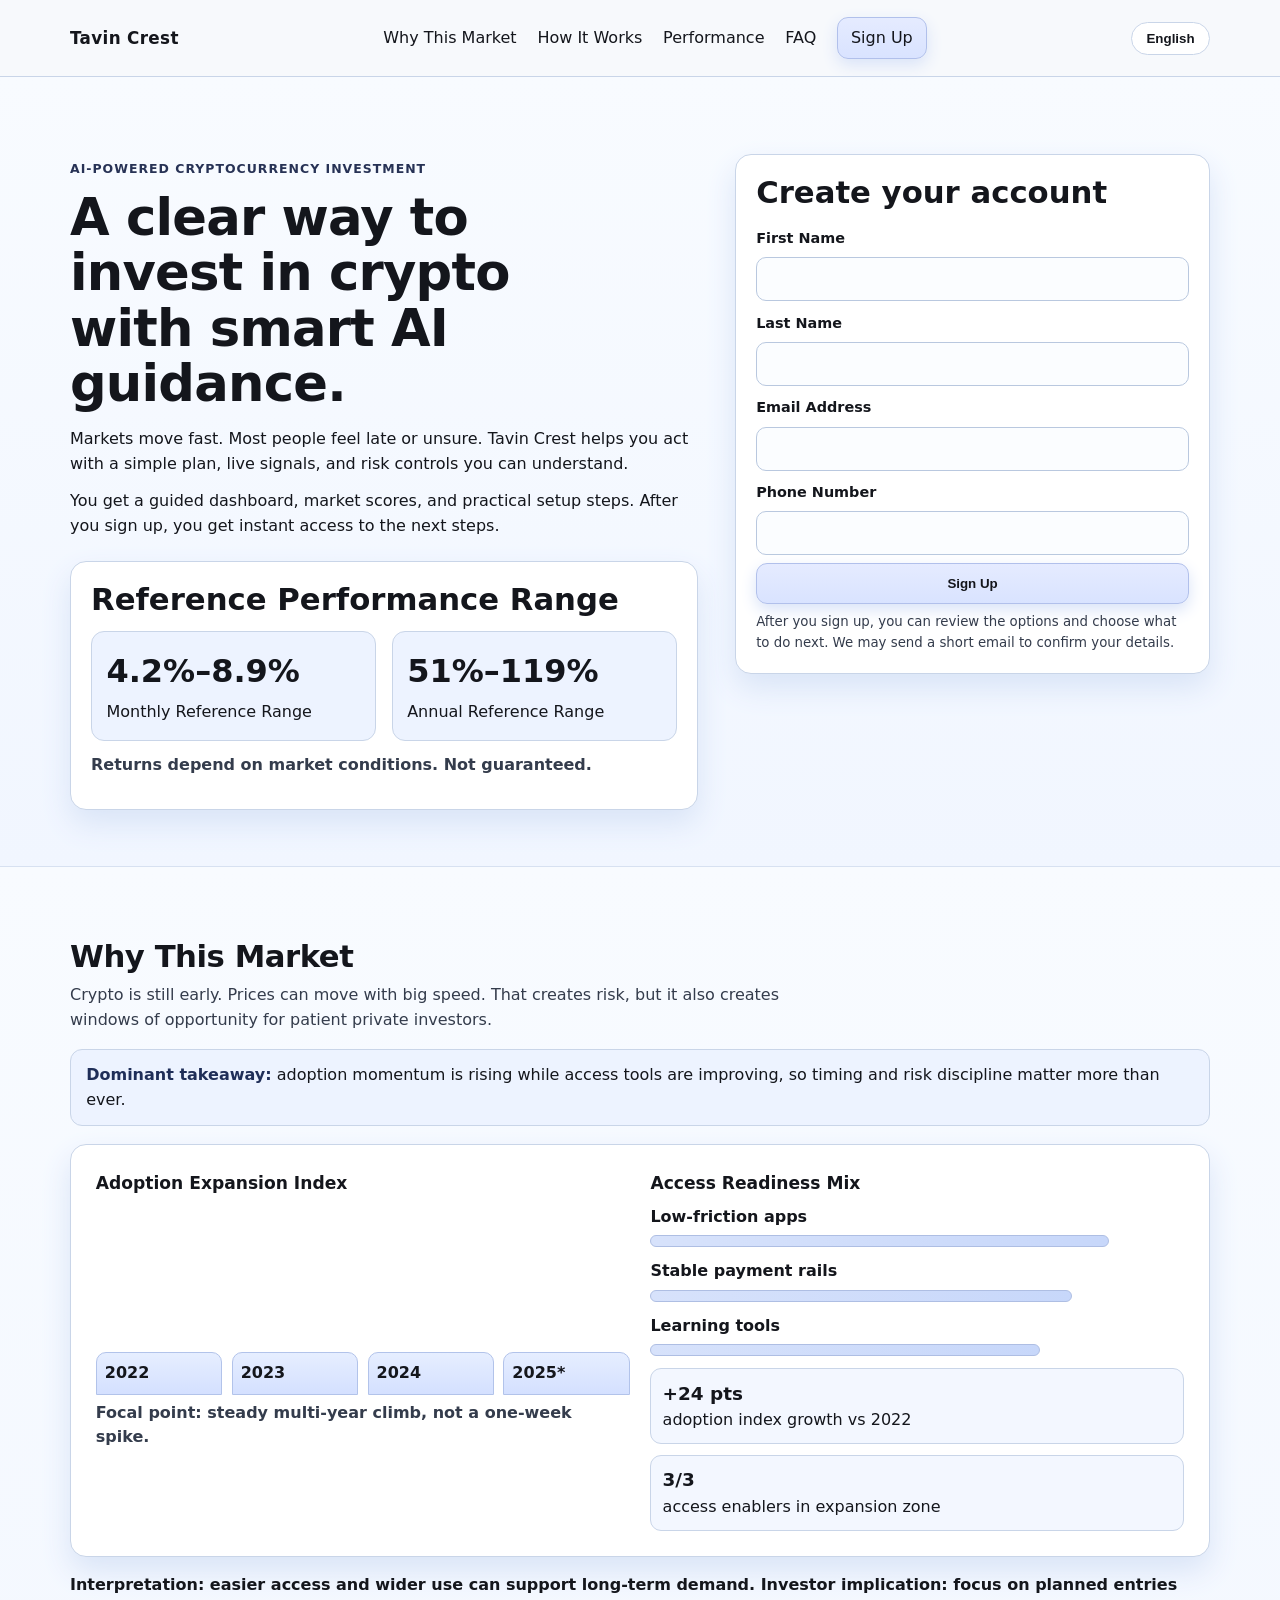
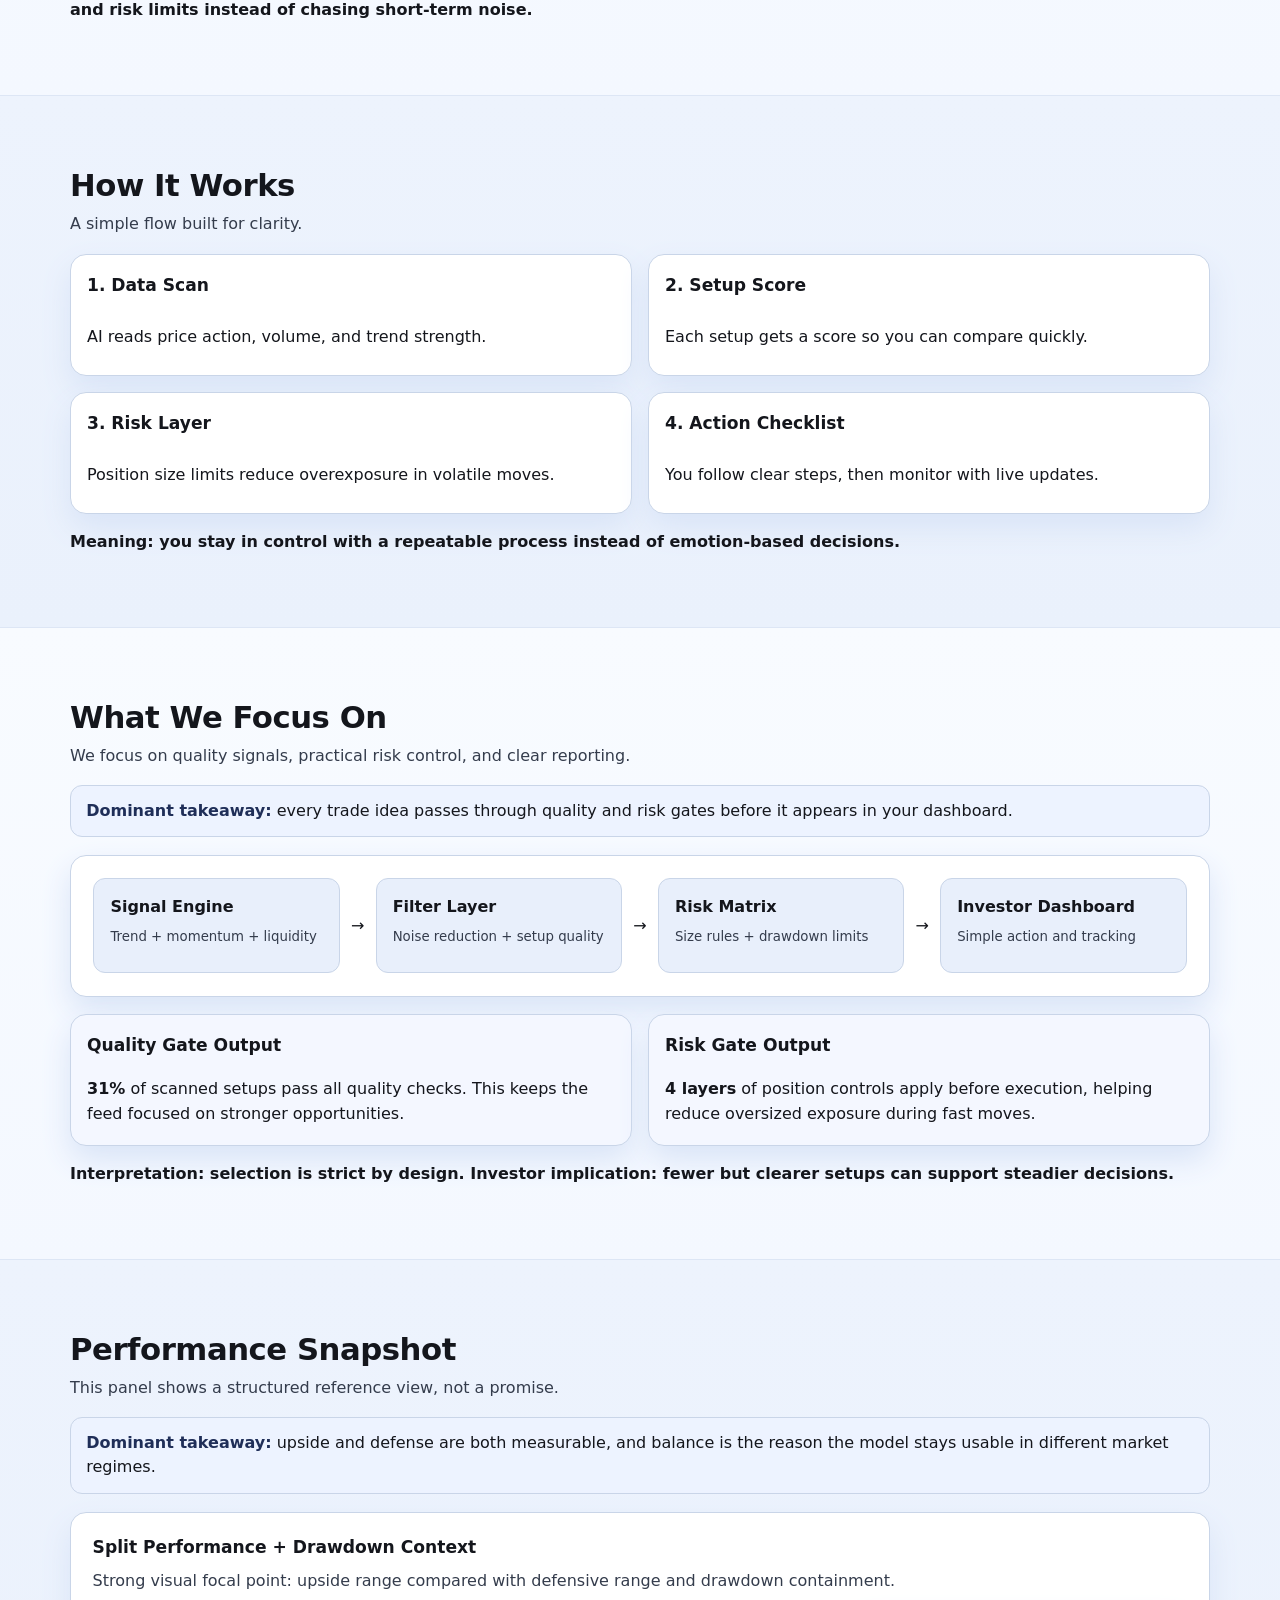
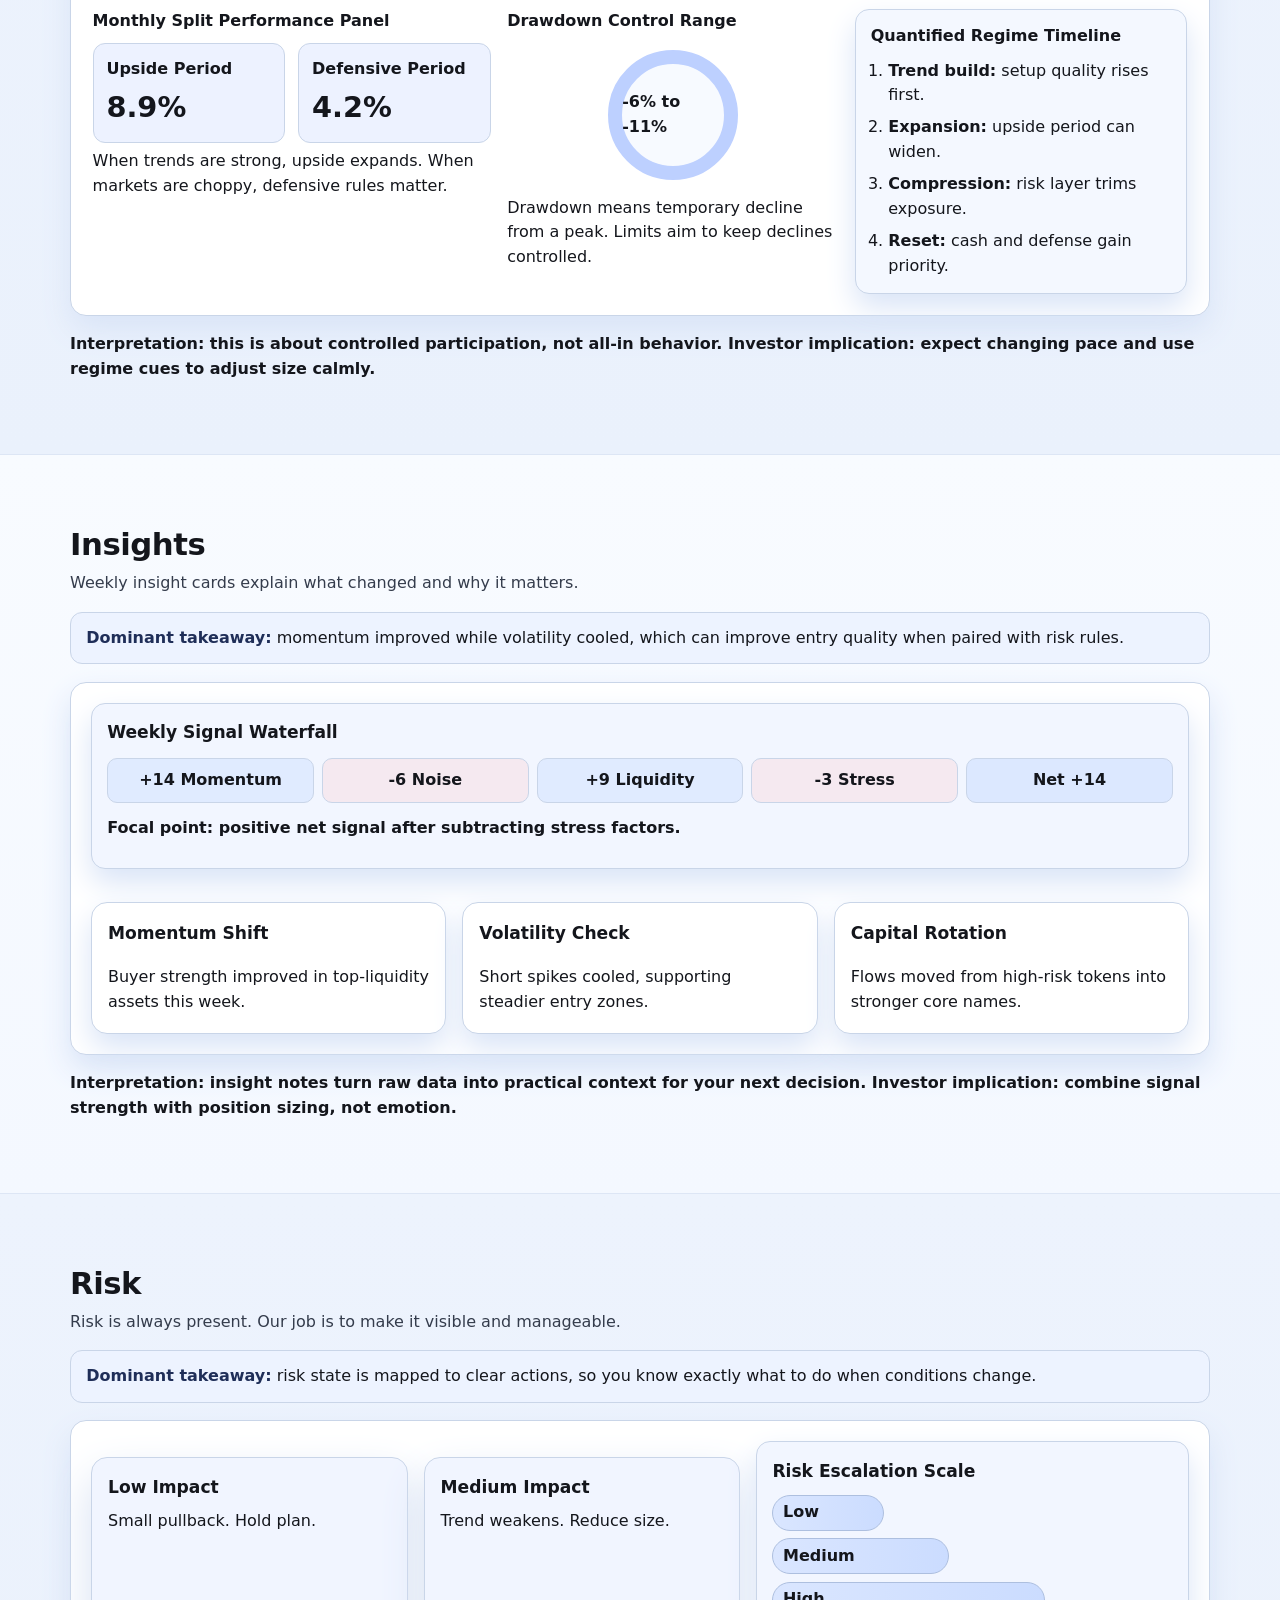
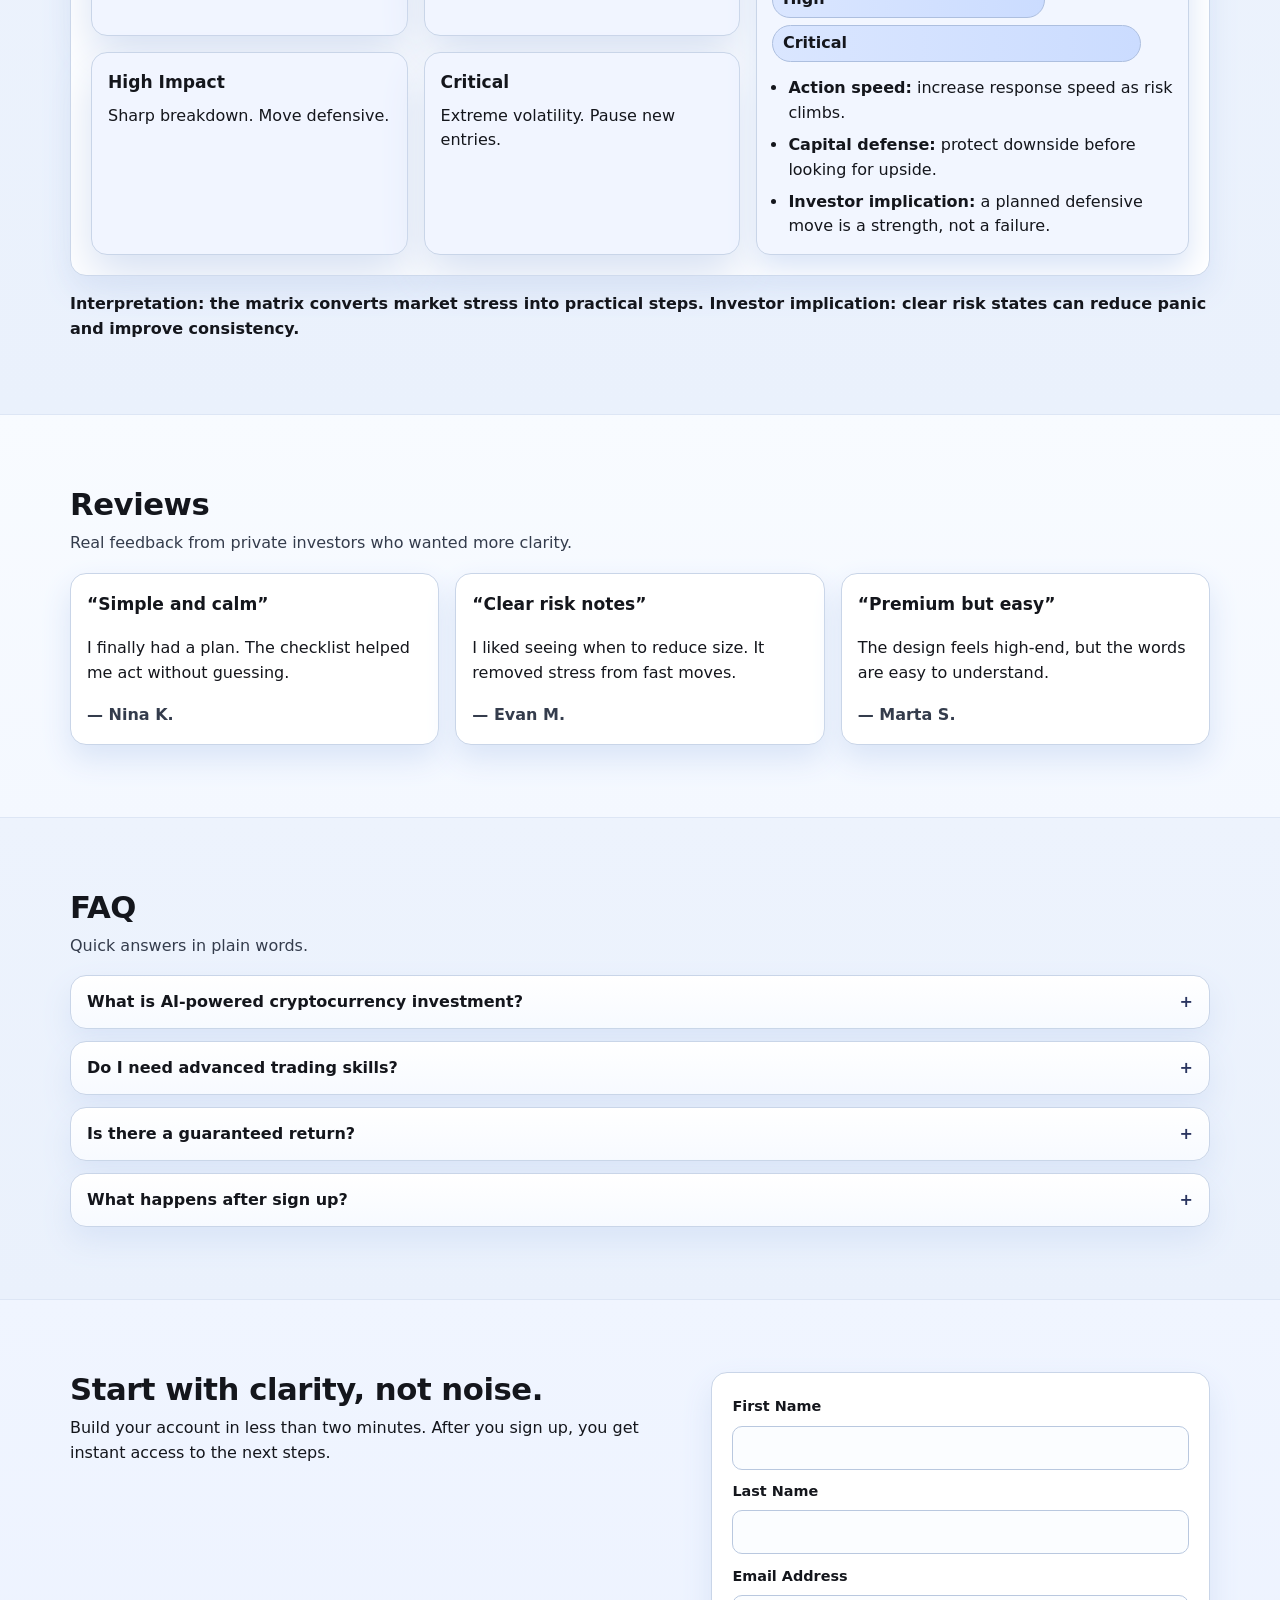
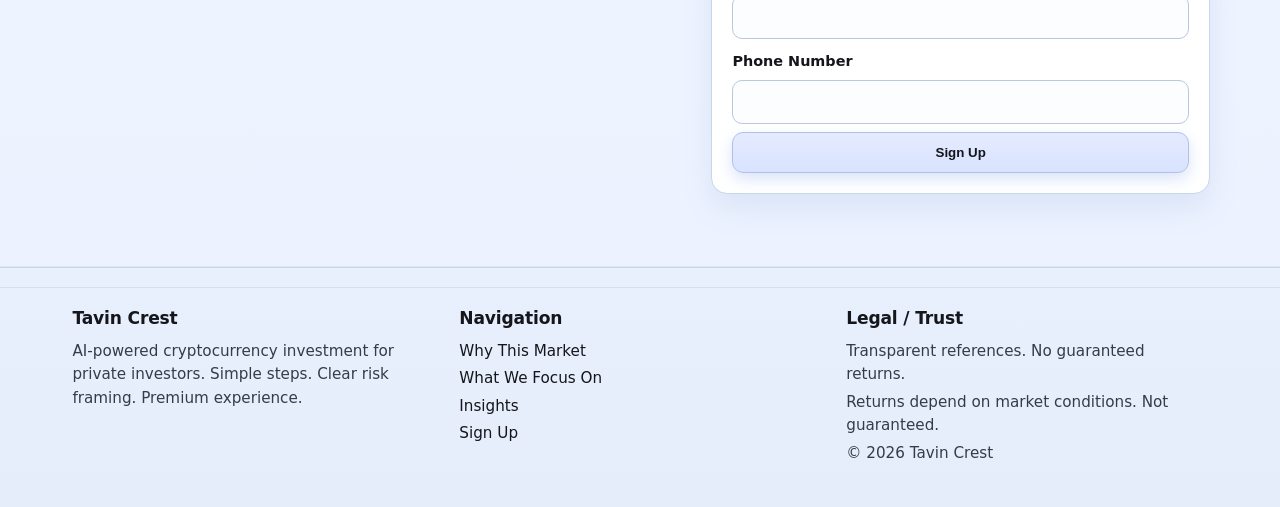
<file: index.html>
<!doctype html>
<html lang="en">
<head>
  <meta charset="UTF-8" />
  <meta name="viewport" content="width=device-width, initial-scale=1.0" />
  <title>Tavin Crest | AI-Powered Cryptocurrency Investment Platform</title>
  <meta name="description" content="Discover a clear, premium way to explore AI-powered cryptocurrency investment with simple steps, risk controls, and transparent performance references." />
  <link rel="canonical" href="https://tavincrest.com/" />
  <link rel="alternate" hreflang="x-default" href="https://tavincrest.com/" />
  <link rel="alternate" hreflang="de" href="https://tavincrest.com/de/" />
  <link rel="alternate" hreflang="fr" href="https://tavincrest.com/fr/" />
  <link rel="alternate" hreflang="es" href="https://tavincrest.com/es/" />
  <link rel="alternate" hreflang="it" href="https://tavincrest.com/it/" />
  <link rel="alternate" hreflang="tr" href="https://tavincrest.com/tr/" />
  <link rel="alternate" hreflang="pt" href="https://tavincrest.com/pt/" />
  <link rel="alternate" hreflang="jp" href="https://tavincrest.com/jp/" />
  <link rel="alternate" hreflang="sk" href="https://tavincrest.com/sk/" />
  <link rel="alternate" hreflang="be" href="https://tavincrest.com/be/" />
  <meta property="og:type" content="website" />
  <meta property="og:title" content="Tavin Crest | AI-Powered Cryptocurrency Investment Platform" />
  <meta property="og:description" content="Discover a clear, premium way to explore AI-powered cryptocurrency investment with simple steps, risk controls, and transparent performance references." />
  <meta property="og:url" content="https://tavincrest.com/" />
  <meta property="og:site_name" content="Tavin Crest" />
  <meta name="twitter:card" content="summary_large_image" />
  <meta name="twitter:title" content="Tavin Crest | AI-Powered Cryptocurrency Investment Platform" />
  <meta name="twitter:description" content="Discover a clear, premium way to explore AI-powered cryptocurrency investment with simple steps, risk controls, and transparent performance references." />
  <link rel="stylesheet" href="/assets/style.css" />
  <script type="application/ld+json">{"@context":"https://schema.org","@type":"Organization","name":"Tavin Crest","url":"https://tavincrest.com","logo":"https://tavincrest.com/assets/logo-mark.png"}</script>
  <script type="application/ld+json">{"@context":"https://schema.org","@type":"WebSite","name":"Tavin Crest","url":"https://tavincrest.com"}</script>
  <script type="application/ld+json">{"@context":"https://schema.org","@type":"FAQPage","mainEntity":[
      {"@type":"Question","name":"What is Tavin Crest?","acceptedAnswer":{"@type":"Answer","text":"Tavin Crest is an AI-powered cryptocurrency investment platform designed for private investors who want a clear process and transparent data."}},
      {"@type":"Question","name":"How does the AI help?","acceptedAnswer":{"@type":"Answer","text":"The AI scans market data, scores setup quality, and highlights where risk and momentum are balanced in simple terms."}},
      {"@type":"Question","name":"Are returns guaranteed?","acceptedAnswer":{"@type":"Answer","text":"No. Returns depend on market conditions. Not guaranteed."}},
      {"@type":"Question","name":"What happens after I sign up?","acceptedAnswer":{"@type":"Answer","text":"After you sign up, you will see a clear setup checklist and can review the options and choose what to do next."}}
    ]}</script>
  <script type="application/ld+json">{"@context":"https://schema.org","@type":"Review","itemReviewed":{"@type":"Service","name":"Tavin Crest Platform"},"author":{"@type":"Person","name":"Evan M."},"reviewRating":{"@type":"Rating","ratingValue":"5","bestRating":"5"},"reviewBody":"The setup was clear, the dashboard was easy to read, and the risk notes helped me make calm decisions."}</script>
</head>
<body>
  <header class="site-header">
    <div class="container nav-wrap">
      <a href="/" class="brand">Tavin Crest</a>
      <nav class="desktop-nav" aria-label="Primary">
        <a href="#why">Why This Market</a><a href="#how">How It Works</a><a href="#snapshot">Performance</a><a href="#faq">FAQ</a><a href="#signup" class="btn btn-small">Sign Up</a>
      </nav>
      <div class="lang-switcher">
        <button class="lang-current" aria-haspopup="true" aria-expanded="false">English</button>
        <div class="lang-dropdown">
            <ul class="lang-list" role="menu" aria-label="Choose language">
              <li><a href="/" role="menuitem"><span class="flag">🇬🇧</span><span>English</span></a></li>
              <li><a href="/de/" role="menuitem"><span class="flag">🇩🇪</span><span>Deutsch</span></a></li>
              <li><a href="/fr/" role="menuitem"><span class="flag">🇫🇷</span><span>Français</span></a></li>
              <li><a href="/es/" role="menuitem"><span class="flag">🇪🇸</span><span>Español</span></a></li>
              <li><a href="/it/" role="menuitem"><span class="flag">🇮🇹</span><span>Italiano</span></a></li>
              <li><a href="/tr/" role="menuitem"><span class="flag">🇹🇷</span><span>Türkçe</span></a></li>
              <li><a href="/pt/" role="menuitem"><span class="flag">🇵🇹</span><span>Português</span></a></li>
              <li><a href="/jp/" role="menuitem"><span class="flag">🇯🇵</span><span>日本語</span></a></li>
              <li><a href="/sk/" role="menuitem"><span class="flag-sk" aria-hidden="true"><svg viewBox="0 0 32 24" xmlns="http://www.w3.org/2000/svg"><rect width="32" height="8" fill="#ffffff"/><rect y="8" width="32" height="8" fill="#0b4ea2"/><rect y="16" width="32" height="8" fill="#d7141a"/><path d="M10 4.5c3.8 0 6.9 2.9 6.9 6.6v4.1c0 2.4-2.3 4.3-4.9 4.3S7 17.6 7 15.2v-4.1c0-3.7 3.1-6.6 6.9-6.6z" fill="#ffffff" stroke="#0b4ea2" stroke-width="0.5"/><path d="M9.1 8.2h5.8v2H9.1zm1.9-2.1h2v6.2h-2z" fill="#d7141a"/><path d="M8.7 14.8h6.6l-3.3 3.3z" fill="#0b4ea2"/></svg></span><span>Slovenčina</span></a></li>
              <li><a href="/be/" role="menuitem"><span class="flag">🇧🇾</span><span>Беларуская</span></a></li>
            </ul>
        </div>
      </div>
      <button class="menu-toggle" aria-label="Open menu" aria-expanded="false" aria-controls="mobile-drawer">☰</button>
    </div>
  </header>

  <div class="menu-backdrop" hidden></div>
  <aside id="mobile-drawer" class="mobile-drawer" aria-hidden="true">
    <button class="menu-close" aria-label="Close menu">✕</button>
    <nav aria-label="Mobile">
      <a href="#why">Why This Market</a>
      <a href="#how">How It Works</a>
      <a href="#focus">What We Focus On</a>
      <a href="#snapshot">Performance Snapshot</a>
      <a href="#insights">Insights</a>
      <a href="#risk">Risk</a>
      <a href="#reviews">Reviews</a>
      <a href="#faq">FAQ</a>
      <a href="#signup" class="btn">Sign Up</a>
    </nav>
  </aside>

  <main>
    <section class="hero">
      <div class="container hero-grid">
        <div>
          <p class="eyebrow">AI-Powered Cryptocurrency Investment</p>
          <h1>A clear way to invest in crypto with smart AI guidance.</h1>
          <p>Markets move fast. Most people feel late or unsure. Tavin Crest helps you act with a simple plan, live signals, and risk controls you can understand.</p>
          <p>You get a guided dashboard, market scores, and practical setup steps. After you sign up, you get instant access to the next steps.</p>
          <div class="perf-panel">
            <h2>Reference Performance Range</h2>
            <div class="range-grid">
              <div><span class="big">4.2%–8.9%</span><span>Monthly Reference Range</span></div>
              <div><span class="big">51%–119%</span><span>Annual Reference Range</span></div>
            </div>
            <p>Returns depend on market conditions. Not guaranteed.</p>
          </div>
        </div>
        <form class="form-card" id="signup">
          <h2>Create your account</h2>
          <label for="first">First Name</label>
          <input id="first" name="first" type="text" required />
          <label for="last">Last Name</label>
          <input id="last" name="last" type="text" required />
          <label for="email">Email Address</label>
          <input id="email" name="email" type="email" required />
          <label for="phone">Phone Number</label>
          <input id="phone" name="phone" type="tel" required />
          <button class="btn" type="submit">Sign Up</button>
          <small>After you sign up, you can review the options and choose what to do next. We may send a short email to confirm your details.</small>
        </form>
      </div>
    </section>

        <section id="why" class="section">
      <div class="container">
        <h2>Why This Market</h2>
        <p>Crypto is still early. Prices can move with big speed. That creates risk, but it also creates windows of opportunity for patient private investors.</p>
        <div class="data-takeaway">
          <strong>Dominant takeaway:</strong> adoption momentum is rising while access tools are improving, so timing and risk discipline matter more than ever.
        </div>
        <div class="visual-large split-bars feature-panel">
          <div class="bar-col">
            <h3>Adoption Expansion Index</h3>
            <div class="vbar"><span style="height:36%">2022</span><span style="height:54%">2023</span><span style="height:71%">2024</span><span style="height:88%">2025*</span></div>
            <p class="panel-note">Focal point: steady multi-year climb, not a one-week spike.</p>
          </div>
          <div class="bar-col">
            <h3>Access Readiness Mix</h3>
            <div class="hbars">
              <div><strong>Low-friction apps</strong><i style="width:86%"></i></div>
              <div><strong>Stable payment rails</strong><i style="width:79%"></i></div>
              <div><strong>Learning tools</strong><i style="width:73%"></i></div>
            </div>
            <div class="metric-list">
              <div><b>+24 pts</b><span>adoption index growth vs 2022</span></div>
              <div><b>3/3</b><span>access enablers in expansion zone</span></div>
            </div>
          </div>
        </div>
        <p class="meaning">Interpretation: easier access and wider use can support long-term demand. Investor implication: focus on planned entries and risk limits instead of chasing short-term noise.</p>
      </div>
    </section>

    <section id="how" class="section alt">
      <div class="container">
        <h2>How It Works</h2>
        <p>A simple flow built for clarity.</p>
        <div class="cards four">
          <article><h3>1. Data Scan</h3><p>AI reads price action, volume, and trend strength.</p></article>
          <article><h3>2. Setup Score</h3><p>Each setup gets a score so you can compare quickly.</p></article>
          <article><h3>3. Risk Layer</h3><p>Position size limits reduce overexposure in volatile moves.</p></article>
          <article><h3>4. Action Checklist</h3><p>You follow clear steps, then monitor with live updates.</p></article>
        </div>
        <p class="meaning">Meaning: you stay in control with a repeatable process instead of emotion-based decisions.</p>
      </div>
    </section>

        <section id="focus" class="section">
      <div class="container">
        <h2>What We Focus On</h2>
        <p>We focus on quality signals, practical risk control, and clear reporting.</p>
        <div class="data-takeaway">
          <strong>Dominant takeaway:</strong> every trade idea passes through quality and risk gates before it appears in your dashboard.
        </div>
        <div class="visual-large architecture feature-panel">
          <div>Signal Engine<br><small>Trend + momentum + liquidity</small></div><span>→</span>
          <div>Filter Layer<br><small>Noise reduction + setup quality</small></div><span>→</span>
          <div>Risk Matrix<br><small>Size rules + drawdown limits</small></div><span>→</span>
          <div>Investor Dashboard<br><small>Simple action and tracking</small></div>
        </div>
        <div class="cards two detail-cards">
          <article><h3>Quality Gate Output</h3><p><b>31%</b> of scanned setups pass all quality checks. This keeps the feed focused on stronger opportunities.</p></article>
          <article><h3>Risk Gate Output</h3><p><b>4 layers</b> of position controls apply before execution, helping reduce oversized exposure during fast moves.</p></article>
        </div>
        <p class="meaning">Interpretation: selection is strict by design. Investor implication: fewer but clearer setups can support steadier decisions.</p>
      </div>
    </section>

        <section id="snapshot" class="section alt">
      <div class="container">
        <h2>Performance Snapshot</h2>
        <p>This panel shows a structured reference view, not a promise.</p>
        <div class="data-takeaway">
          <strong>Dominant takeaway:</strong> upside and defense are both measurable, and balance is the reason the model stays usable in different market regimes.
        </div>
        <div class="visual-large performance-feature">
          <div class="feature-head">
            <h3>Split Performance + Drawdown Context</h3>
            <p>Strong visual focal point: upside range compared with defensive range and drawdown containment.</p>
          </div>
          <div class="feature-grid">
            <article class="kpi"><h4>Monthly Split Performance Panel</h4><div class="dual"><div><b>Upside Period</b><strong>8.9%</strong></div><div><b>Defensive Period</b><strong>4.2%</strong></div></div><p>When trends are strong, upside expands. When markets are choppy, defensive rules matter.</p></article>
            <article class="kpi"><h4>Drawdown Control Range</h4><div class="ring-wrap"><div class="ring">-6% to -11%</div></div><p>Drawdown means temporary decline from a peak. Limits aim to keep declines controlled.</p></article>
            <article class="timeline"><h4>Quantified Regime Timeline</h4><ol><li><b>Trend build:</b> setup quality rises first.</li><li><b>Expansion:</b> upside period can widen.</li><li><b>Compression:</b> risk layer trims exposure.</li><li><b>Reset:</b> cash and defense gain priority.</li></ol></article>
          </div>
        </div>
        <p class="meaning">Interpretation: this is about controlled participation, not all-in behavior. Investor implication: expect changing pace and use regime cues to adjust size calmly.</p>
      </div>
    </section>

        <section id="insights" class="section">
      <div class="container">
        <h2>Insights</h2>
        <p>Weekly insight cards explain what changed and why it matters.</p>
        <div class="data-takeaway">
          <strong>Dominant takeaway:</strong> momentum improved while volatility cooled, which can improve entry quality when paired with risk rules.
        </div>
        <div class="visual-large insights-mix">
          <div class="waterfall">
            <h3>Weekly Signal Waterfall</h3>
            <div class="flow"><span class="pos">+14 Momentum</span><span class="neg">-6 Noise</span><span class="pos">+9 Liquidity</span><span class="neg">-3 Stress</span><span class="net">Net +14</span></div>
            <p class="panel-note">Focal point: positive net signal after subtracting stress factors.</p>
          </div>
          <div class="cards three">
            <article><h3>Momentum Shift</h3><p>Buyer strength improved in top-liquidity assets this week.</p></article>
            <article><h3>Volatility Check</h3><p>Short spikes cooled, supporting steadier entry zones.</p></article>
            <article><h3>Capital Rotation</h3><p>Flows moved from high-risk tokens into stronger core names.</p></article>
          </div>
        </div>
        <p class="meaning">Interpretation: insight notes turn raw data into practical context for your next decision. Investor implication: combine signal strength with position sizing, not emotion.</p>
      </div>
    </section>

        <section id="risk" class="section alt">
      <div class="container">
        <h2>Risk</h2>
        <p>Risk is always present. Our job is to make it visible and manageable.</p>
        <div class="data-takeaway">
          <strong>Dominant takeaway:</strong> risk state is mapped to clear actions, so you know exactly what to do when conditions change.
        </div>
        <div class="visual-large risk-feature">
          <div class="risk-matrix">
            <div><h3>Low Impact</h3><p>Small pullback. Hold plan.</p></div>
            <div><h3>Medium Impact</h3><p>Trend weakens. Reduce size.</p></div>
            <div><h3>High Impact</h3><p>Sharp breakdown. Move defensive.</p></div>
            <div><h3>Critical</h3><p>Extreme volatility. Pause new entries.</p></div>
          </div>
          <div class="risk-side">
            <h3>Risk Escalation Scale</h3>
            <div class="scale"><span style="width:28%">Low</span><span style="width:44%">Medium</span><span style="width:68%">High</span><span style="width:92%">Critical</span></div>
            <ul>
              <li><b>Action speed:</b> increase response speed as risk climbs.</li>
              <li><b>Capital defense:</b> protect downside before looking for upside.</li>
              <li><b>Investor implication:</b> a planned defensive move is a strength, not a failure.</li>
            </ul>
          </div>
        </div>
        <p class="meaning">Interpretation: the matrix converts market stress into practical steps. Investor implication: clear risk states can reduce panic and improve consistency.</p>
      </div>
    </section>

    <section id="reviews" class="section">
      <div class="container">
        <h2>Reviews</h2>
        <p>Real feedback from private investors who wanted more clarity.</p>
        <div class="cards three">
          <article><h3>“Simple and calm”</h3><p>I finally had a plan. The checklist helped me act without guessing.</p><span>— Nina K.</span></article>
          <article><h3>“Clear risk notes”</h3><p>I liked seeing when to reduce size. It removed stress from fast moves.</p><span>— Evan M.</span></article>
          <article><h3>“Premium but easy”</h3><p>The design feels high-end, but the words are easy to understand.</p><span>— Marta S.</span></article>
        </div>
      </div>
    </section>

    <section id="faq" class="section alt">
      <div class="container">
        <h2>FAQ</h2>
        <p>Quick answers in plain words.</p>
        <div class="faq-list">
          <details><summary>What is AI-powered cryptocurrency investment?</summary><p>It means software scans market data and helps rank opportunities. You still decide what to do.</p></details>
          <details><summary>Do I need advanced trading skills?</summary><p>No. The platform is built for regular private investors with clear steps and simple wording.</p></details>
          <details><summary>Is there a guaranteed return?</summary><p>No. Returns depend on market conditions. Not guaranteed.</p></details>
          <details><summary>What happens after sign up?</summary><p>After you sign up, you will see a clear setup checklist.</p></details>
        </div>
      </div>
    </section>

    <section class="section final-cta">
      <div class="container cta-grid">
        <div>
          <h2>Start with clarity, not noise.</h2>
          <p>Build your account in less than two minutes. After you sign up, you get instant access to the next steps.</p>
        </div>
        <form class="form-card compact">
          <label for="first2">First Name</label><input id="first2" type="text" required>
          <label for="last2">Last Name</label><input id="last2" type="text" required>
          <label for="email2">Email Address</label><input id="email2" type="email" required>
          <label for="phone2">Phone Number</label><input id="phone2" type="tel" required>
          <button class="btn" type="submit">Sign Up</button>
        </form>
      </div>
    </section>
  </main>

  <footer class="site-footer">
    <div class="container footer-grid">
      <div><h3>Tavin Crest</h3><p>AI-powered cryptocurrency investment for private investors. Simple steps. Clear risk framing. Premium experience.</p></div>
      <div><h3>Navigation</h3><a href="#why">Why This Market</a><a href="#focus">What We Focus On</a><a href="#insights">Insights</a><a href="#signup">Sign Up</a></div>
      <div><h3>Legal / Trust</h3><p>Transparent references. No guaranteed returns.</p><p>Returns depend on market conditions. Not guaranteed.</p><p>© 2026 Tavin Crest</p></div>
    </div>
  </footer>
  <script src="/assets/app.js" defer></script>
</body>
</html>
</file>
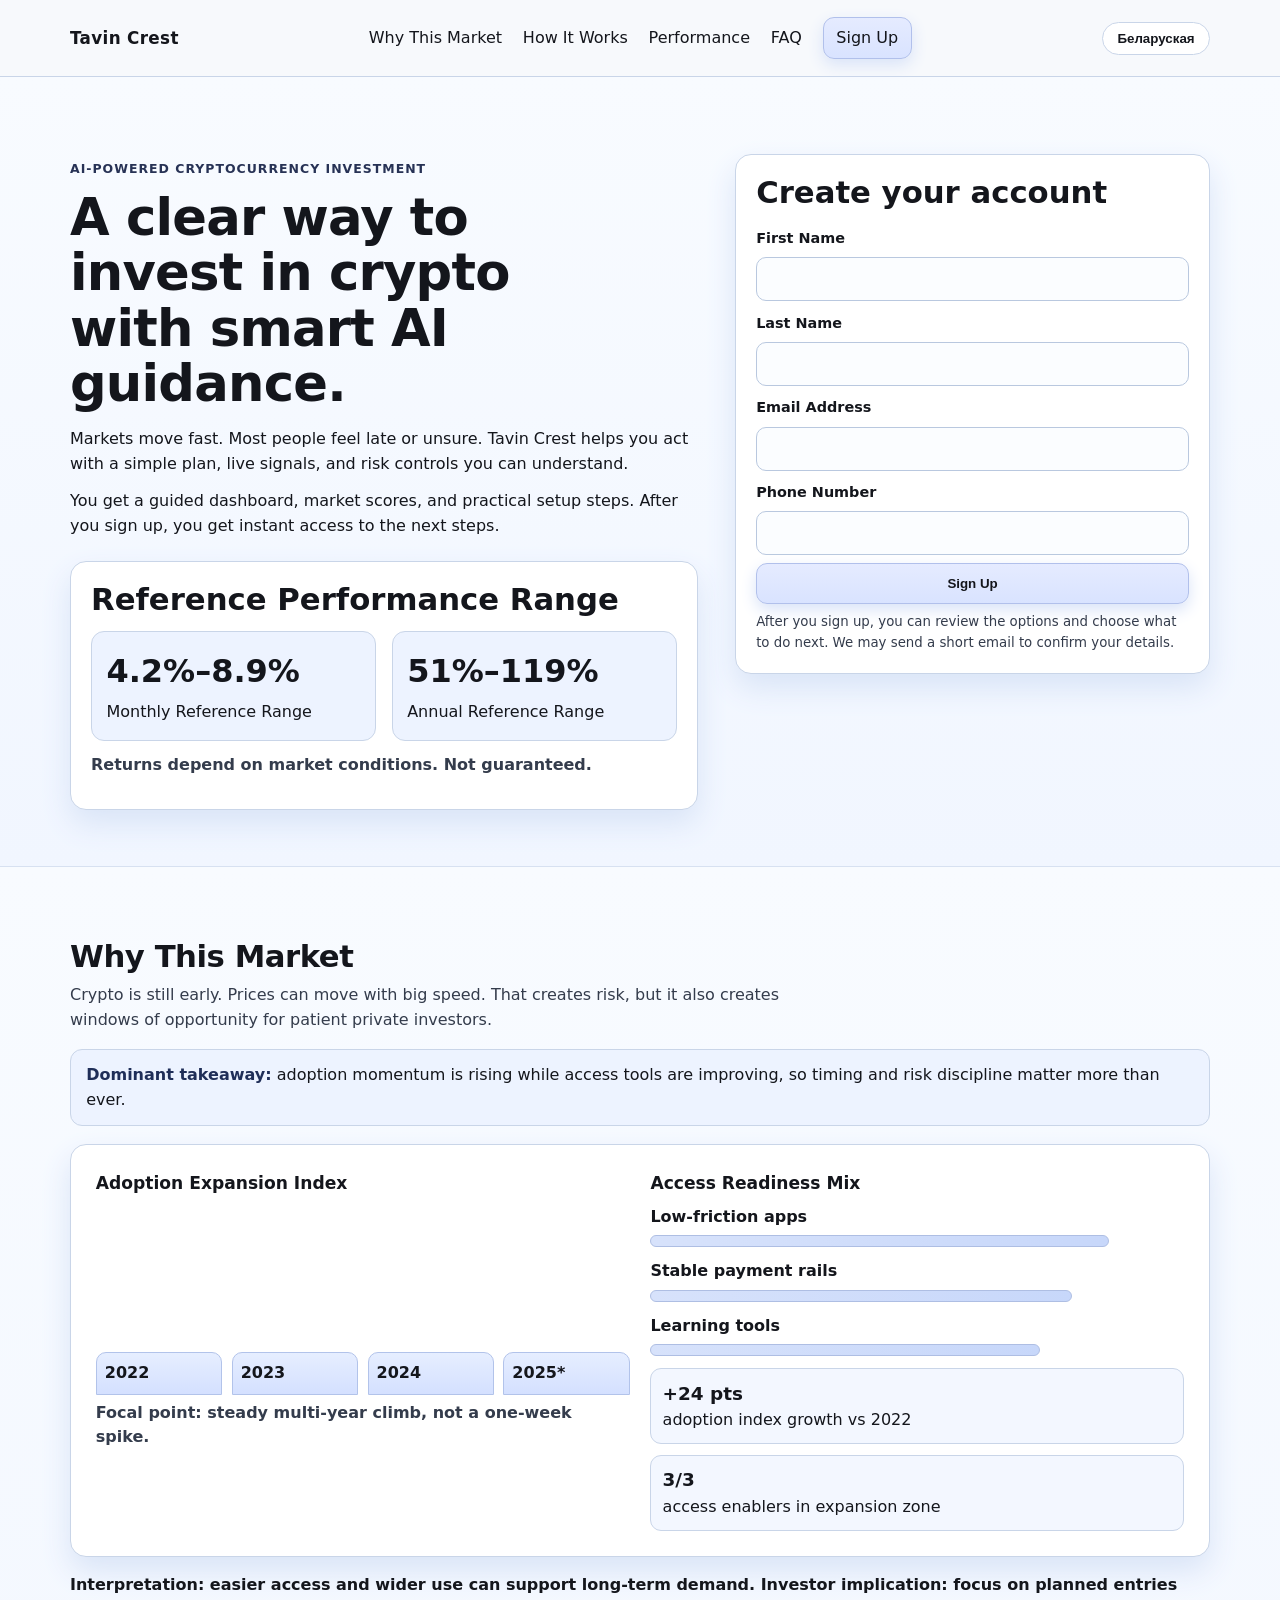
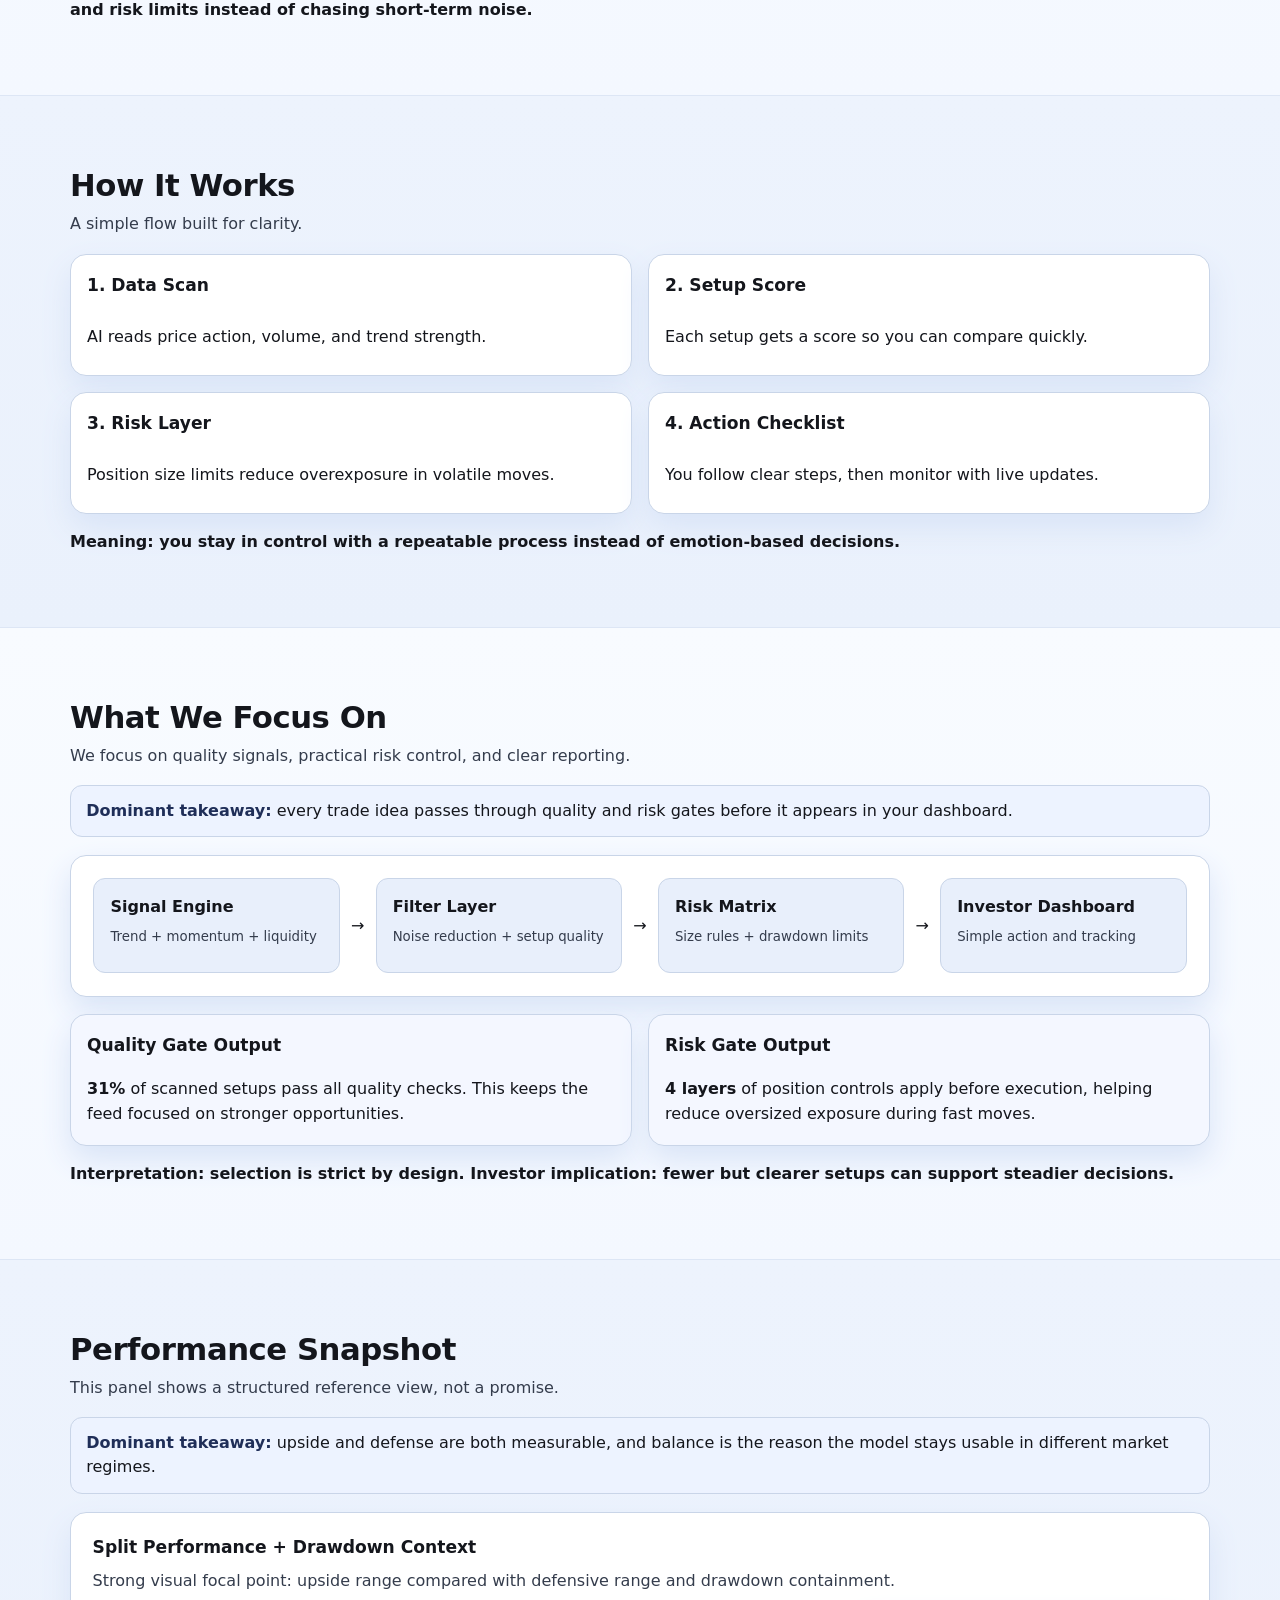
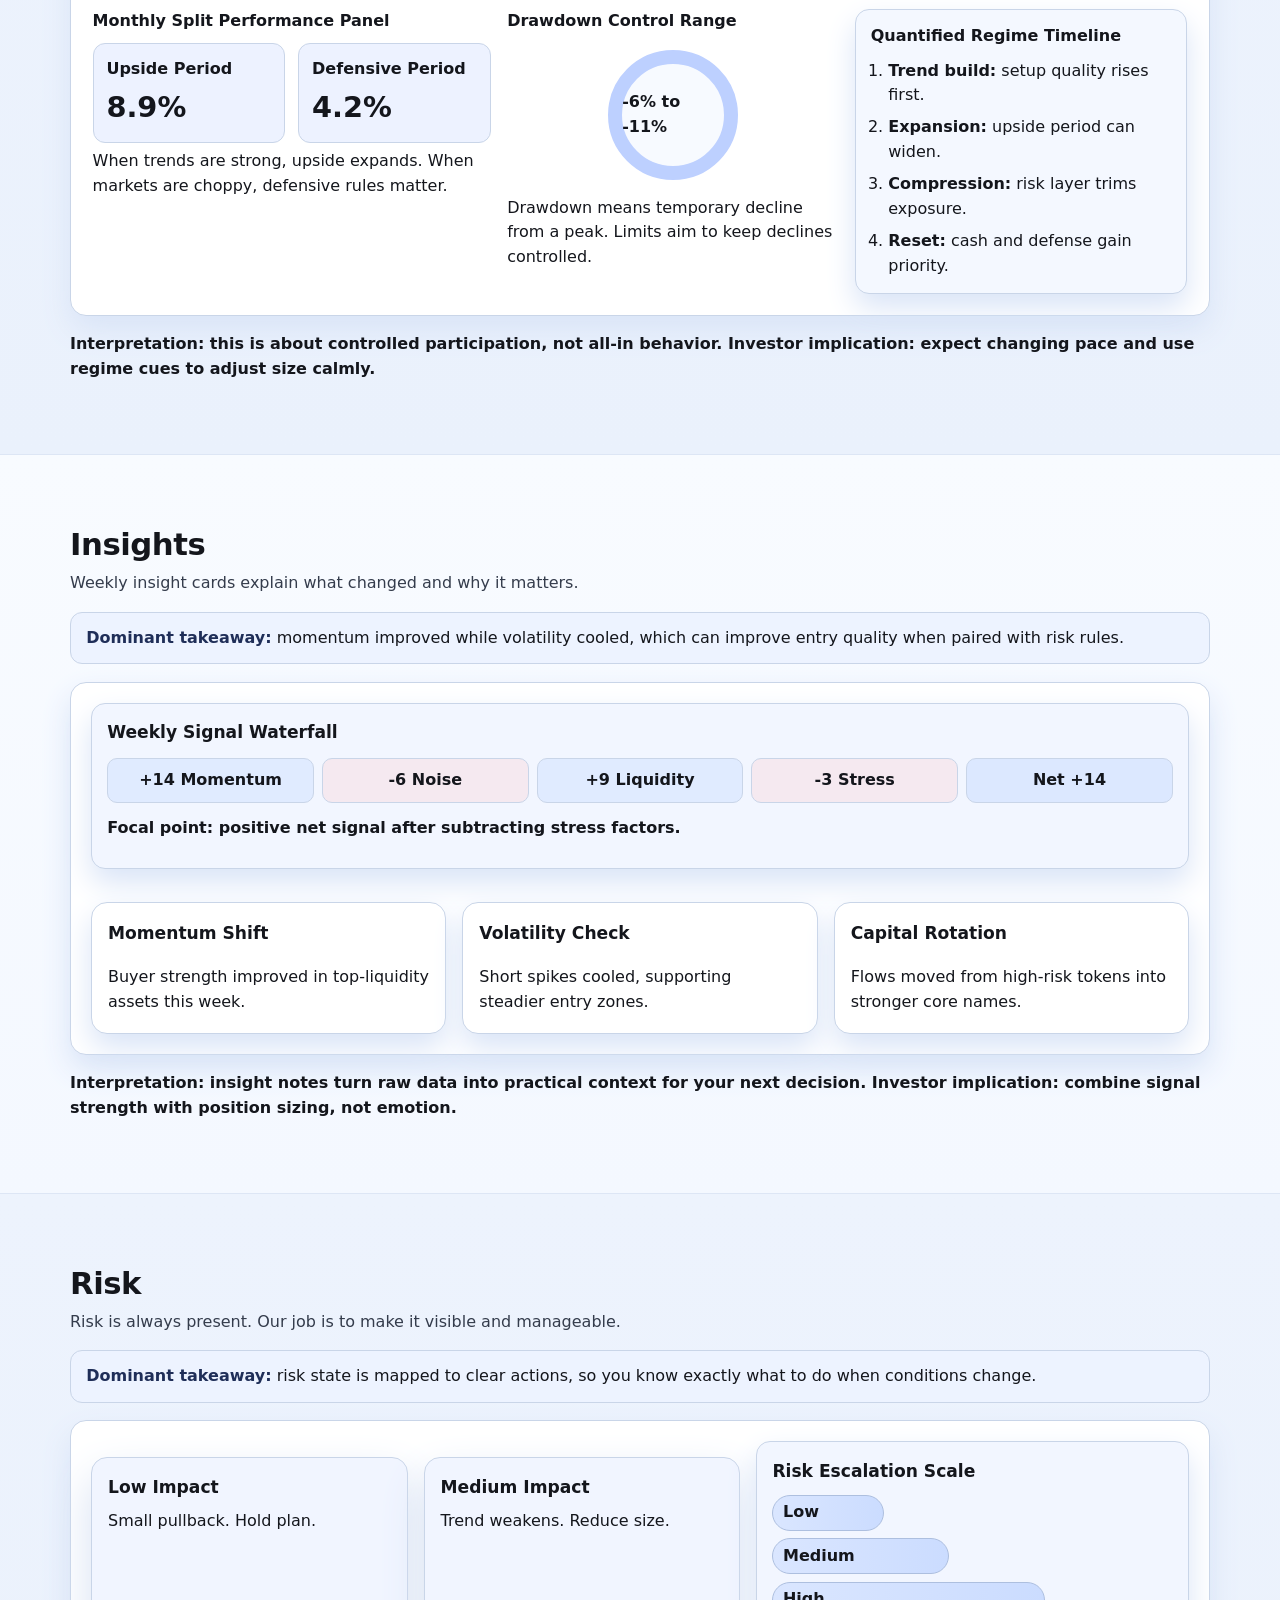
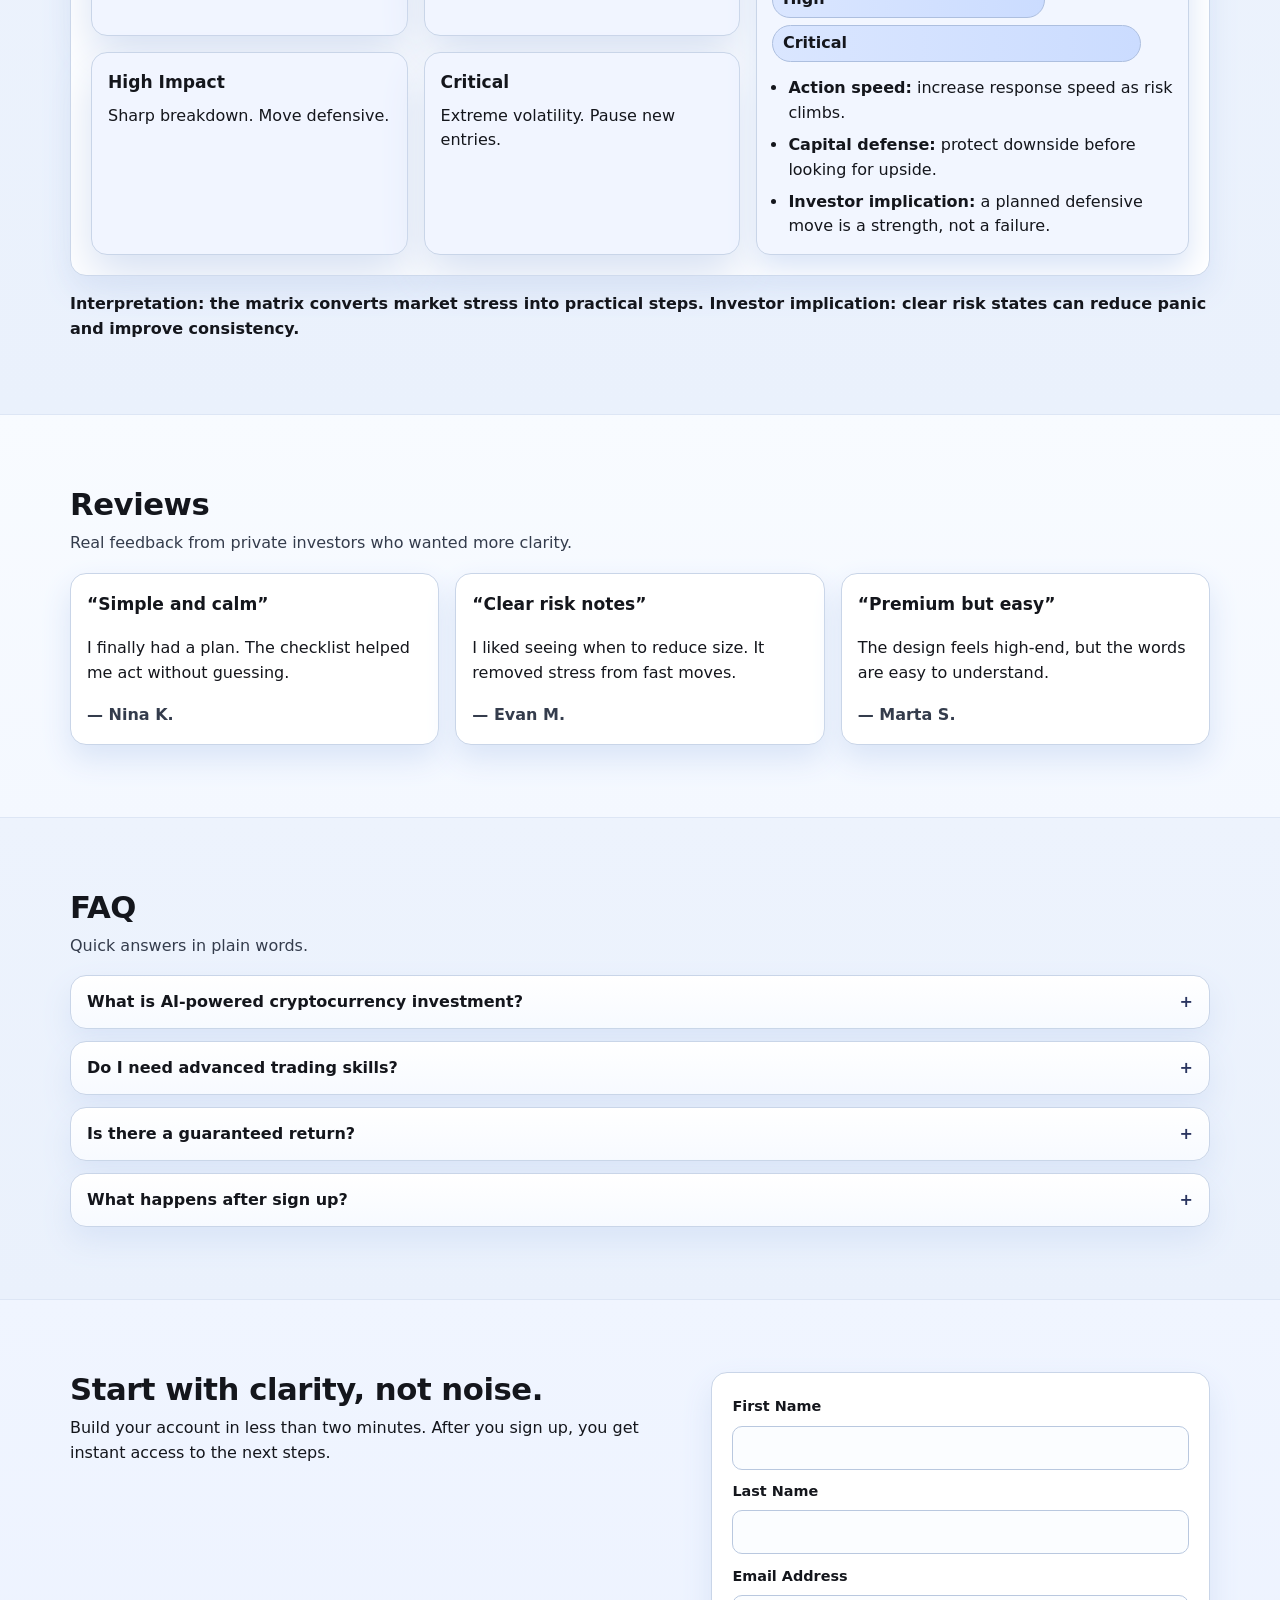
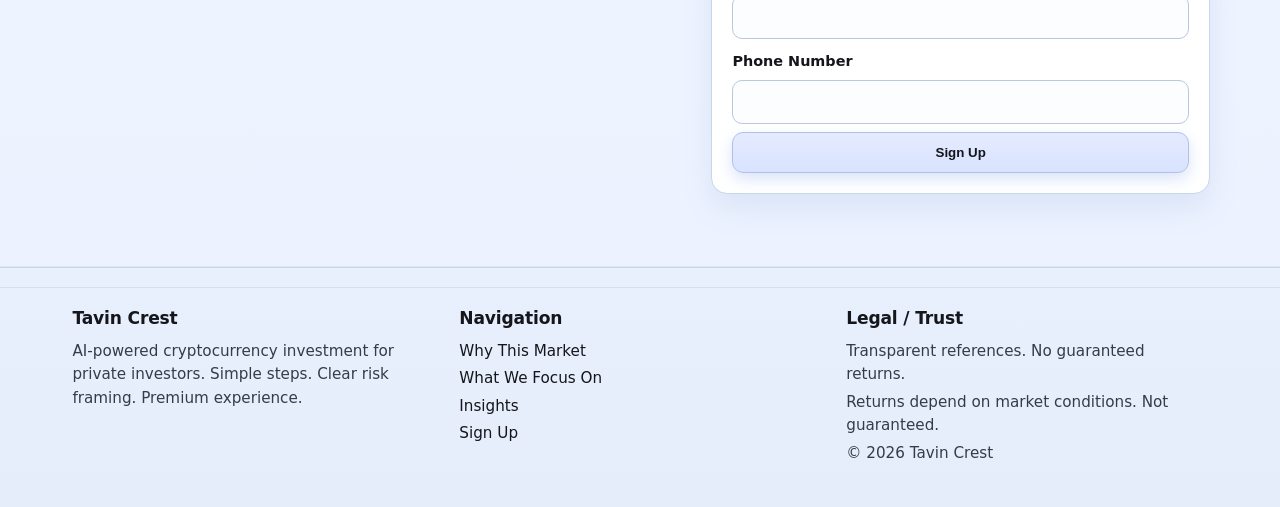
<file: be/index.html>
<!doctype html>
<html lang="en">
<head>
  <meta charset="UTF-8" />
  <meta name="viewport" content="width=device-width, initial-scale=1.0" />
  <title>Tavin Crest BE | AI-Powered Cryptocurrency Investment</title>
  <meta name="description" content="Review AI-powered cryptocurrency investment with Tavin Crest, including clear setup steps and structured performance snapshots." />
  <link rel="canonical" href="https://tavincrest.com/be/" />
  <link rel="alternate" hreflang="x-default" href="https://tavincrest.com/" />
  <link rel="alternate" hreflang="de" href="https://tavincrest.com/de/" />
  <link rel="alternate" hreflang="fr" href="https://tavincrest.com/fr/" />
  <link rel="alternate" hreflang="es" href="https://tavincrest.com/es/" />
  <link rel="alternate" hreflang="it" href="https://tavincrest.com/it/" />
  <link rel="alternate" hreflang="tr" href="https://tavincrest.com/tr/" />
  <link rel="alternate" hreflang="pt" href="https://tavincrest.com/pt/" />
  <link rel="alternate" hreflang="jp" href="https://tavincrest.com/jp/" />
  <link rel="alternate" hreflang="sk" href="https://tavincrest.com/sk/" />
  <link rel="alternate" hreflang="be" href="https://tavincrest.com/be/" />
  <meta property="og:type" content="website" />
  <meta property="og:title" content="Tavin Crest BE | AI-Powered Cryptocurrency Investment" />
  <meta property="og:description" content="Review AI-powered cryptocurrency investment with Tavin Crest, including clear setup steps and structured performance snapshots." />
  <meta property="og:url" content="https://tavincrest.com/be/" />
  <meta property="og:site_name" content="Tavin Crest" />
  <meta name="twitter:card" content="summary_large_image" />
  <meta name="twitter:title" content="Tavin Crest BE | AI-Powered Cryptocurrency Investment" />
  <meta name="twitter:description" content="Review AI-powered cryptocurrency investment with Tavin Crest, including clear setup steps and structured performance snapshots." />
  <link rel="stylesheet" href="/assets/style.css" />
  <script type="application/ld+json">{"@context":"https://schema.org","@type":"Organization","name":"Tavin Crest","url":"https://tavincrest.com","logo":"https://tavincrest.com/assets/logo-mark.png"}</script>
  <script type="application/ld+json">{"@context":"https://schema.org","@type":"WebSite","name":"Tavin Crest","url":"https://tavincrest.com"}</script>
  <script type="application/ld+json">{"@context":"https://schema.org","@type":"FAQPage","mainEntity":[
      {"@type":"Question","name":"What is Tavin Crest?","acceptedAnswer":{"@type":"Answer","text":"Tavin Crest is an AI-powered cryptocurrency investment platform designed for private investors who want a clear process and transparent data."}},
      {"@type":"Question","name":"How does the AI help?","acceptedAnswer":{"@type":"Answer","text":"The AI scans market data, scores setup quality, and highlights where risk and momentum are balanced in simple terms."}},
      {"@type":"Question","name":"Are returns guaranteed?","acceptedAnswer":{"@type":"Answer","text":"No. Returns depend on market conditions. Not guaranteed."}},
      {"@type":"Question","name":"What happens after I sign up?","acceptedAnswer":{"@type":"Answer","text":"After you sign up, you will see a clear setup checklist and can review the options and choose what to do next."}}
    ]}</script>
  <script type="application/ld+json">{"@context":"https://schema.org","@type":"Review","itemReviewed":{"@type":"Service","name":"Tavin Crest Platform"},"author":{"@type":"Person","name":"Evan M."},"reviewRating":{"@type":"Rating","ratingValue":"5","bestRating":"5"},"reviewBody":"The setup was clear, the dashboard was easy to read, and the risk notes helped me make calm decisions."}</script>
</head>
<body>
  <header class="site-header">
    <div class="container nav-wrap">
      <a href="/be/" class="brand">Tavin Crest</a>
      <nav class="desktop-nav" aria-label="Primary">
        <a href="#why">Why This Market</a><a href="#how">How It Works</a><a href="#snapshot">Performance</a><a href="#faq">FAQ</a><a href="#signup" class="btn btn-small">Sign Up</a>
      </nav>
      <div class="lang-switcher">
        <button class="lang-current" aria-haspopup="true" aria-expanded="false">Беларуская</button>
        <div class="lang-dropdown">
            <ul class="lang-list" role="menu" aria-label="Choose language">
              <li><a href="/" role="menuitem"><span class="flag">🇬🇧</span><span>English</span></a></li>
              <li><a href="/de/" role="menuitem"><span class="flag">🇩🇪</span><span>Deutsch</span></a></li>
              <li><a href="/fr/" role="menuitem"><span class="flag">🇫🇷</span><span>Français</span></a></li>
              <li><a href="/es/" role="menuitem"><span class="flag">🇪🇸</span><span>Español</span></a></li>
              <li><a href="/it/" role="menuitem"><span class="flag">🇮🇹</span><span>Italiano</span></a></li>
              <li><a href="/tr/" role="menuitem"><span class="flag">🇹🇷</span><span>Türkçe</span></a></li>
              <li><a href="/pt/" role="menuitem"><span class="flag">🇵🇹</span><span>Português</span></a></li>
              <li><a href="/jp/" role="menuitem"><span class="flag">🇯🇵</span><span>日本語</span></a></li>
              <li><a href="/sk/" role="menuitem"><span class="flag-sk" aria-hidden="true"><svg viewBox="0 0 32 24" xmlns="http://www.w3.org/2000/svg"><rect width="32" height="8" fill="#ffffff"/><rect y="8" width="32" height="8" fill="#0b4ea2"/><rect y="16" width="32" height="8" fill="#d7141a"/><path d="M10 4.5c3.8 0 6.9 2.9 6.9 6.6v4.1c0 2.4-2.3 4.3-4.9 4.3S7 17.6 7 15.2v-4.1c0-3.7 3.1-6.6 6.9-6.6z" fill="#ffffff" stroke="#0b4ea2" stroke-width="0.5"/><path d="M9.1 8.2h5.8v2H9.1zm1.9-2.1h2v6.2h-2z" fill="#d7141a"/><path d="M8.7 14.8h6.6l-3.3 3.3z" fill="#0b4ea2"/></svg></span><span>Slovenčina</span></a></li>
              <li><a href="/be/" role="menuitem"><span class="flag">🇧🇾</span><span>Беларуская</span></a></li>
            </ul>
        </div>
      </div>
      <button class="menu-toggle" aria-label="Open menu" aria-expanded="false" aria-controls="mobile-drawer">☰</button>
    </div>
  </header>

  <div class="menu-backdrop" hidden></div>
  <aside id="mobile-drawer" class="mobile-drawer" aria-hidden="true">
    <button class="menu-close" aria-label="Close menu">✕</button>
    <nav aria-label="Mobile">
      <a href="#why">Why This Market</a>
      <a href="#how">How It Works</a>
      <a href="#focus">What We Focus On</a>
      <a href="#snapshot">Performance Snapshot</a>
      <a href="#insights">Insights</a>
      <a href="#risk">Risk</a>
      <a href="#reviews">Reviews</a>
      <a href="#faq">FAQ</a>
      <a href="#signup" class="btn">Sign Up</a>
    </nav>
  </aside>

  <main>
    <section class="hero">
      <div class="container hero-grid">
        <div>
          <p class="eyebrow">AI-Powered Cryptocurrency Investment</p>
          <h1>A clear way to invest in crypto with smart AI guidance.</h1>
          <p>Markets move fast. Most people feel late or unsure. Tavin Crest helps you act with a simple plan, live signals, and risk controls you can understand.</p>
          <p>You get a guided dashboard, market scores, and practical setup steps. After you sign up, you get instant access to the next steps.</p>
          <div class="perf-panel">
            <h2>Reference Performance Range</h2>
            <div class="range-grid">
              <div><span class="big">4.2%–8.9%</span><span>Monthly Reference Range</span></div>
              <div><span class="big">51%–119%</span><span>Annual Reference Range</span></div>
            </div>
            <p>Returns depend on market conditions. Not guaranteed.</p>
          </div>
        </div>
        <form class="form-card" id="signup">
          <h2>Create your account</h2>
          <label for="first">First Name</label>
          <input id="first" name="first" type="text" required />
          <label for="last">Last Name</label>
          <input id="last" name="last" type="text" required />
          <label for="email">Email Address</label>
          <input id="email" name="email" type="email" required />
          <label for="phone">Phone Number</label>
          <input id="phone" name="phone" type="tel" required />
          <button class="btn" type="submit">Sign Up</button>
          <small>After you sign up, you can review the options and choose what to do next. We may send a short email to confirm your details.</small>
        </form>
      </div>
    </section>

        <section id="why" class="section">
      <div class="container">
        <h2>Why This Market</h2>
        <p>Crypto is still early. Prices can move with big speed. That creates risk, but it also creates windows of opportunity for patient private investors.</p>
        <div class="data-takeaway">
          <strong>Dominant takeaway:</strong> adoption momentum is rising while access tools are improving, so timing and risk discipline matter more than ever.
        </div>
        <div class="visual-large split-bars feature-panel">
          <div class="bar-col">
            <h3>Adoption Expansion Index</h3>
            <div class="vbar"><span style="height:36%">2022</span><span style="height:54%">2023</span><span style="height:71%">2024</span><span style="height:88%">2025*</span></div>
            <p class="panel-note">Focal point: steady multi-year climb, not a one-week spike.</p>
          </div>
          <div class="bar-col">
            <h3>Access Readiness Mix</h3>
            <div class="hbars">
              <div><strong>Low-friction apps</strong><i style="width:86%"></i></div>
              <div><strong>Stable payment rails</strong><i style="width:79%"></i></div>
              <div><strong>Learning tools</strong><i style="width:73%"></i></div>
            </div>
            <div class="metric-list">
              <div><b>+24 pts</b><span>adoption index growth vs 2022</span></div>
              <div><b>3/3</b><span>access enablers in expansion zone</span></div>
            </div>
          </div>
        </div>
        <p class="meaning">Interpretation: easier access and wider use can support long-term demand. Investor implication: focus on planned entries and risk limits instead of chasing short-term noise.</p>
      </div>
    </section>

    <section id="how" class="section alt">
      <div class="container">
        <h2>How It Works</h2>
        <p>A simple flow built for clarity.</p>
        <div class="cards four">
          <article><h3>1. Data Scan</h3><p>AI reads price action, volume, and trend strength.</p></article>
          <article><h3>2. Setup Score</h3><p>Each setup gets a score so you can compare quickly.</p></article>
          <article><h3>3. Risk Layer</h3><p>Position size limits reduce overexposure in volatile moves.</p></article>
          <article><h3>4. Action Checklist</h3><p>You follow clear steps, then monitor with live updates.</p></article>
        </div>
        <p class="meaning">Meaning: you stay in control with a repeatable process instead of emotion-based decisions.</p>
      </div>
    </section>

        <section id="focus" class="section">
      <div class="container">
        <h2>What We Focus On</h2>
        <p>We focus on quality signals, practical risk control, and clear reporting.</p>
        <div class="data-takeaway">
          <strong>Dominant takeaway:</strong> every trade idea passes through quality and risk gates before it appears in your dashboard.
        </div>
        <div class="visual-large architecture feature-panel">
          <div>Signal Engine<br><small>Trend + momentum + liquidity</small></div><span>→</span>
          <div>Filter Layer<br><small>Noise reduction + setup quality</small></div><span>→</span>
          <div>Risk Matrix<br><small>Size rules + drawdown limits</small></div><span>→</span>
          <div>Investor Dashboard<br><small>Simple action and tracking</small></div>
        </div>
        <div class="cards two detail-cards">
          <article><h3>Quality Gate Output</h3><p><b>31%</b> of scanned setups pass all quality checks. This keeps the feed focused on stronger opportunities.</p></article>
          <article><h3>Risk Gate Output</h3><p><b>4 layers</b> of position controls apply before execution, helping reduce oversized exposure during fast moves.</p></article>
        </div>
        <p class="meaning">Interpretation: selection is strict by design. Investor implication: fewer but clearer setups can support steadier decisions.</p>
      </div>
    </section>

        <section id="snapshot" class="section alt">
      <div class="container">
        <h2>Performance Snapshot</h2>
        <p>This panel shows a structured reference view, not a promise.</p>
        <div class="data-takeaway">
          <strong>Dominant takeaway:</strong> upside and defense are both measurable, and balance is the reason the model stays usable in different market regimes.
        </div>
        <div class="visual-large performance-feature">
          <div class="feature-head">
            <h3>Split Performance + Drawdown Context</h3>
            <p>Strong visual focal point: upside range compared with defensive range and drawdown containment.</p>
          </div>
          <div class="feature-grid">
            <article class="kpi"><h4>Monthly Split Performance Panel</h4><div class="dual"><div><b>Upside Period</b><strong>8.9%</strong></div><div><b>Defensive Period</b><strong>4.2%</strong></div></div><p>When trends are strong, upside expands. When markets are choppy, defensive rules matter.</p></article>
            <article class="kpi"><h4>Drawdown Control Range</h4><div class="ring-wrap"><div class="ring">-6% to -11%</div></div><p>Drawdown means temporary decline from a peak. Limits aim to keep declines controlled.</p></article>
            <article class="timeline"><h4>Quantified Regime Timeline</h4><ol><li><b>Trend build:</b> setup quality rises first.</li><li><b>Expansion:</b> upside period can widen.</li><li><b>Compression:</b> risk layer trims exposure.</li><li><b>Reset:</b> cash and defense gain priority.</li></ol></article>
          </div>
        </div>
        <p class="meaning">Interpretation: this is about controlled participation, not all-in behavior. Investor implication: expect changing pace and use regime cues to adjust size calmly.</p>
      </div>
    </section>

        <section id="insights" class="section">
      <div class="container">
        <h2>Insights</h2>
        <p>Weekly insight cards explain what changed and why it matters.</p>
        <div class="data-takeaway">
          <strong>Dominant takeaway:</strong> momentum improved while volatility cooled, which can improve entry quality when paired with risk rules.
        </div>
        <div class="visual-large insights-mix">
          <div class="waterfall">
            <h3>Weekly Signal Waterfall</h3>
            <div class="flow"><span class="pos">+14 Momentum</span><span class="neg">-6 Noise</span><span class="pos">+9 Liquidity</span><span class="neg">-3 Stress</span><span class="net">Net +14</span></div>
            <p class="panel-note">Focal point: positive net signal after subtracting stress factors.</p>
          </div>
          <div class="cards three">
            <article><h3>Momentum Shift</h3><p>Buyer strength improved in top-liquidity assets this week.</p></article>
            <article><h3>Volatility Check</h3><p>Short spikes cooled, supporting steadier entry zones.</p></article>
            <article><h3>Capital Rotation</h3><p>Flows moved from high-risk tokens into stronger core names.</p></article>
          </div>
        </div>
        <p class="meaning">Interpretation: insight notes turn raw data into practical context for your next decision. Investor implication: combine signal strength with position sizing, not emotion.</p>
      </div>
    </section>

        <section id="risk" class="section alt">
      <div class="container">
        <h2>Risk</h2>
        <p>Risk is always present. Our job is to make it visible and manageable.</p>
        <div class="data-takeaway">
          <strong>Dominant takeaway:</strong> risk state is mapped to clear actions, so you know exactly what to do when conditions change.
        </div>
        <div class="visual-large risk-feature">
          <div class="risk-matrix">
            <div><h3>Low Impact</h3><p>Small pullback. Hold plan.</p></div>
            <div><h3>Medium Impact</h3><p>Trend weakens. Reduce size.</p></div>
            <div><h3>High Impact</h3><p>Sharp breakdown. Move defensive.</p></div>
            <div><h3>Critical</h3><p>Extreme volatility. Pause new entries.</p></div>
          </div>
          <div class="risk-side">
            <h3>Risk Escalation Scale</h3>
            <div class="scale"><span style="width:28%">Low</span><span style="width:44%">Medium</span><span style="width:68%">High</span><span style="width:92%">Critical</span></div>
            <ul>
              <li><b>Action speed:</b> increase response speed as risk climbs.</li>
              <li><b>Capital defense:</b> protect downside before looking for upside.</li>
              <li><b>Investor implication:</b> a planned defensive move is a strength, not a failure.</li>
            </ul>
          </div>
        </div>
        <p class="meaning">Interpretation: the matrix converts market stress into practical steps. Investor implication: clear risk states can reduce panic and improve consistency.</p>
      </div>
    </section>

    <section id="reviews" class="section">
      <div class="container">
        <h2>Reviews</h2>
        <p>Real feedback from private investors who wanted more clarity.</p>
        <div class="cards three">
          <article><h3>“Simple and calm”</h3><p>I finally had a plan. The checklist helped me act without guessing.</p><span>— Nina K.</span></article>
          <article><h3>“Clear risk notes”</h3><p>I liked seeing when to reduce size. It removed stress from fast moves.</p><span>— Evan M.</span></article>
          <article><h3>“Premium but easy”</h3><p>The design feels high-end, but the words are easy to understand.</p><span>— Marta S.</span></article>
        </div>
      </div>
    </section>

    <section id="faq" class="section alt">
      <div class="container">
        <h2>FAQ</h2>
        <p>Quick answers in plain words.</p>
        <div class="faq-list">
          <details><summary>What is AI-powered cryptocurrency investment?</summary><p>It means software scans market data and helps rank opportunities. You still decide what to do.</p></details>
          <details><summary>Do I need advanced trading skills?</summary><p>No. The platform is built for regular private investors with clear steps and simple wording.</p></details>
          <details><summary>Is there a guaranteed return?</summary><p>No. Returns depend on market conditions. Not guaranteed.</p></details>
          <details><summary>What happens after sign up?</summary><p>After you sign up, you will see a clear setup checklist.</p></details>
        </div>
      </div>
    </section>

    <section class="section final-cta">
      <div class="container cta-grid">
        <div>
          <h2>Start with clarity, not noise.</h2>
          <p>Build your account in less than two minutes. After you sign up, you get instant access to the next steps.</p>
        </div>
        <form class="form-card compact">
          <label for="first2">First Name</label><input id="first2" type="text" required>
          <label for="last2">Last Name</label><input id="last2" type="text" required>
          <label for="email2">Email Address</label><input id="email2" type="email" required>
          <label for="phone2">Phone Number</label><input id="phone2" type="tel" required>
          <button class="btn" type="submit">Sign Up</button>
        </form>
      </div>
    </section>
  </main>

  <footer class="site-footer">
    <div class="container footer-grid">
      <div><h3>Tavin Crest</h3><p>AI-powered cryptocurrency investment for private investors. Simple steps. Clear risk framing. Premium experience.</p></div>
      <div><h3>Navigation</h3><a href="#why">Why This Market</a><a href="#focus">What We Focus On</a><a href="#insights">Insights</a><a href="#signup">Sign Up</a></div>
      <div><h3>Legal / Trust</h3><p>Transparent references. No guaranteed returns.</p><p>Returns depend on market conditions. Not guaranteed.</p><p>© 2026 Tavin Crest</p></div>
    </div>
  </footer>
  <script src="/assets/app.js" defer></script>
</body>
</html>
</file>
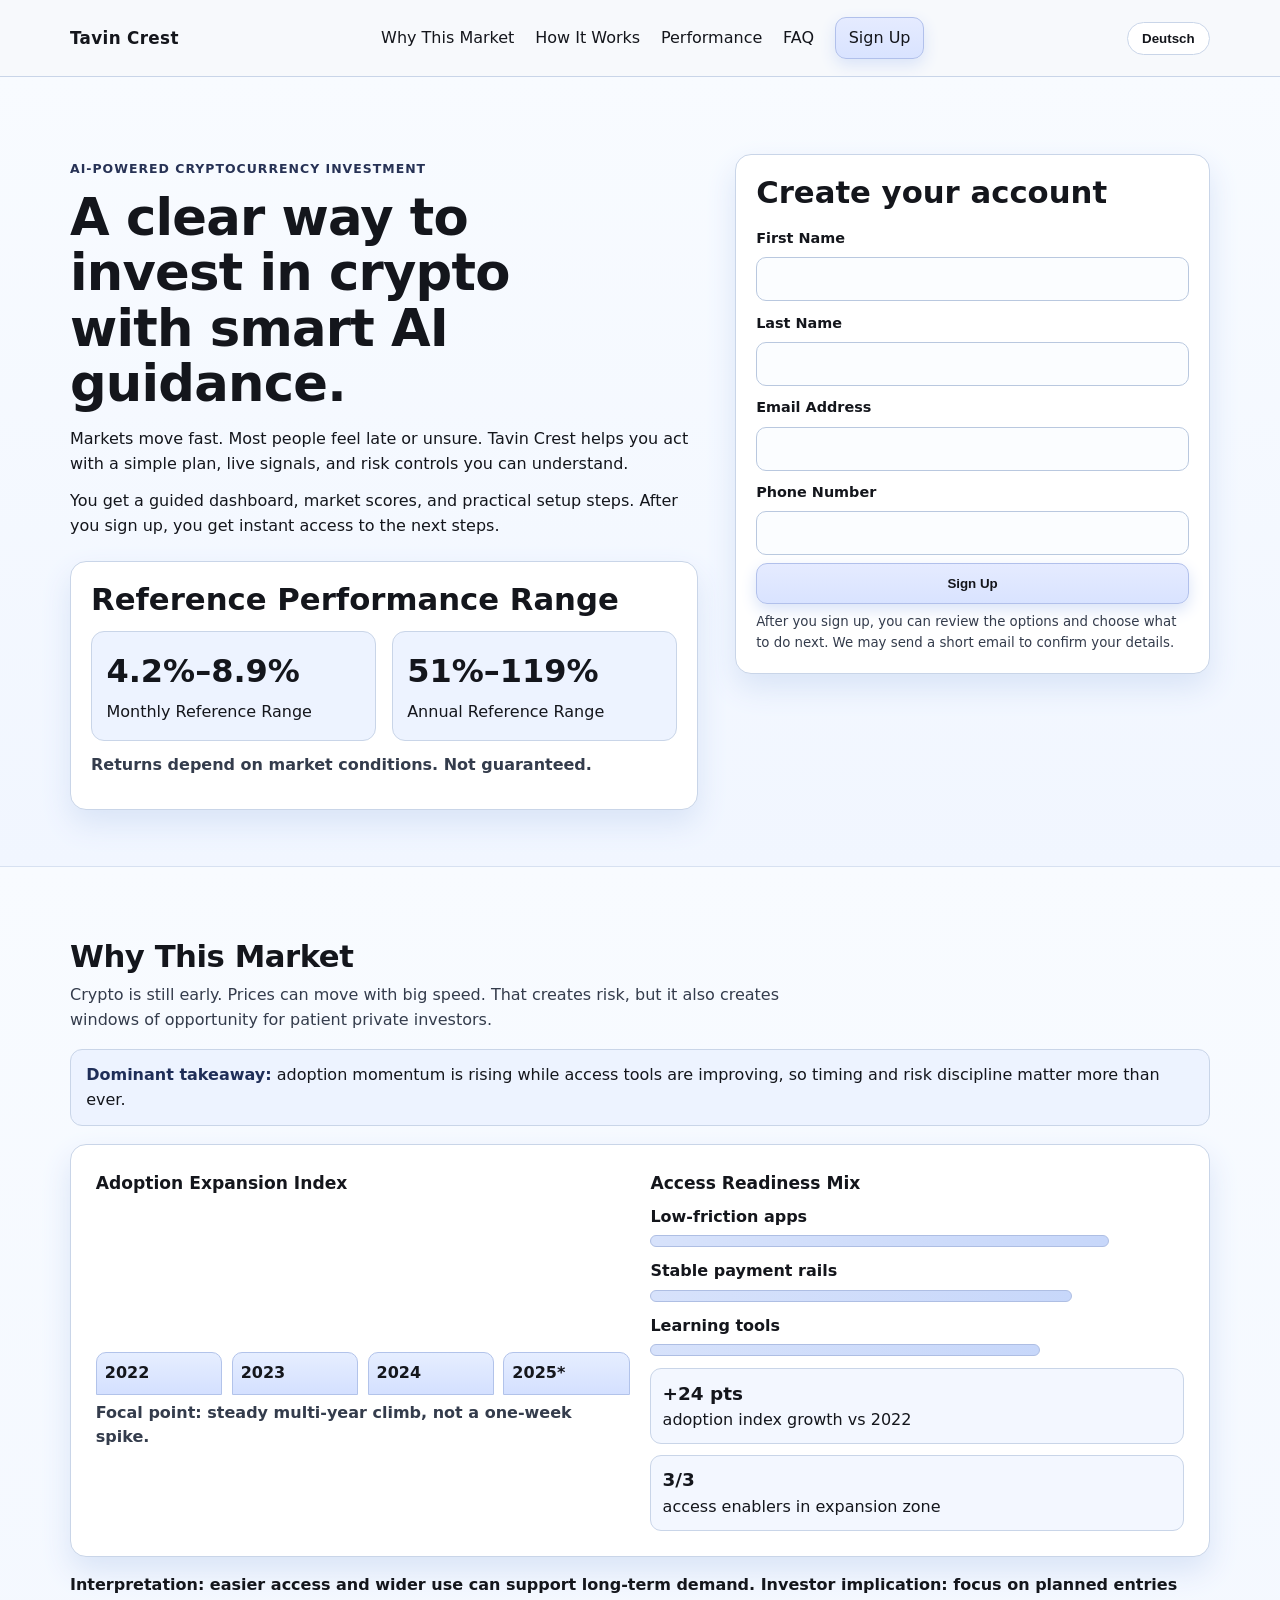
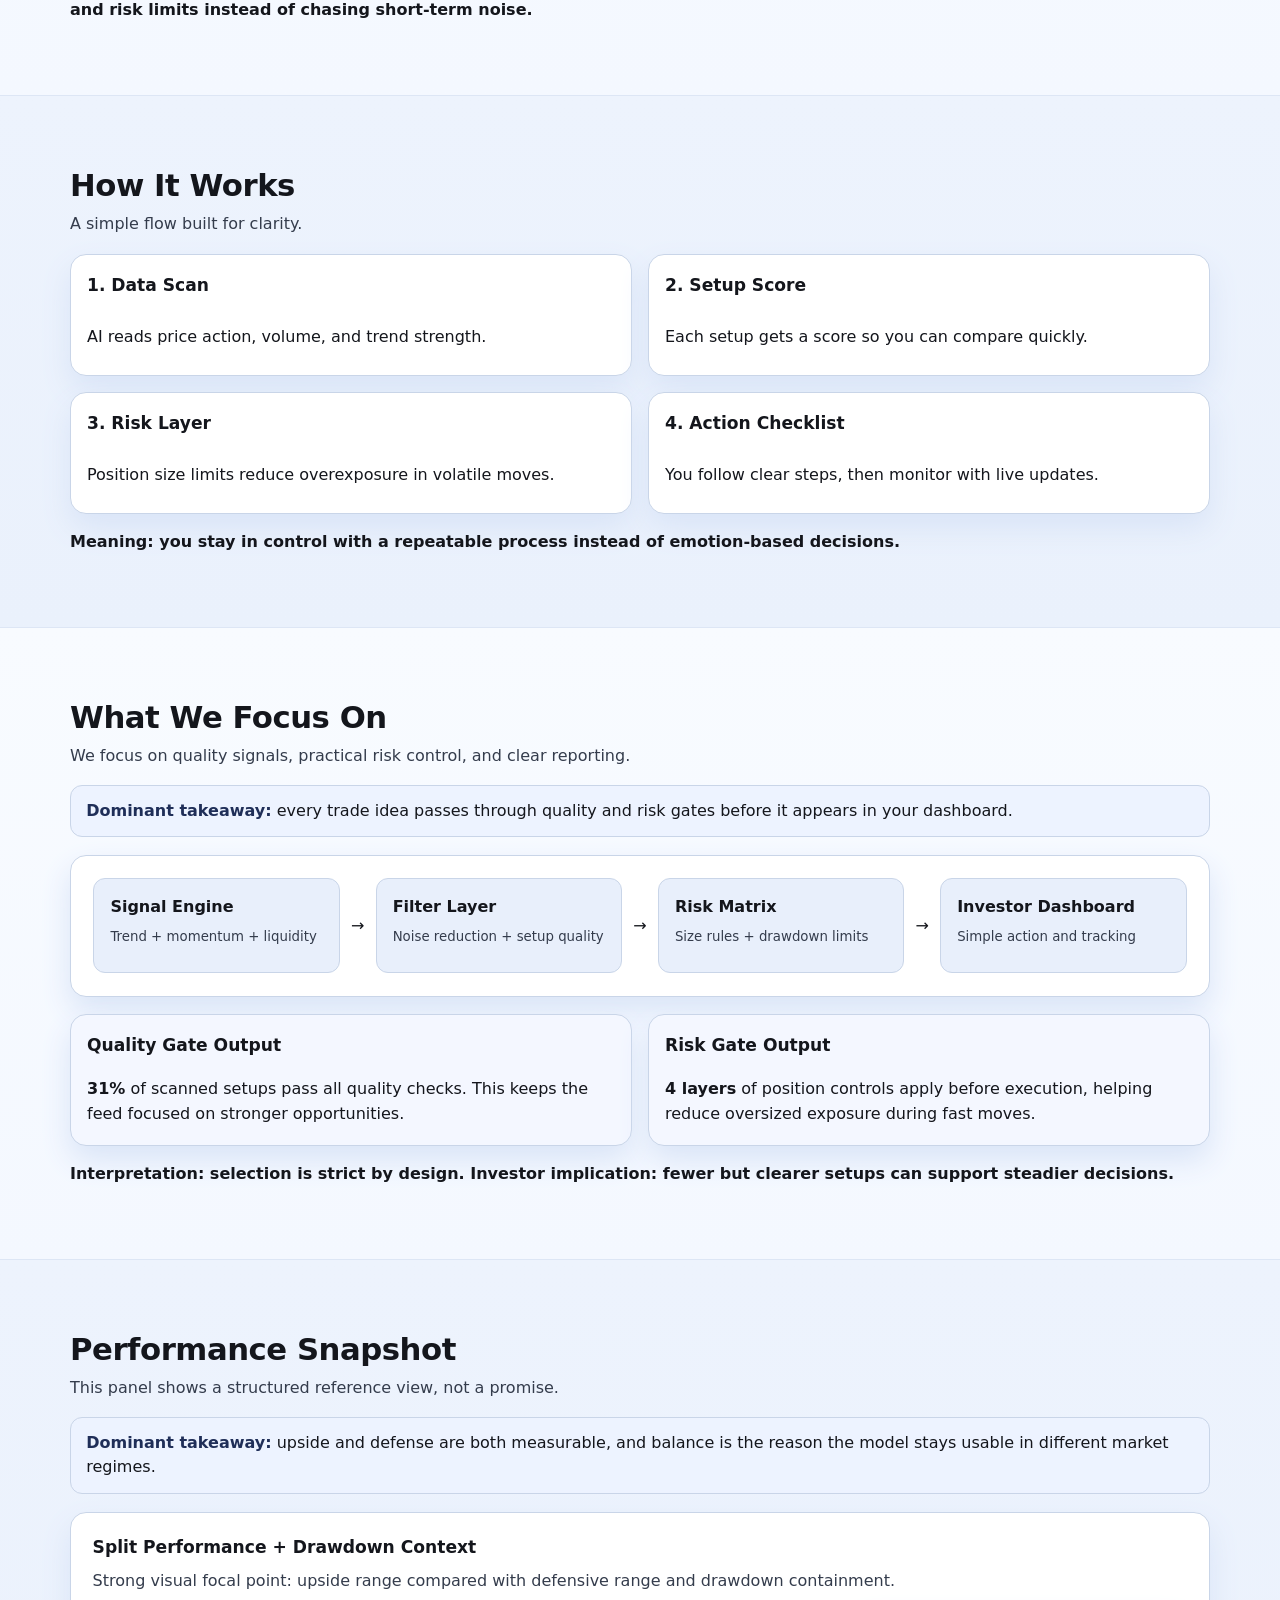
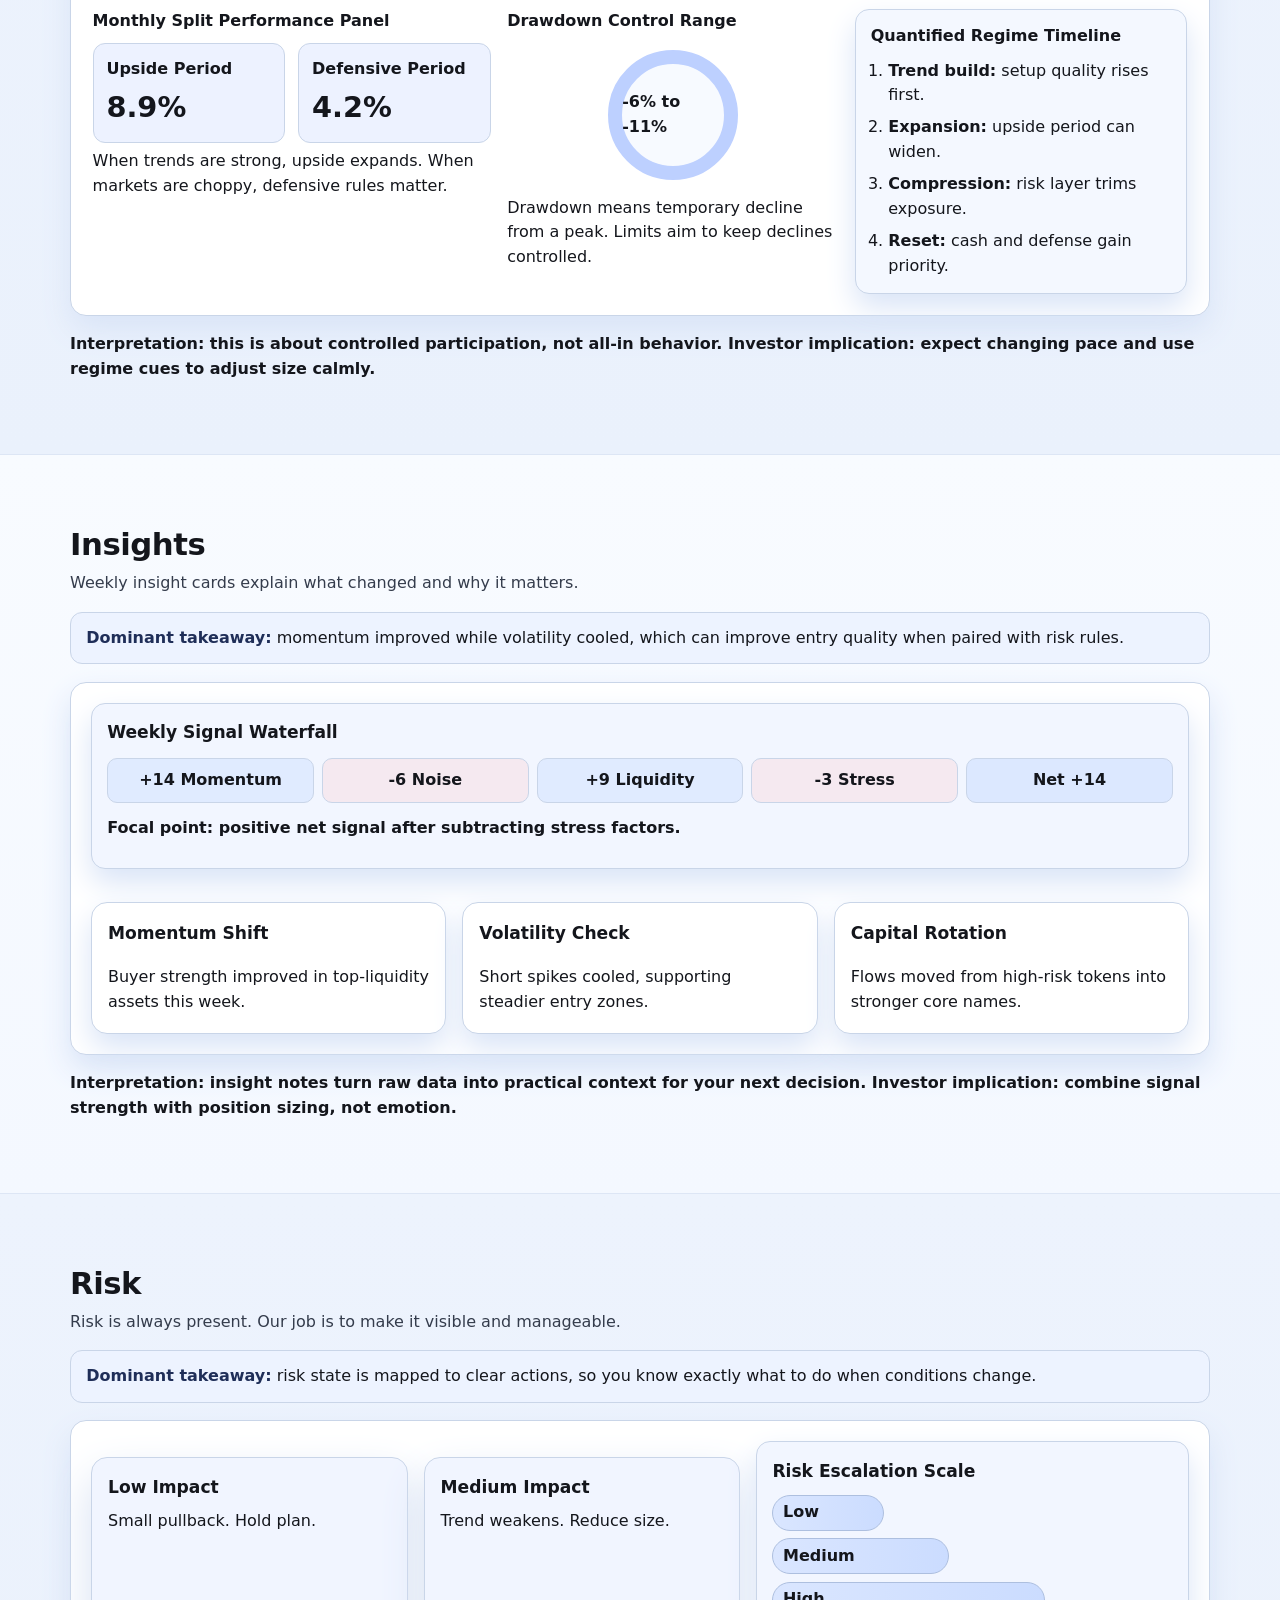
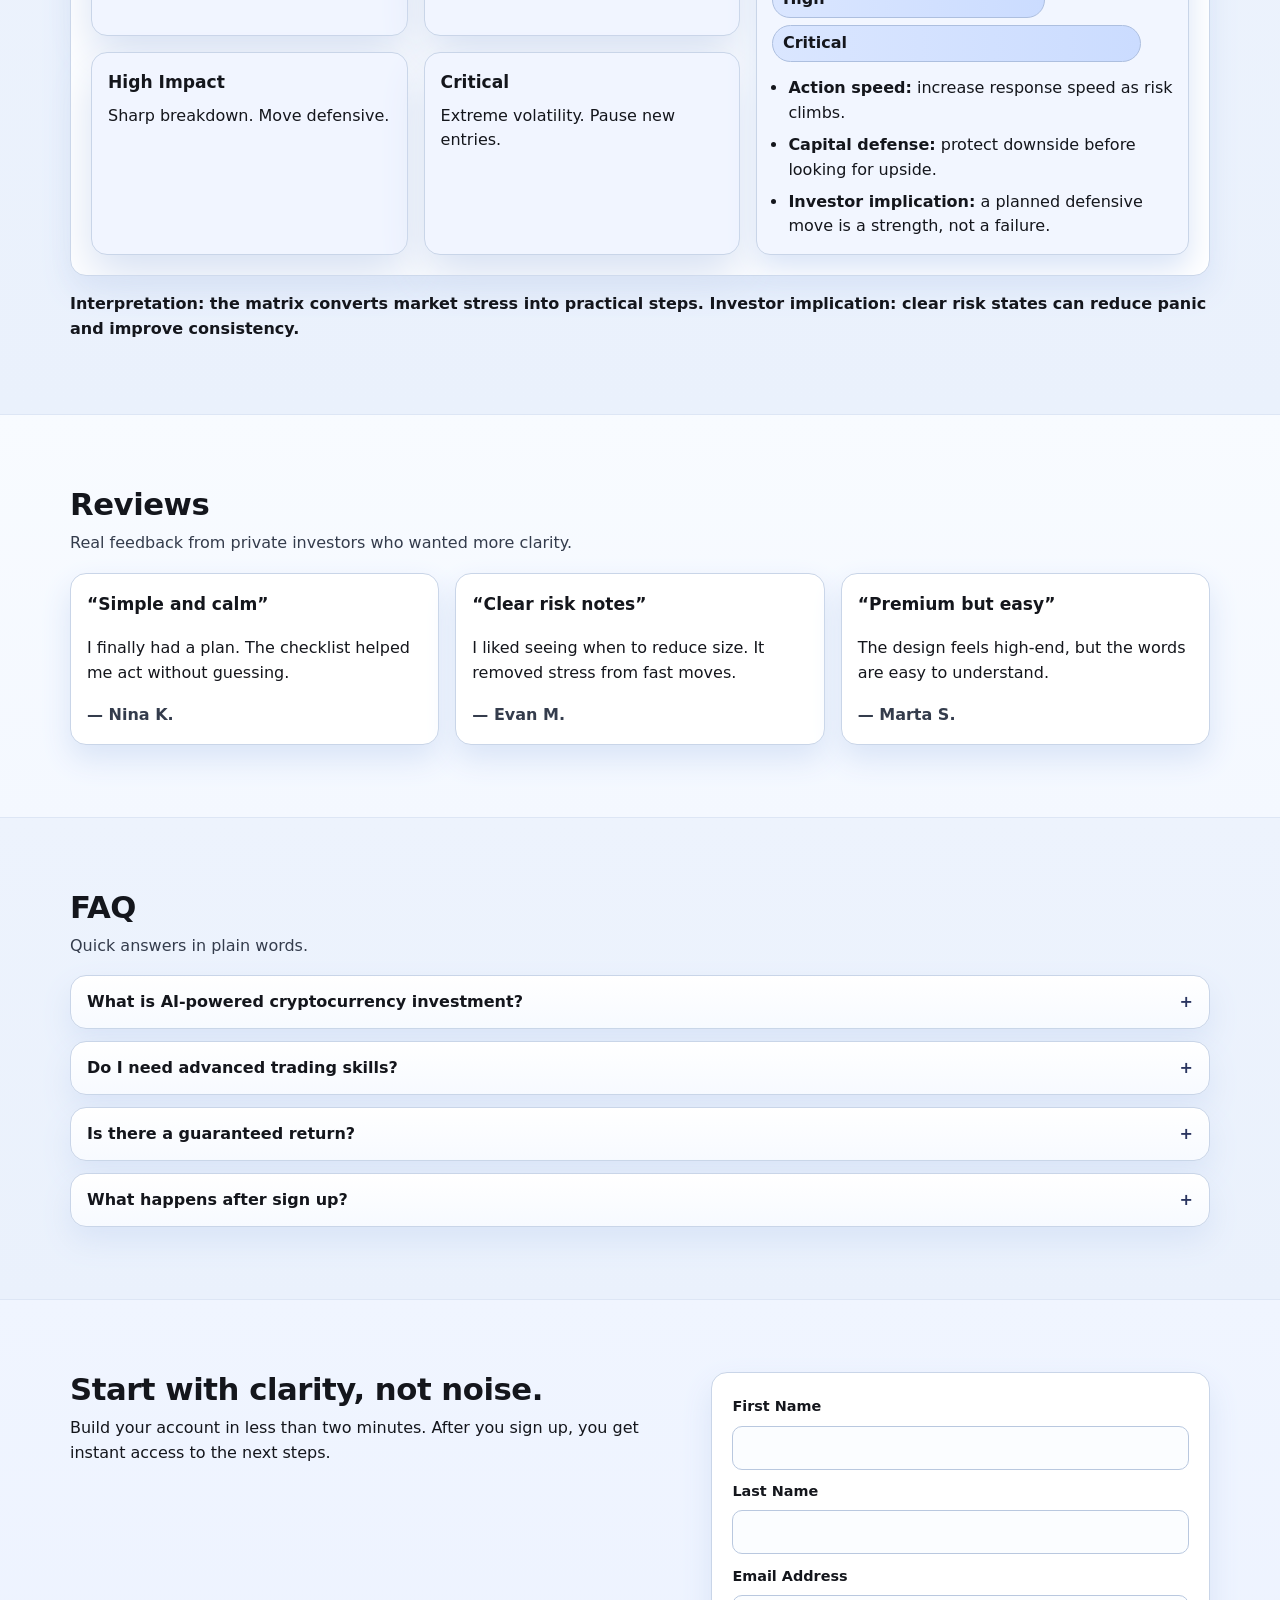
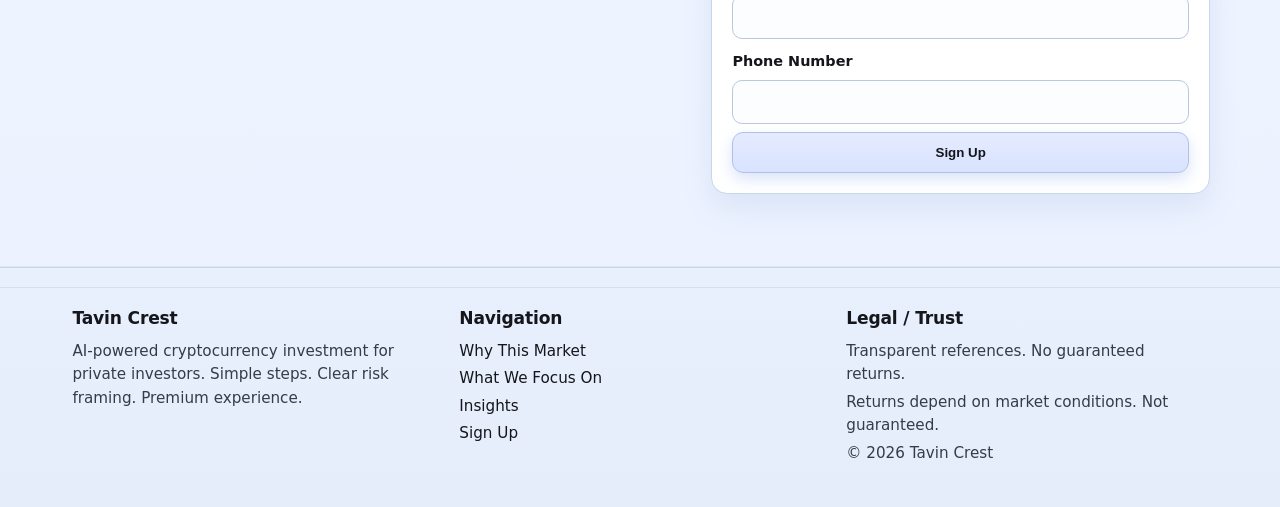
<file: de/index.html>
<!doctype html>
<html lang="en">
<head>
  <meta charset="UTF-8" />
  <meta name="viewport" content="width=device-width, initial-scale=1.0" />
  <title>Tavin Crest DE | AI-Powered Cryptocurrency Investment</title>
  <meta name="description" content="Explore AI-powered cryptocurrency investment with clear guidance, transparent ranges, and a simple sign-up path on Tavin Crest." />
  <link rel="canonical" href="https://tavincrest.com/de/" />
  <link rel="alternate" hreflang="x-default" href="https://tavincrest.com/" />
  <link rel="alternate" hreflang="de" href="https://tavincrest.com/de/" />
  <link rel="alternate" hreflang="fr" href="https://tavincrest.com/fr/" />
  <link rel="alternate" hreflang="es" href="https://tavincrest.com/es/" />
  <link rel="alternate" hreflang="it" href="https://tavincrest.com/it/" />
  <link rel="alternate" hreflang="tr" href="https://tavincrest.com/tr/" />
  <link rel="alternate" hreflang="pt" href="https://tavincrest.com/pt/" />
  <link rel="alternate" hreflang="jp" href="https://tavincrest.com/jp/" />
  <link rel="alternate" hreflang="sk" href="https://tavincrest.com/sk/" />
  <link rel="alternate" hreflang="be" href="https://tavincrest.com/be/" />
  <meta property="og:type" content="website" />
  <meta property="og:title" content="Tavin Crest DE | AI-Powered Cryptocurrency Investment" />
  <meta property="og:description" content="Explore AI-powered cryptocurrency investment with clear guidance, transparent ranges, and a simple sign-up path on Tavin Crest." />
  <meta property="og:url" content="https://tavincrest.com/de/" />
  <meta property="og:site_name" content="Tavin Crest" />
  <meta name="twitter:card" content="summary_large_image" />
  <meta name="twitter:title" content="Tavin Crest DE | AI-Powered Cryptocurrency Investment" />
  <meta name="twitter:description" content="Explore AI-powered cryptocurrency investment with clear guidance, transparent ranges, and a simple sign-up path on Tavin Crest." />
  <link rel="stylesheet" href="/assets/style.css" />
  <script type="application/ld+json">{"@context":"https://schema.org","@type":"Organization","name":"Tavin Crest","url":"https://tavincrest.com","logo":"https://tavincrest.com/assets/logo-mark.png"}</script>
  <script type="application/ld+json">{"@context":"https://schema.org","@type":"WebSite","name":"Tavin Crest","url":"https://tavincrest.com"}</script>
  <script type="application/ld+json">{"@context":"https://schema.org","@type":"FAQPage","mainEntity":[
      {"@type":"Question","name":"What is Tavin Crest?","acceptedAnswer":{"@type":"Answer","text":"Tavin Crest is an AI-powered cryptocurrency investment platform designed for private investors who want a clear process and transparent data."}},
      {"@type":"Question","name":"How does the AI help?","acceptedAnswer":{"@type":"Answer","text":"The AI scans market data, scores setup quality, and highlights where risk and momentum are balanced in simple terms."}},
      {"@type":"Question","name":"Are returns guaranteed?","acceptedAnswer":{"@type":"Answer","text":"No. Returns depend on market conditions. Not guaranteed."}},
      {"@type":"Question","name":"What happens after I sign up?","acceptedAnswer":{"@type":"Answer","text":"After you sign up, you will see a clear setup checklist and can review the options and choose what to do next."}}
    ]}</script>
  <script type="application/ld+json">{"@context":"https://schema.org","@type":"Review","itemReviewed":{"@type":"Service","name":"Tavin Crest Platform"},"author":{"@type":"Person","name":"Evan M."},"reviewRating":{"@type":"Rating","ratingValue":"5","bestRating":"5"},"reviewBody":"The setup was clear, the dashboard was easy to read, and the risk notes helped me make calm decisions."}</script>
</head>
<body>
  <header class="site-header">
    <div class="container nav-wrap">
      <a href="/de/" class="brand">Tavin Crest</a>
      <nav class="desktop-nav" aria-label="Primary">
        <a href="#why">Why This Market</a><a href="#how">How It Works</a><a href="#snapshot">Performance</a><a href="#faq">FAQ</a><a href="#signup" class="btn btn-small">Sign Up</a>
      </nav>
      <div class="lang-switcher">
        <button class="lang-current" aria-haspopup="true" aria-expanded="false">Deutsch</button>
        <div class="lang-dropdown">
            <ul class="lang-list" role="menu" aria-label="Choose language">
              <li><a href="/" role="menuitem"><span class="flag">🇬🇧</span><span>English</span></a></li>
              <li><a href="/de/" role="menuitem"><span class="flag">🇩🇪</span><span>Deutsch</span></a></li>
              <li><a href="/fr/" role="menuitem"><span class="flag">🇫🇷</span><span>Français</span></a></li>
              <li><a href="/es/" role="menuitem"><span class="flag">🇪🇸</span><span>Español</span></a></li>
              <li><a href="/it/" role="menuitem"><span class="flag">🇮🇹</span><span>Italiano</span></a></li>
              <li><a href="/tr/" role="menuitem"><span class="flag">🇹🇷</span><span>Türkçe</span></a></li>
              <li><a href="/pt/" role="menuitem"><span class="flag">🇵🇹</span><span>Português</span></a></li>
              <li><a href="/jp/" role="menuitem"><span class="flag">🇯🇵</span><span>日本語</span></a></li>
              <li><a href="/sk/" role="menuitem"><span class="flag-sk" aria-hidden="true"><svg viewBox="0 0 32 24" xmlns="http://www.w3.org/2000/svg"><rect width="32" height="8" fill="#ffffff"/><rect y="8" width="32" height="8" fill="#0b4ea2"/><rect y="16" width="32" height="8" fill="#d7141a"/><path d="M10 4.5c3.8 0 6.9 2.9 6.9 6.6v4.1c0 2.4-2.3 4.3-4.9 4.3S7 17.6 7 15.2v-4.1c0-3.7 3.1-6.6 6.9-6.6z" fill="#ffffff" stroke="#0b4ea2" stroke-width="0.5"/><path d="M9.1 8.2h5.8v2H9.1zm1.9-2.1h2v6.2h-2z" fill="#d7141a"/><path d="M8.7 14.8h6.6l-3.3 3.3z" fill="#0b4ea2"/></svg></span><span>Slovenčina</span></a></li>
              <li><a href="/be/" role="menuitem"><span class="flag">🇧🇾</span><span>Беларуская</span></a></li>
            </ul>
        </div>
      </div>
      <button class="menu-toggle" aria-label="Open menu" aria-expanded="false" aria-controls="mobile-drawer">☰</button>
    </div>
  </header>

  <div class="menu-backdrop" hidden></div>
  <aside id="mobile-drawer" class="mobile-drawer" aria-hidden="true">
    <button class="menu-close" aria-label="Close menu">✕</button>
    <nav aria-label="Mobile">
      <a href="#why">Why This Market</a>
      <a href="#how">How It Works</a>
      <a href="#focus">What We Focus On</a>
      <a href="#snapshot">Performance Snapshot</a>
      <a href="#insights">Insights</a>
      <a href="#risk">Risk</a>
      <a href="#reviews">Reviews</a>
      <a href="#faq">FAQ</a>
      <a href="#signup" class="btn">Sign Up</a>
    </nav>
  </aside>

  <main>
    <section class="hero">
      <div class="container hero-grid">
        <div>
          <p class="eyebrow">AI-Powered Cryptocurrency Investment</p>
          <h1>A clear way to invest in crypto with smart AI guidance.</h1>
          <p>Markets move fast. Most people feel late or unsure. Tavin Crest helps you act with a simple plan, live signals, and risk controls you can understand.</p>
          <p>You get a guided dashboard, market scores, and practical setup steps. After you sign up, you get instant access to the next steps.</p>
          <div class="perf-panel">
            <h2>Reference Performance Range</h2>
            <div class="range-grid">
              <div><span class="big">4.2%–8.9%</span><span>Monthly Reference Range</span></div>
              <div><span class="big">51%–119%</span><span>Annual Reference Range</span></div>
            </div>
            <p>Returns depend on market conditions. Not guaranteed.</p>
          </div>
        </div>
        <form class="form-card" id="signup">
          <h2>Create your account</h2>
          <label for="first">First Name</label>
          <input id="first" name="first" type="text" required />
          <label for="last">Last Name</label>
          <input id="last" name="last" type="text" required />
          <label for="email">Email Address</label>
          <input id="email" name="email" type="email" required />
          <label for="phone">Phone Number</label>
          <input id="phone" name="phone" type="tel" required />
          <button class="btn" type="submit">Sign Up</button>
          <small>After you sign up, you can review the options and choose what to do next. We may send a short email to confirm your details.</small>
        </form>
      </div>
    </section>

        <section id="why" class="section">
      <div class="container">
        <h2>Why This Market</h2>
        <p>Crypto is still early. Prices can move with big speed. That creates risk, but it also creates windows of opportunity for patient private investors.</p>
        <div class="data-takeaway">
          <strong>Dominant takeaway:</strong> adoption momentum is rising while access tools are improving, so timing and risk discipline matter more than ever.
        </div>
        <div class="visual-large split-bars feature-panel">
          <div class="bar-col">
            <h3>Adoption Expansion Index</h3>
            <div class="vbar"><span style="height:36%">2022</span><span style="height:54%">2023</span><span style="height:71%">2024</span><span style="height:88%">2025*</span></div>
            <p class="panel-note">Focal point: steady multi-year climb, not a one-week spike.</p>
          </div>
          <div class="bar-col">
            <h3>Access Readiness Mix</h3>
            <div class="hbars">
              <div><strong>Low-friction apps</strong><i style="width:86%"></i></div>
              <div><strong>Stable payment rails</strong><i style="width:79%"></i></div>
              <div><strong>Learning tools</strong><i style="width:73%"></i></div>
            </div>
            <div class="metric-list">
              <div><b>+24 pts</b><span>adoption index growth vs 2022</span></div>
              <div><b>3/3</b><span>access enablers in expansion zone</span></div>
            </div>
          </div>
        </div>
        <p class="meaning">Interpretation: easier access and wider use can support long-term demand. Investor implication: focus on planned entries and risk limits instead of chasing short-term noise.</p>
      </div>
    </section>

    <section id="how" class="section alt">
      <div class="container">
        <h2>How It Works</h2>
        <p>A simple flow built for clarity.</p>
        <div class="cards four">
          <article><h3>1. Data Scan</h3><p>AI reads price action, volume, and trend strength.</p></article>
          <article><h3>2. Setup Score</h3><p>Each setup gets a score so you can compare quickly.</p></article>
          <article><h3>3. Risk Layer</h3><p>Position size limits reduce overexposure in volatile moves.</p></article>
          <article><h3>4. Action Checklist</h3><p>You follow clear steps, then monitor with live updates.</p></article>
        </div>
        <p class="meaning">Meaning: you stay in control with a repeatable process instead of emotion-based decisions.</p>
      </div>
    </section>

        <section id="focus" class="section">
      <div class="container">
        <h2>What We Focus On</h2>
        <p>We focus on quality signals, practical risk control, and clear reporting.</p>
        <div class="data-takeaway">
          <strong>Dominant takeaway:</strong> every trade idea passes through quality and risk gates before it appears in your dashboard.
        </div>
        <div class="visual-large architecture feature-panel">
          <div>Signal Engine<br><small>Trend + momentum + liquidity</small></div><span>→</span>
          <div>Filter Layer<br><small>Noise reduction + setup quality</small></div><span>→</span>
          <div>Risk Matrix<br><small>Size rules + drawdown limits</small></div><span>→</span>
          <div>Investor Dashboard<br><small>Simple action and tracking</small></div>
        </div>
        <div class="cards two detail-cards">
          <article><h3>Quality Gate Output</h3><p><b>31%</b> of scanned setups pass all quality checks. This keeps the feed focused on stronger opportunities.</p></article>
          <article><h3>Risk Gate Output</h3><p><b>4 layers</b> of position controls apply before execution, helping reduce oversized exposure during fast moves.</p></article>
        </div>
        <p class="meaning">Interpretation: selection is strict by design. Investor implication: fewer but clearer setups can support steadier decisions.</p>
      </div>
    </section>

        <section id="snapshot" class="section alt">
      <div class="container">
        <h2>Performance Snapshot</h2>
        <p>This panel shows a structured reference view, not a promise.</p>
        <div class="data-takeaway">
          <strong>Dominant takeaway:</strong> upside and defense are both measurable, and balance is the reason the model stays usable in different market regimes.
        </div>
        <div class="visual-large performance-feature">
          <div class="feature-head">
            <h3>Split Performance + Drawdown Context</h3>
            <p>Strong visual focal point: upside range compared with defensive range and drawdown containment.</p>
          </div>
          <div class="feature-grid">
            <article class="kpi"><h4>Monthly Split Performance Panel</h4><div class="dual"><div><b>Upside Period</b><strong>8.9%</strong></div><div><b>Defensive Period</b><strong>4.2%</strong></div></div><p>When trends are strong, upside expands. When markets are choppy, defensive rules matter.</p></article>
            <article class="kpi"><h4>Drawdown Control Range</h4><div class="ring-wrap"><div class="ring">-6% to -11%</div></div><p>Drawdown means temporary decline from a peak. Limits aim to keep declines controlled.</p></article>
            <article class="timeline"><h4>Quantified Regime Timeline</h4><ol><li><b>Trend build:</b> setup quality rises first.</li><li><b>Expansion:</b> upside period can widen.</li><li><b>Compression:</b> risk layer trims exposure.</li><li><b>Reset:</b> cash and defense gain priority.</li></ol></article>
          </div>
        </div>
        <p class="meaning">Interpretation: this is about controlled participation, not all-in behavior. Investor implication: expect changing pace and use regime cues to adjust size calmly.</p>
      </div>
    </section>

        <section id="insights" class="section">
      <div class="container">
        <h2>Insights</h2>
        <p>Weekly insight cards explain what changed and why it matters.</p>
        <div class="data-takeaway">
          <strong>Dominant takeaway:</strong> momentum improved while volatility cooled, which can improve entry quality when paired with risk rules.
        </div>
        <div class="visual-large insights-mix">
          <div class="waterfall">
            <h3>Weekly Signal Waterfall</h3>
            <div class="flow"><span class="pos">+14 Momentum</span><span class="neg">-6 Noise</span><span class="pos">+9 Liquidity</span><span class="neg">-3 Stress</span><span class="net">Net +14</span></div>
            <p class="panel-note">Focal point: positive net signal after subtracting stress factors.</p>
          </div>
          <div class="cards three">
            <article><h3>Momentum Shift</h3><p>Buyer strength improved in top-liquidity assets this week.</p></article>
            <article><h3>Volatility Check</h3><p>Short spikes cooled, supporting steadier entry zones.</p></article>
            <article><h3>Capital Rotation</h3><p>Flows moved from high-risk tokens into stronger core names.</p></article>
          </div>
        </div>
        <p class="meaning">Interpretation: insight notes turn raw data into practical context for your next decision. Investor implication: combine signal strength with position sizing, not emotion.</p>
      </div>
    </section>

        <section id="risk" class="section alt">
      <div class="container">
        <h2>Risk</h2>
        <p>Risk is always present. Our job is to make it visible and manageable.</p>
        <div class="data-takeaway">
          <strong>Dominant takeaway:</strong> risk state is mapped to clear actions, so you know exactly what to do when conditions change.
        </div>
        <div class="visual-large risk-feature">
          <div class="risk-matrix">
            <div><h3>Low Impact</h3><p>Small pullback. Hold plan.</p></div>
            <div><h3>Medium Impact</h3><p>Trend weakens. Reduce size.</p></div>
            <div><h3>High Impact</h3><p>Sharp breakdown. Move defensive.</p></div>
            <div><h3>Critical</h3><p>Extreme volatility. Pause new entries.</p></div>
          </div>
          <div class="risk-side">
            <h3>Risk Escalation Scale</h3>
            <div class="scale"><span style="width:28%">Low</span><span style="width:44%">Medium</span><span style="width:68%">High</span><span style="width:92%">Critical</span></div>
            <ul>
              <li><b>Action speed:</b> increase response speed as risk climbs.</li>
              <li><b>Capital defense:</b> protect downside before looking for upside.</li>
              <li><b>Investor implication:</b> a planned defensive move is a strength, not a failure.</li>
            </ul>
          </div>
        </div>
        <p class="meaning">Interpretation: the matrix converts market stress into practical steps. Investor implication: clear risk states can reduce panic and improve consistency.</p>
      </div>
    </section>

    <section id="reviews" class="section">
      <div class="container">
        <h2>Reviews</h2>
        <p>Real feedback from private investors who wanted more clarity.</p>
        <div class="cards three">
          <article><h3>“Simple and calm”</h3><p>I finally had a plan. The checklist helped me act without guessing.</p><span>— Nina K.</span></article>
          <article><h3>“Clear risk notes”</h3><p>I liked seeing when to reduce size. It removed stress from fast moves.</p><span>— Evan M.</span></article>
          <article><h3>“Premium but easy”</h3><p>The design feels high-end, but the words are easy to understand.</p><span>— Marta S.</span></article>
        </div>
      </div>
    </section>

    <section id="faq" class="section alt">
      <div class="container">
        <h2>FAQ</h2>
        <p>Quick answers in plain words.</p>
        <div class="faq-list">
          <details><summary>What is AI-powered cryptocurrency investment?</summary><p>It means software scans market data and helps rank opportunities. You still decide what to do.</p></details>
          <details><summary>Do I need advanced trading skills?</summary><p>No. The platform is built for regular private investors with clear steps and simple wording.</p></details>
          <details><summary>Is there a guaranteed return?</summary><p>No. Returns depend on market conditions. Not guaranteed.</p></details>
          <details><summary>What happens after sign up?</summary><p>After you sign up, you will see a clear setup checklist.</p></details>
        </div>
      </div>
    </section>

    <section class="section final-cta">
      <div class="container cta-grid">
        <div>
          <h2>Start with clarity, not noise.</h2>
          <p>Build your account in less than two minutes. After you sign up, you get instant access to the next steps.</p>
        </div>
        <form class="form-card compact">
          <label for="first2">First Name</label><input id="first2" type="text" required>
          <label for="last2">Last Name</label><input id="last2" type="text" required>
          <label for="email2">Email Address</label><input id="email2" type="email" required>
          <label for="phone2">Phone Number</label><input id="phone2" type="tel" required>
          <button class="btn" type="submit">Sign Up</button>
        </form>
      </div>
    </section>
  </main>

  <footer class="site-footer">
    <div class="container footer-grid">
      <div><h3>Tavin Crest</h3><p>AI-powered cryptocurrency investment for private investors. Simple steps. Clear risk framing. Premium experience.</p></div>
      <div><h3>Navigation</h3><a href="#why">Why This Market</a><a href="#focus">What We Focus On</a><a href="#insights">Insights</a><a href="#signup">Sign Up</a></div>
      <div><h3>Legal / Trust</h3><p>Transparent references. No guaranteed returns.</p><p>Returns depend on market conditions. Not guaranteed.</p><p>© 2026 Tavin Crest</p></div>
    </div>
  </footer>
  <script src="/assets/app.js" defer></script>
</body>
</html>
</file>
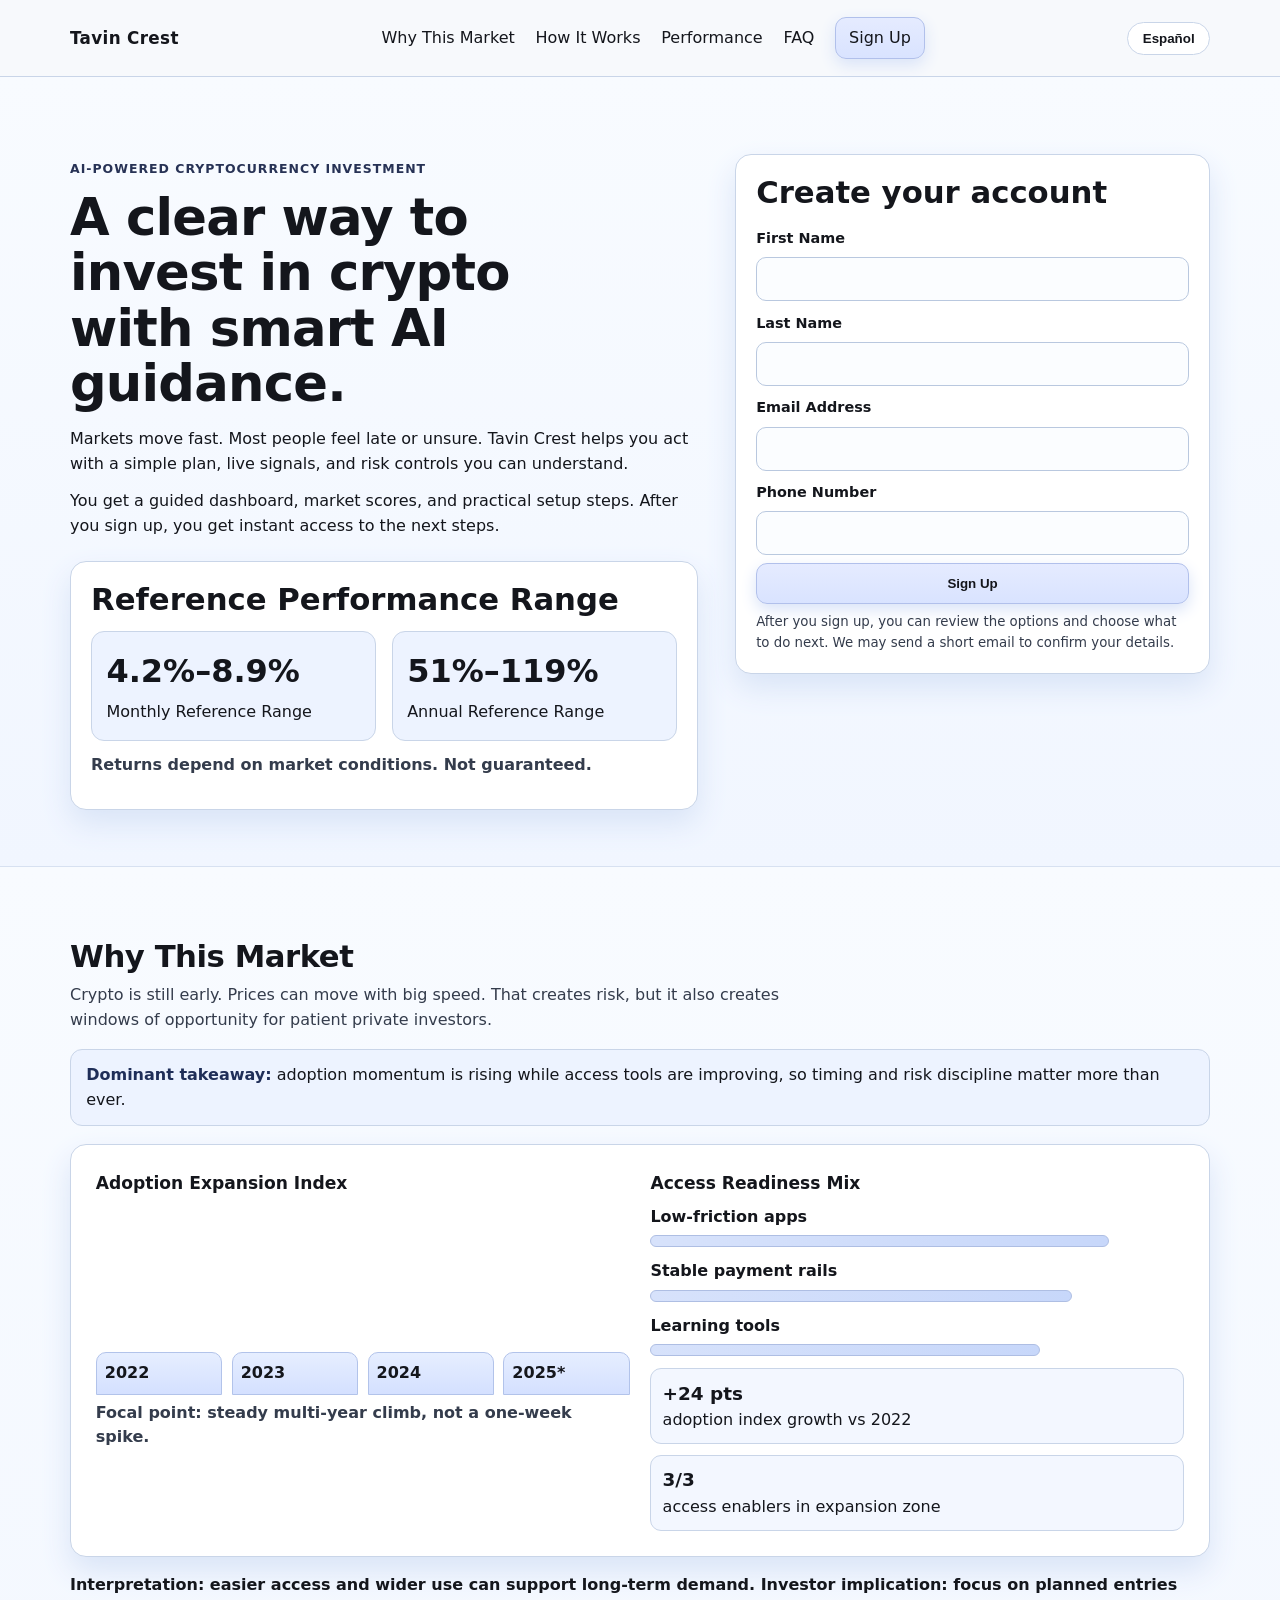
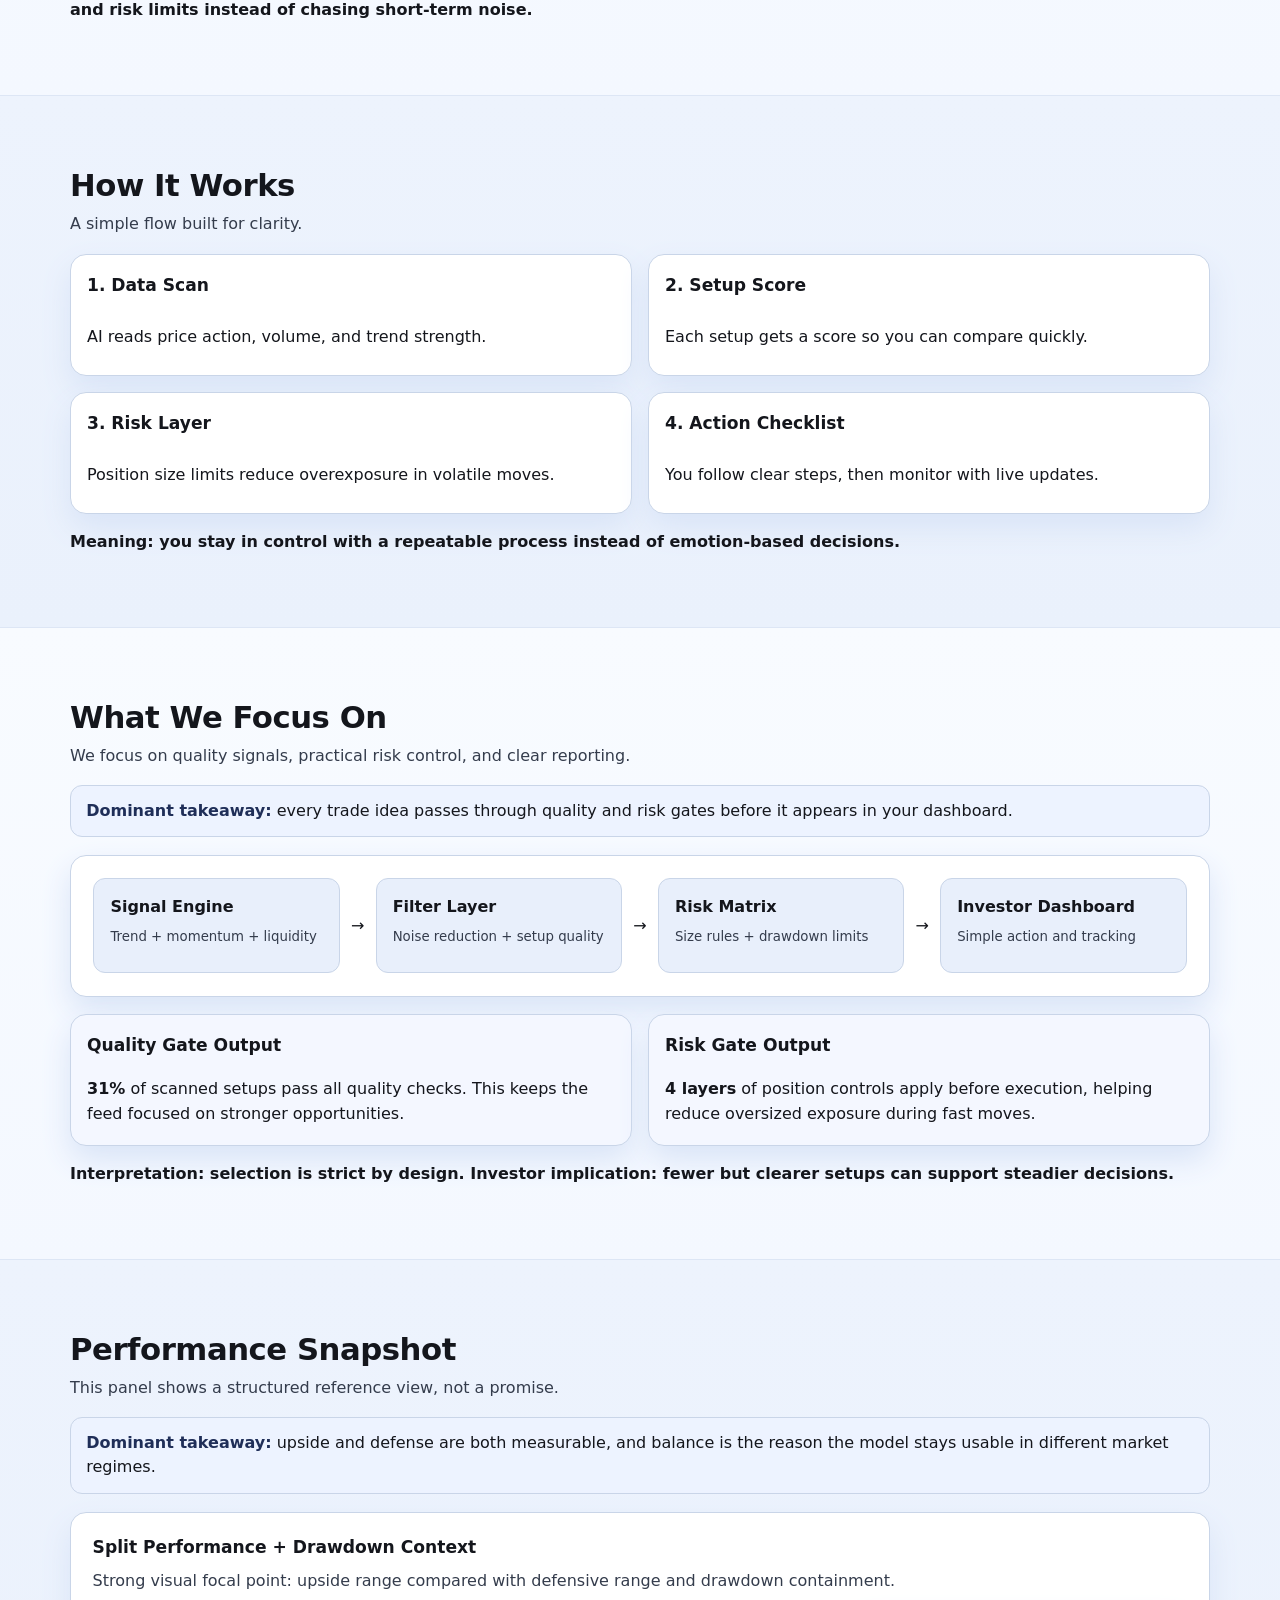
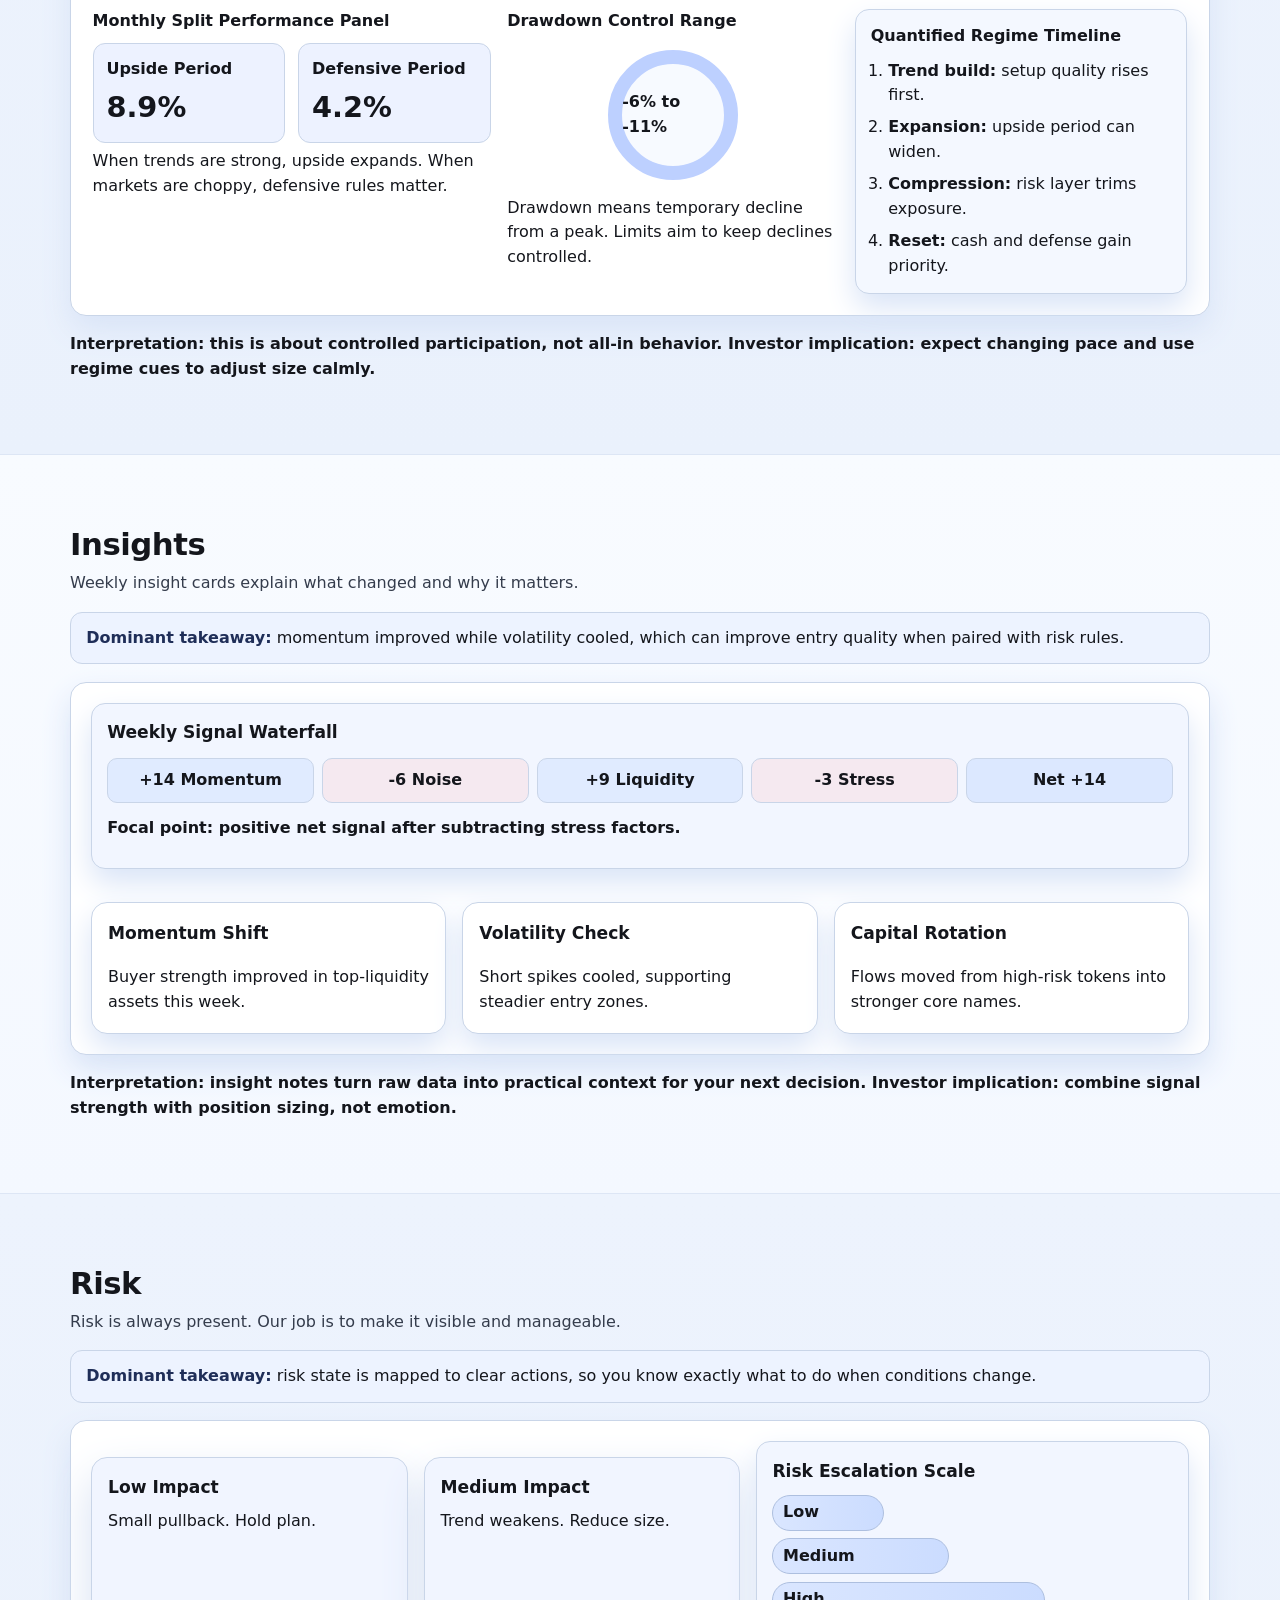
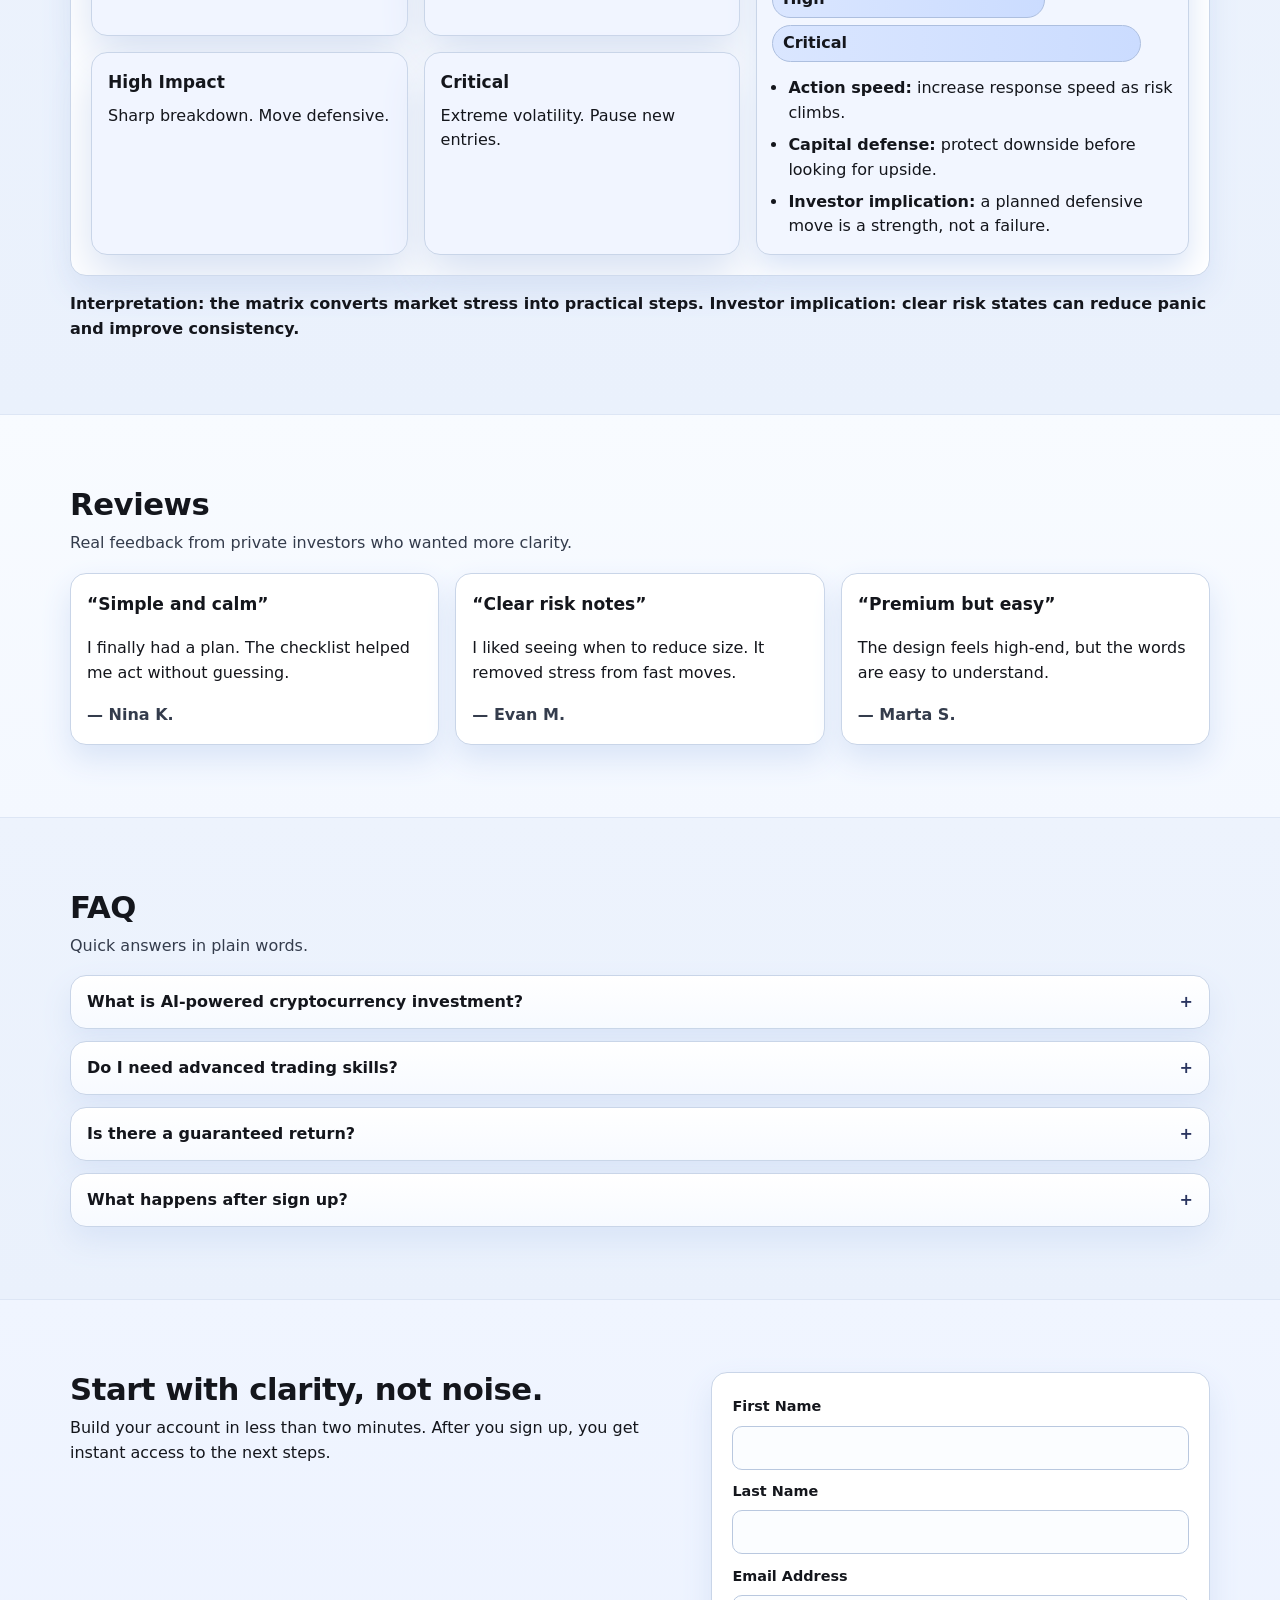
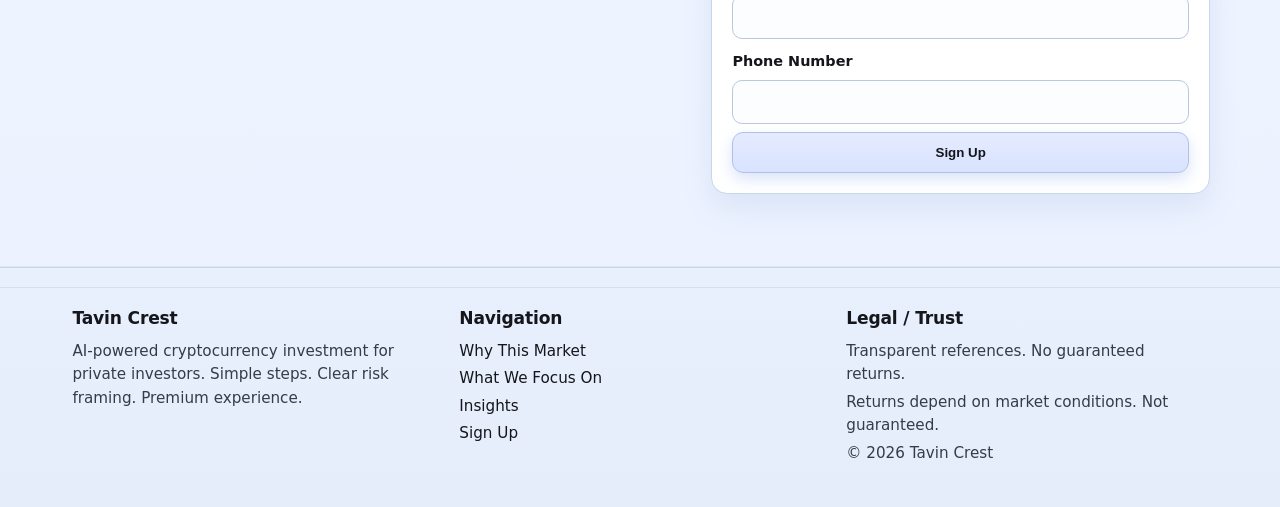
<file: es/index.html>
<!doctype html>
<html lang="en">
<head>
  <meta charset="UTF-8" />
  <meta name="viewport" content="width=device-width, initial-scale=1.0" />
  <title>Tavin Crest ES | AI-Powered Cryptocurrency Investment</title>
  <meta name="description" content="Join Tavin Crest to review AI-powered cryptocurrency investment options, risk controls, and a clear setup process." />
  <link rel="canonical" href="https://tavincrest.com/es/" />
  <link rel="alternate" hreflang="x-default" href="https://tavincrest.com/" />
  <link rel="alternate" hreflang="de" href="https://tavincrest.com/de/" />
  <link rel="alternate" hreflang="fr" href="https://tavincrest.com/fr/" />
  <link rel="alternate" hreflang="es" href="https://tavincrest.com/es/" />
  <link rel="alternate" hreflang="it" href="https://tavincrest.com/it/" />
  <link rel="alternate" hreflang="tr" href="https://tavincrest.com/tr/" />
  <link rel="alternate" hreflang="pt" href="https://tavincrest.com/pt/" />
  <link rel="alternate" hreflang="jp" href="https://tavincrest.com/jp/" />
  <link rel="alternate" hreflang="sk" href="https://tavincrest.com/sk/" />
  <link rel="alternate" hreflang="be" href="https://tavincrest.com/be/" />
  <meta property="og:type" content="website" />
  <meta property="og:title" content="Tavin Crest ES | AI-Powered Cryptocurrency Investment" />
  <meta property="og:description" content="Join Tavin Crest to review AI-powered cryptocurrency investment options, risk controls, and a clear setup process." />
  <meta property="og:url" content="https://tavincrest.com/es/" />
  <meta property="og:site_name" content="Tavin Crest" />
  <meta name="twitter:card" content="summary_large_image" />
  <meta name="twitter:title" content="Tavin Crest ES | AI-Powered Cryptocurrency Investment" />
  <meta name="twitter:description" content="Join Tavin Crest to review AI-powered cryptocurrency investment options, risk controls, and a clear setup process." />
  <link rel="stylesheet" href="/assets/style.css" />
  <script type="application/ld+json">{"@context":"https://schema.org","@type":"Organization","name":"Tavin Crest","url":"https://tavincrest.com","logo":"https://tavincrest.com/assets/logo-mark.png"}</script>
  <script type="application/ld+json">{"@context":"https://schema.org","@type":"WebSite","name":"Tavin Crest","url":"https://tavincrest.com"}</script>
  <script type="application/ld+json">{"@context":"https://schema.org","@type":"FAQPage","mainEntity":[
      {"@type":"Question","name":"What is Tavin Crest?","acceptedAnswer":{"@type":"Answer","text":"Tavin Crest is an AI-powered cryptocurrency investment platform designed for private investors who want a clear process and transparent data."}},
      {"@type":"Question","name":"How does the AI help?","acceptedAnswer":{"@type":"Answer","text":"The AI scans market data, scores setup quality, and highlights where risk and momentum are balanced in simple terms."}},
      {"@type":"Question","name":"Are returns guaranteed?","acceptedAnswer":{"@type":"Answer","text":"No. Returns depend on market conditions. Not guaranteed."}},
      {"@type":"Question","name":"What happens after I sign up?","acceptedAnswer":{"@type":"Answer","text":"After you sign up, you will see a clear setup checklist and can review the options and choose what to do next."}}
    ]}</script>
  <script type="application/ld+json">{"@context":"https://schema.org","@type":"Review","itemReviewed":{"@type":"Service","name":"Tavin Crest Platform"},"author":{"@type":"Person","name":"Evan M."},"reviewRating":{"@type":"Rating","ratingValue":"5","bestRating":"5"},"reviewBody":"The setup was clear, the dashboard was easy to read, and the risk notes helped me make calm decisions."}</script>
</head>
<body>
  <header class="site-header">
    <div class="container nav-wrap">
      <a href="/es/" class="brand">Tavin Crest</a>
      <nav class="desktop-nav" aria-label="Primary">
        <a href="#why">Why This Market</a><a href="#how">How It Works</a><a href="#snapshot">Performance</a><a href="#faq">FAQ</a><a href="#signup" class="btn btn-small">Sign Up</a>
      </nav>
      <div class="lang-switcher">
        <button class="lang-current" aria-haspopup="true" aria-expanded="false">Español</button>
        <div class="lang-dropdown">
            <ul class="lang-list" role="menu" aria-label="Choose language">
              <li><a href="/" role="menuitem"><span class="flag">🇬🇧</span><span>English</span></a></li>
              <li><a href="/de/" role="menuitem"><span class="flag">🇩🇪</span><span>Deutsch</span></a></li>
              <li><a href="/fr/" role="menuitem"><span class="flag">🇫🇷</span><span>Français</span></a></li>
              <li><a href="/es/" role="menuitem"><span class="flag">🇪🇸</span><span>Español</span></a></li>
              <li><a href="/it/" role="menuitem"><span class="flag">🇮🇹</span><span>Italiano</span></a></li>
              <li><a href="/tr/" role="menuitem"><span class="flag">🇹🇷</span><span>Türkçe</span></a></li>
              <li><a href="/pt/" role="menuitem"><span class="flag">🇵🇹</span><span>Português</span></a></li>
              <li><a href="/jp/" role="menuitem"><span class="flag">🇯🇵</span><span>日本語</span></a></li>
              <li><a href="/sk/" role="menuitem"><span class="flag-sk" aria-hidden="true"><svg viewBox="0 0 32 24" xmlns="http://www.w3.org/2000/svg"><rect width="32" height="8" fill="#ffffff"/><rect y="8" width="32" height="8" fill="#0b4ea2"/><rect y="16" width="32" height="8" fill="#d7141a"/><path d="M10 4.5c3.8 0 6.9 2.9 6.9 6.6v4.1c0 2.4-2.3 4.3-4.9 4.3S7 17.6 7 15.2v-4.1c0-3.7 3.1-6.6 6.9-6.6z" fill="#ffffff" stroke="#0b4ea2" stroke-width="0.5"/><path d="M9.1 8.2h5.8v2H9.1zm1.9-2.1h2v6.2h-2z" fill="#d7141a"/><path d="M8.7 14.8h6.6l-3.3 3.3z" fill="#0b4ea2"/></svg></span><span>Slovenčina</span></a></li>
              <li><a href="/be/" role="menuitem"><span class="flag">🇧🇾</span><span>Беларуская</span></a></li>
            </ul>
        </div>
      </div>
      <button class="menu-toggle" aria-label="Open menu" aria-expanded="false" aria-controls="mobile-drawer">☰</button>
    </div>
  </header>

  <div class="menu-backdrop" hidden></div>
  <aside id="mobile-drawer" class="mobile-drawer" aria-hidden="true">
    <button class="menu-close" aria-label="Close menu">✕</button>
    <nav aria-label="Mobile">
      <a href="#why">Why This Market</a>
      <a href="#how">How It Works</a>
      <a href="#focus">What We Focus On</a>
      <a href="#snapshot">Performance Snapshot</a>
      <a href="#insights">Insights</a>
      <a href="#risk">Risk</a>
      <a href="#reviews">Reviews</a>
      <a href="#faq">FAQ</a>
      <a href="#signup" class="btn">Sign Up</a>
    </nav>
  </aside>

  <main>
    <section class="hero">
      <div class="container hero-grid">
        <div>
          <p class="eyebrow">AI-Powered Cryptocurrency Investment</p>
          <h1>A clear way to invest in crypto with smart AI guidance.</h1>
          <p>Markets move fast. Most people feel late or unsure. Tavin Crest helps you act with a simple plan, live signals, and risk controls you can understand.</p>
          <p>You get a guided dashboard, market scores, and practical setup steps. After you sign up, you get instant access to the next steps.</p>
          <div class="perf-panel">
            <h2>Reference Performance Range</h2>
            <div class="range-grid">
              <div><span class="big">4.2%–8.9%</span><span>Monthly Reference Range</span></div>
              <div><span class="big">51%–119%</span><span>Annual Reference Range</span></div>
            </div>
            <p>Returns depend on market conditions. Not guaranteed.</p>
          </div>
        </div>
        <form class="form-card" id="signup">
          <h2>Create your account</h2>
          <label for="first">First Name</label>
          <input id="first" name="first" type="text" required />
          <label for="last">Last Name</label>
          <input id="last" name="last" type="text" required />
          <label for="email">Email Address</label>
          <input id="email" name="email" type="email" required />
          <label for="phone">Phone Number</label>
          <input id="phone" name="phone" type="tel" required />
          <button class="btn" type="submit">Sign Up</button>
          <small>After you sign up, you can review the options and choose what to do next. We may send a short email to confirm your details.</small>
        </form>
      </div>
    </section>

        <section id="why" class="section">
      <div class="container">
        <h2>Why This Market</h2>
        <p>Crypto is still early. Prices can move with big speed. That creates risk, but it also creates windows of opportunity for patient private investors.</p>
        <div class="data-takeaway">
          <strong>Dominant takeaway:</strong> adoption momentum is rising while access tools are improving, so timing and risk discipline matter more than ever.
        </div>
        <div class="visual-large split-bars feature-panel">
          <div class="bar-col">
            <h3>Adoption Expansion Index</h3>
            <div class="vbar"><span style="height:36%">2022</span><span style="height:54%">2023</span><span style="height:71%">2024</span><span style="height:88%">2025*</span></div>
            <p class="panel-note">Focal point: steady multi-year climb, not a one-week spike.</p>
          </div>
          <div class="bar-col">
            <h3>Access Readiness Mix</h3>
            <div class="hbars">
              <div><strong>Low-friction apps</strong><i style="width:86%"></i></div>
              <div><strong>Stable payment rails</strong><i style="width:79%"></i></div>
              <div><strong>Learning tools</strong><i style="width:73%"></i></div>
            </div>
            <div class="metric-list">
              <div><b>+24 pts</b><span>adoption index growth vs 2022</span></div>
              <div><b>3/3</b><span>access enablers in expansion zone</span></div>
            </div>
          </div>
        </div>
        <p class="meaning">Interpretation: easier access and wider use can support long-term demand. Investor implication: focus on planned entries and risk limits instead of chasing short-term noise.</p>
      </div>
    </section>

    <section id="how" class="section alt">
      <div class="container">
        <h2>How It Works</h2>
        <p>A simple flow built for clarity.</p>
        <div class="cards four">
          <article><h3>1. Data Scan</h3><p>AI reads price action, volume, and trend strength.</p></article>
          <article><h3>2. Setup Score</h3><p>Each setup gets a score so you can compare quickly.</p></article>
          <article><h3>3. Risk Layer</h3><p>Position size limits reduce overexposure in volatile moves.</p></article>
          <article><h3>4. Action Checklist</h3><p>You follow clear steps, then monitor with live updates.</p></article>
        </div>
        <p class="meaning">Meaning: you stay in control with a repeatable process instead of emotion-based decisions.</p>
      </div>
    </section>

        <section id="focus" class="section">
      <div class="container">
        <h2>What We Focus On</h2>
        <p>We focus on quality signals, practical risk control, and clear reporting.</p>
        <div class="data-takeaway">
          <strong>Dominant takeaway:</strong> every trade idea passes through quality and risk gates before it appears in your dashboard.
        </div>
        <div class="visual-large architecture feature-panel">
          <div>Signal Engine<br><small>Trend + momentum + liquidity</small></div><span>→</span>
          <div>Filter Layer<br><small>Noise reduction + setup quality</small></div><span>→</span>
          <div>Risk Matrix<br><small>Size rules + drawdown limits</small></div><span>→</span>
          <div>Investor Dashboard<br><small>Simple action and tracking</small></div>
        </div>
        <div class="cards two detail-cards">
          <article><h3>Quality Gate Output</h3><p><b>31%</b> of scanned setups pass all quality checks. This keeps the feed focused on stronger opportunities.</p></article>
          <article><h3>Risk Gate Output</h3><p><b>4 layers</b> of position controls apply before execution, helping reduce oversized exposure during fast moves.</p></article>
        </div>
        <p class="meaning">Interpretation: selection is strict by design. Investor implication: fewer but clearer setups can support steadier decisions.</p>
      </div>
    </section>

        <section id="snapshot" class="section alt">
      <div class="container">
        <h2>Performance Snapshot</h2>
        <p>This panel shows a structured reference view, not a promise.</p>
        <div class="data-takeaway">
          <strong>Dominant takeaway:</strong> upside and defense are both measurable, and balance is the reason the model stays usable in different market regimes.
        </div>
        <div class="visual-large performance-feature">
          <div class="feature-head">
            <h3>Split Performance + Drawdown Context</h3>
            <p>Strong visual focal point: upside range compared with defensive range and drawdown containment.</p>
          </div>
          <div class="feature-grid">
            <article class="kpi"><h4>Monthly Split Performance Panel</h4><div class="dual"><div><b>Upside Period</b><strong>8.9%</strong></div><div><b>Defensive Period</b><strong>4.2%</strong></div></div><p>When trends are strong, upside expands. When markets are choppy, defensive rules matter.</p></article>
            <article class="kpi"><h4>Drawdown Control Range</h4><div class="ring-wrap"><div class="ring">-6% to -11%</div></div><p>Drawdown means temporary decline from a peak. Limits aim to keep declines controlled.</p></article>
            <article class="timeline"><h4>Quantified Regime Timeline</h4><ol><li><b>Trend build:</b> setup quality rises first.</li><li><b>Expansion:</b> upside period can widen.</li><li><b>Compression:</b> risk layer trims exposure.</li><li><b>Reset:</b> cash and defense gain priority.</li></ol></article>
          </div>
        </div>
        <p class="meaning">Interpretation: this is about controlled participation, not all-in behavior. Investor implication: expect changing pace and use regime cues to adjust size calmly.</p>
      </div>
    </section>

        <section id="insights" class="section">
      <div class="container">
        <h2>Insights</h2>
        <p>Weekly insight cards explain what changed and why it matters.</p>
        <div class="data-takeaway">
          <strong>Dominant takeaway:</strong> momentum improved while volatility cooled, which can improve entry quality when paired with risk rules.
        </div>
        <div class="visual-large insights-mix">
          <div class="waterfall">
            <h3>Weekly Signal Waterfall</h3>
            <div class="flow"><span class="pos">+14 Momentum</span><span class="neg">-6 Noise</span><span class="pos">+9 Liquidity</span><span class="neg">-3 Stress</span><span class="net">Net +14</span></div>
            <p class="panel-note">Focal point: positive net signal after subtracting stress factors.</p>
          </div>
          <div class="cards three">
            <article><h3>Momentum Shift</h3><p>Buyer strength improved in top-liquidity assets this week.</p></article>
            <article><h3>Volatility Check</h3><p>Short spikes cooled, supporting steadier entry zones.</p></article>
            <article><h3>Capital Rotation</h3><p>Flows moved from high-risk tokens into stronger core names.</p></article>
          </div>
        </div>
        <p class="meaning">Interpretation: insight notes turn raw data into practical context for your next decision. Investor implication: combine signal strength with position sizing, not emotion.</p>
      </div>
    </section>

        <section id="risk" class="section alt">
      <div class="container">
        <h2>Risk</h2>
        <p>Risk is always present. Our job is to make it visible and manageable.</p>
        <div class="data-takeaway">
          <strong>Dominant takeaway:</strong> risk state is mapped to clear actions, so you know exactly what to do when conditions change.
        </div>
        <div class="visual-large risk-feature">
          <div class="risk-matrix">
            <div><h3>Low Impact</h3><p>Small pullback. Hold plan.</p></div>
            <div><h3>Medium Impact</h3><p>Trend weakens. Reduce size.</p></div>
            <div><h3>High Impact</h3><p>Sharp breakdown. Move defensive.</p></div>
            <div><h3>Critical</h3><p>Extreme volatility. Pause new entries.</p></div>
          </div>
          <div class="risk-side">
            <h3>Risk Escalation Scale</h3>
            <div class="scale"><span style="width:28%">Low</span><span style="width:44%">Medium</span><span style="width:68%">High</span><span style="width:92%">Critical</span></div>
            <ul>
              <li><b>Action speed:</b> increase response speed as risk climbs.</li>
              <li><b>Capital defense:</b> protect downside before looking for upside.</li>
              <li><b>Investor implication:</b> a planned defensive move is a strength, not a failure.</li>
            </ul>
          </div>
        </div>
        <p class="meaning">Interpretation: the matrix converts market stress into practical steps. Investor implication: clear risk states can reduce panic and improve consistency.</p>
      </div>
    </section>

    <section id="reviews" class="section">
      <div class="container">
        <h2>Reviews</h2>
        <p>Real feedback from private investors who wanted more clarity.</p>
        <div class="cards three">
          <article><h3>“Simple and calm”</h3><p>I finally had a plan. The checklist helped me act without guessing.</p><span>— Nina K.</span></article>
          <article><h3>“Clear risk notes”</h3><p>I liked seeing when to reduce size. It removed stress from fast moves.</p><span>— Evan M.</span></article>
          <article><h3>“Premium but easy”</h3><p>The design feels high-end, but the words are easy to understand.</p><span>— Marta S.</span></article>
        </div>
      </div>
    </section>

    <section id="faq" class="section alt">
      <div class="container">
        <h2>FAQ</h2>
        <p>Quick answers in plain words.</p>
        <div class="faq-list">
          <details><summary>What is AI-powered cryptocurrency investment?</summary><p>It means software scans market data and helps rank opportunities. You still decide what to do.</p></details>
          <details><summary>Do I need advanced trading skills?</summary><p>No. The platform is built for regular private investors with clear steps and simple wording.</p></details>
          <details><summary>Is there a guaranteed return?</summary><p>No. Returns depend on market conditions. Not guaranteed.</p></details>
          <details><summary>What happens after sign up?</summary><p>After you sign up, you will see a clear setup checklist.</p></details>
        </div>
      </div>
    </section>

    <section class="section final-cta">
      <div class="container cta-grid">
        <div>
          <h2>Start with clarity, not noise.</h2>
          <p>Build your account in less than two minutes. After you sign up, you get instant access to the next steps.</p>
        </div>
        <form class="form-card compact">
          <label for="first2">First Name</label><input id="first2" type="text" required>
          <label for="last2">Last Name</label><input id="last2" type="text" required>
          <label for="email2">Email Address</label><input id="email2" type="email" required>
          <label for="phone2">Phone Number</label><input id="phone2" type="tel" required>
          <button class="btn" type="submit">Sign Up</button>
        </form>
      </div>
    </section>
  </main>

  <footer class="site-footer">
    <div class="container footer-grid">
      <div><h3>Tavin Crest</h3><p>AI-powered cryptocurrency investment for private investors. Simple steps. Clear risk framing. Premium experience.</p></div>
      <div><h3>Navigation</h3><a href="#why">Why This Market</a><a href="#focus">What We Focus On</a><a href="#insights">Insights</a><a href="#signup">Sign Up</a></div>
      <div><h3>Legal / Trust</h3><p>Transparent references. No guaranteed returns.</p><p>Returns depend on market conditions. Not guaranteed.</p><p>© 2026 Tavin Crest</p></div>
    </div>
  </footer>
  <script src="/assets/app.js" defer></script>
</body>
</html>
</file>
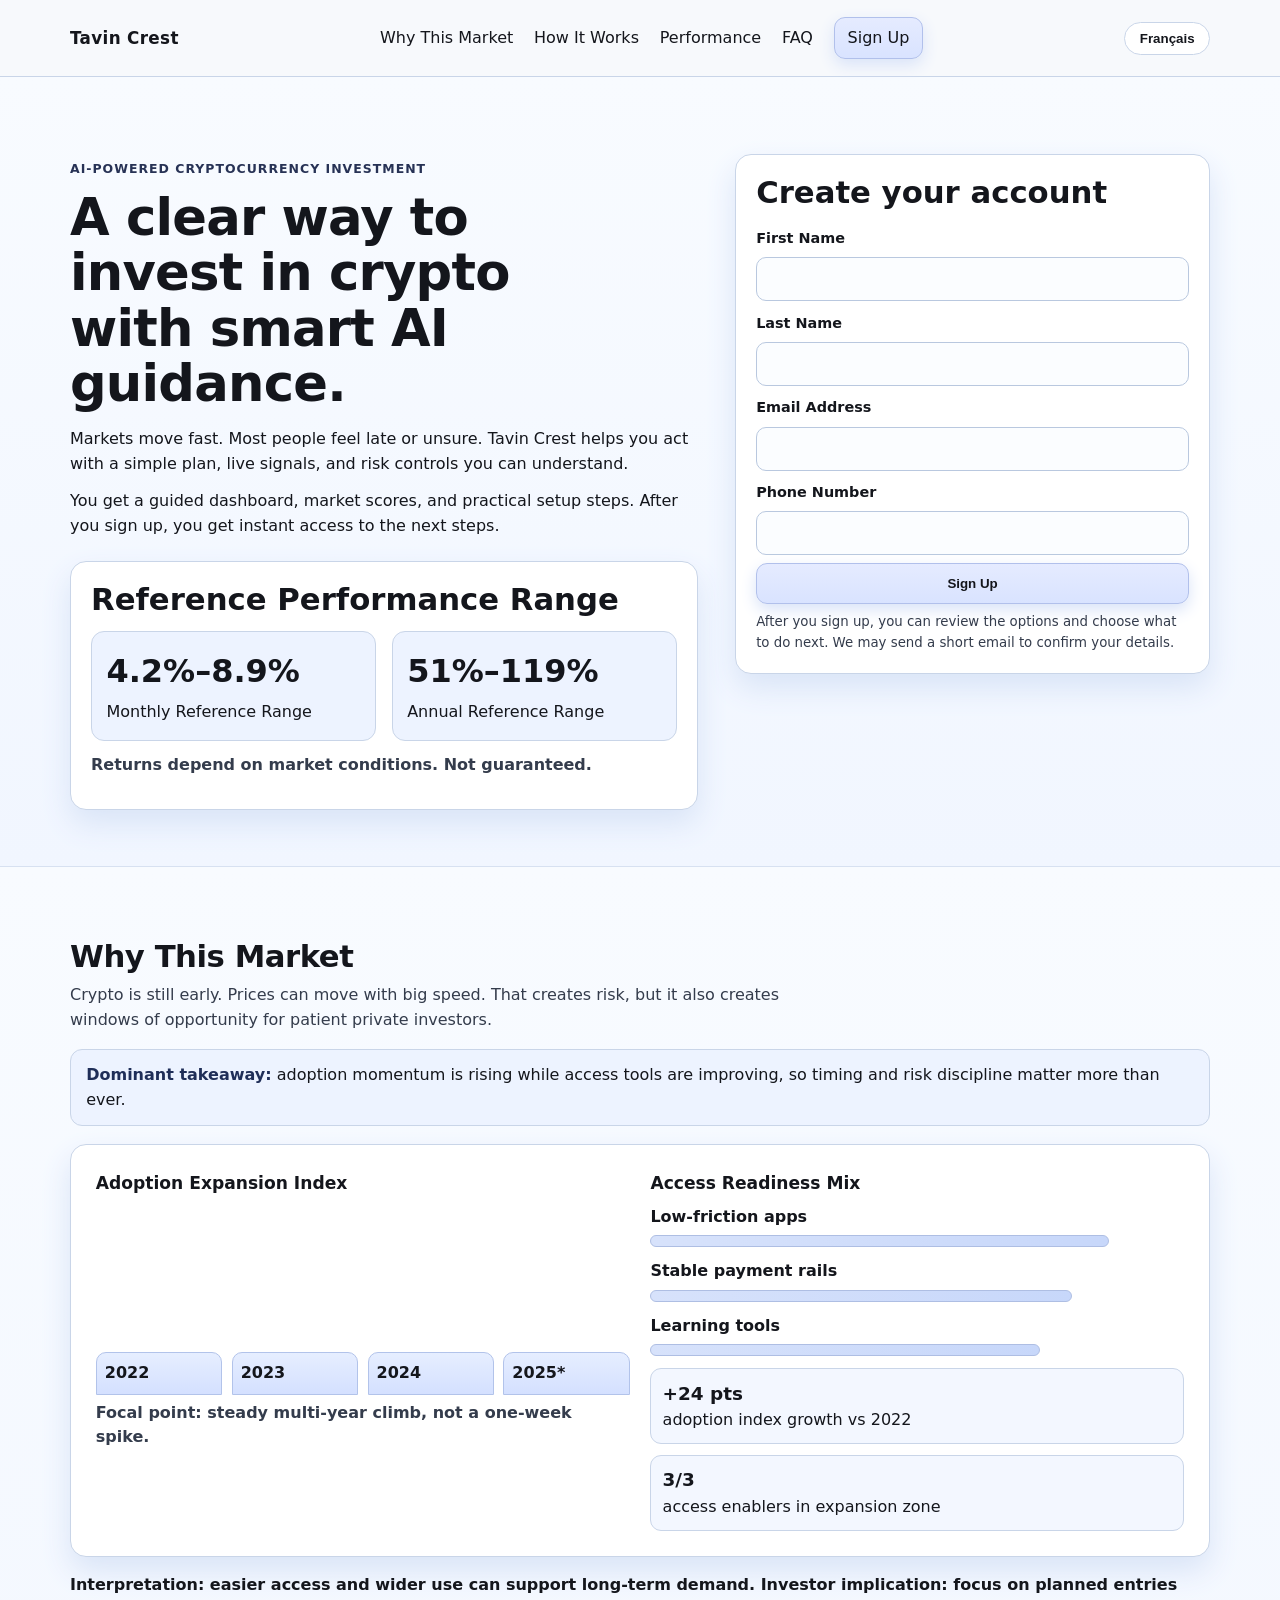
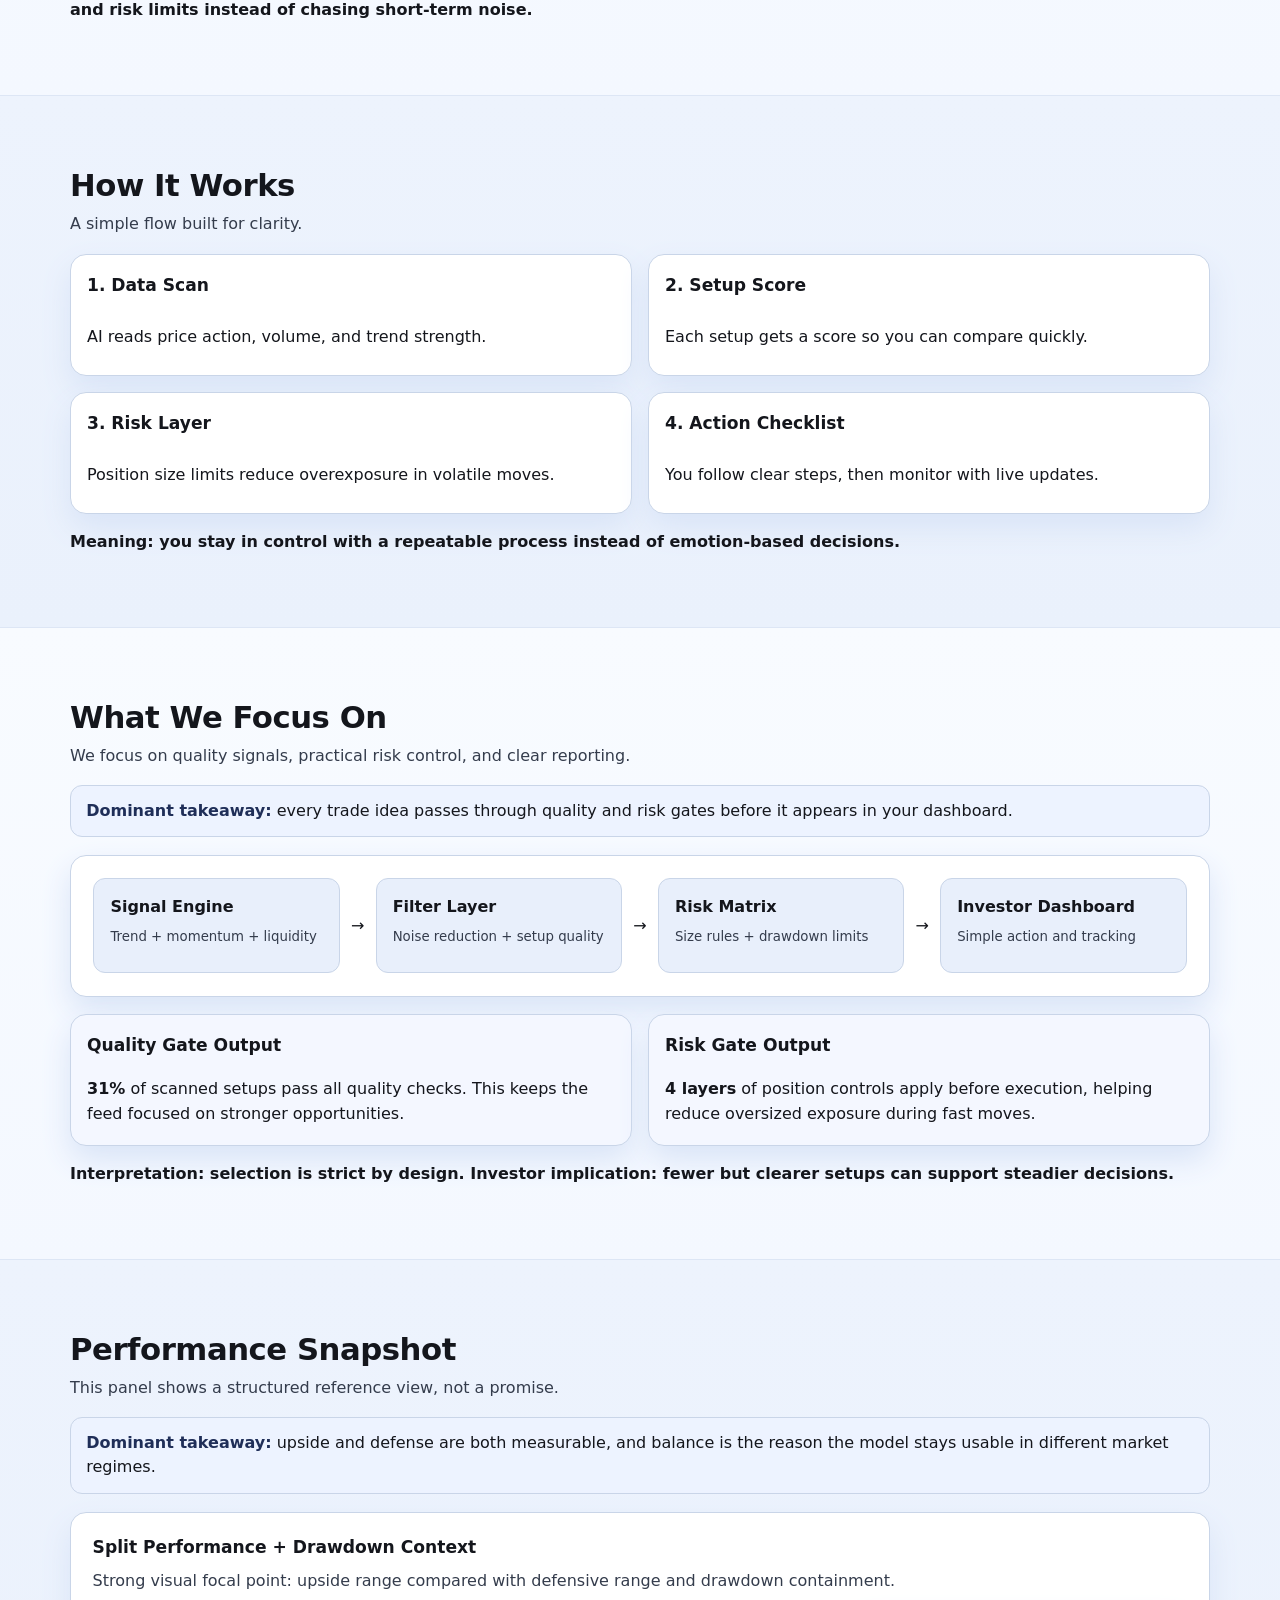
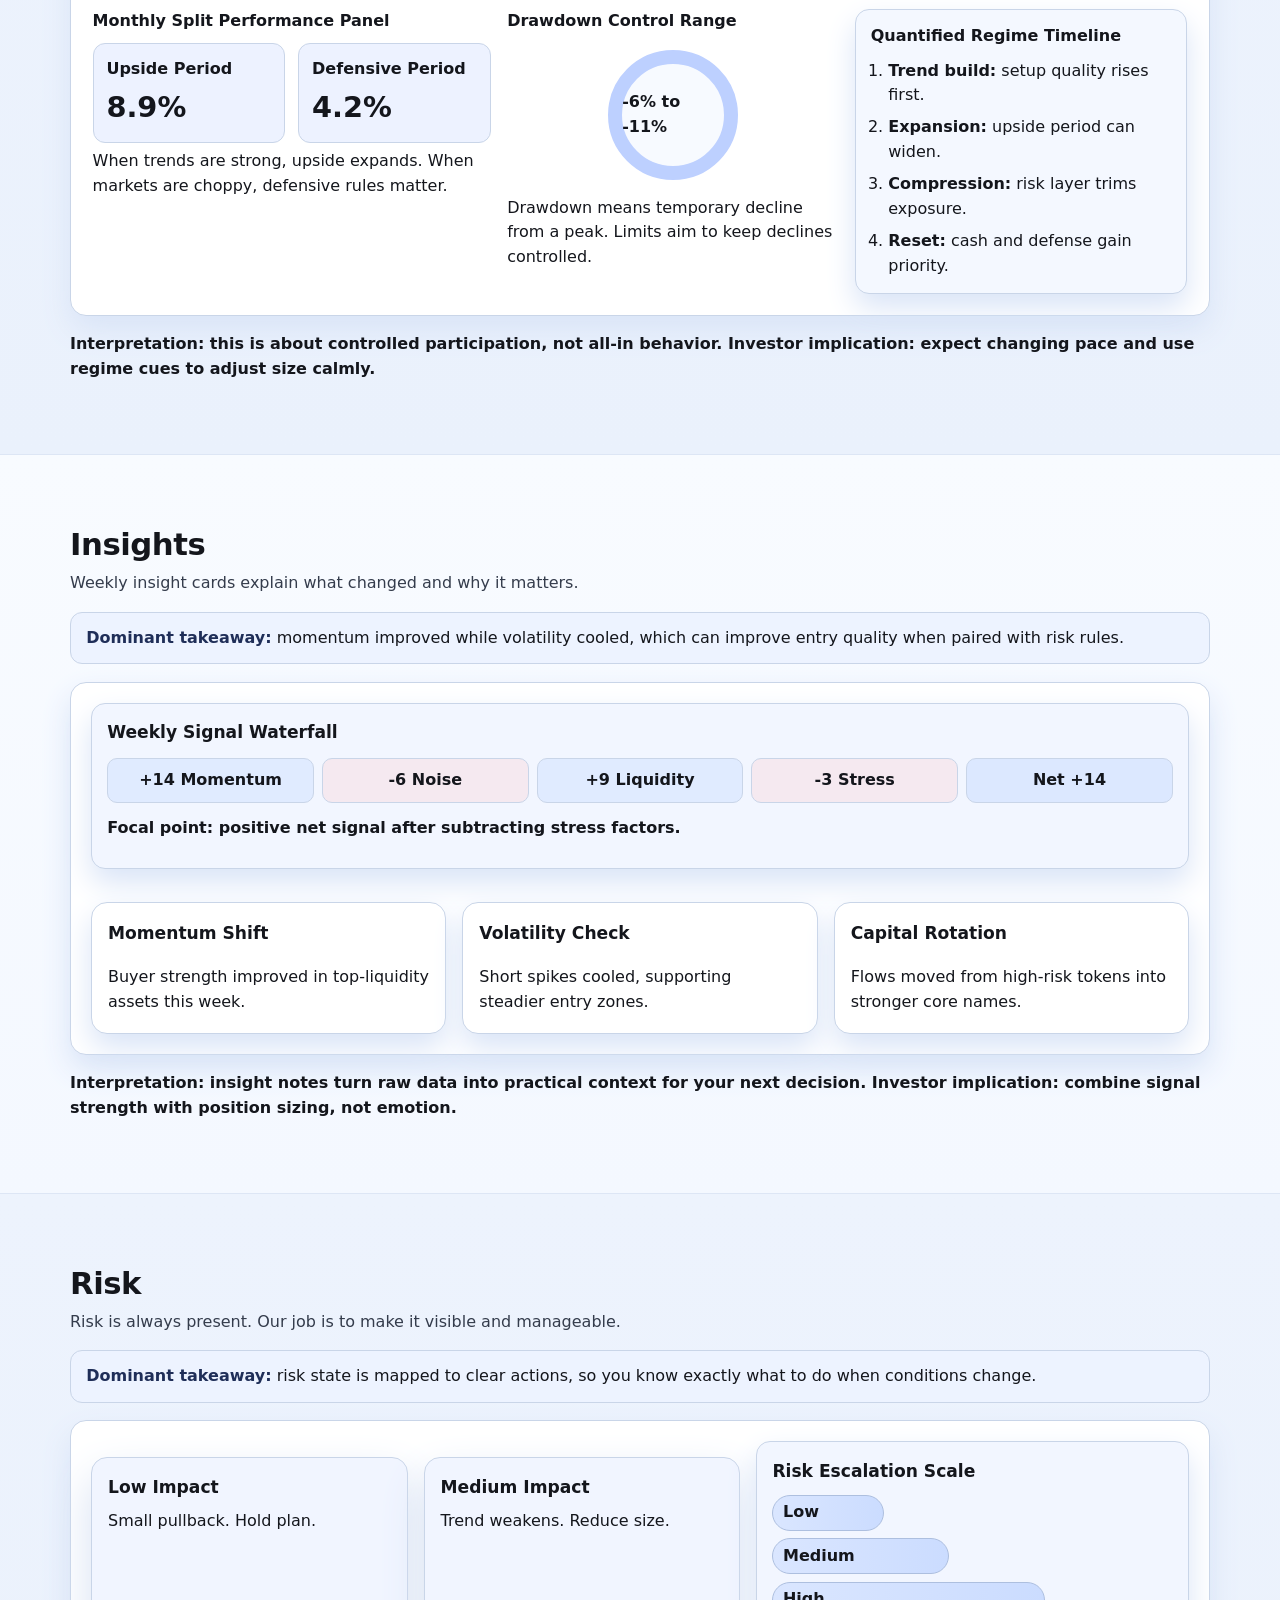
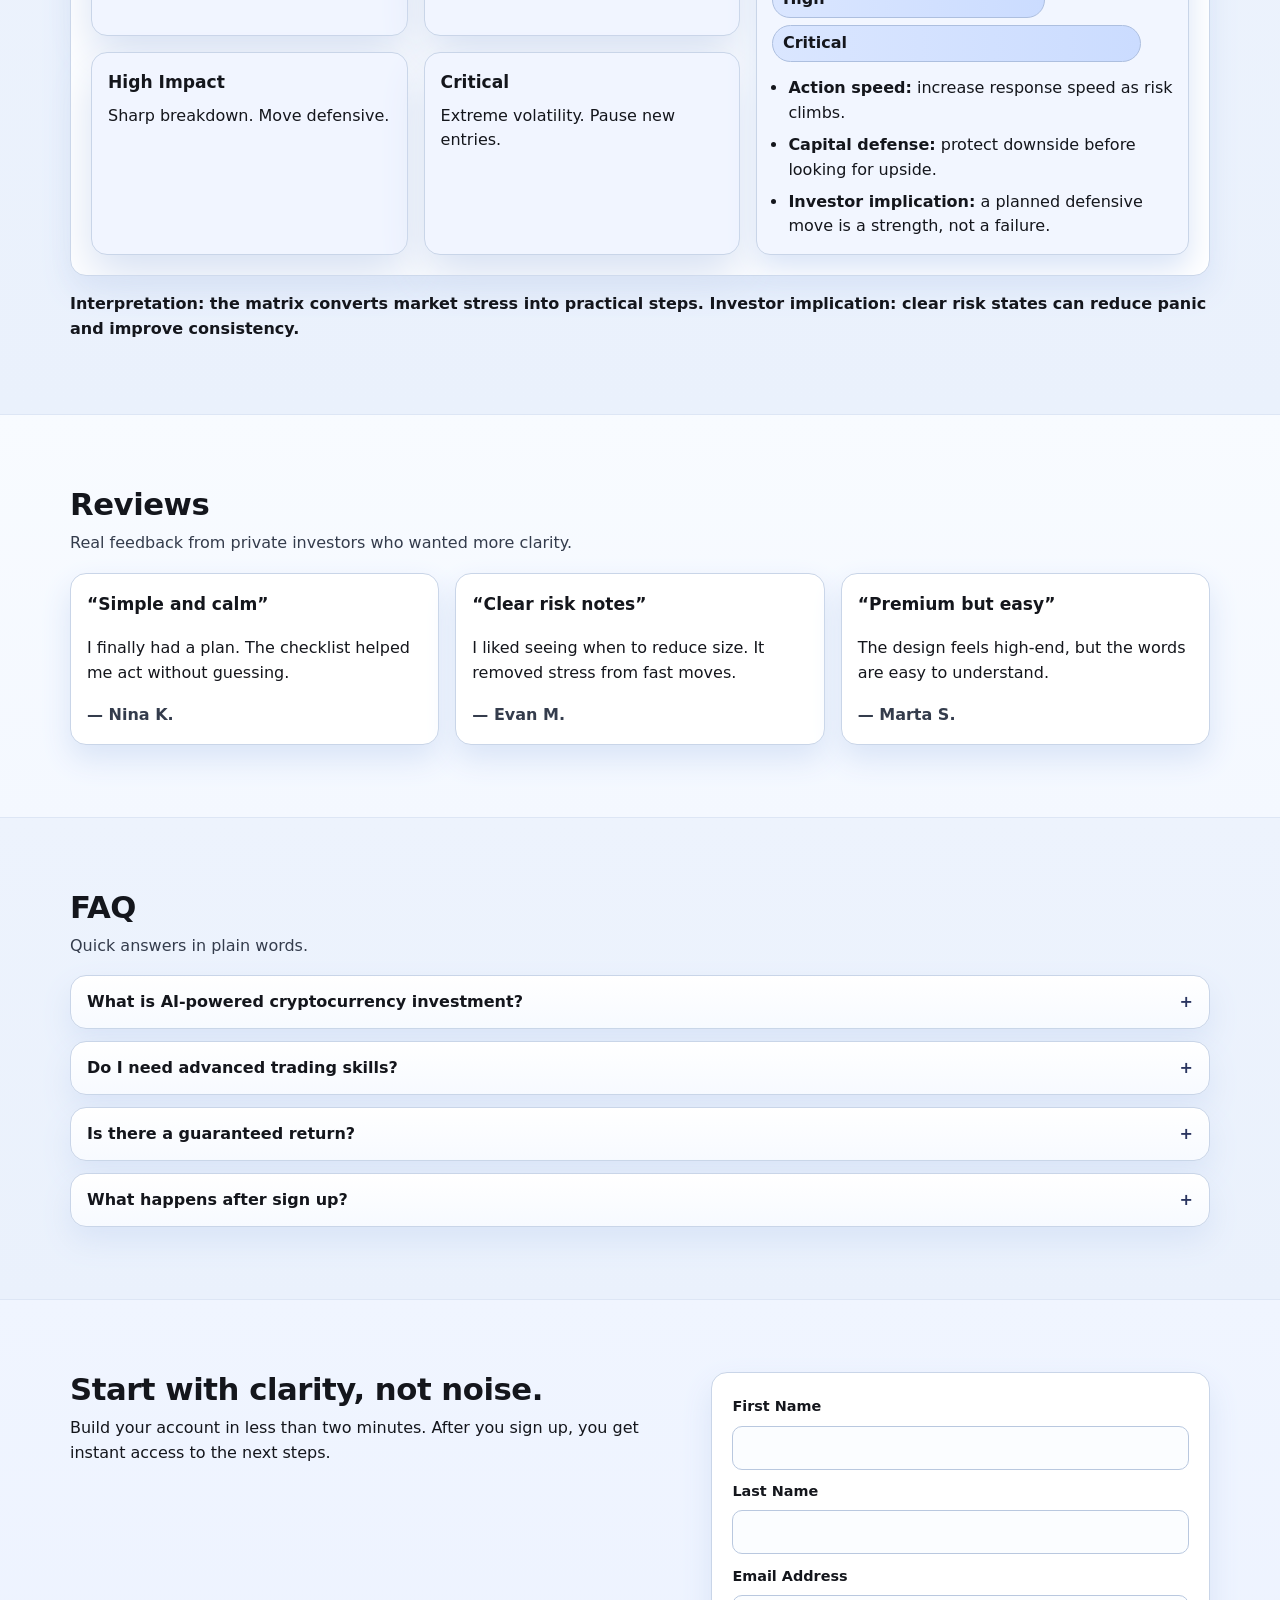
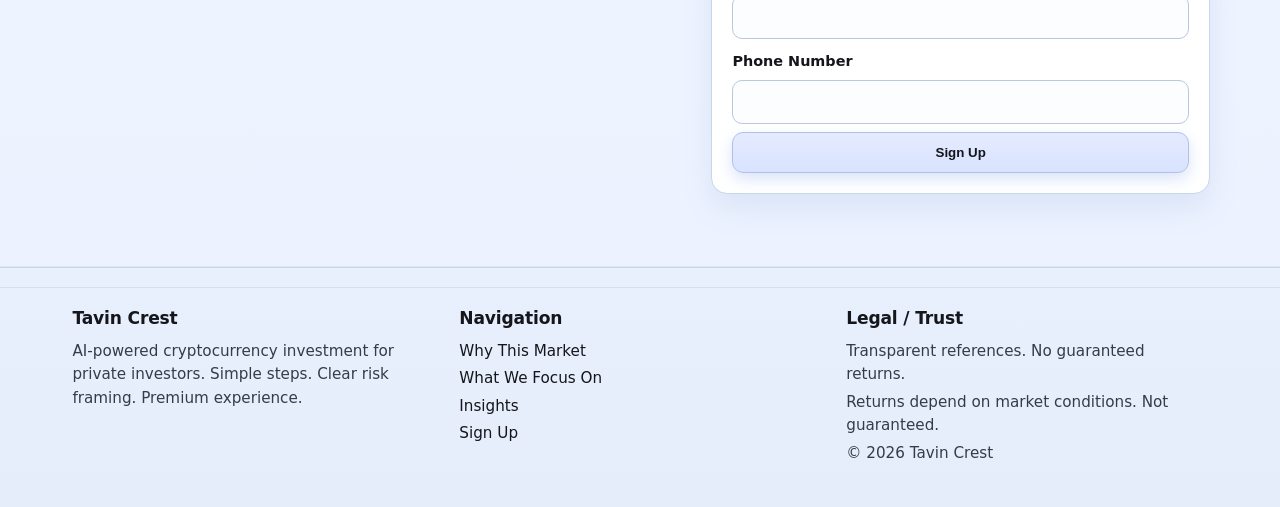
<file: fr/index.html>
<!doctype html>
<html lang="en">
<head>
  <meta charset="UTF-8" />
  <meta name="viewport" content="width=device-width, initial-scale=1.0" />
  <title>Tavin Crest FR | AI-Powered Cryptocurrency Investment</title>
  <meta name="description" content="See how Tavin Crest helps private investors use AI-powered cryptocurrency investment with simple, clear, premium guidance." />
  <link rel="canonical" href="https://tavincrest.com/fr/" />
  <link rel="alternate" hreflang="x-default" href="https://tavincrest.com/" />
  <link rel="alternate" hreflang="de" href="https://tavincrest.com/de/" />
  <link rel="alternate" hreflang="fr" href="https://tavincrest.com/fr/" />
  <link rel="alternate" hreflang="es" href="https://tavincrest.com/es/" />
  <link rel="alternate" hreflang="it" href="https://tavincrest.com/it/" />
  <link rel="alternate" hreflang="tr" href="https://tavincrest.com/tr/" />
  <link rel="alternate" hreflang="pt" href="https://tavincrest.com/pt/" />
  <link rel="alternate" hreflang="jp" href="https://tavincrest.com/jp/" />
  <link rel="alternate" hreflang="sk" href="https://tavincrest.com/sk/" />
  <link rel="alternate" hreflang="be" href="https://tavincrest.com/be/" />
  <meta property="og:type" content="website" />
  <meta property="og:title" content="Tavin Crest FR | AI-Powered Cryptocurrency Investment" />
  <meta property="og:description" content="See how Tavin Crest helps private investors use AI-powered cryptocurrency investment with simple, clear, premium guidance." />
  <meta property="og:url" content="https://tavincrest.com/fr/" />
  <meta property="og:site_name" content="Tavin Crest" />
  <meta name="twitter:card" content="summary_large_image" />
  <meta name="twitter:title" content="Tavin Crest FR | AI-Powered Cryptocurrency Investment" />
  <meta name="twitter:description" content="See how Tavin Crest helps private investors use AI-powered cryptocurrency investment with simple, clear, premium guidance." />
  <link rel="stylesheet" href="/assets/style.css" />
  <script type="application/ld+json">{"@context":"https://schema.org","@type":"Organization","name":"Tavin Crest","url":"https://tavincrest.com","logo":"https://tavincrest.com/assets/logo-mark.png"}</script>
  <script type="application/ld+json">{"@context":"https://schema.org","@type":"WebSite","name":"Tavin Crest","url":"https://tavincrest.com"}</script>
  <script type="application/ld+json">{"@context":"https://schema.org","@type":"FAQPage","mainEntity":[
      {"@type":"Question","name":"What is Tavin Crest?","acceptedAnswer":{"@type":"Answer","text":"Tavin Crest is an AI-powered cryptocurrency investment platform designed for private investors who want a clear process and transparent data."}},
      {"@type":"Question","name":"How does the AI help?","acceptedAnswer":{"@type":"Answer","text":"The AI scans market data, scores setup quality, and highlights where risk and momentum are balanced in simple terms."}},
      {"@type":"Question","name":"Are returns guaranteed?","acceptedAnswer":{"@type":"Answer","text":"No. Returns depend on market conditions. Not guaranteed."}},
      {"@type":"Question","name":"What happens after I sign up?","acceptedAnswer":{"@type":"Answer","text":"After you sign up, you will see a clear setup checklist and can review the options and choose what to do next."}}
    ]}</script>
  <script type="application/ld+json">{"@context":"https://schema.org","@type":"Review","itemReviewed":{"@type":"Service","name":"Tavin Crest Platform"},"author":{"@type":"Person","name":"Evan M."},"reviewRating":{"@type":"Rating","ratingValue":"5","bestRating":"5"},"reviewBody":"The setup was clear, the dashboard was easy to read, and the risk notes helped me make calm decisions."}</script>
</head>
<body>
  <header class="site-header">
    <div class="container nav-wrap">
      <a href="/fr/" class="brand">Tavin Crest</a>
      <nav class="desktop-nav" aria-label="Primary">
        <a href="#why">Why This Market</a><a href="#how">How It Works</a><a href="#snapshot">Performance</a><a href="#faq">FAQ</a><a href="#signup" class="btn btn-small">Sign Up</a>
      </nav>
      <div class="lang-switcher">
        <button class="lang-current" aria-haspopup="true" aria-expanded="false">Français</button>
        <div class="lang-dropdown">
            <ul class="lang-list" role="menu" aria-label="Choose language">
              <li><a href="/" role="menuitem"><span class="flag">🇬🇧</span><span>English</span></a></li>
              <li><a href="/de/" role="menuitem"><span class="flag">🇩🇪</span><span>Deutsch</span></a></li>
              <li><a href="/fr/" role="menuitem"><span class="flag">🇫🇷</span><span>Français</span></a></li>
              <li><a href="/es/" role="menuitem"><span class="flag">🇪🇸</span><span>Español</span></a></li>
              <li><a href="/it/" role="menuitem"><span class="flag">🇮🇹</span><span>Italiano</span></a></li>
              <li><a href="/tr/" role="menuitem"><span class="flag">🇹🇷</span><span>Türkçe</span></a></li>
              <li><a href="/pt/" role="menuitem"><span class="flag">🇵🇹</span><span>Português</span></a></li>
              <li><a href="/jp/" role="menuitem"><span class="flag">🇯🇵</span><span>日本語</span></a></li>
              <li><a href="/sk/" role="menuitem"><span class="flag-sk" aria-hidden="true"><svg viewBox="0 0 32 24" xmlns="http://www.w3.org/2000/svg"><rect width="32" height="8" fill="#ffffff"/><rect y="8" width="32" height="8" fill="#0b4ea2"/><rect y="16" width="32" height="8" fill="#d7141a"/><path d="M10 4.5c3.8 0 6.9 2.9 6.9 6.6v4.1c0 2.4-2.3 4.3-4.9 4.3S7 17.6 7 15.2v-4.1c0-3.7 3.1-6.6 6.9-6.6z" fill="#ffffff" stroke="#0b4ea2" stroke-width="0.5"/><path d="M9.1 8.2h5.8v2H9.1zm1.9-2.1h2v6.2h-2z" fill="#d7141a"/><path d="M8.7 14.8h6.6l-3.3 3.3z" fill="#0b4ea2"/></svg></span><span>Slovenčina</span></a></li>
              <li><a href="/be/" role="menuitem"><span class="flag">🇧🇾</span><span>Беларуская</span></a></li>
            </ul>
        </div>
      </div>
      <button class="menu-toggle" aria-label="Open menu" aria-expanded="false" aria-controls="mobile-drawer">☰</button>
    </div>
  </header>

  <div class="menu-backdrop" hidden></div>
  <aside id="mobile-drawer" class="mobile-drawer" aria-hidden="true">
    <button class="menu-close" aria-label="Close menu">✕</button>
    <nav aria-label="Mobile">
      <a href="#why">Why This Market</a>
      <a href="#how">How It Works</a>
      <a href="#focus">What We Focus On</a>
      <a href="#snapshot">Performance Snapshot</a>
      <a href="#insights">Insights</a>
      <a href="#risk">Risk</a>
      <a href="#reviews">Reviews</a>
      <a href="#faq">FAQ</a>
      <a href="#signup" class="btn">Sign Up</a>
    </nav>
  </aside>

  <main>
    <section class="hero">
      <div class="container hero-grid">
        <div>
          <p class="eyebrow">AI-Powered Cryptocurrency Investment</p>
          <h1>A clear way to invest in crypto with smart AI guidance.</h1>
          <p>Markets move fast. Most people feel late or unsure. Tavin Crest helps you act with a simple plan, live signals, and risk controls you can understand.</p>
          <p>You get a guided dashboard, market scores, and practical setup steps. After you sign up, you get instant access to the next steps.</p>
          <div class="perf-panel">
            <h2>Reference Performance Range</h2>
            <div class="range-grid">
              <div><span class="big">4.2%–8.9%</span><span>Monthly Reference Range</span></div>
              <div><span class="big">51%–119%</span><span>Annual Reference Range</span></div>
            </div>
            <p>Returns depend on market conditions. Not guaranteed.</p>
          </div>
        </div>
        <form class="form-card" id="signup">
          <h2>Create your account</h2>
          <label for="first">First Name</label>
          <input id="first" name="first" type="text" required />
          <label for="last">Last Name</label>
          <input id="last" name="last" type="text" required />
          <label for="email">Email Address</label>
          <input id="email" name="email" type="email" required />
          <label for="phone">Phone Number</label>
          <input id="phone" name="phone" type="tel" required />
          <button class="btn" type="submit">Sign Up</button>
          <small>After you sign up, you can review the options and choose what to do next. We may send a short email to confirm your details.</small>
        </form>
      </div>
    </section>

        <section id="why" class="section">
      <div class="container">
        <h2>Why This Market</h2>
        <p>Crypto is still early. Prices can move with big speed. That creates risk, but it also creates windows of opportunity for patient private investors.</p>
        <div class="data-takeaway">
          <strong>Dominant takeaway:</strong> adoption momentum is rising while access tools are improving, so timing and risk discipline matter more than ever.
        </div>
        <div class="visual-large split-bars feature-panel">
          <div class="bar-col">
            <h3>Adoption Expansion Index</h3>
            <div class="vbar"><span style="height:36%">2022</span><span style="height:54%">2023</span><span style="height:71%">2024</span><span style="height:88%">2025*</span></div>
            <p class="panel-note">Focal point: steady multi-year climb, not a one-week spike.</p>
          </div>
          <div class="bar-col">
            <h3>Access Readiness Mix</h3>
            <div class="hbars">
              <div><strong>Low-friction apps</strong><i style="width:86%"></i></div>
              <div><strong>Stable payment rails</strong><i style="width:79%"></i></div>
              <div><strong>Learning tools</strong><i style="width:73%"></i></div>
            </div>
            <div class="metric-list">
              <div><b>+24 pts</b><span>adoption index growth vs 2022</span></div>
              <div><b>3/3</b><span>access enablers in expansion zone</span></div>
            </div>
          </div>
        </div>
        <p class="meaning">Interpretation: easier access and wider use can support long-term demand. Investor implication: focus on planned entries and risk limits instead of chasing short-term noise.</p>
      </div>
    </section>

    <section id="how" class="section alt">
      <div class="container">
        <h2>How It Works</h2>
        <p>A simple flow built for clarity.</p>
        <div class="cards four">
          <article><h3>1. Data Scan</h3><p>AI reads price action, volume, and trend strength.</p></article>
          <article><h3>2. Setup Score</h3><p>Each setup gets a score so you can compare quickly.</p></article>
          <article><h3>3. Risk Layer</h3><p>Position size limits reduce overexposure in volatile moves.</p></article>
          <article><h3>4. Action Checklist</h3><p>You follow clear steps, then monitor with live updates.</p></article>
        </div>
        <p class="meaning">Meaning: you stay in control with a repeatable process instead of emotion-based decisions.</p>
      </div>
    </section>

        <section id="focus" class="section">
      <div class="container">
        <h2>What We Focus On</h2>
        <p>We focus on quality signals, practical risk control, and clear reporting.</p>
        <div class="data-takeaway">
          <strong>Dominant takeaway:</strong> every trade idea passes through quality and risk gates before it appears in your dashboard.
        </div>
        <div class="visual-large architecture feature-panel">
          <div>Signal Engine<br><small>Trend + momentum + liquidity</small></div><span>→</span>
          <div>Filter Layer<br><small>Noise reduction + setup quality</small></div><span>→</span>
          <div>Risk Matrix<br><small>Size rules + drawdown limits</small></div><span>→</span>
          <div>Investor Dashboard<br><small>Simple action and tracking</small></div>
        </div>
        <div class="cards two detail-cards">
          <article><h3>Quality Gate Output</h3><p><b>31%</b> of scanned setups pass all quality checks. This keeps the feed focused on stronger opportunities.</p></article>
          <article><h3>Risk Gate Output</h3><p><b>4 layers</b> of position controls apply before execution, helping reduce oversized exposure during fast moves.</p></article>
        </div>
        <p class="meaning">Interpretation: selection is strict by design. Investor implication: fewer but clearer setups can support steadier decisions.</p>
      </div>
    </section>

        <section id="snapshot" class="section alt">
      <div class="container">
        <h2>Performance Snapshot</h2>
        <p>This panel shows a structured reference view, not a promise.</p>
        <div class="data-takeaway">
          <strong>Dominant takeaway:</strong> upside and defense are both measurable, and balance is the reason the model stays usable in different market regimes.
        </div>
        <div class="visual-large performance-feature">
          <div class="feature-head">
            <h3>Split Performance + Drawdown Context</h3>
            <p>Strong visual focal point: upside range compared with defensive range and drawdown containment.</p>
          </div>
          <div class="feature-grid">
            <article class="kpi"><h4>Monthly Split Performance Panel</h4><div class="dual"><div><b>Upside Period</b><strong>8.9%</strong></div><div><b>Defensive Period</b><strong>4.2%</strong></div></div><p>When trends are strong, upside expands. When markets are choppy, defensive rules matter.</p></article>
            <article class="kpi"><h4>Drawdown Control Range</h4><div class="ring-wrap"><div class="ring">-6% to -11%</div></div><p>Drawdown means temporary decline from a peak. Limits aim to keep declines controlled.</p></article>
            <article class="timeline"><h4>Quantified Regime Timeline</h4><ol><li><b>Trend build:</b> setup quality rises first.</li><li><b>Expansion:</b> upside period can widen.</li><li><b>Compression:</b> risk layer trims exposure.</li><li><b>Reset:</b> cash and defense gain priority.</li></ol></article>
          </div>
        </div>
        <p class="meaning">Interpretation: this is about controlled participation, not all-in behavior. Investor implication: expect changing pace and use regime cues to adjust size calmly.</p>
      </div>
    </section>

        <section id="insights" class="section">
      <div class="container">
        <h2>Insights</h2>
        <p>Weekly insight cards explain what changed and why it matters.</p>
        <div class="data-takeaway">
          <strong>Dominant takeaway:</strong> momentum improved while volatility cooled, which can improve entry quality when paired with risk rules.
        </div>
        <div class="visual-large insights-mix">
          <div class="waterfall">
            <h3>Weekly Signal Waterfall</h3>
            <div class="flow"><span class="pos">+14 Momentum</span><span class="neg">-6 Noise</span><span class="pos">+9 Liquidity</span><span class="neg">-3 Stress</span><span class="net">Net +14</span></div>
            <p class="panel-note">Focal point: positive net signal after subtracting stress factors.</p>
          </div>
          <div class="cards three">
            <article><h3>Momentum Shift</h3><p>Buyer strength improved in top-liquidity assets this week.</p></article>
            <article><h3>Volatility Check</h3><p>Short spikes cooled, supporting steadier entry zones.</p></article>
            <article><h3>Capital Rotation</h3><p>Flows moved from high-risk tokens into stronger core names.</p></article>
          </div>
        </div>
        <p class="meaning">Interpretation: insight notes turn raw data into practical context for your next decision. Investor implication: combine signal strength with position sizing, not emotion.</p>
      </div>
    </section>

        <section id="risk" class="section alt">
      <div class="container">
        <h2>Risk</h2>
        <p>Risk is always present. Our job is to make it visible and manageable.</p>
        <div class="data-takeaway">
          <strong>Dominant takeaway:</strong> risk state is mapped to clear actions, so you know exactly what to do when conditions change.
        </div>
        <div class="visual-large risk-feature">
          <div class="risk-matrix">
            <div><h3>Low Impact</h3><p>Small pullback. Hold plan.</p></div>
            <div><h3>Medium Impact</h3><p>Trend weakens. Reduce size.</p></div>
            <div><h3>High Impact</h3><p>Sharp breakdown. Move defensive.</p></div>
            <div><h3>Critical</h3><p>Extreme volatility. Pause new entries.</p></div>
          </div>
          <div class="risk-side">
            <h3>Risk Escalation Scale</h3>
            <div class="scale"><span style="width:28%">Low</span><span style="width:44%">Medium</span><span style="width:68%">High</span><span style="width:92%">Critical</span></div>
            <ul>
              <li><b>Action speed:</b> increase response speed as risk climbs.</li>
              <li><b>Capital defense:</b> protect downside before looking for upside.</li>
              <li><b>Investor implication:</b> a planned defensive move is a strength, not a failure.</li>
            </ul>
          </div>
        </div>
        <p class="meaning">Interpretation: the matrix converts market stress into practical steps. Investor implication: clear risk states can reduce panic and improve consistency.</p>
      </div>
    </section>

    <section id="reviews" class="section">
      <div class="container">
        <h2>Reviews</h2>
        <p>Real feedback from private investors who wanted more clarity.</p>
        <div class="cards three">
          <article><h3>“Simple and calm”</h3><p>I finally had a plan. The checklist helped me act without guessing.</p><span>— Nina K.</span></article>
          <article><h3>“Clear risk notes”</h3><p>I liked seeing when to reduce size. It removed stress from fast moves.</p><span>— Evan M.</span></article>
          <article><h3>“Premium but easy”</h3><p>The design feels high-end, but the words are easy to understand.</p><span>— Marta S.</span></article>
        </div>
      </div>
    </section>

    <section id="faq" class="section alt">
      <div class="container">
        <h2>FAQ</h2>
        <p>Quick answers in plain words.</p>
        <div class="faq-list">
          <details><summary>What is AI-powered cryptocurrency investment?</summary><p>It means software scans market data and helps rank opportunities. You still decide what to do.</p></details>
          <details><summary>Do I need advanced trading skills?</summary><p>No. The platform is built for regular private investors with clear steps and simple wording.</p></details>
          <details><summary>Is there a guaranteed return?</summary><p>No. Returns depend on market conditions. Not guaranteed.</p></details>
          <details><summary>What happens after sign up?</summary><p>After you sign up, you will see a clear setup checklist.</p></details>
        </div>
      </div>
    </section>

    <section class="section final-cta">
      <div class="container cta-grid">
        <div>
          <h2>Start with clarity, not noise.</h2>
          <p>Build your account in less than two minutes. After you sign up, you get instant access to the next steps.</p>
        </div>
        <form class="form-card compact">
          <label for="first2">First Name</label><input id="first2" type="text" required>
          <label for="last2">Last Name</label><input id="last2" type="text" required>
          <label for="email2">Email Address</label><input id="email2" type="email" required>
          <label for="phone2">Phone Number</label><input id="phone2" type="tel" required>
          <button class="btn" type="submit">Sign Up</button>
        </form>
      </div>
    </section>
  </main>

  <footer class="site-footer">
    <div class="container footer-grid">
      <div><h3>Tavin Crest</h3><p>AI-powered cryptocurrency investment for private investors. Simple steps. Clear risk framing. Premium experience.</p></div>
      <div><h3>Navigation</h3><a href="#why">Why This Market</a><a href="#focus">What We Focus On</a><a href="#insights">Insights</a><a href="#signup">Sign Up</a></div>
      <div><h3>Legal / Trust</h3><p>Transparent references. No guaranteed returns.</p><p>Returns depend on market conditions. Not guaranteed.</p><p>© 2026 Tavin Crest</p></div>
    </div>
  </footer>
  <script src="/assets/app.js" defer></script>
</body>
</html>
</file>
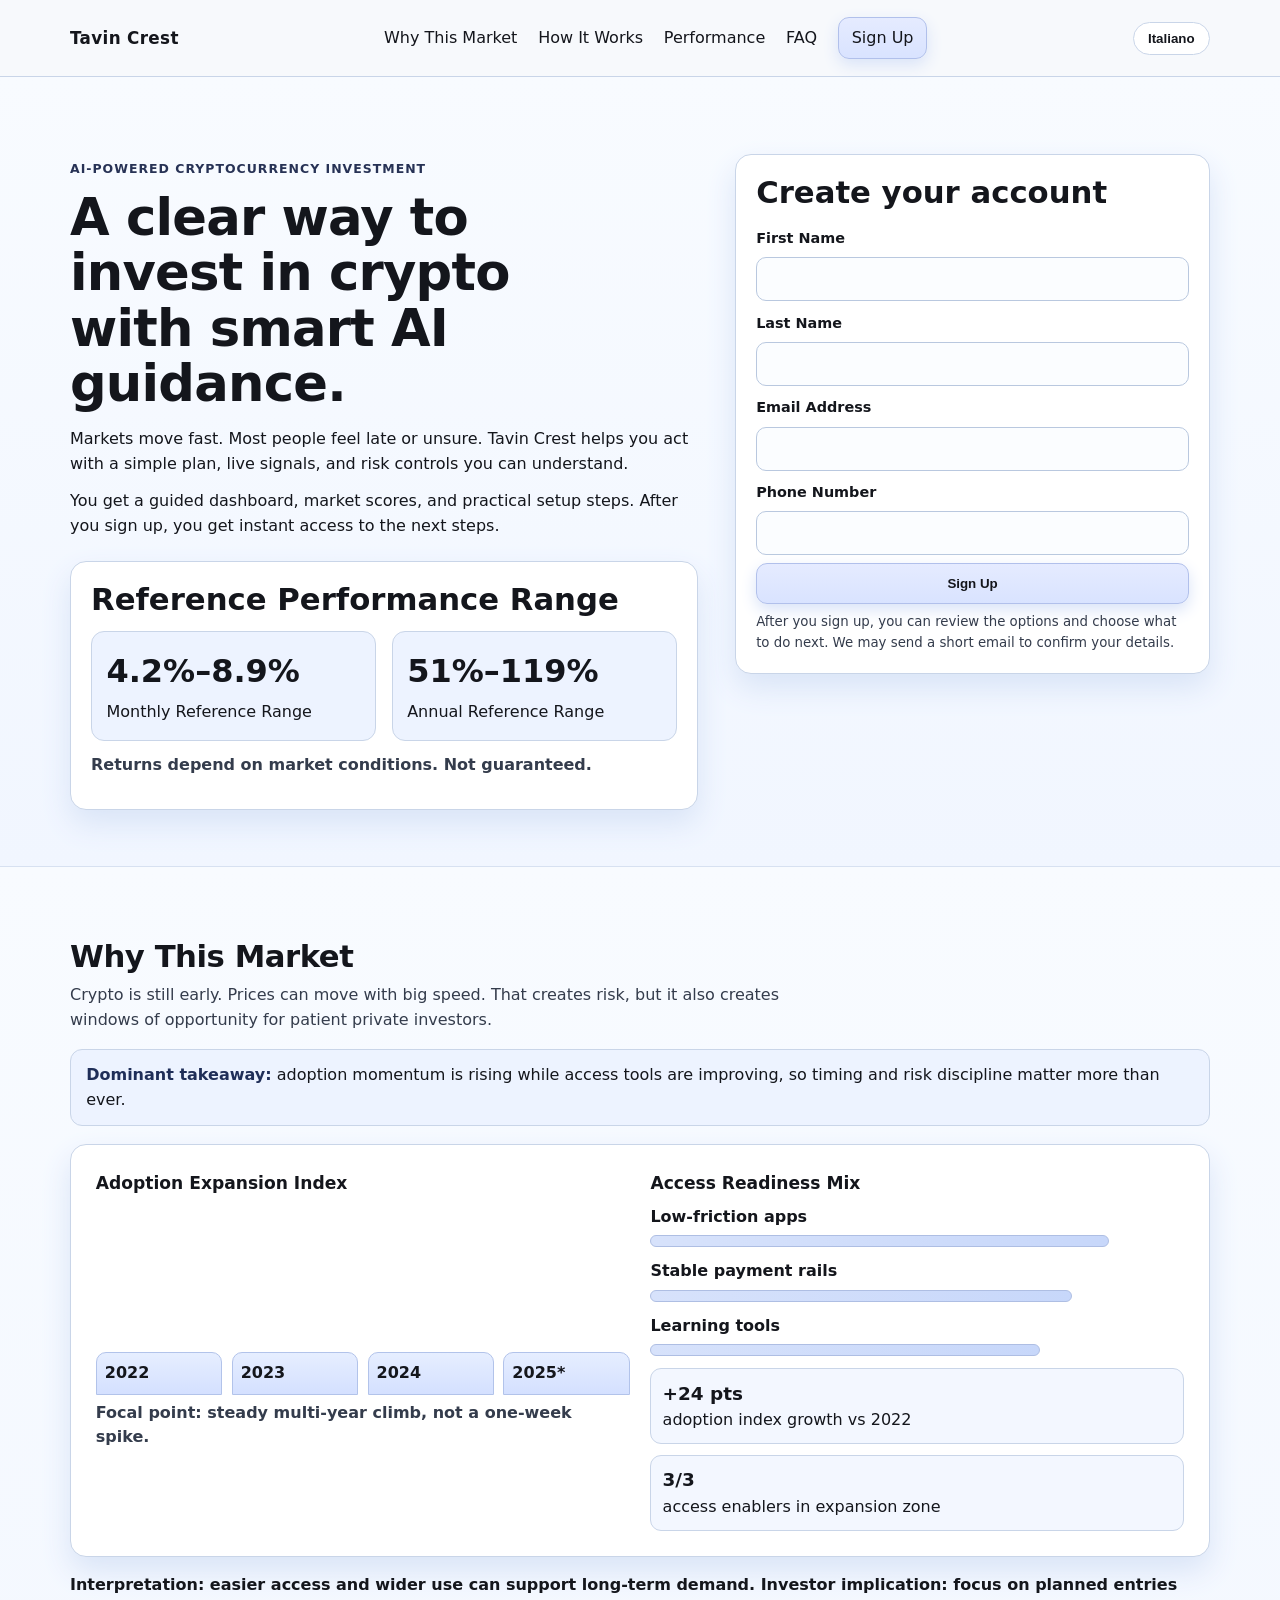
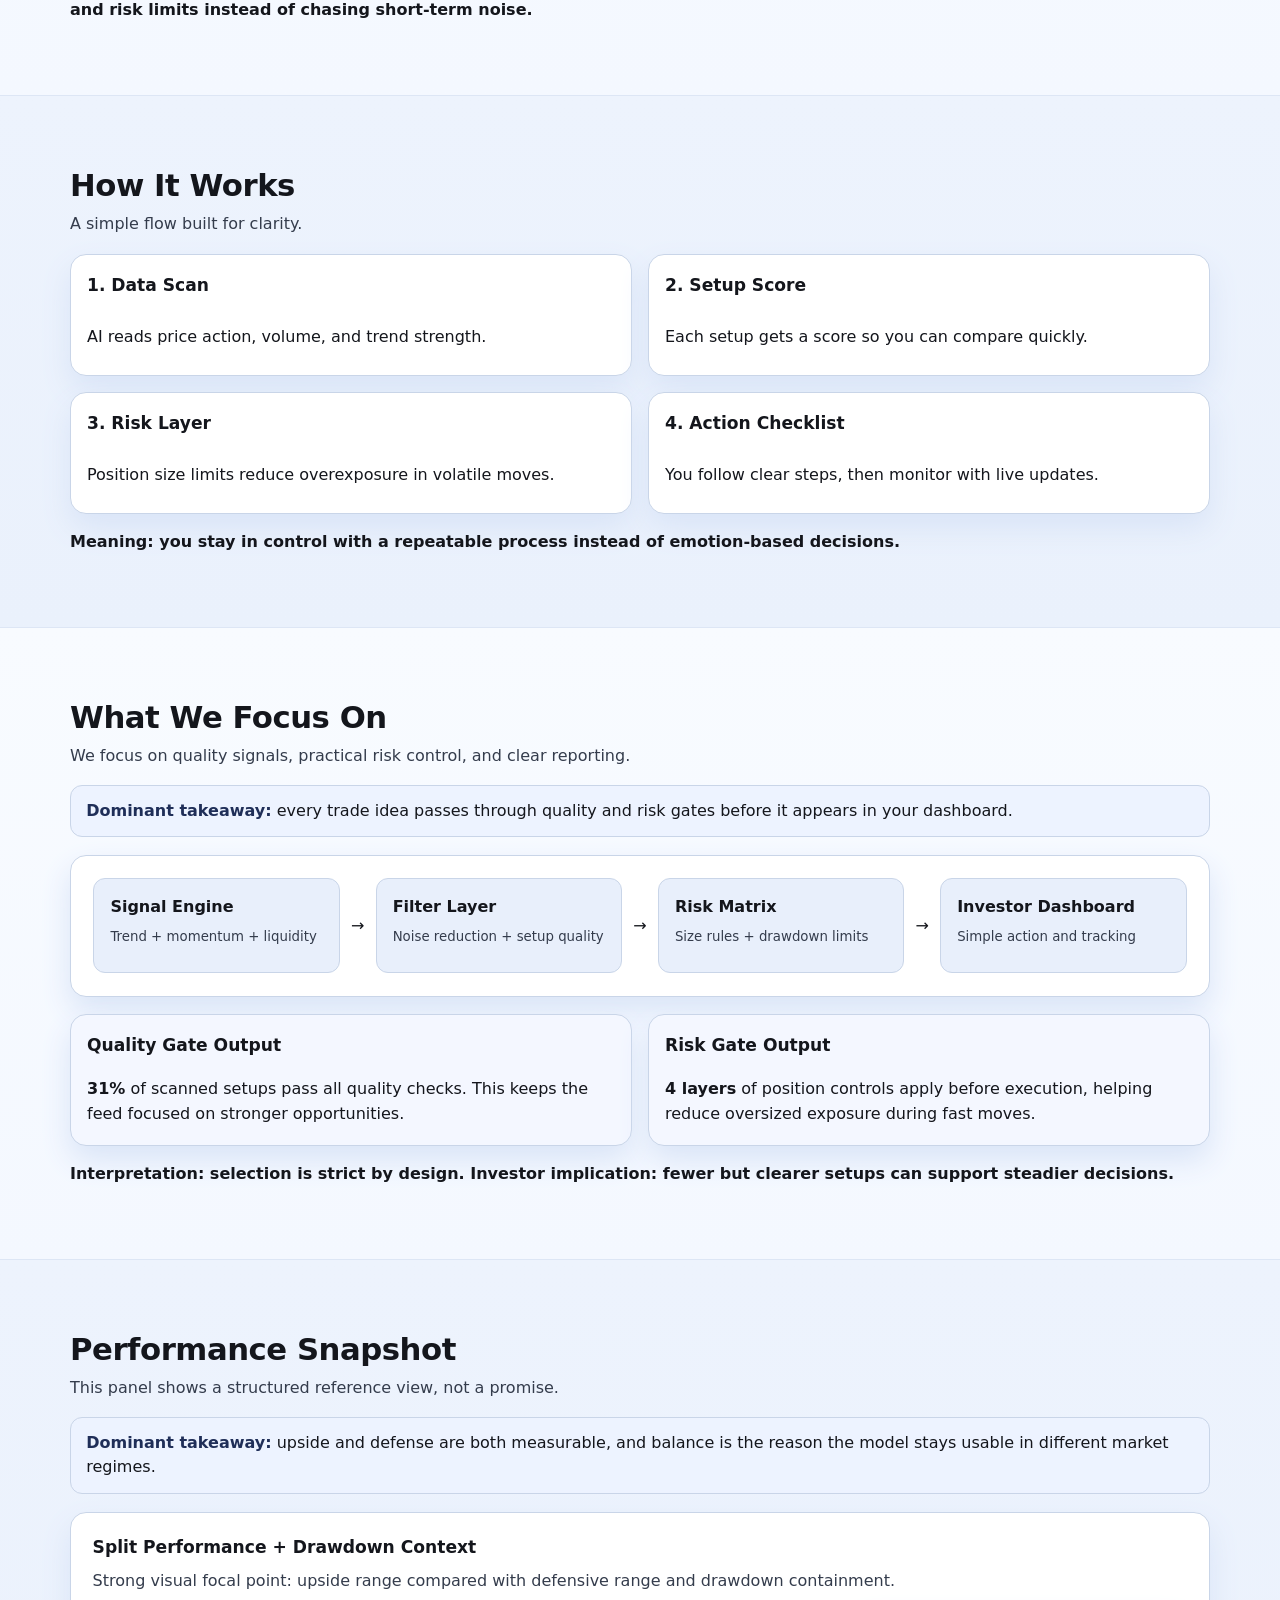
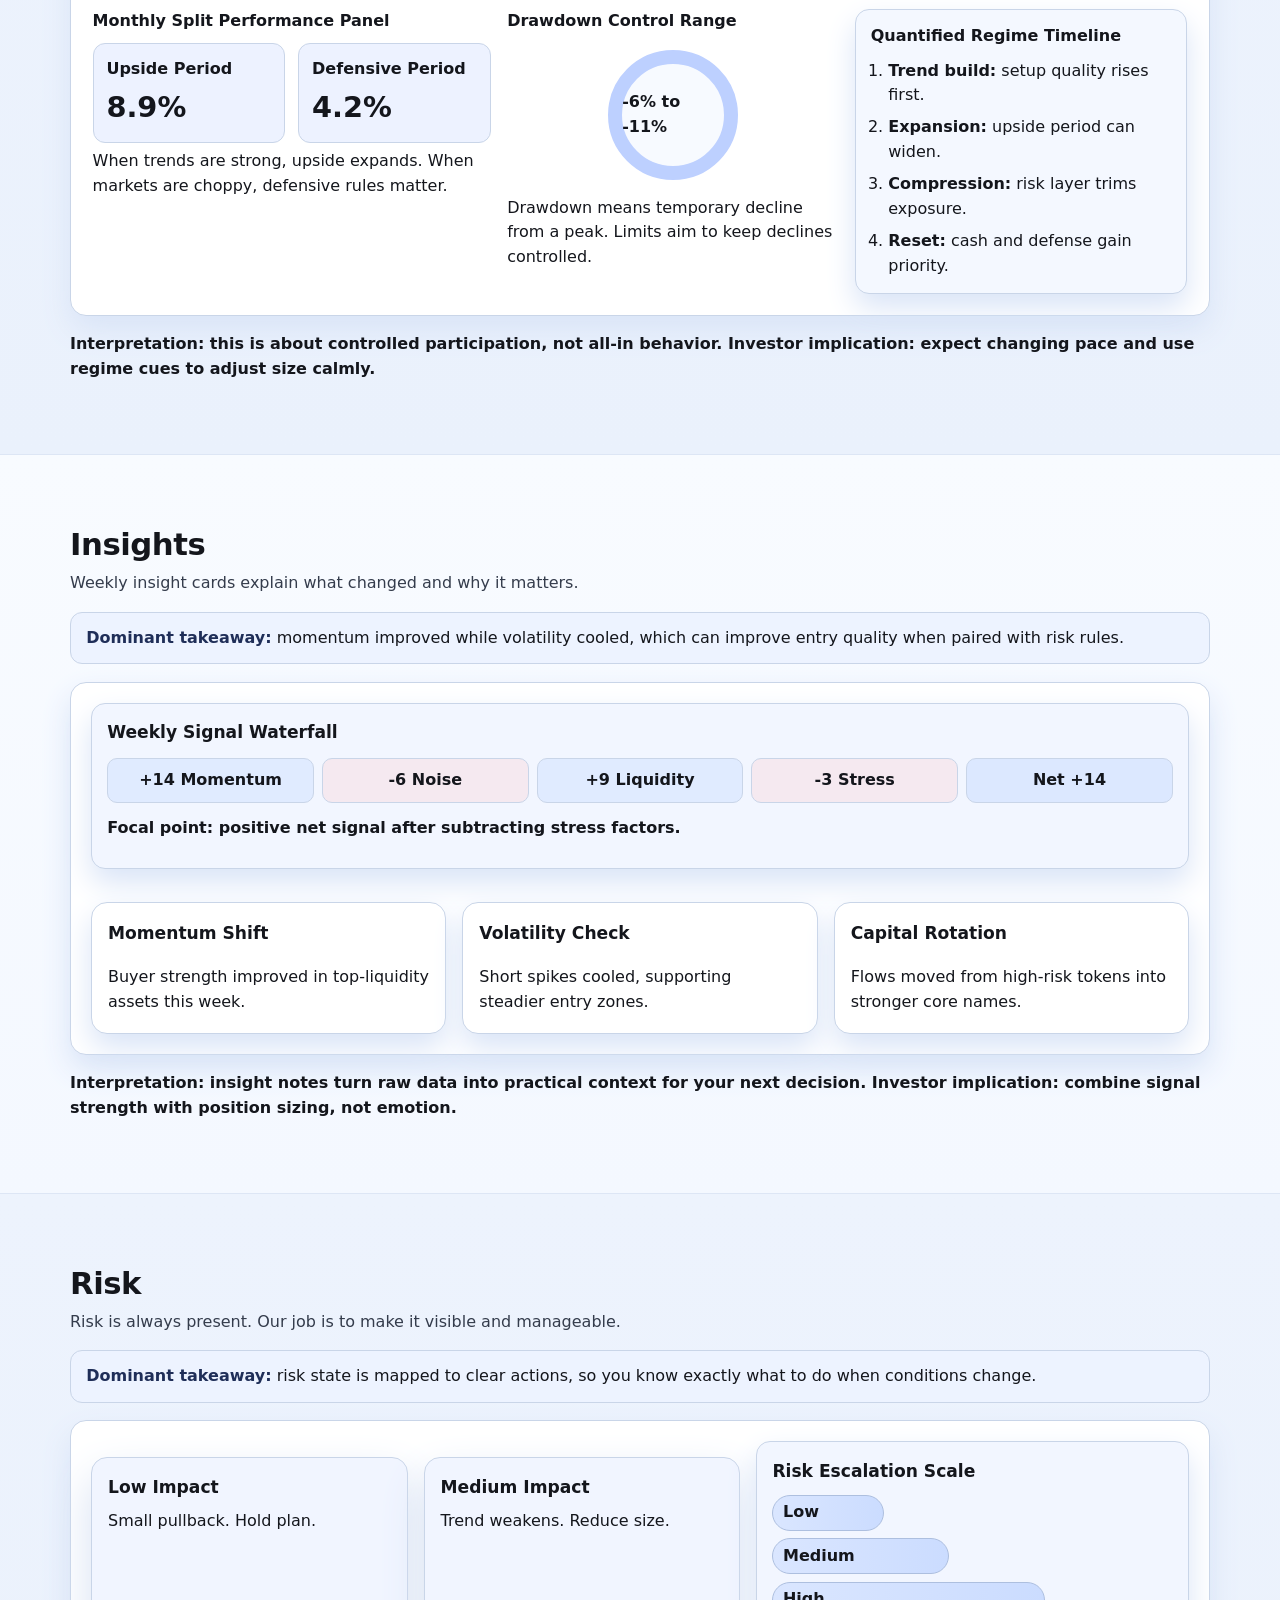
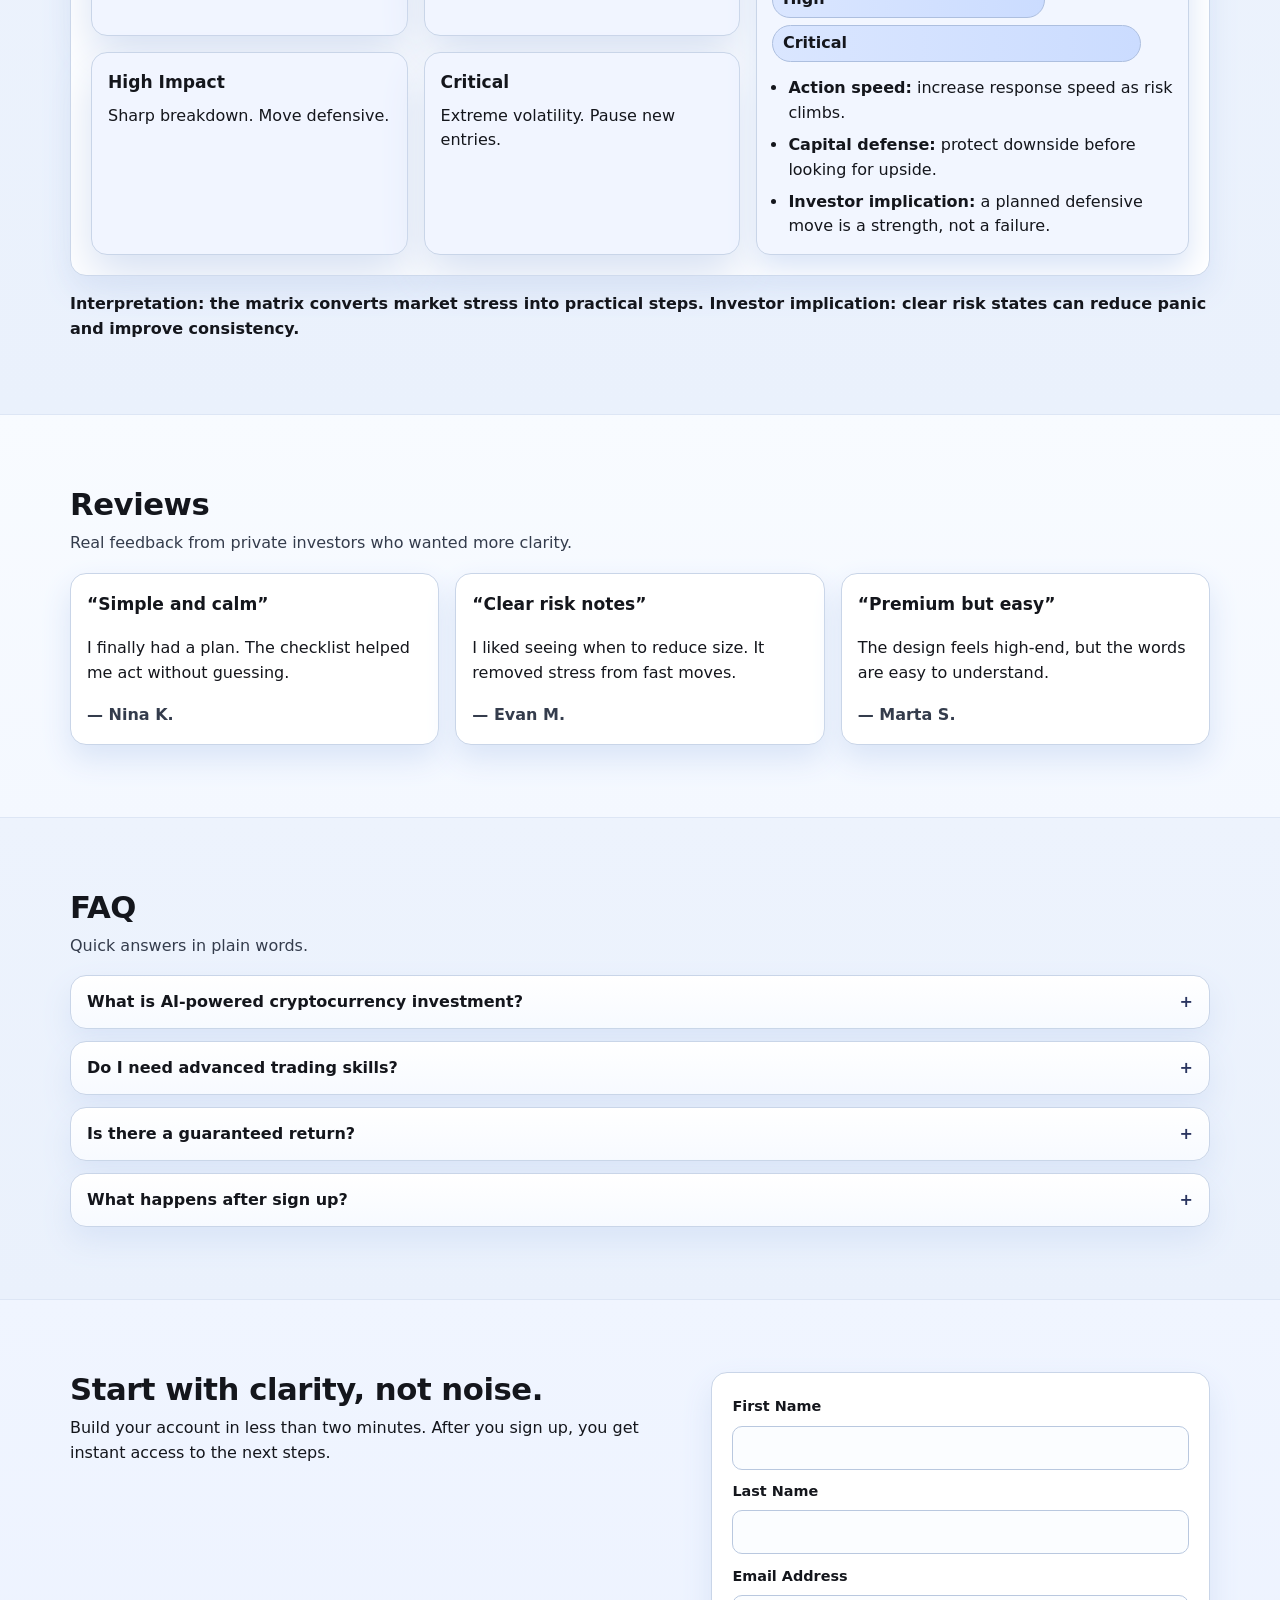
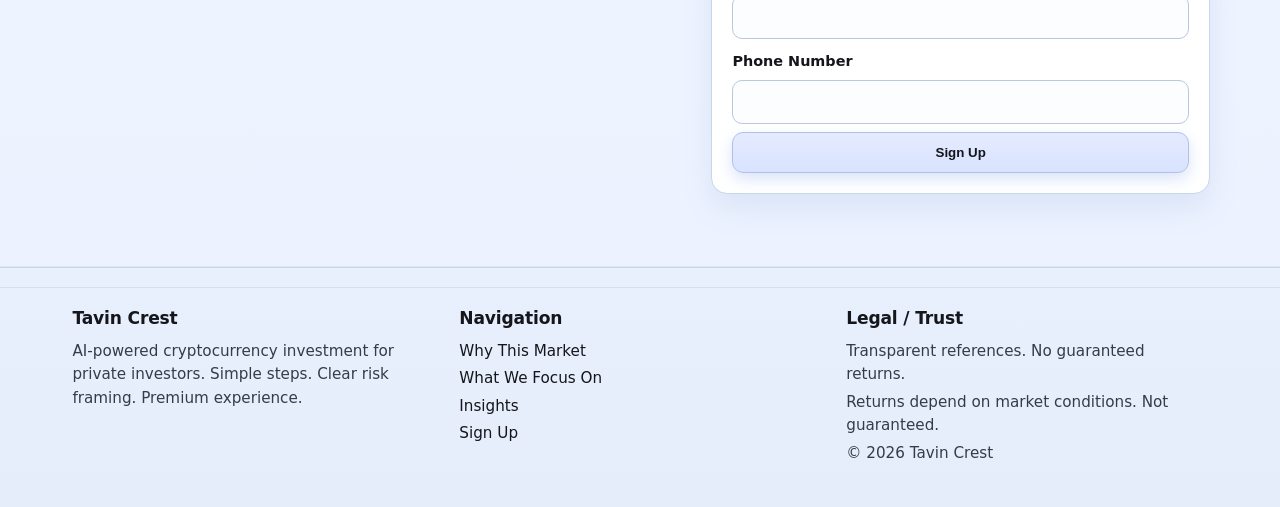
<file: it/index.html>
<!doctype html>
<html lang="en">
<head>
  <meta charset="UTF-8" />
  <meta name="viewport" content="width=device-width, initial-scale=1.0" />
  <title>Tavin Crest IT | AI-Powered Cryptocurrency Investment</title>
  <meta name="description" content="Learn the Tavin Crest approach to AI-powered cryptocurrency investment with transparent metrics and easy onboarding." />
  <link rel="canonical" href="https://tavincrest.com/it/" />
  <link rel="alternate" hreflang="x-default" href="https://tavincrest.com/" />
  <link rel="alternate" hreflang="de" href="https://tavincrest.com/de/" />
  <link rel="alternate" hreflang="fr" href="https://tavincrest.com/fr/" />
  <link rel="alternate" hreflang="es" href="https://tavincrest.com/es/" />
  <link rel="alternate" hreflang="it" href="https://tavincrest.com/it/" />
  <link rel="alternate" hreflang="tr" href="https://tavincrest.com/tr/" />
  <link rel="alternate" hreflang="pt" href="https://tavincrest.com/pt/" />
  <link rel="alternate" hreflang="jp" href="https://tavincrest.com/jp/" />
  <link rel="alternate" hreflang="sk" href="https://tavincrest.com/sk/" />
  <link rel="alternate" hreflang="be" href="https://tavincrest.com/be/" />
  <meta property="og:type" content="website" />
  <meta property="og:title" content="Tavin Crest IT | AI-Powered Cryptocurrency Investment" />
  <meta property="og:description" content="Learn the Tavin Crest approach to AI-powered cryptocurrency investment with transparent metrics and easy onboarding." />
  <meta property="og:url" content="https://tavincrest.com/it/" />
  <meta property="og:site_name" content="Tavin Crest" />
  <meta name="twitter:card" content="summary_large_image" />
  <meta name="twitter:title" content="Tavin Crest IT | AI-Powered Cryptocurrency Investment" />
  <meta name="twitter:description" content="Learn the Tavin Crest approach to AI-powered cryptocurrency investment with transparent metrics and easy onboarding." />
  <link rel="stylesheet" href="/assets/style.css" />
  <script type="application/ld+json">{"@context":"https://schema.org","@type":"Organization","name":"Tavin Crest","url":"https://tavincrest.com","logo":"https://tavincrest.com/assets/logo-mark.png"}</script>
  <script type="application/ld+json">{"@context":"https://schema.org","@type":"WebSite","name":"Tavin Crest","url":"https://tavincrest.com"}</script>
  <script type="application/ld+json">{"@context":"https://schema.org","@type":"FAQPage","mainEntity":[
      {"@type":"Question","name":"What is Tavin Crest?","acceptedAnswer":{"@type":"Answer","text":"Tavin Crest is an AI-powered cryptocurrency investment platform designed for private investors who want a clear process and transparent data."}},
      {"@type":"Question","name":"How does the AI help?","acceptedAnswer":{"@type":"Answer","text":"The AI scans market data, scores setup quality, and highlights where risk and momentum are balanced in simple terms."}},
      {"@type":"Question","name":"Are returns guaranteed?","acceptedAnswer":{"@type":"Answer","text":"No. Returns depend on market conditions. Not guaranteed."}},
      {"@type":"Question","name":"What happens after I sign up?","acceptedAnswer":{"@type":"Answer","text":"After you sign up, you will see a clear setup checklist and can review the options and choose what to do next."}}
    ]}</script>
  <script type="application/ld+json">{"@context":"https://schema.org","@type":"Review","itemReviewed":{"@type":"Service","name":"Tavin Crest Platform"},"author":{"@type":"Person","name":"Evan M."},"reviewRating":{"@type":"Rating","ratingValue":"5","bestRating":"5"},"reviewBody":"The setup was clear, the dashboard was easy to read, and the risk notes helped me make calm decisions."}</script>
</head>
<body>
  <header class="site-header">
    <div class="container nav-wrap">
      <a href="/it/" class="brand">Tavin Crest</a>
      <nav class="desktop-nav" aria-label="Primary">
        <a href="#why">Why This Market</a><a href="#how">How It Works</a><a href="#snapshot">Performance</a><a href="#faq">FAQ</a><a href="#signup" class="btn btn-small">Sign Up</a>
      </nav>
      <div class="lang-switcher">
        <button class="lang-current" aria-haspopup="true" aria-expanded="false">Italiano</button>
        <div class="lang-dropdown">
            <ul class="lang-list" role="menu" aria-label="Choose language">
              <li><a href="/" role="menuitem"><span class="flag">🇬🇧</span><span>English</span></a></li>
              <li><a href="/de/" role="menuitem"><span class="flag">🇩🇪</span><span>Deutsch</span></a></li>
              <li><a href="/fr/" role="menuitem"><span class="flag">🇫🇷</span><span>Français</span></a></li>
              <li><a href="/es/" role="menuitem"><span class="flag">🇪🇸</span><span>Español</span></a></li>
              <li><a href="/it/" role="menuitem"><span class="flag">🇮🇹</span><span>Italiano</span></a></li>
              <li><a href="/tr/" role="menuitem"><span class="flag">🇹🇷</span><span>Türkçe</span></a></li>
              <li><a href="/pt/" role="menuitem"><span class="flag">🇵🇹</span><span>Português</span></a></li>
              <li><a href="/jp/" role="menuitem"><span class="flag">🇯🇵</span><span>日本語</span></a></li>
              <li><a href="/sk/" role="menuitem"><span class="flag-sk" aria-hidden="true"><svg viewBox="0 0 32 24" xmlns="http://www.w3.org/2000/svg"><rect width="32" height="8" fill="#ffffff"/><rect y="8" width="32" height="8" fill="#0b4ea2"/><rect y="16" width="32" height="8" fill="#d7141a"/><path d="M10 4.5c3.8 0 6.9 2.9 6.9 6.6v4.1c0 2.4-2.3 4.3-4.9 4.3S7 17.6 7 15.2v-4.1c0-3.7 3.1-6.6 6.9-6.6z" fill="#ffffff" stroke="#0b4ea2" stroke-width="0.5"/><path d="M9.1 8.2h5.8v2H9.1zm1.9-2.1h2v6.2h-2z" fill="#d7141a"/><path d="M8.7 14.8h6.6l-3.3 3.3z" fill="#0b4ea2"/></svg></span><span>Slovenčina</span></a></li>
              <li><a href="/be/" role="menuitem"><span class="flag">🇧🇾</span><span>Беларуская</span></a></li>
            </ul>
        </div>
      </div>
      <button class="menu-toggle" aria-label="Open menu" aria-expanded="false" aria-controls="mobile-drawer">☰</button>
    </div>
  </header>

  <div class="menu-backdrop" hidden></div>
  <aside id="mobile-drawer" class="mobile-drawer" aria-hidden="true">
    <button class="menu-close" aria-label="Close menu">✕</button>
    <nav aria-label="Mobile">
      <a href="#why">Why This Market</a>
      <a href="#how">How It Works</a>
      <a href="#focus">What We Focus On</a>
      <a href="#snapshot">Performance Snapshot</a>
      <a href="#insights">Insights</a>
      <a href="#risk">Risk</a>
      <a href="#reviews">Reviews</a>
      <a href="#faq">FAQ</a>
      <a href="#signup" class="btn">Sign Up</a>
    </nav>
  </aside>

  <main>
    <section class="hero">
      <div class="container hero-grid">
        <div>
          <p class="eyebrow">AI-Powered Cryptocurrency Investment</p>
          <h1>A clear way to invest in crypto with smart AI guidance.</h1>
          <p>Markets move fast. Most people feel late or unsure. Tavin Crest helps you act with a simple plan, live signals, and risk controls you can understand.</p>
          <p>You get a guided dashboard, market scores, and practical setup steps. After you sign up, you get instant access to the next steps.</p>
          <div class="perf-panel">
            <h2>Reference Performance Range</h2>
            <div class="range-grid">
              <div><span class="big">4.2%–8.9%</span><span>Monthly Reference Range</span></div>
              <div><span class="big">51%–119%</span><span>Annual Reference Range</span></div>
            </div>
            <p>Returns depend on market conditions. Not guaranteed.</p>
          </div>
        </div>
        <form class="form-card" id="signup">
          <h2>Create your account</h2>
          <label for="first">First Name</label>
          <input id="first" name="first" type="text" required />
          <label for="last">Last Name</label>
          <input id="last" name="last" type="text" required />
          <label for="email">Email Address</label>
          <input id="email" name="email" type="email" required />
          <label for="phone">Phone Number</label>
          <input id="phone" name="phone" type="tel" required />
          <button class="btn" type="submit">Sign Up</button>
          <small>After you sign up, you can review the options and choose what to do next. We may send a short email to confirm your details.</small>
        </form>
      </div>
    </section>

        <section id="why" class="section">
      <div class="container">
        <h2>Why This Market</h2>
        <p>Crypto is still early. Prices can move with big speed. That creates risk, but it also creates windows of opportunity for patient private investors.</p>
        <div class="data-takeaway">
          <strong>Dominant takeaway:</strong> adoption momentum is rising while access tools are improving, so timing and risk discipline matter more than ever.
        </div>
        <div class="visual-large split-bars feature-panel">
          <div class="bar-col">
            <h3>Adoption Expansion Index</h3>
            <div class="vbar"><span style="height:36%">2022</span><span style="height:54%">2023</span><span style="height:71%">2024</span><span style="height:88%">2025*</span></div>
            <p class="panel-note">Focal point: steady multi-year climb, not a one-week spike.</p>
          </div>
          <div class="bar-col">
            <h3>Access Readiness Mix</h3>
            <div class="hbars">
              <div><strong>Low-friction apps</strong><i style="width:86%"></i></div>
              <div><strong>Stable payment rails</strong><i style="width:79%"></i></div>
              <div><strong>Learning tools</strong><i style="width:73%"></i></div>
            </div>
            <div class="metric-list">
              <div><b>+24 pts</b><span>adoption index growth vs 2022</span></div>
              <div><b>3/3</b><span>access enablers in expansion zone</span></div>
            </div>
          </div>
        </div>
        <p class="meaning">Interpretation: easier access and wider use can support long-term demand. Investor implication: focus on planned entries and risk limits instead of chasing short-term noise.</p>
      </div>
    </section>

    <section id="how" class="section alt">
      <div class="container">
        <h2>How It Works</h2>
        <p>A simple flow built for clarity.</p>
        <div class="cards four">
          <article><h3>1. Data Scan</h3><p>AI reads price action, volume, and trend strength.</p></article>
          <article><h3>2. Setup Score</h3><p>Each setup gets a score so you can compare quickly.</p></article>
          <article><h3>3. Risk Layer</h3><p>Position size limits reduce overexposure in volatile moves.</p></article>
          <article><h3>4. Action Checklist</h3><p>You follow clear steps, then monitor with live updates.</p></article>
        </div>
        <p class="meaning">Meaning: you stay in control with a repeatable process instead of emotion-based decisions.</p>
      </div>
    </section>

        <section id="focus" class="section">
      <div class="container">
        <h2>What We Focus On</h2>
        <p>We focus on quality signals, practical risk control, and clear reporting.</p>
        <div class="data-takeaway">
          <strong>Dominant takeaway:</strong> every trade idea passes through quality and risk gates before it appears in your dashboard.
        </div>
        <div class="visual-large architecture feature-panel">
          <div>Signal Engine<br><small>Trend + momentum + liquidity</small></div><span>→</span>
          <div>Filter Layer<br><small>Noise reduction + setup quality</small></div><span>→</span>
          <div>Risk Matrix<br><small>Size rules + drawdown limits</small></div><span>→</span>
          <div>Investor Dashboard<br><small>Simple action and tracking</small></div>
        </div>
        <div class="cards two detail-cards">
          <article><h3>Quality Gate Output</h3><p><b>31%</b> of scanned setups pass all quality checks. This keeps the feed focused on stronger opportunities.</p></article>
          <article><h3>Risk Gate Output</h3><p><b>4 layers</b> of position controls apply before execution, helping reduce oversized exposure during fast moves.</p></article>
        </div>
        <p class="meaning">Interpretation: selection is strict by design. Investor implication: fewer but clearer setups can support steadier decisions.</p>
      </div>
    </section>

        <section id="snapshot" class="section alt">
      <div class="container">
        <h2>Performance Snapshot</h2>
        <p>This panel shows a structured reference view, not a promise.</p>
        <div class="data-takeaway">
          <strong>Dominant takeaway:</strong> upside and defense are both measurable, and balance is the reason the model stays usable in different market regimes.
        </div>
        <div class="visual-large performance-feature">
          <div class="feature-head">
            <h3>Split Performance + Drawdown Context</h3>
            <p>Strong visual focal point: upside range compared with defensive range and drawdown containment.</p>
          </div>
          <div class="feature-grid">
            <article class="kpi"><h4>Monthly Split Performance Panel</h4><div class="dual"><div><b>Upside Period</b><strong>8.9%</strong></div><div><b>Defensive Period</b><strong>4.2%</strong></div></div><p>When trends are strong, upside expands. When markets are choppy, defensive rules matter.</p></article>
            <article class="kpi"><h4>Drawdown Control Range</h4><div class="ring-wrap"><div class="ring">-6% to -11%</div></div><p>Drawdown means temporary decline from a peak. Limits aim to keep declines controlled.</p></article>
            <article class="timeline"><h4>Quantified Regime Timeline</h4><ol><li><b>Trend build:</b> setup quality rises first.</li><li><b>Expansion:</b> upside period can widen.</li><li><b>Compression:</b> risk layer trims exposure.</li><li><b>Reset:</b> cash and defense gain priority.</li></ol></article>
          </div>
        </div>
        <p class="meaning">Interpretation: this is about controlled participation, not all-in behavior. Investor implication: expect changing pace and use regime cues to adjust size calmly.</p>
      </div>
    </section>

        <section id="insights" class="section">
      <div class="container">
        <h2>Insights</h2>
        <p>Weekly insight cards explain what changed and why it matters.</p>
        <div class="data-takeaway">
          <strong>Dominant takeaway:</strong> momentum improved while volatility cooled, which can improve entry quality when paired with risk rules.
        </div>
        <div class="visual-large insights-mix">
          <div class="waterfall">
            <h3>Weekly Signal Waterfall</h3>
            <div class="flow"><span class="pos">+14 Momentum</span><span class="neg">-6 Noise</span><span class="pos">+9 Liquidity</span><span class="neg">-3 Stress</span><span class="net">Net +14</span></div>
            <p class="panel-note">Focal point: positive net signal after subtracting stress factors.</p>
          </div>
          <div class="cards three">
            <article><h3>Momentum Shift</h3><p>Buyer strength improved in top-liquidity assets this week.</p></article>
            <article><h3>Volatility Check</h3><p>Short spikes cooled, supporting steadier entry zones.</p></article>
            <article><h3>Capital Rotation</h3><p>Flows moved from high-risk tokens into stronger core names.</p></article>
          </div>
        </div>
        <p class="meaning">Interpretation: insight notes turn raw data into practical context for your next decision. Investor implication: combine signal strength with position sizing, not emotion.</p>
      </div>
    </section>

        <section id="risk" class="section alt">
      <div class="container">
        <h2>Risk</h2>
        <p>Risk is always present. Our job is to make it visible and manageable.</p>
        <div class="data-takeaway">
          <strong>Dominant takeaway:</strong> risk state is mapped to clear actions, so you know exactly what to do when conditions change.
        </div>
        <div class="visual-large risk-feature">
          <div class="risk-matrix">
            <div><h3>Low Impact</h3><p>Small pullback. Hold plan.</p></div>
            <div><h3>Medium Impact</h3><p>Trend weakens. Reduce size.</p></div>
            <div><h3>High Impact</h3><p>Sharp breakdown. Move defensive.</p></div>
            <div><h3>Critical</h3><p>Extreme volatility. Pause new entries.</p></div>
          </div>
          <div class="risk-side">
            <h3>Risk Escalation Scale</h3>
            <div class="scale"><span style="width:28%">Low</span><span style="width:44%">Medium</span><span style="width:68%">High</span><span style="width:92%">Critical</span></div>
            <ul>
              <li><b>Action speed:</b> increase response speed as risk climbs.</li>
              <li><b>Capital defense:</b> protect downside before looking for upside.</li>
              <li><b>Investor implication:</b> a planned defensive move is a strength, not a failure.</li>
            </ul>
          </div>
        </div>
        <p class="meaning">Interpretation: the matrix converts market stress into practical steps. Investor implication: clear risk states can reduce panic and improve consistency.</p>
      </div>
    </section>

    <section id="reviews" class="section">
      <div class="container">
        <h2>Reviews</h2>
        <p>Real feedback from private investors who wanted more clarity.</p>
        <div class="cards three">
          <article><h3>“Simple and calm”</h3><p>I finally had a plan. The checklist helped me act without guessing.</p><span>— Nina K.</span></article>
          <article><h3>“Clear risk notes”</h3><p>I liked seeing when to reduce size. It removed stress from fast moves.</p><span>— Evan M.</span></article>
          <article><h3>“Premium but easy”</h3><p>The design feels high-end, but the words are easy to understand.</p><span>— Marta S.</span></article>
        </div>
      </div>
    </section>

    <section id="faq" class="section alt">
      <div class="container">
        <h2>FAQ</h2>
        <p>Quick answers in plain words.</p>
        <div class="faq-list">
          <details><summary>What is AI-powered cryptocurrency investment?</summary><p>It means software scans market data and helps rank opportunities. You still decide what to do.</p></details>
          <details><summary>Do I need advanced trading skills?</summary><p>No. The platform is built for regular private investors with clear steps and simple wording.</p></details>
          <details><summary>Is there a guaranteed return?</summary><p>No. Returns depend on market conditions. Not guaranteed.</p></details>
          <details><summary>What happens after sign up?</summary><p>After you sign up, you will see a clear setup checklist.</p></details>
        </div>
      </div>
    </section>

    <section class="section final-cta">
      <div class="container cta-grid">
        <div>
          <h2>Start with clarity, not noise.</h2>
          <p>Build your account in less than two minutes. After you sign up, you get instant access to the next steps.</p>
        </div>
        <form class="form-card compact">
          <label for="first2">First Name</label><input id="first2" type="text" required>
          <label for="last2">Last Name</label><input id="last2" type="text" required>
          <label for="email2">Email Address</label><input id="email2" type="email" required>
          <label for="phone2">Phone Number</label><input id="phone2" type="tel" required>
          <button class="btn" type="submit">Sign Up</button>
        </form>
      </div>
    </section>
  </main>

  <footer class="site-footer">
    <div class="container footer-grid">
      <div><h3>Tavin Crest</h3><p>AI-powered cryptocurrency investment for private investors. Simple steps. Clear risk framing. Premium experience.</p></div>
      <div><h3>Navigation</h3><a href="#why">Why This Market</a><a href="#focus">What We Focus On</a><a href="#insights">Insights</a><a href="#signup">Sign Up</a></div>
      <div><h3>Legal / Trust</h3><p>Transparent references. No guaranteed returns.</p><p>Returns depend on market conditions. Not guaranteed.</p><p>© 2026 Tavin Crest</p></div>
    </div>
  </footer>
  <script src="/assets/app.js" defer></script>
</body>
</html>
</file>
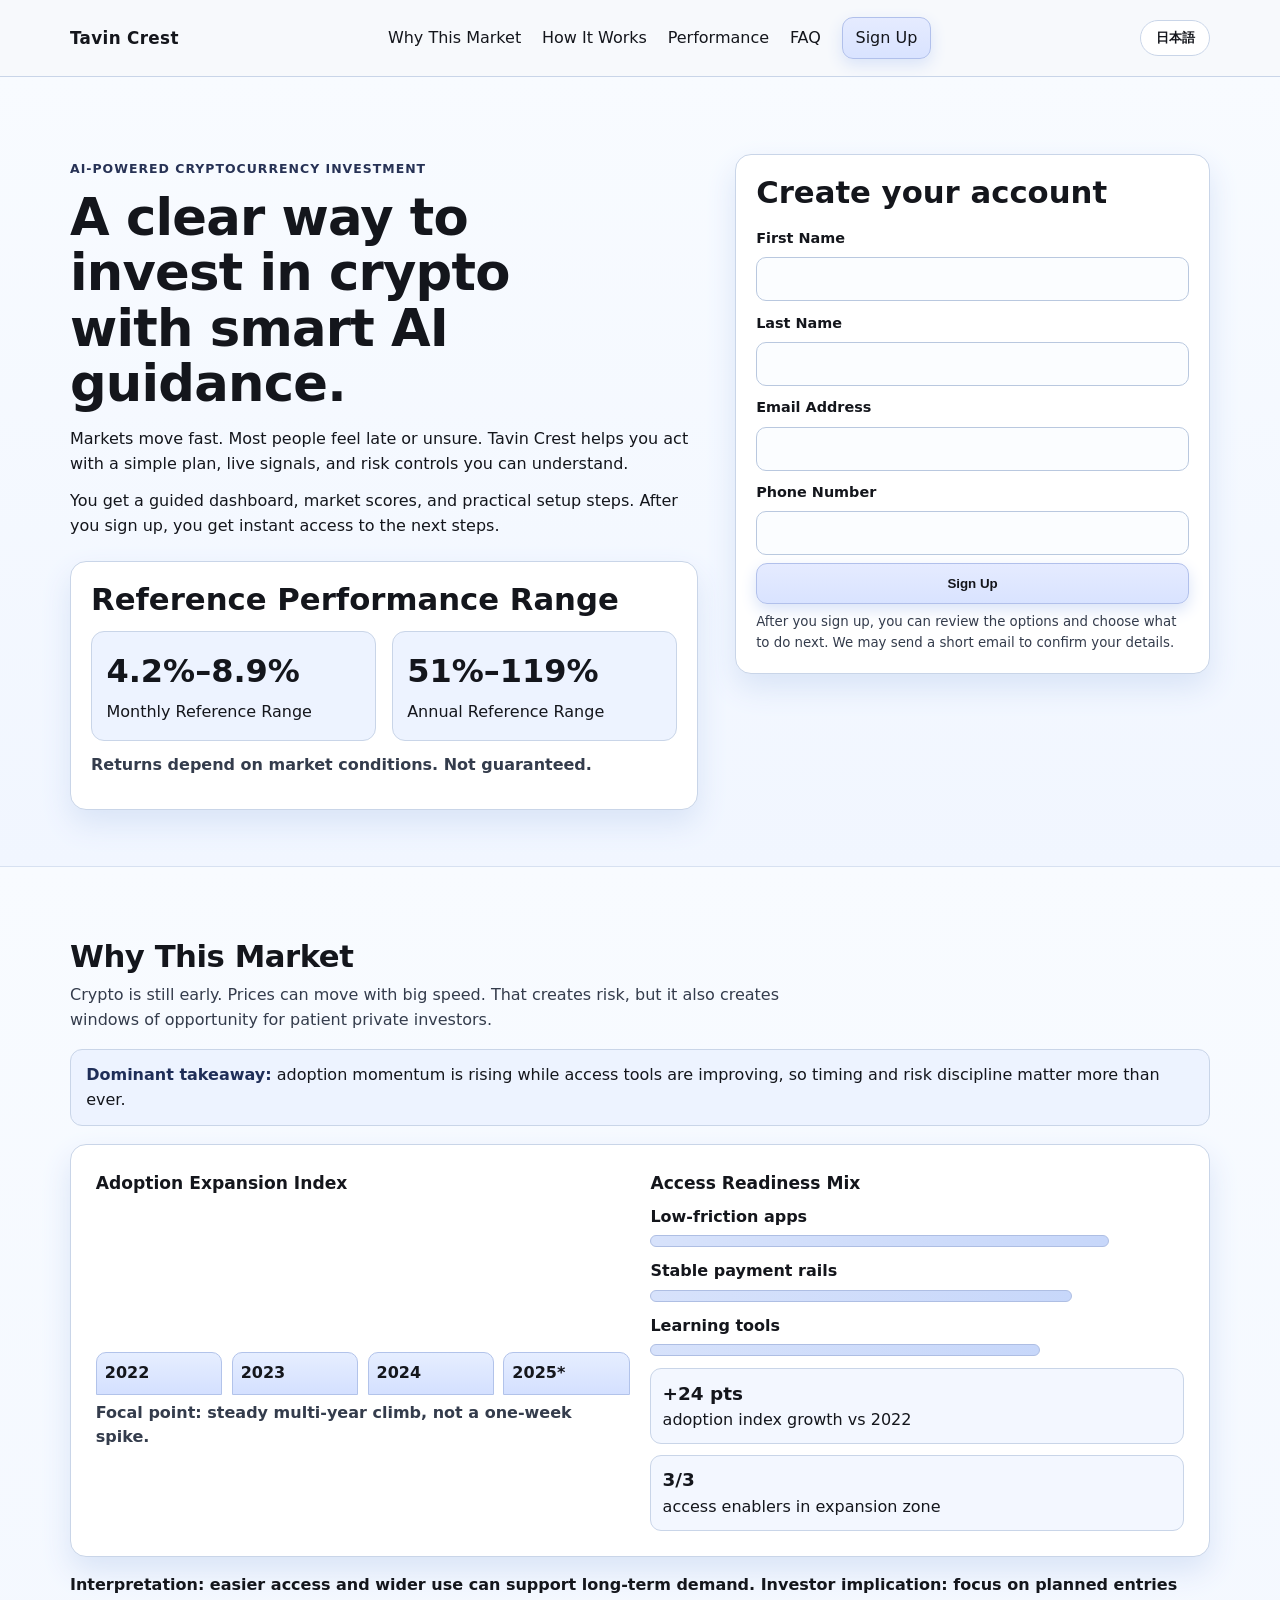
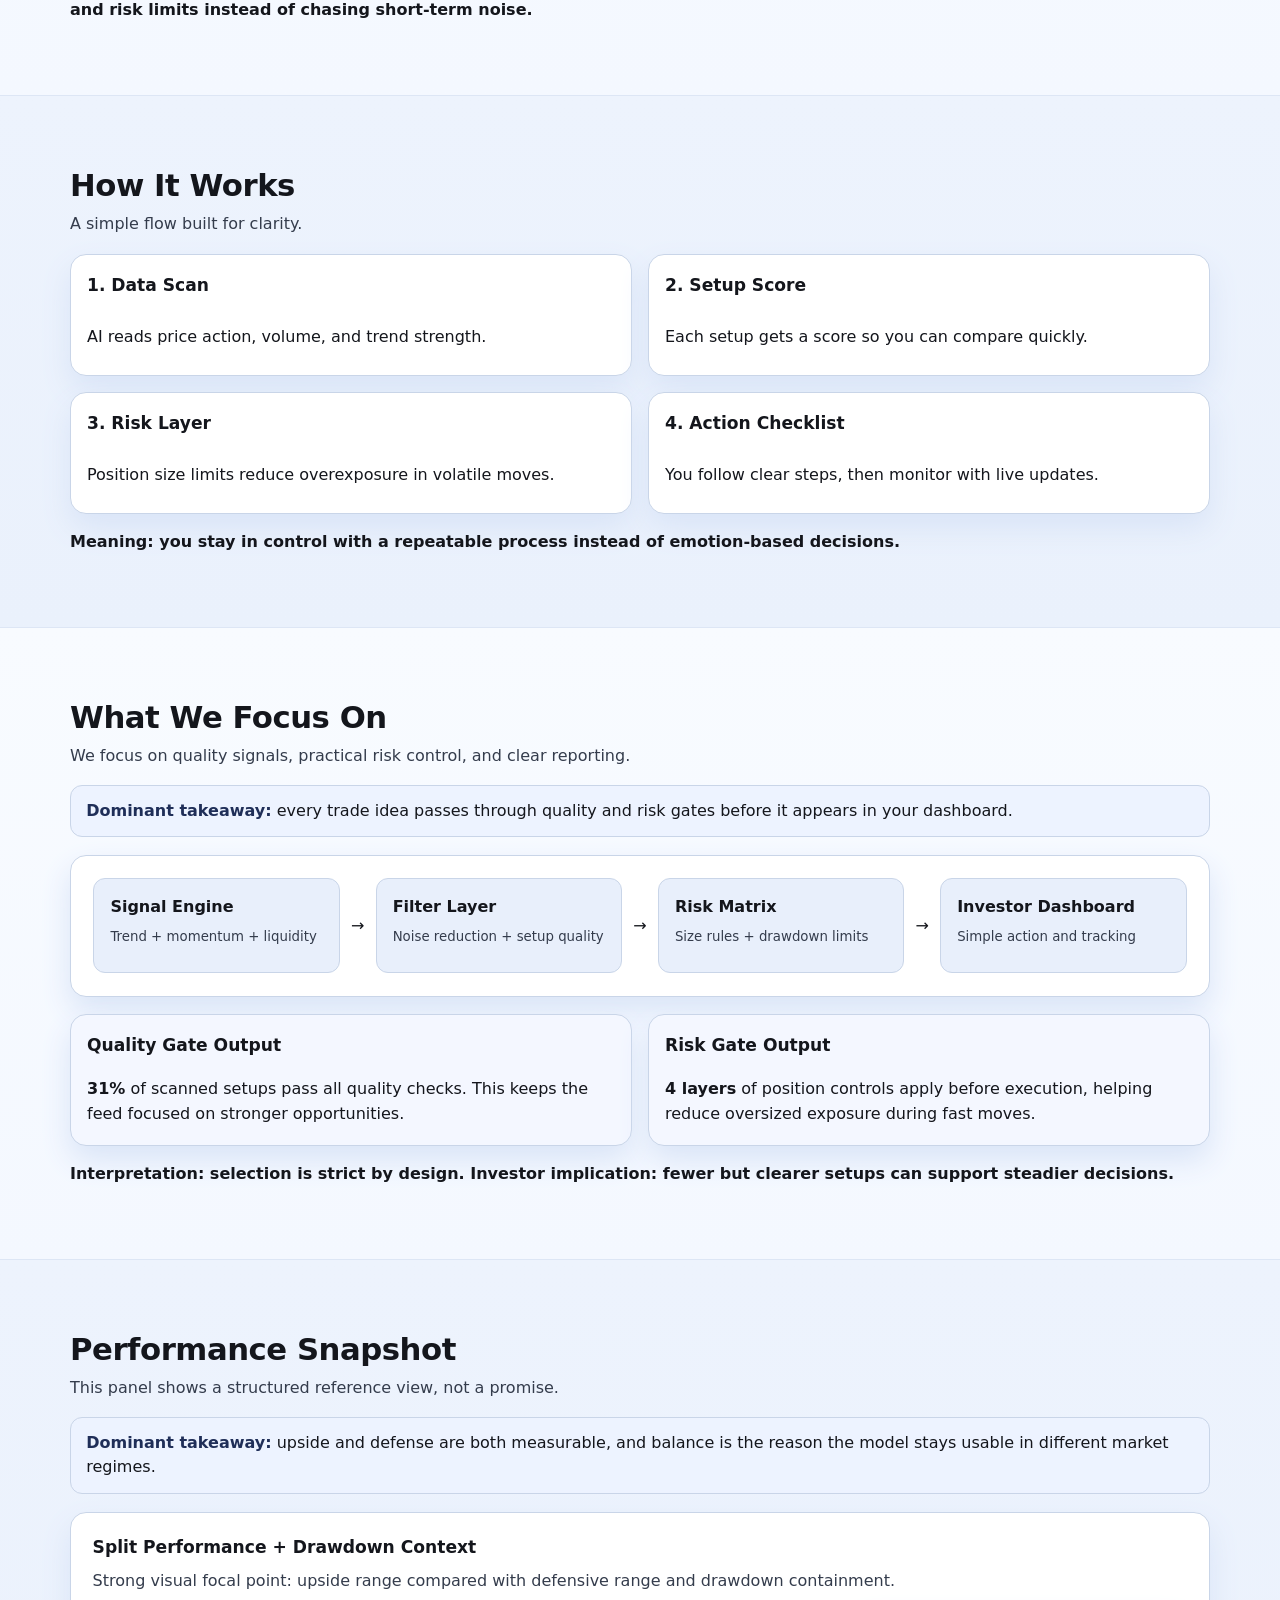
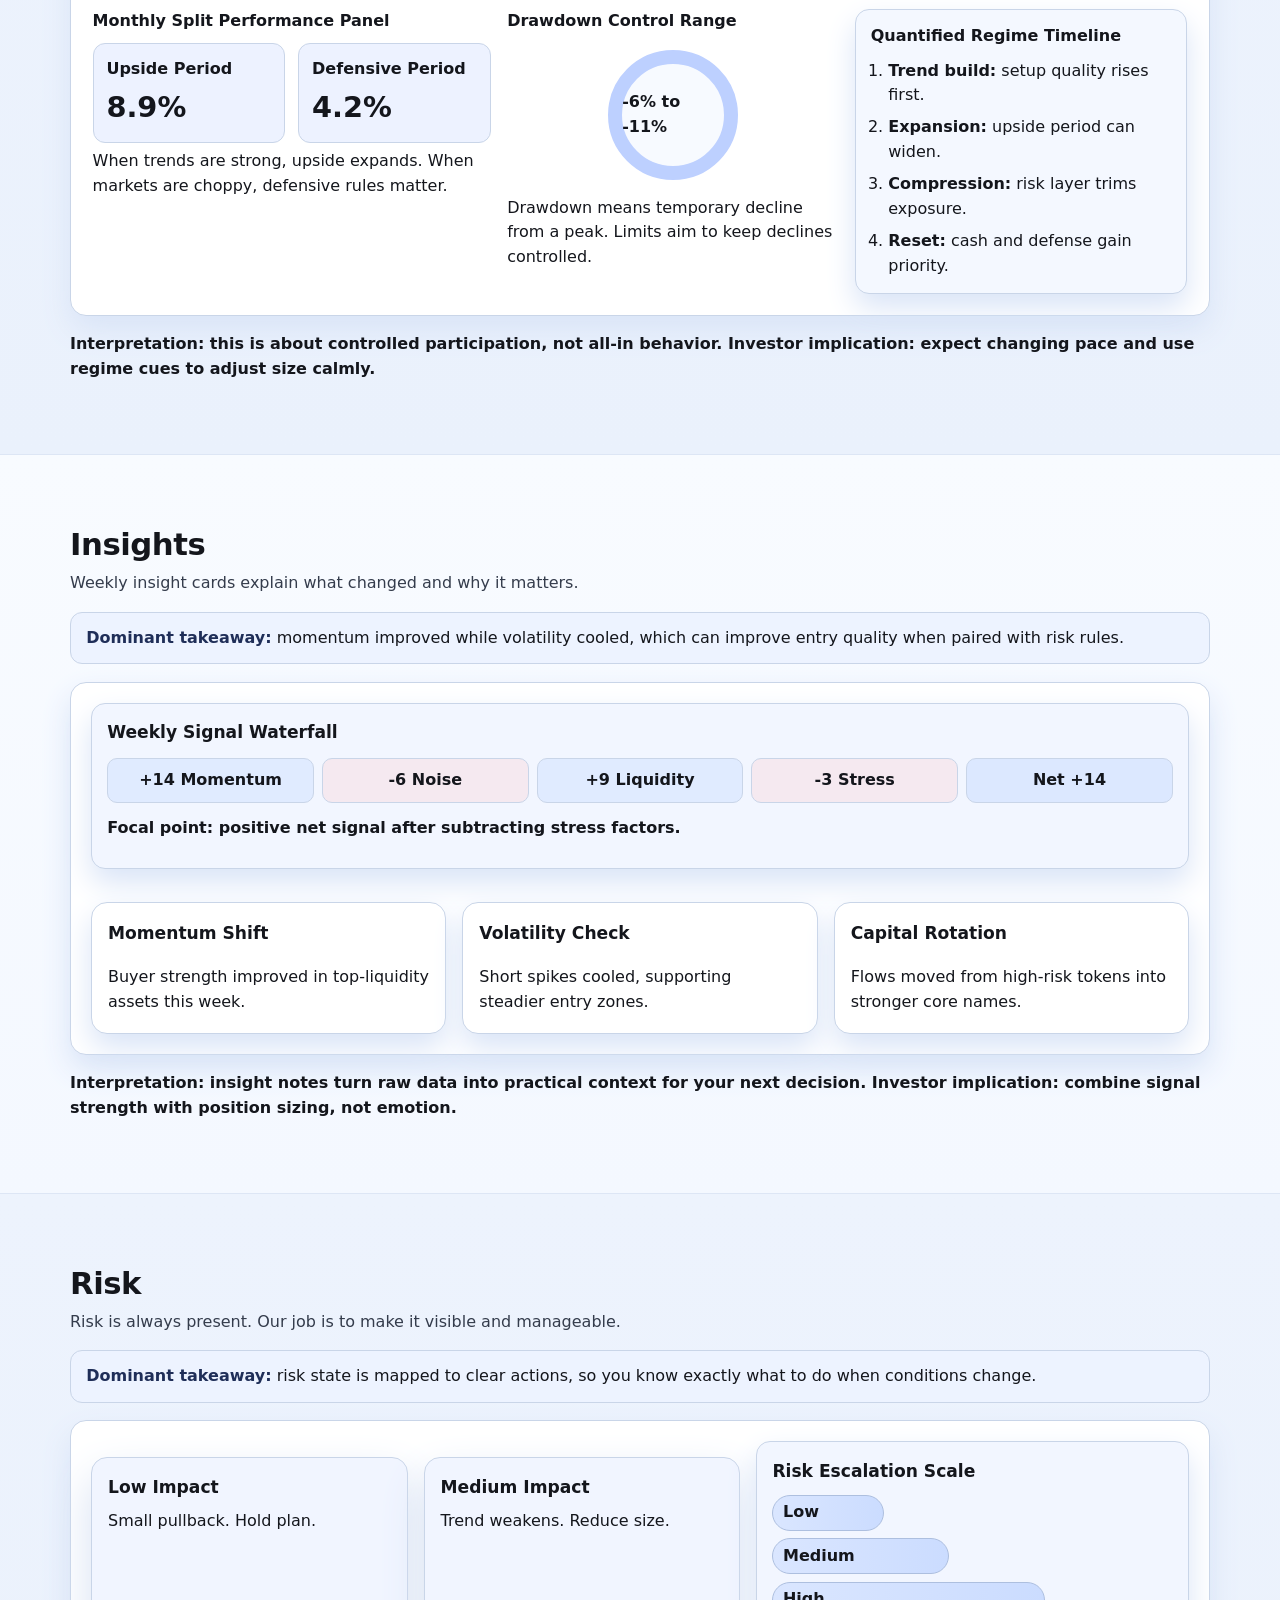
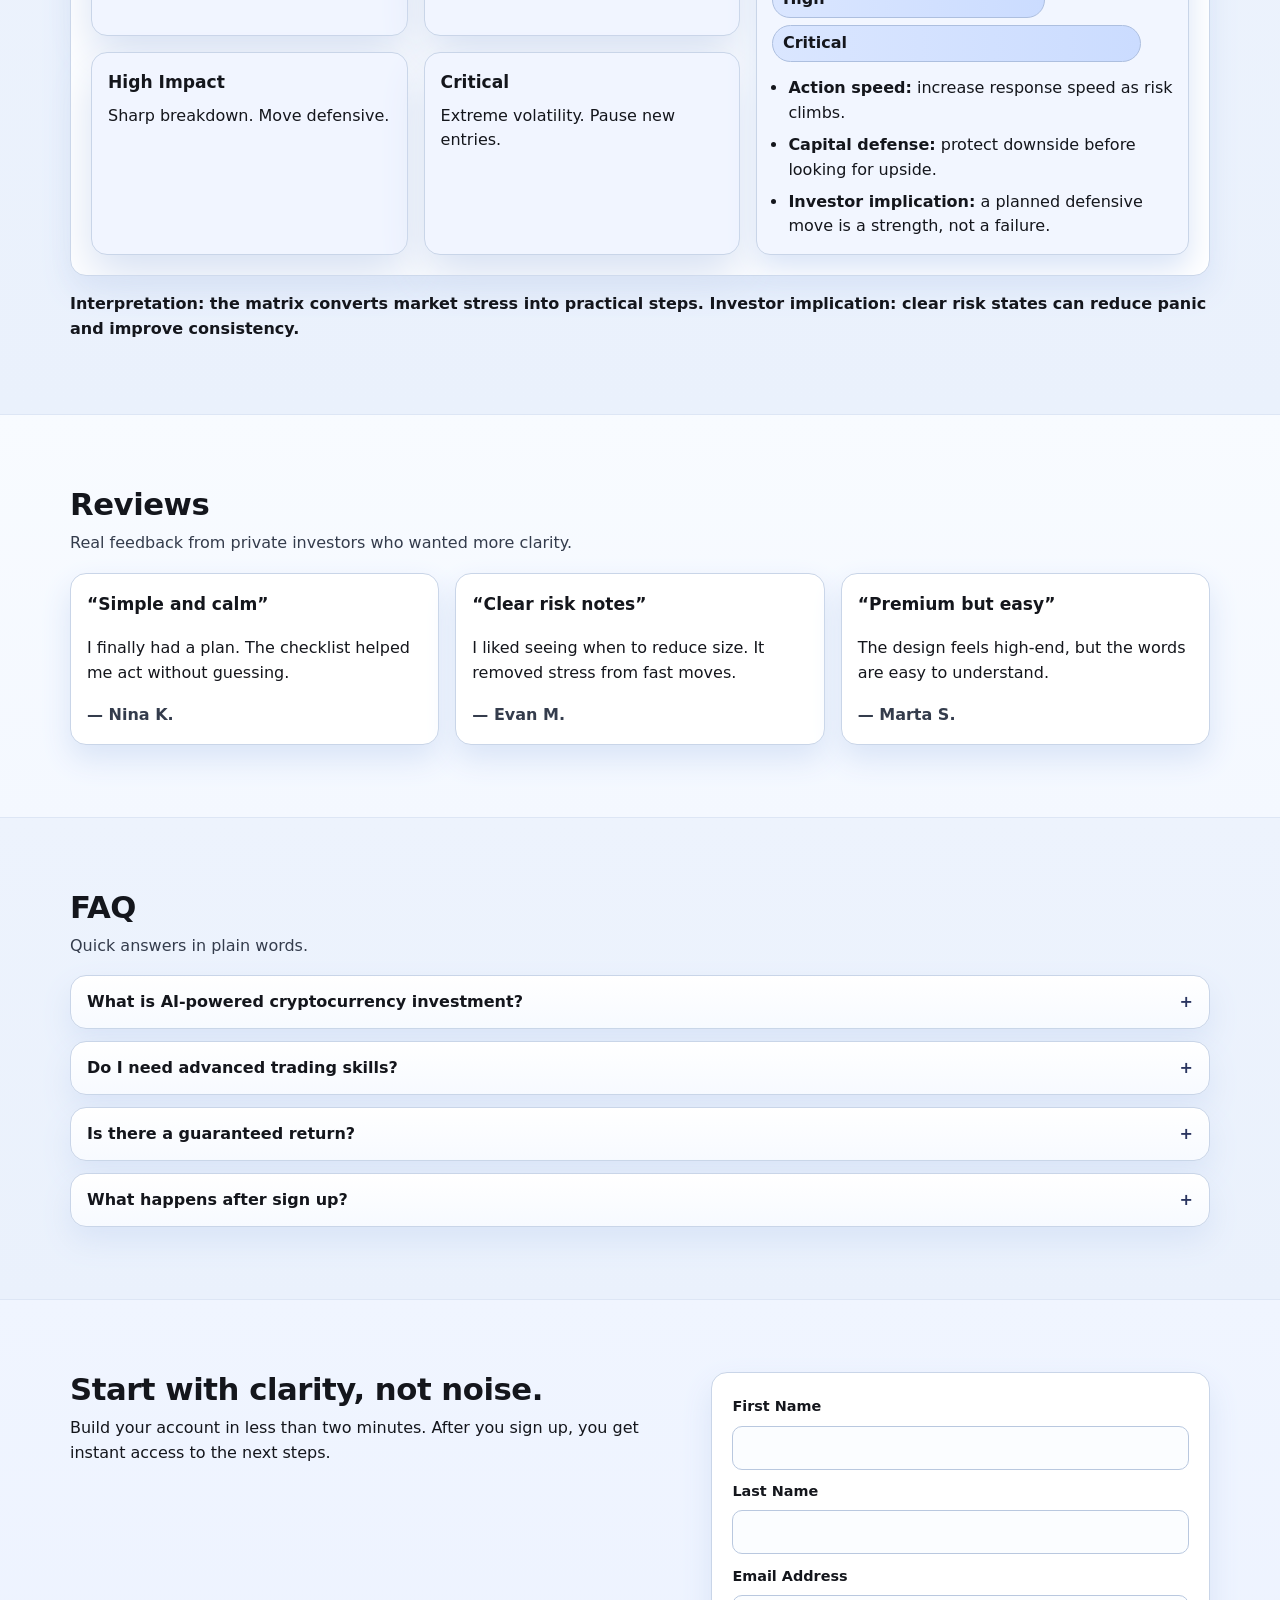
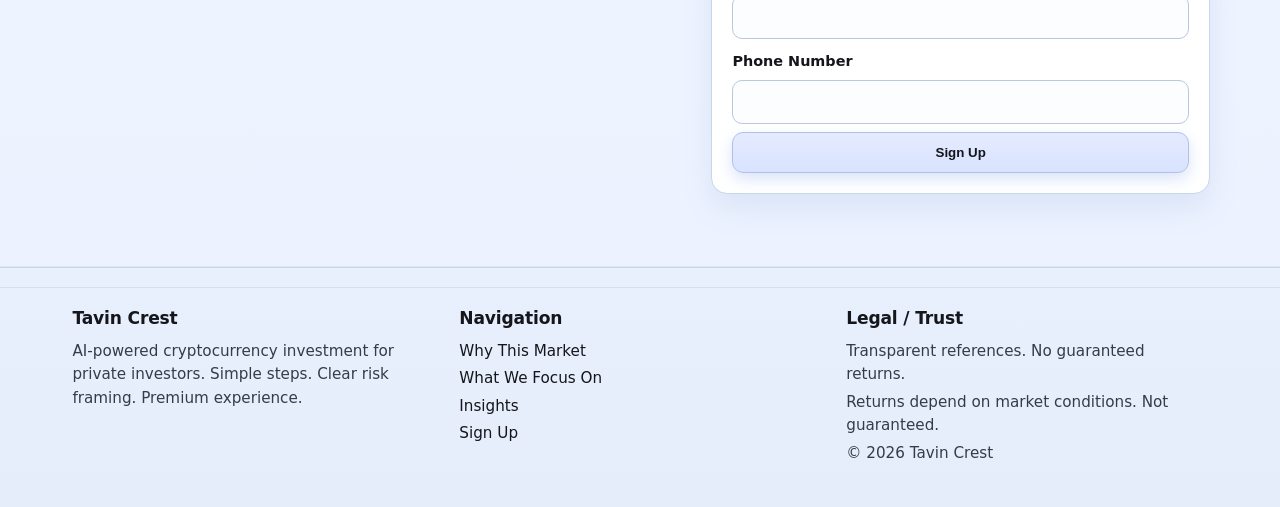
<file: jp/index.html>
<!doctype html>
<html lang="en">
<head>
  <meta charset="UTF-8" />
  <meta name="viewport" content="width=device-width, initial-scale=1.0" />
  <title>Tavin Crest JP | AI-Powered Cryptocurrency Investment</title>
  <meta name="description" content="Find a premium and simple path into AI-powered cryptocurrency investment with clear data and practical risk framing." />
  <link rel="canonical" href="https://tavincrest.com/jp/" />
  <link rel="alternate" hreflang="x-default" href="https://tavincrest.com/" />
  <link rel="alternate" hreflang="de" href="https://tavincrest.com/de/" />
  <link rel="alternate" hreflang="fr" href="https://tavincrest.com/fr/" />
  <link rel="alternate" hreflang="es" href="https://tavincrest.com/es/" />
  <link rel="alternate" hreflang="it" href="https://tavincrest.com/it/" />
  <link rel="alternate" hreflang="tr" href="https://tavincrest.com/tr/" />
  <link rel="alternate" hreflang="pt" href="https://tavincrest.com/pt/" />
  <link rel="alternate" hreflang="jp" href="https://tavincrest.com/jp/" />
  <link rel="alternate" hreflang="sk" href="https://tavincrest.com/sk/" />
  <link rel="alternate" hreflang="be" href="https://tavincrest.com/be/" />
  <meta property="og:type" content="website" />
  <meta property="og:title" content="Tavin Crest JP | AI-Powered Cryptocurrency Investment" />
  <meta property="og:description" content="Find a premium and simple path into AI-powered cryptocurrency investment with clear data and practical risk framing." />
  <meta property="og:url" content="https://tavincrest.com/jp/" />
  <meta property="og:site_name" content="Tavin Crest" />
  <meta name="twitter:card" content="summary_large_image" />
  <meta name="twitter:title" content="Tavin Crest JP | AI-Powered Cryptocurrency Investment" />
  <meta name="twitter:description" content="Find a premium and simple path into AI-powered cryptocurrency investment with clear data and practical risk framing." />
  <link rel="stylesheet" href="/assets/style.css" />
  <script type="application/ld+json">{"@context":"https://schema.org","@type":"Organization","name":"Tavin Crest","url":"https://tavincrest.com","logo":"https://tavincrest.com/assets/logo-mark.png"}</script>
  <script type="application/ld+json">{"@context":"https://schema.org","@type":"WebSite","name":"Tavin Crest","url":"https://tavincrest.com"}</script>
  <script type="application/ld+json">{"@context":"https://schema.org","@type":"FAQPage","mainEntity":[
      {"@type":"Question","name":"What is Tavin Crest?","acceptedAnswer":{"@type":"Answer","text":"Tavin Crest is an AI-powered cryptocurrency investment platform designed for private investors who want a clear process and transparent data."}},
      {"@type":"Question","name":"How does the AI help?","acceptedAnswer":{"@type":"Answer","text":"The AI scans market data, scores setup quality, and highlights where risk and momentum are balanced in simple terms."}},
      {"@type":"Question","name":"Are returns guaranteed?","acceptedAnswer":{"@type":"Answer","text":"No. Returns depend on market conditions. Not guaranteed."}},
      {"@type":"Question","name":"What happens after I sign up?","acceptedAnswer":{"@type":"Answer","text":"After you sign up, you will see a clear setup checklist and can review the options and choose what to do next."}}
    ]}</script>
  <script type="application/ld+json">{"@context":"https://schema.org","@type":"Review","itemReviewed":{"@type":"Service","name":"Tavin Crest Platform"},"author":{"@type":"Person","name":"Evan M."},"reviewRating":{"@type":"Rating","ratingValue":"5","bestRating":"5"},"reviewBody":"The setup was clear, the dashboard was easy to read, and the risk notes helped me make calm decisions."}</script>
</head>
<body>
  <header class="site-header">
    <div class="container nav-wrap">
      <a href="/jp/" class="brand">Tavin Crest</a>
      <nav class="desktop-nav" aria-label="Primary">
        <a href="#why">Why This Market</a><a href="#how">How It Works</a><a href="#snapshot">Performance</a><a href="#faq">FAQ</a><a href="#signup" class="btn btn-small">Sign Up</a>
      </nav>
      <div class="lang-switcher">
        <button class="lang-current" aria-haspopup="true" aria-expanded="false">日本語</button>
        <div class="lang-dropdown">
            <ul class="lang-list" role="menu" aria-label="Choose language">
              <li><a href="/" role="menuitem"><span class="flag">🇬🇧</span><span>English</span></a></li>
              <li><a href="/de/" role="menuitem"><span class="flag">🇩🇪</span><span>Deutsch</span></a></li>
              <li><a href="/fr/" role="menuitem"><span class="flag">🇫🇷</span><span>Français</span></a></li>
              <li><a href="/es/" role="menuitem"><span class="flag">🇪🇸</span><span>Español</span></a></li>
              <li><a href="/it/" role="menuitem"><span class="flag">🇮🇹</span><span>Italiano</span></a></li>
              <li><a href="/tr/" role="menuitem"><span class="flag">🇹🇷</span><span>Türkçe</span></a></li>
              <li><a href="/pt/" role="menuitem"><span class="flag">🇵🇹</span><span>Português</span></a></li>
              <li><a href="/jp/" role="menuitem"><span class="flag">🇯🇵</span><span>日本語</span></a></li>
              <li><a href="/sk/" role="menuitem"><span class="flag-sk" aria-hidden="true"><svg viewBox="0 0 32 24" xmlns="http://www.w3.org/2000/svg"><rect width="32" height="8" fill="#ffffff"/><rect y="8" width="32" height="8" fill="#0b4ea2"/><rect y="16" width="32" height="8" fill="#d7141a"/><path d="M10 4.5c3.8 0 6.9 2.9 6.9 6.6v4.1c0 2.4-2.3 4.3-4.9 4.3S7 17.6 7 15.2v-4.1c0-3.7 3.1-6.6 6.9-6.6z" fill="#ffffff" stroke="#0b4ea2" stroke-width="0.5"/><path d="M9.1 8.2h5.8v2H9.1zm1.9-2.1h2v6.2h-2z" fill="#d7141a"/><path d="M8.7 14.8h6.6l-3.3 3.3z" fill="#0b4ea2"/></svg></span><span>Slovenčina</span></a></li>
              <li><a href="/be/" role="menuitem"><span class="flag">🇧🇾</span><span>Беларуская</span></a></li>
            </ul>
        </div>
      </div>
      <button class="menu-toggle" aria-label="Open menu" aria-expanded="false" aria-controls="mobile-drawer">☰</button>
    </div>
  </header>

  <div class="menu-backdrop" hidden></div>
  <aside id="mobile-drawer" class="mobile-drawer" aria-hidden="true">
    <button class="menu-close" aria-label="Close menu">✕</button>
    <nav aria-label="Mobile">
      <a href="#why">Why This Market</a>
      <a href="#how">How It Works</a>
      <a href="#focus">What We Focus On</a>
      <a href="#snapshot">Performance Snapshot</a>
      <a href="#insights">Insights</a>
      <a href="#risk">Risk</a>
      <a href="#reviews">Reviews</a>
      <a href="#faq">FAQ</a>
      <a href="#signup" class="btn">Sign Up</a>
    </nav>
  </aside>

  <main>
    <section class="hero">
      <div class="container hero-grid">
        <div>
          <p class="eyebrow">AI-Powered Cryptocurrency Investment</p>
          <h1>A clear way to invest in crypto with smart AI guidance.</h1>
          <p>Markets move fast. Most people feel late or unsure. Tavin Crest helps you act with a simple plan, live signals, and risk controls you can understand.</p>
          <p>You get a guided dashboard, market scores, and practical setup steps. After you sign up, you get instant access to the next steps.</p>
          <div class="perf-panel">
            <h2>Reference Performance Range</h2>
            <div class="range-grid">
              <div><span class="big">4.2%–8.9%</span><span>Monthly Reference Range</span></div>
              <div><span class="big">51%–119%</span><span>Annual Reference Range</span></div>
            </div>
            <p>Returns depend on market conditions. Not guaranteed.</p>
          </div>
        </div>
        <form class="form-card" id="signup">
          <h2>Create your account</h2>
          <label for="first">First Name</label>
          <input id="first" name="first" type="text" required />
          <label for="last">Last Name</label>
          <input id="last" name="last" type="text" required />
          <label for="email">Email Address</label>
          <input id="email" name="email" type="email" required />
          <label for="phone">Phone Number</label>
          <input id="phone" name="phone" type="tel" required />
          <button class="btn" type="submit">Sign Up</button>
          <small>After you sign up, you can review the options and choose what to do next. We may send a short email to confirm your details.</small>
        </form>
      </div>
    </section>

        <section id="why" class="section">
      <div class="container">
        <h2>Why This Market</h2>
        <p>Crypto is still early. Prices can move with big speed. That creates risk, but it also creates windows of opportunity for patient private investors.</p>
        <div class="data-takeaway">
          <strong>Dominant takeaway:</strong> adoption momentum is rising while access tools are improving, so timing and risk discipline matter more than ever.
        </div>
        <div class="visual-large split-bars feature-panel">
          <div class="bar-col">
            <h3>Adoption Expansion Index</h3>
            <div class="vbar"><span style="height:36%">2022</span><span style="height:54%">2023</span><span style="height:71%">2024</span><span style="height:88%">2025*</span></div>
            <p class="panel-note">Focal point: steady multi-year climb, not a one-week spike.</p>
          </div>
          <div class="bar-col">
            <h3>Access Readiness Mix</h3>
            <div class="hbars">
              <div><strong>Low-friction apps</strong><i style="width:86%"></i></div>
              <div><strong>Stable payment rails</strong><i style="width:79%"></i></div>
              <div><strong>Learning tools</strong><i style="width:73%"></i></div>
            </div>
            <div class="metric-list">
              <div><b>+24 pts</b><span>adoption index growth vs 2022</span></div>
              <div><b>3/3</b><span>access enablers in expansion zone</span></div>
            </div>
          </div>
        </div>
        <p class="meaning">Interpretation: easier access and wider use can support long-term demand. Investor implication: focus on planned entries and risk limits instead of chasing short-term noise.</p>
      </div>
    </section>

    <section id="how" class="section alt">
      <div class="container">
        <h2>How It Works</h2>
        <p>A simple flow built for clarity.</p>
        <div class="cards four">
          <article><h3>1. Data Scan</h3><p>AI reads price action, volume, and trend strength.</p></article>
          <article><h3>2. Setup Score</h3><p>Each setup gets a score so you can compare quickly.</p></article>
          <article><h3>3. Risk Layer</h3><p>Position size limits reduce overexposure in volatile moves.</p></article>
          <article><h3>4. Action Checklist</h3><p>You follow clear steps, then monitor with live updates.</p></article>
        </div>
        <p class="meaning">Meaning: you stay in control with a repeatable process instead of emotion-based decisions.</p>
      </div>
    </section>

        <section id="focus" class="section">
      <div class="container">
        <h2>What We Focus On</h2>
        <p>We focus on quality signals, practical risk control, and clear reporting.</p>
        <div class="data-takeaway">
          <strong>Dominant takeaway:</strong> every trade idea passes through quality and risk gates before it appears in your dashboard.
        </div>
        <div class="visual-large architecture feature-panel">
          <div>Signal Engine<br><small>Trend + momentum + liquidity</small></div><span>→</span>
          <div>Filter Layer<br><small>Noise reduction + setup quality</small></div><span>→</span>
          <div>Risk Matrix<br><small>Size rules + drawdown limits</small></div><span>→</span>
          <div>Investor Dashboard<br><small>Simple action and tracking</small></div>
        </div>
        <div class="cards two detail-cards">
          <article><h3>Quality Gate Output</h3><p><b>31%</b> of scanned setups pass all quality checks. This keeps the feed focused on stronger opportunities.</p></article>
          <article><h3>Risk Gate Output</h3><p><b>4 layers</b> of position controls apply before execution, helping reduce oversized exposure during fast moves.</p></article>
        </div>
        <p class="meaning">Interpretation: selection is strict by design. Investor implication: fewer but clearer setups can support steadier decisions.</p>
      </div>
    </section>

        <section id="snapshot" class="section alt">
      <div class="container">
        <h2>Performance Snapshot</h2>
        <p>This panel shows a structured reference view, not a promise.</p>
        <div class="data-takeaway">
          <strong>Dominant takeaway:</strong> upside and defense are both measurable, and balance is the reason the model stays usable in different market regimes.
        </div>
        <div class="visual-large performance-feature">
          <div class="feature-head">
            <h3>Split Performance + Drawdown Context</h3>
            <p>Strong visual focal point: upside range compared with defensive range and drawdown containment.</p>
          </div>
          <div class="feature-grid">
            <article class="kpi"><h4>Monthly Split Performance Panel</h4><div class="dual"><div><b>Upside Period</b><strong>8.9%</strong></div><div><b>Defensive Period</b><strong>4.2%</strong></div></div><p>When trends are strong, upside expands. When markets are choppy, defensive rules matter.</p></article>
            <article class="kpi"><h4>Drawdown Control Range</h4><div class="ring-wrap"><div class="ring">-6% to -11%</div></div><p>Drawdown means temporary decline from a peak. Limits aim to keep declines controlled.</p></article>
            <article class="timeline"><h4>Quantified Regime Timeline</h4><ol><li><b>Trend build:</b> setup quality rises first.</li><li><b>Expansion:</b> upside period can widen.</li><li><b>Compression:</b> risk layer trims exposure.</li><li><b>Reset:</b> cash and defense gain priority.</li></ol></article>
          </div>
        </div>
        <p class="meaning">Interpretation: this is about controlled participation, not all-in behavior. Investor implication: expect changing pace and use regime cues to adjust size calmly.</p>
      </div>
    </section>

        <section id="insights" class="section">
      <div class="container">
        <h2>Insights</h2>
        <p>Weekly insight cards explain what changed and why it matters.</p>
        <div class="data-takeaway">
          <strong>Dominant takeaway:</strong> momentum improved while volatility cooled, which can improve entry quality when paired with risk rules.
        </div>
        <div class="visual-large insights-mix">
          <div class="waterfall">
            <h3>Weekly Signal Waterfall</h3>
            <div class="flow"><span class="pos">+14 Momentum</span><span class="neg">-6 Noise</span><span class="pos">+9 Liquidity</span><span class="neg">-3 Stress</span><span class="net">Net +14</span></div>
            <p class="panel-note">Focal point: positive net signal after subtracting stress factors.</p>
          </div>
          <div class="cards three">
            <article><h3>Momentum Shift</h3><p>Buyer strength improved in top-liquidity assets this week.</p></article>
            <article><h3>Volatility Check</h3><p>Short spikes cooled, supporting steadier entry zones.</p></article>
            <article><h3>Capital Rotation</h3><p>Flows moved from high-risk tokens into stronger core names.</p></article>
          </div>
        </div>
        <p class="meaning">Interpretation: insight notes turn raw data into practical context for your next decision. Investor implication: combine signal strength with position sizing, not emotion.</p>
      </div>
    </section>

        <section id="risk" class="section alt">
      <div class="container">
        <h2>Risk</h2>
        <p>Risk is always present. Our job is to make it visible and manageable.</p>
        <div class="data-takeaway">
          <strong>Dominant takeaway:</strong> risk state is mapped to clear actions, so you know exactly what to do when conditions change.
        </div>
        <div class="visual-large risk-feature">
          <div class="risk-matrix">
            <div><h3>Low Impact</h3><p>Small pullback. Hold plan.</p></div>
            <div><h3>Medium Impact</h3><p>Trend weakens. Reduce size.</p></div>
            <div><h3>High Impact</h3><p>Sharp breakdown. Move defensive.</p></div>
            <div><h3>Critical</h3><p>Extreme volatility. Pause new entries.</p></div>
          </div>
          <div class="risk-side">
            <h3>Risk Escalation Scale</h3>
            <div class="scale"><span style="width:28%">Low</span><span style="width:44%">Medium</span><span style="width:68%">High</span><span style="width:92%">Critical</span></div>
            <ul>
              <li><b>Action speed:</b> increase response speed as risk climbs.</li>
              <li><b>Capital defense:</b> protect downside before looking for upside.</li>
              <li><b>Investor implication:</b> a planned defensive move is a strength, not a failure.</li>
            </ul>
          </div>
        </div>
        <p class="meaning">Interpretation: the matrix converts market stress into practical steps. Investor implication: clear risk states can reduce panic and improve consistency.</p>
      </div>
    </section>

    <section id="reviews" class="section">
      <div class="container">
        <h2>Reviews</h2>
        <p>Real feedback from private investors who wanted more clarity.</p>
        <div class="cards three">
          <article><h3>“Simple and calm”</h3><p>I finally had a plan. The checklist helped me act without guessing.</p><span>— Nina K.</span></article>
          <article><h3>“Clear risk notes”</h3><p>I liked seeing when to reduce size. It removed stress from fast moves.</p><span>— Evan M.</span></article>
          <article><h3>“Premium but easy”</h3><p>The design feels high-end, but the words are easy to understand.</p><span>— Marta S.</span></article>
        </div>
      </div>
    </section>

    <section id="faq" class="section alt">
      <div class="container">
        <h2>FAQ</h2>
        <p>Quick answers in plain words.</p>
        <div class="faq-list">
          <details><summary>What is AI-powered cryptocurrency investment?</summary><p>It means software scans market data and helps rank opportunities. You still decide what to do.</p></details>
          <details><summary>Do I need advanced trading skills?</summary><p>No. The platform is built for regular private investors with clear steps and simple wording.</p></details>
          <details><summary>Is there a guaranteed return?</summary><p>No. Returns depend on market conditions. Not guaranteed.</p></details>
          <details><summary>What happens after sign up?</summary><p>After you sign up, you will see a clear setup checklist.</p></details>
        </div>
      </div>
    </section>

    <section class="section final-cta">
      <div class="container cta-grid">
        <div>
          <h2>Start with clarity, not noise.</h2>
          <p>Build your account in less than two minutes. After you sign up, you get instant access to the next steps.</p>
        </div>
        <form class="form-card compact">
          <label for="first2">First Name</label><input id="first2" type="text" required>
          <label for="last2">Last Name</label><input id="last2" type="text" required>
          <label for="email2">Email Address</label><input id="email2" type="email" required>
          <label for="phone2">Phone Number</label><input id="phone2" type="tel" required>
          <button class="btn" type="submit">Sign Up</button>
        </form>
      </div>
    </section>
  </main>

  <footer class="site-footer">
    <div class="container footer-grid">
      <div><h3>Tavin Crest</h3><p>AI-powered cryptocurrency investment for private investors. Simple steps. Clear risk framing. Premium experience.</p></div>
      <div><h3>Navigation</h3><a href="#why">Why This Market</a><a href="#focus">What We Focus On</a><a href="#insights">Insights</a><a href="#signup">Sign Up</a></div>
      <div><h3>Legal / Trust</h3><p>Transparent references. No guaranteed returns.</p><p>Returns depend on market conditions. Not guaranteed.</p><p>© 2026 Tavin Crest</p></div>
    </div>
  </footer>
  <script src="/assets/app.js" defer></script>
</body>
</html>
</file>
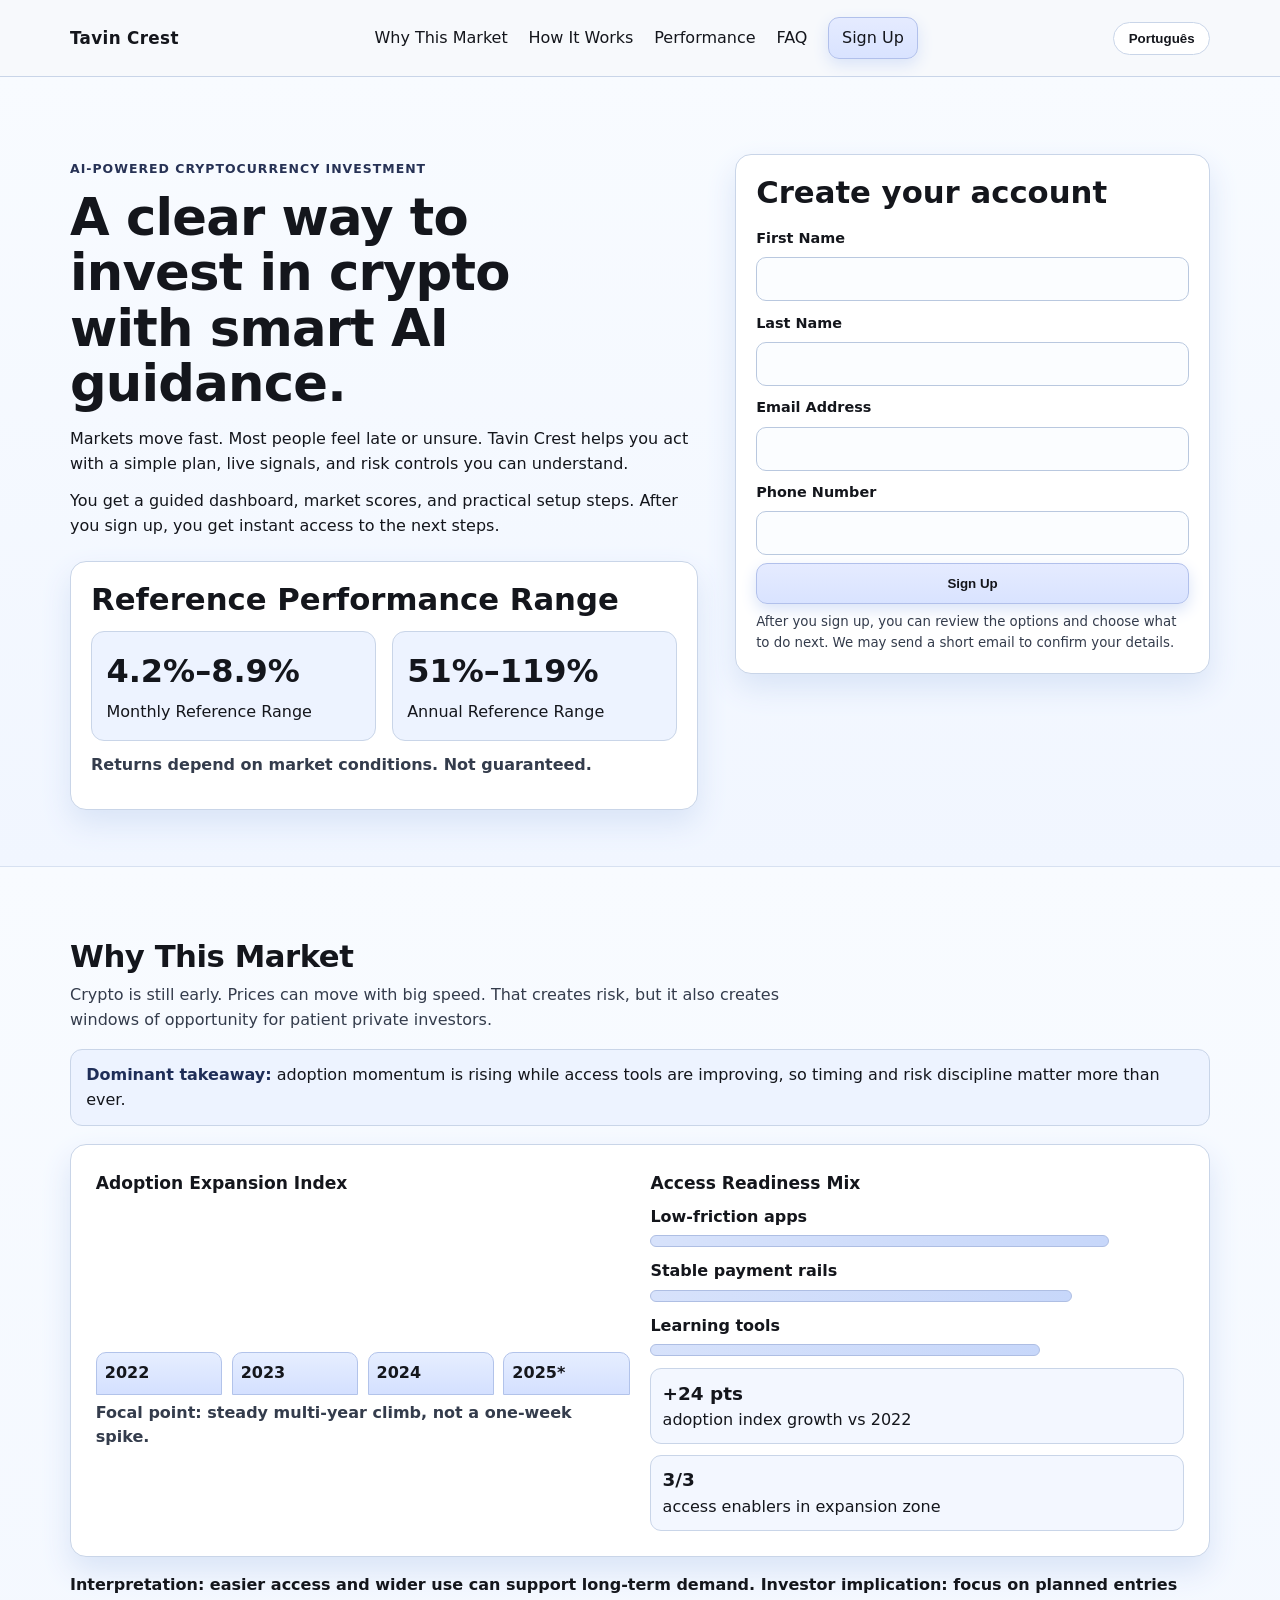
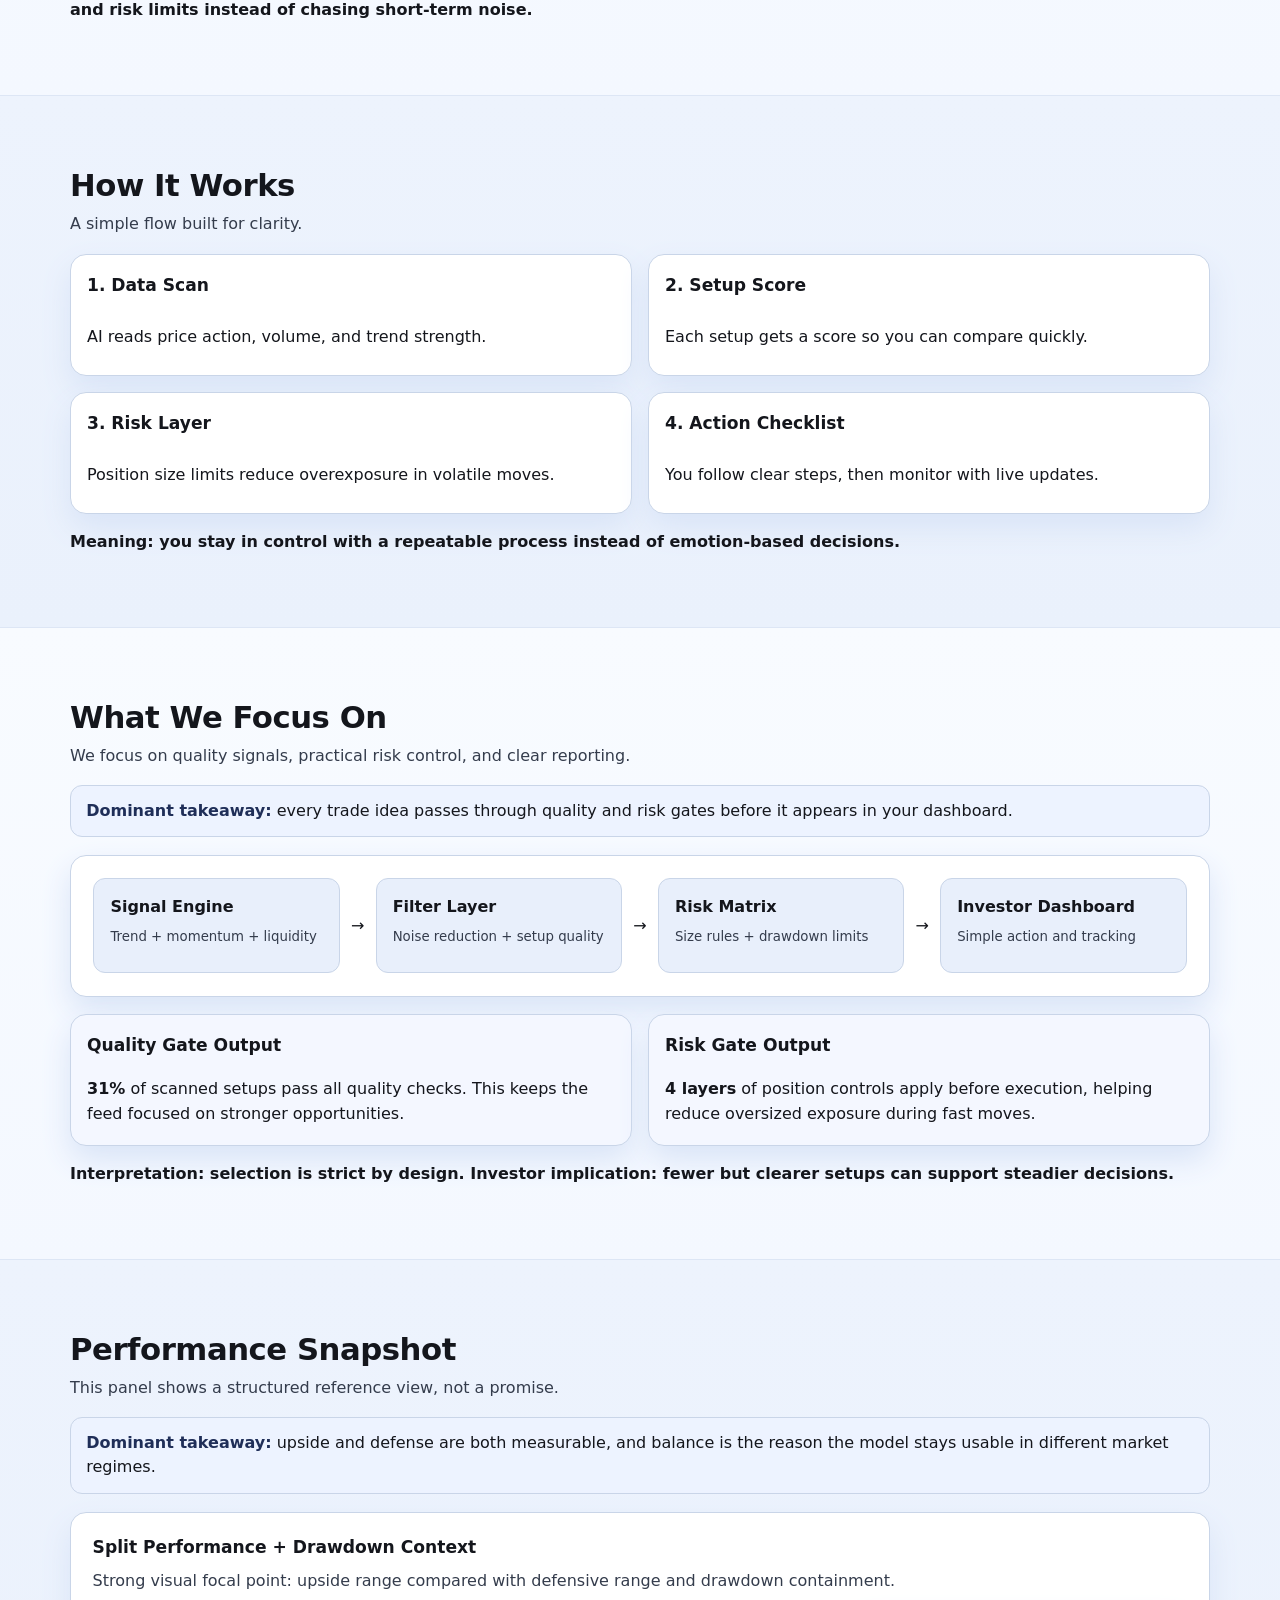
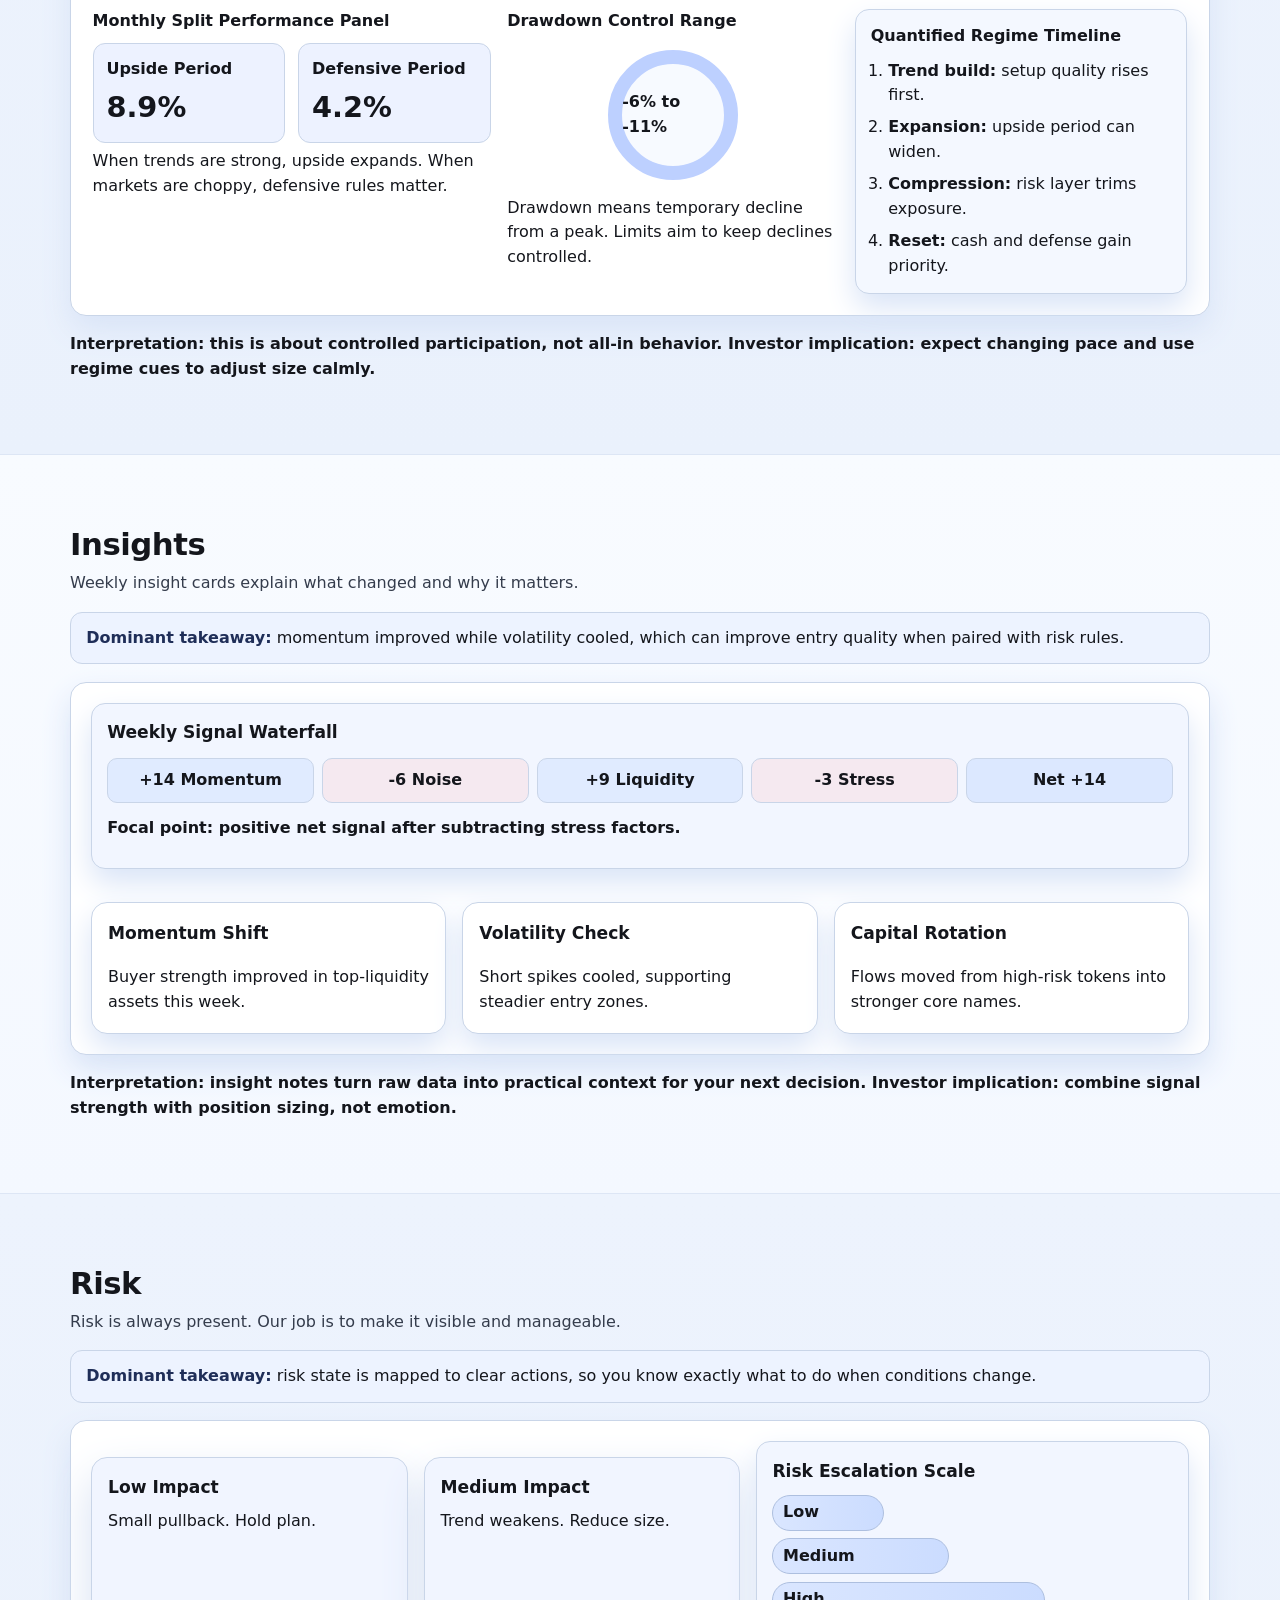
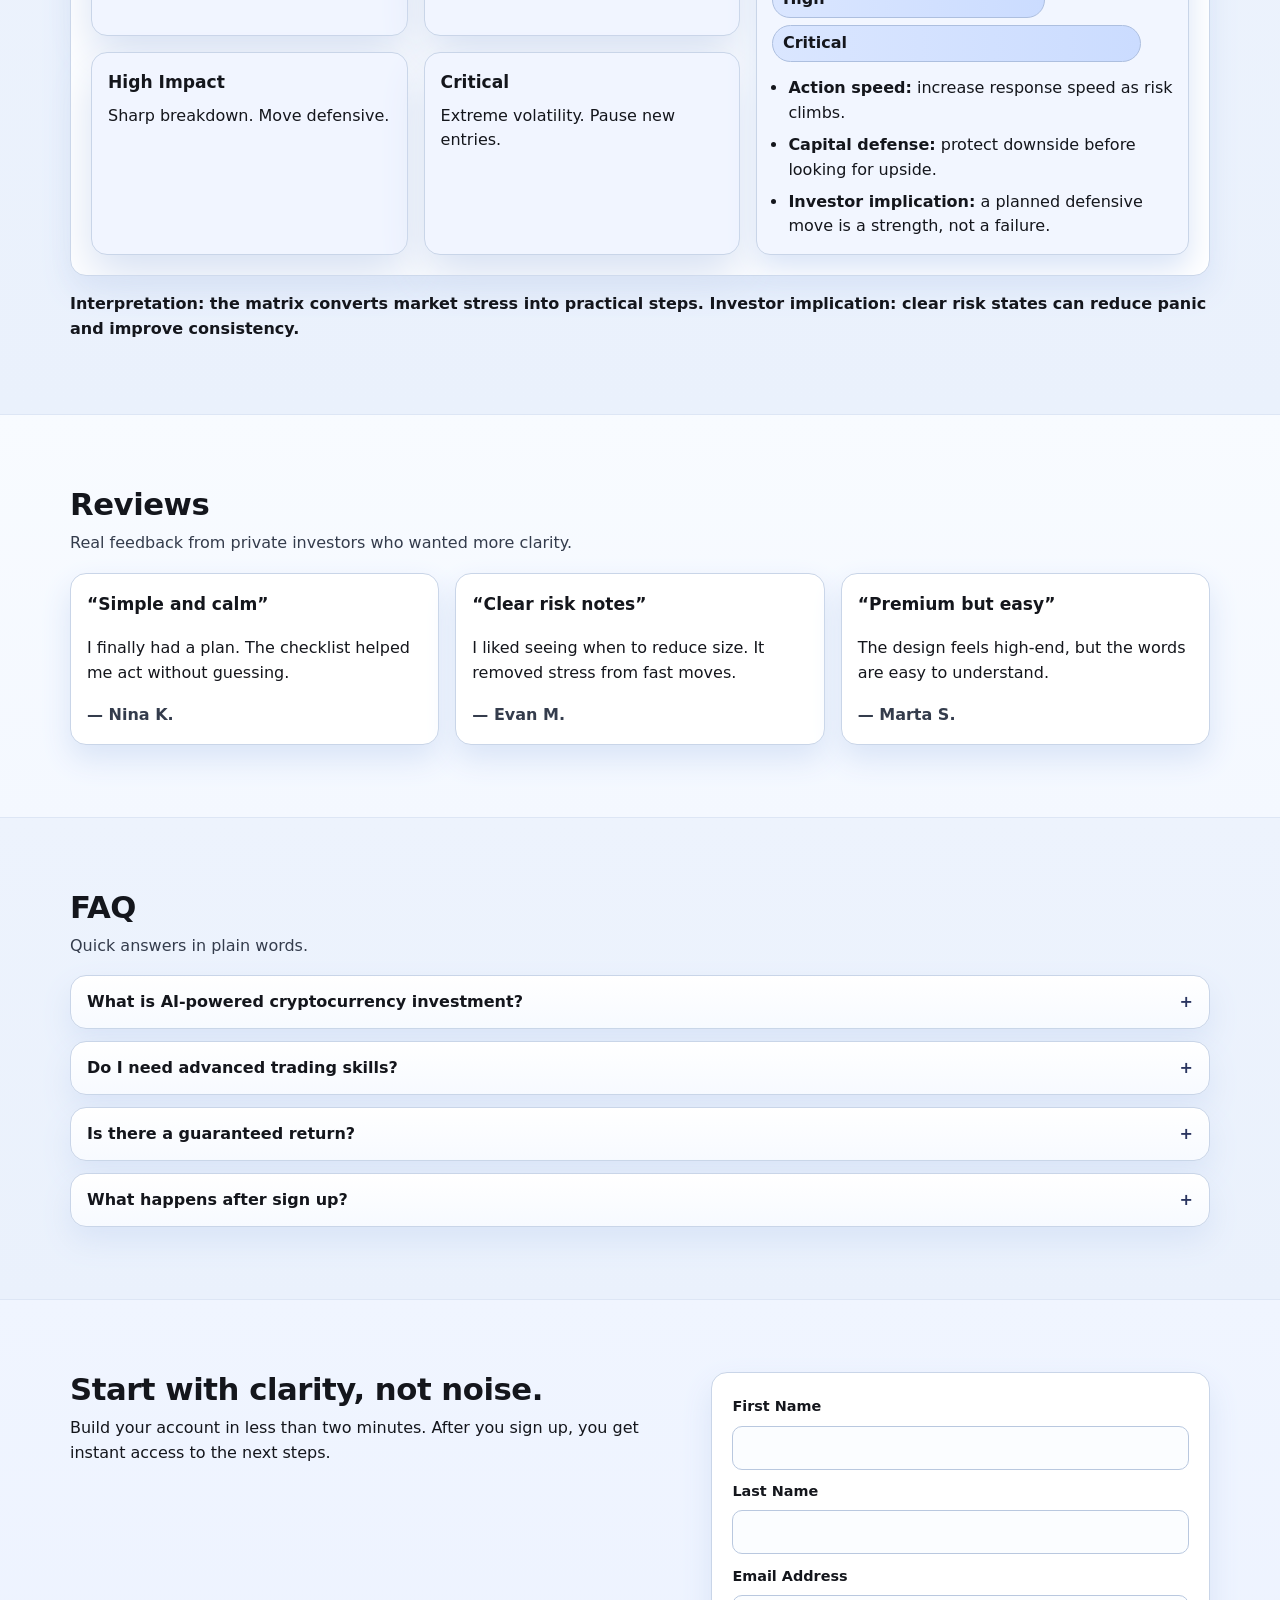
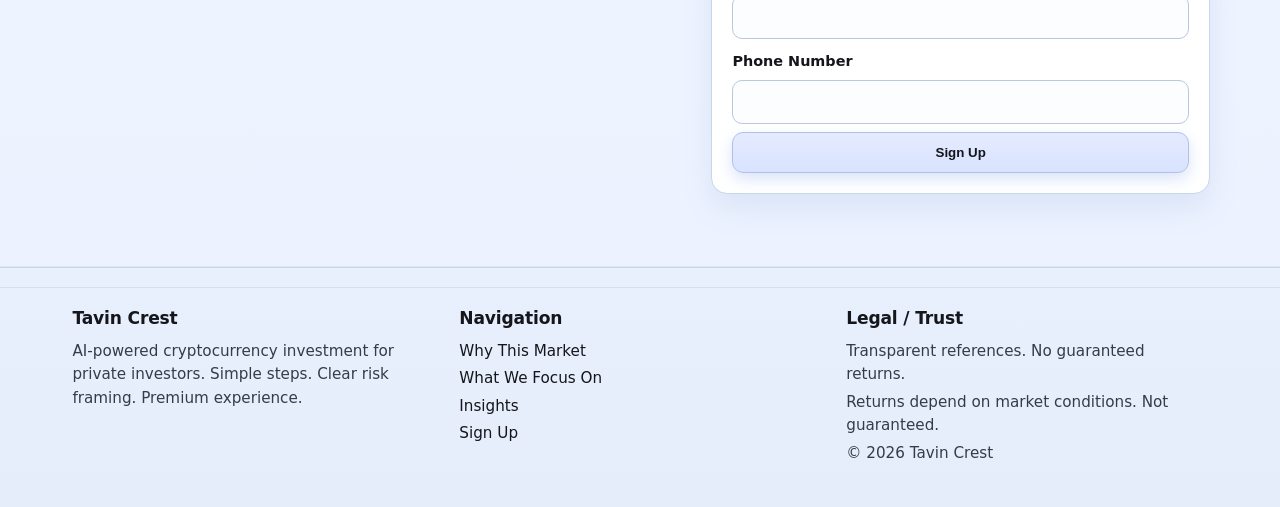
<file: pt/index.html>
<!doctype html>
<html lang="en">
<head>
  <meta charset="UTF-8" />
  <meta name="viewport" content="width=device-width, initial-scale=1.0" />
  <title>Tavin Crest PT | AI-Powered Cryptocurrency Investment</title>
  <meta name="description" content="Tavin Crest offers an accessible way to review AI-powered cryptocurrency investment options with transparent references." />
  <link rel="canonical" href="https://tavincrest.com/pt/" />
  <link rel="alternate" hreflang="x-default" href="https://tavincrest.com/" />
  <link rel="alternate" hreflang="de" href="https://tavincrest.com/de/" />
  <link rel="alternate" hreflang="fr" href="https://tavincrest.com/fr/" />
  <link rel="alternate" hreflang="es" href="https://tavincrest.com/es/" />
  <link rel="alternate" hreflang="it" href="https://tavincrest.com/it/" />
  <link rel="alternate" hreflang="tr" href="https://tavincrest.com/tr/" />
  <link rel="alternate" hreflang="pt" href="https://tavincrest.com/pt/" />
  <link rel="alternate" hreflang="jp" href="https://tavincrest.com/jp/" />
  <link rel="alternate" hreflang="sk" href="https://tavincrest.com/sk/" />
  <link rel="alternate" hreflang="be" href="https://tavincrest.com/be/" />
  <meta property="og:type" content="website" />
  <meta property="og:title" content="Tavin Crest PT | AI-Powered Cryptocurrency Investment" />
  <meta property="og:description" content="Tavin Crest offers an accessible way to review AI-powered cryptocurrency investment options with transparent references." />
  <meta property="og:url" content="https://tavincrest.com/pt/" />
  <meta property="og:site_name" content="Tavin Crest" />
  <meta name="twitter:card" content="summary_large_image" />
  <meta name="twitter:title" content="Tavin Crest PT | AI-Powered Cryptocurrency Investment" />
  <meta name="twitter:description" content="Tavin Crest offers an accessible way to review AI-powered cryptocurrency investment options with transparent references." />
  <link rel="stylesheet" href="/assets/style.css" />
  <script type="application/ld+json">{"@context":"https://schema.org","@type":"Organization","name":"Tavin Crest","url":"https://tavincrest.com","logo":"https://tavincrest.com/assets/logo-mark.png"}</script>
  <script type="application/ld+json">{"@context":"https://schema.org","@type":"WebSite","name":"Tavin Crest","url":"https://tavincrest.com"}</script>
  <script type="application/ld+json">{"@context":"https://schema.org","@type":"FAQPage","mainEntity":[
      {"@type":"Question","name":"What is Tavin Crest?","acceptedAnswer":{"@type":"Answer","text":"Tavin Crest is an AI-powered cryptocurrency investment platform designed for private investors who want a clear process and transparent data."}},
      {"@type":"Question","name":"How does the AI help?","acceptedAnswer":{"@type":"Answer","text":"The AI scans market data, scores setup quality, and highlights where risk and momentum are balanced in simple terms."}},
      {"@type":"Question","name":"Are returns guaranteed?","acceptedAnswer":{"@type":"Answer","text":"No. Returns depend on market conditions. Not guaranteed."}},
      {"@type":"Question","name":"What happens after I sign up?","acceptedAnswer":{"@type":"Answer","text":"After you sign up, you will see a clear setup checklist and can review the options and choose what to do next."}}
    ]}</script>
  <script type="application/ld+json">{"@context":"https://schema.org","@type":"Review","itemReviewed":{"@type":"Service","name":"Tavin Crest Platform"},"author":{"@type":"Person","name":"Evan M."},"reviewRating":{"@type":"Rating","ratingValue":"5","bestRating":"5"},"reviewBody":"The setup was clear, the dashboard was easy to read, and the risk notes helped me make calm decisions."}</script>
</head>
<body>
  <header class="site-header">
    <div class="container nav-wrap">
      <a href="/pt/" class="brand">Tavin Crest</a>
      <nav class="desktop-nav" aria-label="Primary">
        <a href="#why">Why This Market</a><a href="#how">How It Works</a><a href="#snapshot">Performance</a><a href="#faq">FAQ</a><a href="#signup" class="btn btn-small">Sign Up</a>
      </nav>
      <div class="lang-switcher">
        <button class="lang-current" aria-haspopup="true" aria-expanded="false">Português</button>
        <div class="lang-dropdown">
            <ul class="lang-list" role="menu" aria-label="Choose language">
              <li><a href="/" role="menuitem"><span class="flag">🇬🇧</span><span>English</span></a></li>
              <li><a href="/de/" role="menuitem"><span class="flag">🇩🇪</span><span>Deutsch</span></a></li>
              <li><a href="/fr/" role="menuitem"><span class="flag">🇫🇷</span><span>Français</span></a></li>
              <li><a href="/es/" role="menuitem"><span class="flag">🇪🇸</span><span>Español</span></a></li>
              <li><a href="/it/" role="menuitem"><span class="flag">🇮🇹</span><span>Italiano</span></a></li>
              <li><a href="/tr/" role="menuitem"><span class="flag">🇹🇷</span><span>Türkçe</span></a></li>
              <li><a href="/pt/" role="menuitem"><span class="flag">🇵🇹</span><span>Português</span></a></li>
              <li><a href="/jp/" role="menuitem"><span class="flag">🇯🇵</span><span>日本語</span></a></li>
              <li><a href="/sk/" role="menuitem"><span class="flag-sk" aria-hidden="true"><svg viewBox="0 0 32 24" xmlns="http://www.w3.org/2000/svg"><rect width="32" height="8" fill="#ffffff"/><rect y="8" width="32" height="8" fill="#0b4ea2"/><rect y="16" width="32" height="8" fill="#d7141a"/><path d="M10 4.5c3.8 0 6.9 2.9 6.9 6.6v4.1c0 2.4-2.3 4.3-4.9 4.3S7 17.6 7 15.2v-4.1c0-3.7 3.1-6.6 6.9-6.6z" fill="#ffffff" stroke="#0b4ea2" stroke-width="0.5"/><path d="M9.1 8.2h5.8v2H9.1zm1.9-2.1h2v6.2h-2z" fill="#d7141a"/><path d="M8.7 14.8h6.6l-3.3 3.3z" fill="#0b4ea2"/></svg></span><span>Slovenčina</span></a></li>
              <li><a href="/be/" role="menuitem"><span class="flag">🇧🇾</span><span>Беларуская</span></a></li>
            </ul>
        </div>
      </div>
      <button class="menu-toggle" aria-label="Open menu" aria-expanded="false" aria-controls="mobile-drawer">☰</button>
    </div>
  </header>

  <div class="menu-backdrop" hidden></div>
  <aside id="mobile-drawer" class="mobile-drawer" aria-hidden="true">
    <button class="menu-close" aria-label="Close menu">✕</button>
    <nav aria-label="Mobile">
      <a href="#why">Why This Market</a>
      <a href="#how">How It Works</a>
      <a href="#focus">What We Focus On</a>
      <a href="#snapshot">Performance Snapshot</a>
      <a href="#insights">Insights</a>
      <a href="#risk">Risk</a>
      <a href="#reviews">Reviews</a>
      <a href="#faq">FAQ</a>
      <a href="#signup" class="btn">Sign Up</a>
    </nav>
  </aside>

  <main>
    <section class="hero">
      <div class="container hero-grid">
        <div>
          <p class="eyebrow">AI-Powered Cryptocurrency Investment</p>
          <h1>A clear way to invest in crypto with smart AI guidance.</h1>
          <p>Markets move fast. Most people feel late or unsure. Tavin Crest helps you act with a simple plan, live signals, and risk controls you can understand.</p>
          <p>You get a guided dashboard, market scores, and practical setup steps. After you sign up, you get instant access to the next steps.</p>
          <div class="perf-panel">
            <h2>Reference Performance Range</h2>
            <div class="range-grid">
              <div><span class="big">4.2%–8.9%</span><span>Monthly Reference Range</span></div>
              <div><span class="big">51%–119%</span><span>Annual Reference Range</span></div>
            </div>
            <p>Returns depend on market conditions. Not guaranteed.</p>
          </div>
        </div>
        <form class="form-card" id="signup">
          <h2>Create your account</h2>
          <label for="first">First Name</label>
          <input id="first" name="first" type="text" required />
          <label for="last">Last Name</label>
          <input id="last" name="last" type="text" required />
          <label for="email">Email Address</label>
          <input id="email" name="email" type="email" required />
          <label for="phone">Phone Number</label>
          <input id="phone" name="phone" type="tel" required />
          <button class="btn" type="submit">Sign Up</button>
          <small>After you sign up, you can review the options and choose what to do next. We may send a short email to confirm your details.</small>
        </form>
      </div>
    </section>

        <section id="why" class="section">
      <div class="container">
        <h2>Why This Market</h2>
        <p>Crypto is still early. Prices can move with big speed. That creates risk, but it also creates windows of opportunity for patient private investors.</p>
        <div class="data-takeaway">
          <strong>Dominant takeaway:</strong> adoption momentum is rising while access tools are improving, so timing and risk discipline matter more than ever.
        </div>
        <div class="visual-large split-bars feature-panel">
          <div class="bar-col">
            <h3>Adoption Expansion Index</h3>
            <div class="vbar"><span style="height:36%">2022</span><span style="height:54%">2023</span><span style="height:71%">2024</span><span style="height:88%">2025*</span></div>
            <p class="panel-note">Focal point: steady multi-year climb, not a one-week spike.</p>
          </div>
          <div class="bar-col">
            <h3>Access Readiness Mix</h3>
            <div class="hbars">
              <div><strong>Low-friction apps</strong><i style="width:86%"></i></div>
              <div><strong>Stable payment rails</strong><i style="width:79%"></i></div>
              <div><strong>Learning tools</strong><i style="width:73%"></i></div>
            </div>
            <div class="metric-list">
              <div><b>+24 pts</b><span>adoption index growth vs 2022</span></div>
              <div><b>3/3</b><span>access enablers in expansion zone</span></div>
            </div>
          </div>
        </div>
        <p class="meaning">Interpretation: easier access and wider use can support long-term demand. Investor implication: focus on planned entries and risk limits instead of chasing short-term noise.</p>
      </div>
    </section>

    <section id="how" class="section alt">
      <div class="container">
        <h2>How It Works</h2>
        <p>A simple flow built for clarity.</p>
        <div class="cards four">
          <article><h3>1. Data Scan</h3><p>AI reads price action, volume, and trend strength.</p></article>
          <article><h3>2. Setup Score</h3><p>Each setup gets a score so you can compare quickly.</p></article>
          <article><h3>3. Risk Layer</h3><p>Position size limits reduce overexposure in volatile moves.</p></article>
          <article><h3>4. Action Checklist</h3><p>You follow clear steps, then monitor with live updates.</p></article>
        </div>
        <p class="meaning">Meaning: you stay in control with a repeatable process instead of emotion-based decisions.</p>
      </div>
    </section>

        <section id="focus" class="section">
      <div class="container">
        <h2>What We Focus On</h2>
        <p>We focus on quality signals, practical risk control, and clear reporting.</p>
        <div class="data-takeaway">
          <strong>Dominant takeaway:</strong> every trade idea passes through quality and risk gates before it appears in your dashboard.
        </div>
        <div class="visual-large architecture feature-panel">
          <div>Signal Engine<br><small>Trend + momentum + liquidity</small></div><span>→</span>
          <div>Filter Layer<br><small>Noise reduction + setup quality</small></div><span>→</span>
          <div>Risk Matrix<br><small>Size rules + drawdown limits</small></div><span>→</span>
          <div>Investor Dashboard<br><small>Simple action and tracking</small></div>
        </div>
        <div class="cards two detail-cards">
          <article><h3>Quality Gate Output</h3><p><b>31%</b> of scanned setups pass all quality checks. This keeps the feed focused on stronger opportunities.</p></article>
          <article><h3>Risk Gate Output</h3><p><b>4 layers</b> of position controls apply before execution, helping reduce oversized exposure during fast moves.</p></article>
        </div>
        <p class="meaning">Interpretation: selection is strict by design. Investor implication: fewer but clearer setups can support steadier decisions.</p>
      </div>
    </section>

        <section id="snapshot" class="section alt">
      <div class="container">
        <h2>Performance Snapshot</h2>
        <p>This panel shows a structured reference view, not a promise.</p>
        <div class="data-takeaway">
          <strong>Dominant takeaway:</strong> upside and defense are both measurable, and balance is the reason the model stays usable in different market regimes.
        </div>
        <div class="visual-large performance-feature">
          <div class="feature-head">
            <h3>Split Performance + Drawdown Context</h3>
            <p>Strong visual focal point: upside range compared with defensive range and drawdown containment.</p>
          </div>
          <div class="feature-grid">
            <article class="kpi"><h4>Monthly Split Performance Panel</h4><div class="dual"><div><b>Upside Period</b><strong>8.9%</strong></div><div><b>Defensive Period</b><strong>4.2%</strong></div></div><p>When trends are strong, upside expands. When markets are choppy, defensive rules matter.</p></article>
            <article class="kpi"><h4>Drawdown Control Range</h4><div class="ring-wrap"><div class="ring">-6% to -11%</div></div><p>Drawdown means temporary decline from a peak. Limits aim to keep declines controlled.</p></article>
            <article class="timeline"><h4>Quantified Regime Timeline</h4><ol><li><b>Trend build:</b> setup quality rises first.</li><li><b>Expansion:</b> upside period can widen.</li><li><b>Compression:</b> risk layer trims exposure.</li><li><b>Reset:</b> cash and defense gain priority.</li></ol></article>
          </div>
        </div>
        <p class="meaning">Interpretation: this is about controlled participation, not all-in behavior. Investor implication: expect changing pace and use regime cues to adjust size calmly.</p>
      </div>
    </section>

        <section id="insights" class="section">
      <div class="container">
        <h2>Insights</h2>
        <p>Weekly insight cards explain what changed and why it matters.</p>
        <div class="data-takeaway">
          <strong>Dominant takeaway:</strong> momentum improved while volatility cooled, which can improve entry quality when paired with risk rules.
        </div>
        <div class="visual-large insights-mix">
          <div class="waterfall">
            <h3>Weekly Signal Waterfall</h3>
            <div class="flow"><span class="pos">+14 Momentum</span><span class="neg">-6 Noise</span><span class="pos">+9 Liquidity</span><span class="neg">-3 Stress</span><span class="net">Net +14</span></div>
            <p class="panel-note">Focal point: positive net signal after subtracting stress factors.</p>
          </div>
          <div class="cards three">
            <article><h3>Momentum Shift</h3><p>Buyer strength improved in top-liquidity assets this week.</p></article>
            <article><h3>Volatility Check</h3><p>Short spikes cooled, supporting steadier entry zones.</p></article>
            <article><h3>Capital Rotation</h3><p>Flows moved from high-risk tokens into stronger core names.</p></article>
          </div>
        </div>
        <p class="meaning">Interpretation: insight notes turn raw data into practical context for your next decision. Investor implication: combine signal strength with position sizing, not emotion.</p>
      </div>
    </section>

        <section id="risk" class="section alt">
      <div class="container">
        <h2>Risk</h2>
        <p>Risk is always present. Our job is to make it visible and manageable.</p>
        <div class="data-takeaway">
          <strong>Dominant takeaway:</strong> risk state is mapped to clear actions, so you know exactly what to do when conditions change.
        </div>
        <div class="visual-large risk-feature">
          <div class="risk-matrix">
            <div><h3>Low Impact</h3><p>Small pullback. Hold plan.</p></div>
            <div><h3>Medium Impact</h3><p>Trend weakens. Reduce size.</p></div>
            <div><h3>High Impact</h3><p>Sharp breakdown. Move defensive.</p></div>
            <div><h3>Critical</h3><p>Extreme volatility. Pause new entries.</p></div>
          </div>
          <div class="risk-side">
            <h3>Risk Escalation Scale</h3>
            <div class="scale"><span style="width:28%">Low</span><span style="width:44%">Medium</span><span style="width:68%">High</span><span style="width:92%">Critical</span></div>
            <ul>
              <li><b>Action speed:</b> increase response speed as risk climbs.</li>
              <li><b>Capital defense:</b> protect downside before looking for upside.</li>
              <li><b>Investor implication:</b> a planned defensive move is a strength, not a failure.</li>
            </ul>
          </div>
        </div>
        <p class="meaning">Interpretation: the matrix converts market stress into practical steps. Investor implication: clear risk states can reduce panic and improve consistency.</p>
      </div>
    </section>

    <section id="reviews" class="section">
      <div class="container">
        <h2>Reviews</h2>
        <p>Real feedback from private investors who wanted more clarity.</p>
        <div class="cards three">
          <article><h3>“Simple and calm”</h3><p>I finally had a plan. The checklist helped me act without guessing.</p><span>— Nina K.</span></article>
          <article><h3>“Clear risk notes”</h3><p>I liked seeing when to reduce size. It removed stress from fast moves.</p><span>— Evan M.</span></article>
          <article><h3>“Premium but easy”</h3><p>The design feels high-end, but the words are easy to understand.</p><span>— Marta S.</span></article>
        </div>
      </div>
    </section>

    <section id="faq" class="section alt">
      <div class="container">
        <h2>FAQ</h2>
        <p>Quick answers in plain words.</p>
        <div class="faq-list">
          <details><summary>What is AI-powered cryptocurrency investment?</summary><p>It means software scans market data and helps rank opportunities. You still decide what to do.</p></details>
          <details><summary>Do I need advanced trading skills?</summary><p>No. The platform is built for regular private investors with clear steps and simple wording.</p></details>
          <details><summary>Is there a guaranteed return?</summary><p>No. Returns depend on market conditions. Not guaranteed.</p></details>
          <details><summary>What happens after sign up?</summary><p>After you sign up, you will see a clear setup checklist.</p></details>
        </div>
      </div>
    </section>

    <section class="section final-cta">
      <div class="container cta-grid">
        <div>
          <h2>Start with clarity, not noise.</h2>
          <p>Build your account in less than two minutes. After you sign up, you get instant access to the next steps.</p>
        </div>
        <form class="form-card compact">
          <label for="first2">First Name</label><input id="first2" type="text" required>
          <label for="last2">Last Name</label><input id="last2" type="text" required>
          <label for="email2">Email Address</label><input id="email2" type="email" required>
          <label for="phone2">Phone Number</label><input id="phone2" type="tel" required>
          <button class="btn" type="submit">Sign Up</button>
        </form>
      </div>
    </section>
  </main>

  <footer class="site-footer">
    <div class="container footer-grid">
      <div><h3>Tavin Crest</h3><p>AI-powered cryptocurrency investment for private investors. Simple steps. Clear risk framing. Premium experience.</p></div>
      <div><h3>Navigation</h3><a href="#why">Why This Market</a><a href="#focus">What We Focus On</a><a href="#insights">Insights</a><a href="#signup">Sign Up</a></div>
      <div><h3>Legal / Trust</h3><p>Transparent references. No guaranteed returns.</p><p>Returns depend on market conditions. Not guaranteed.</p><p>© 2026 Tavin Crest</p></div>
    </div>
  </footer>
  <script src="/assets/app.js" defer></script>
</body>
</html>
</file>
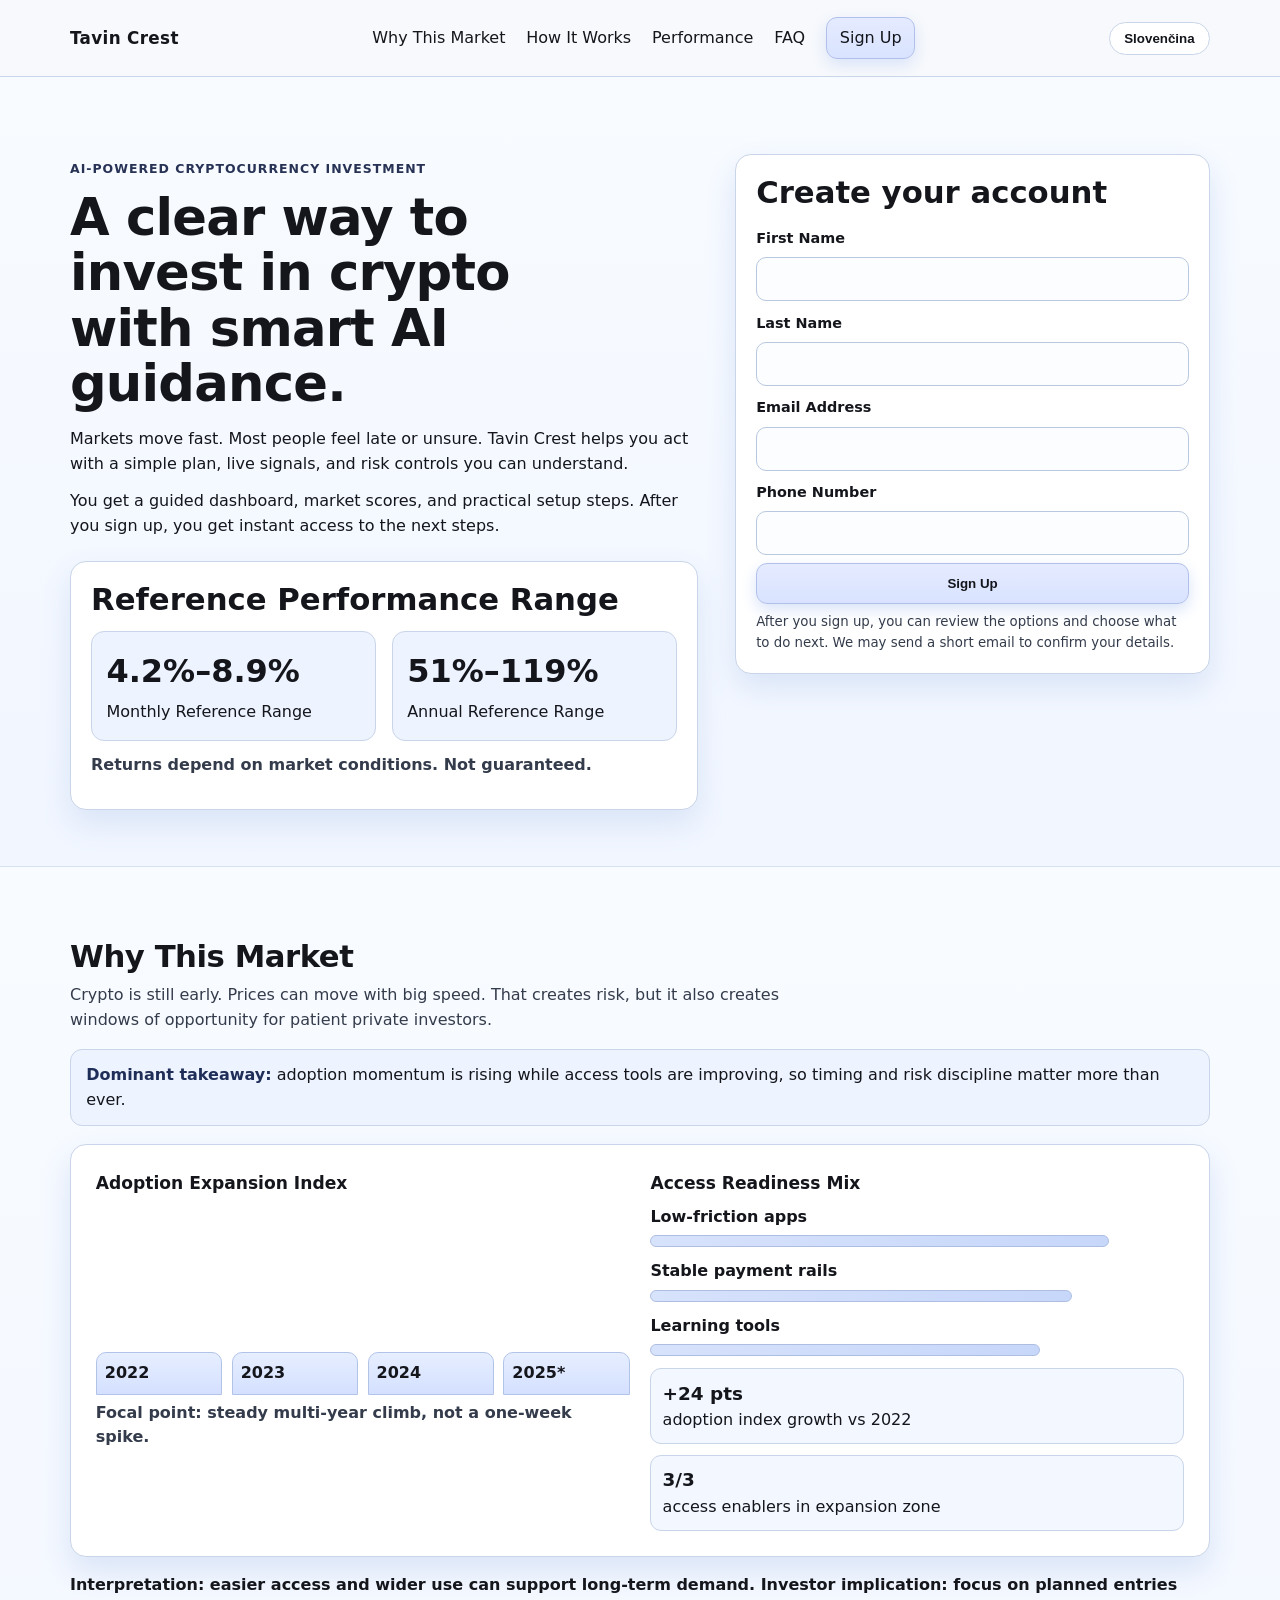
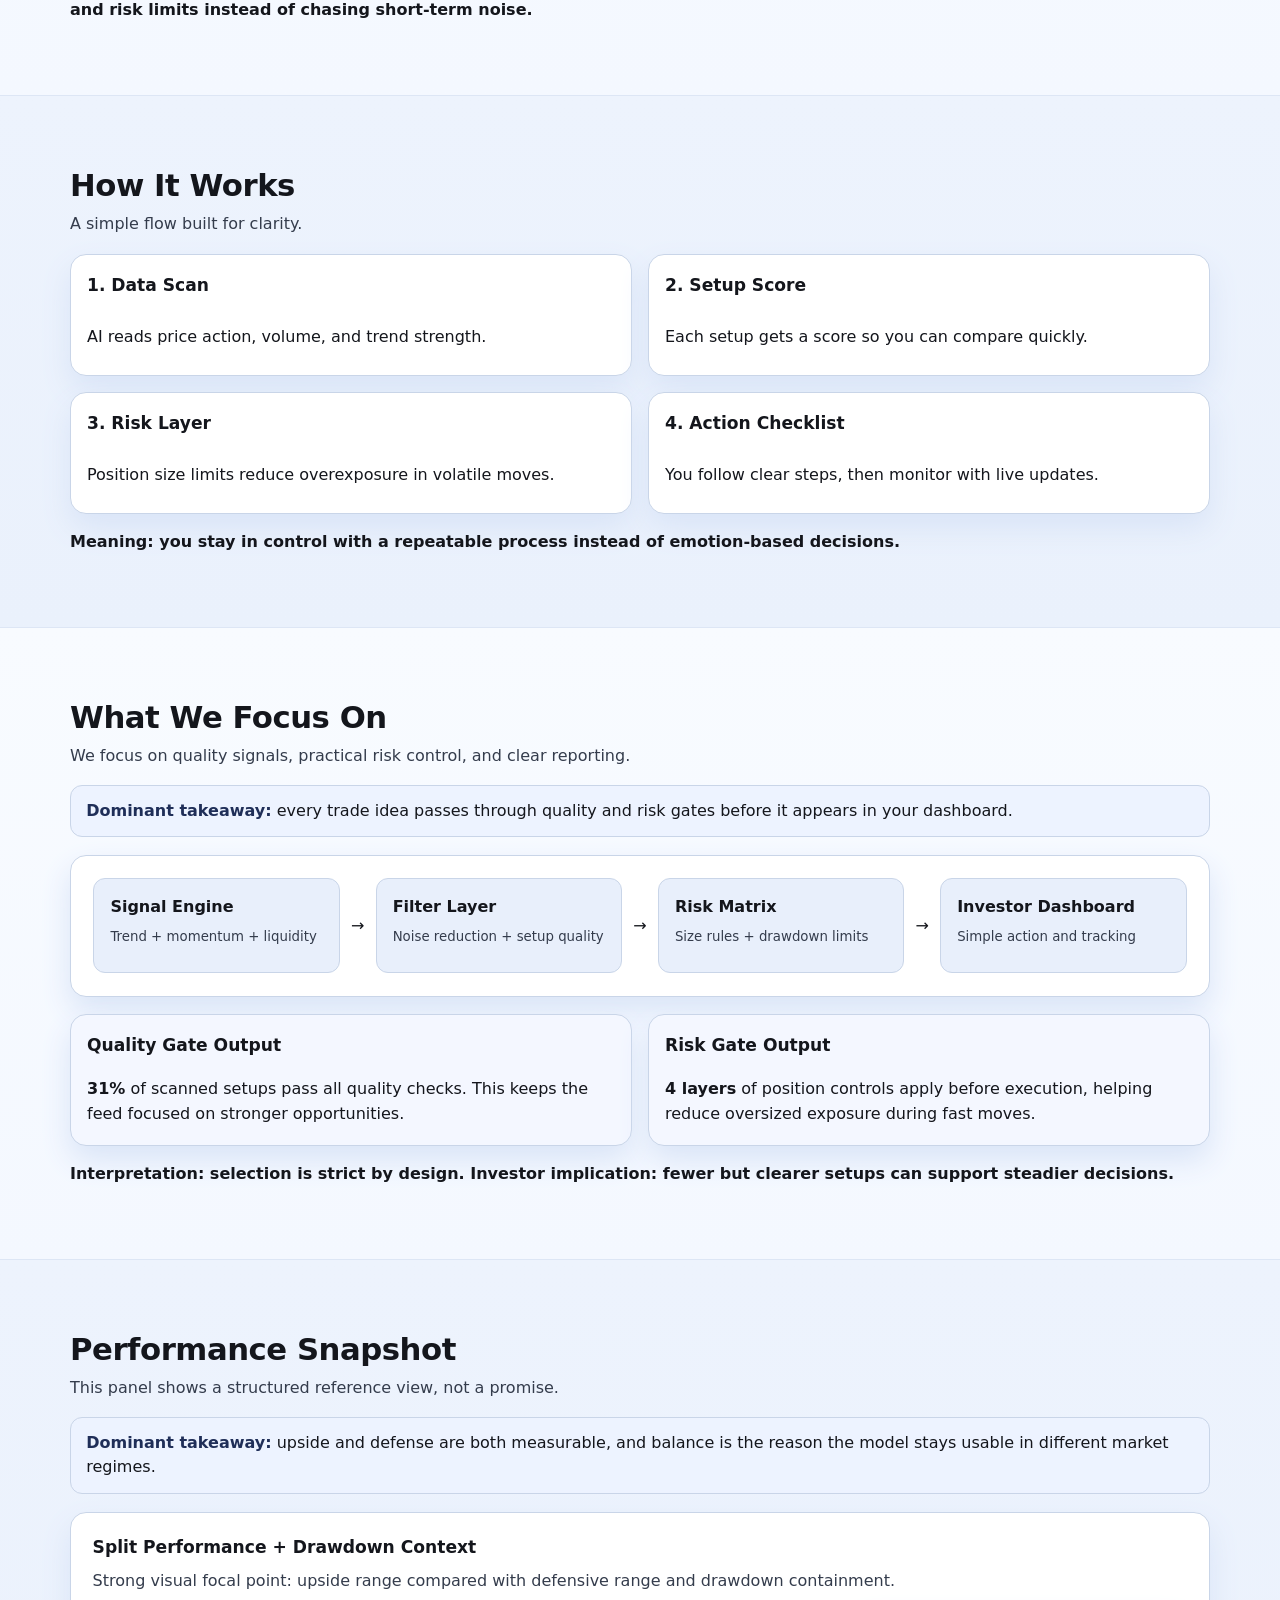
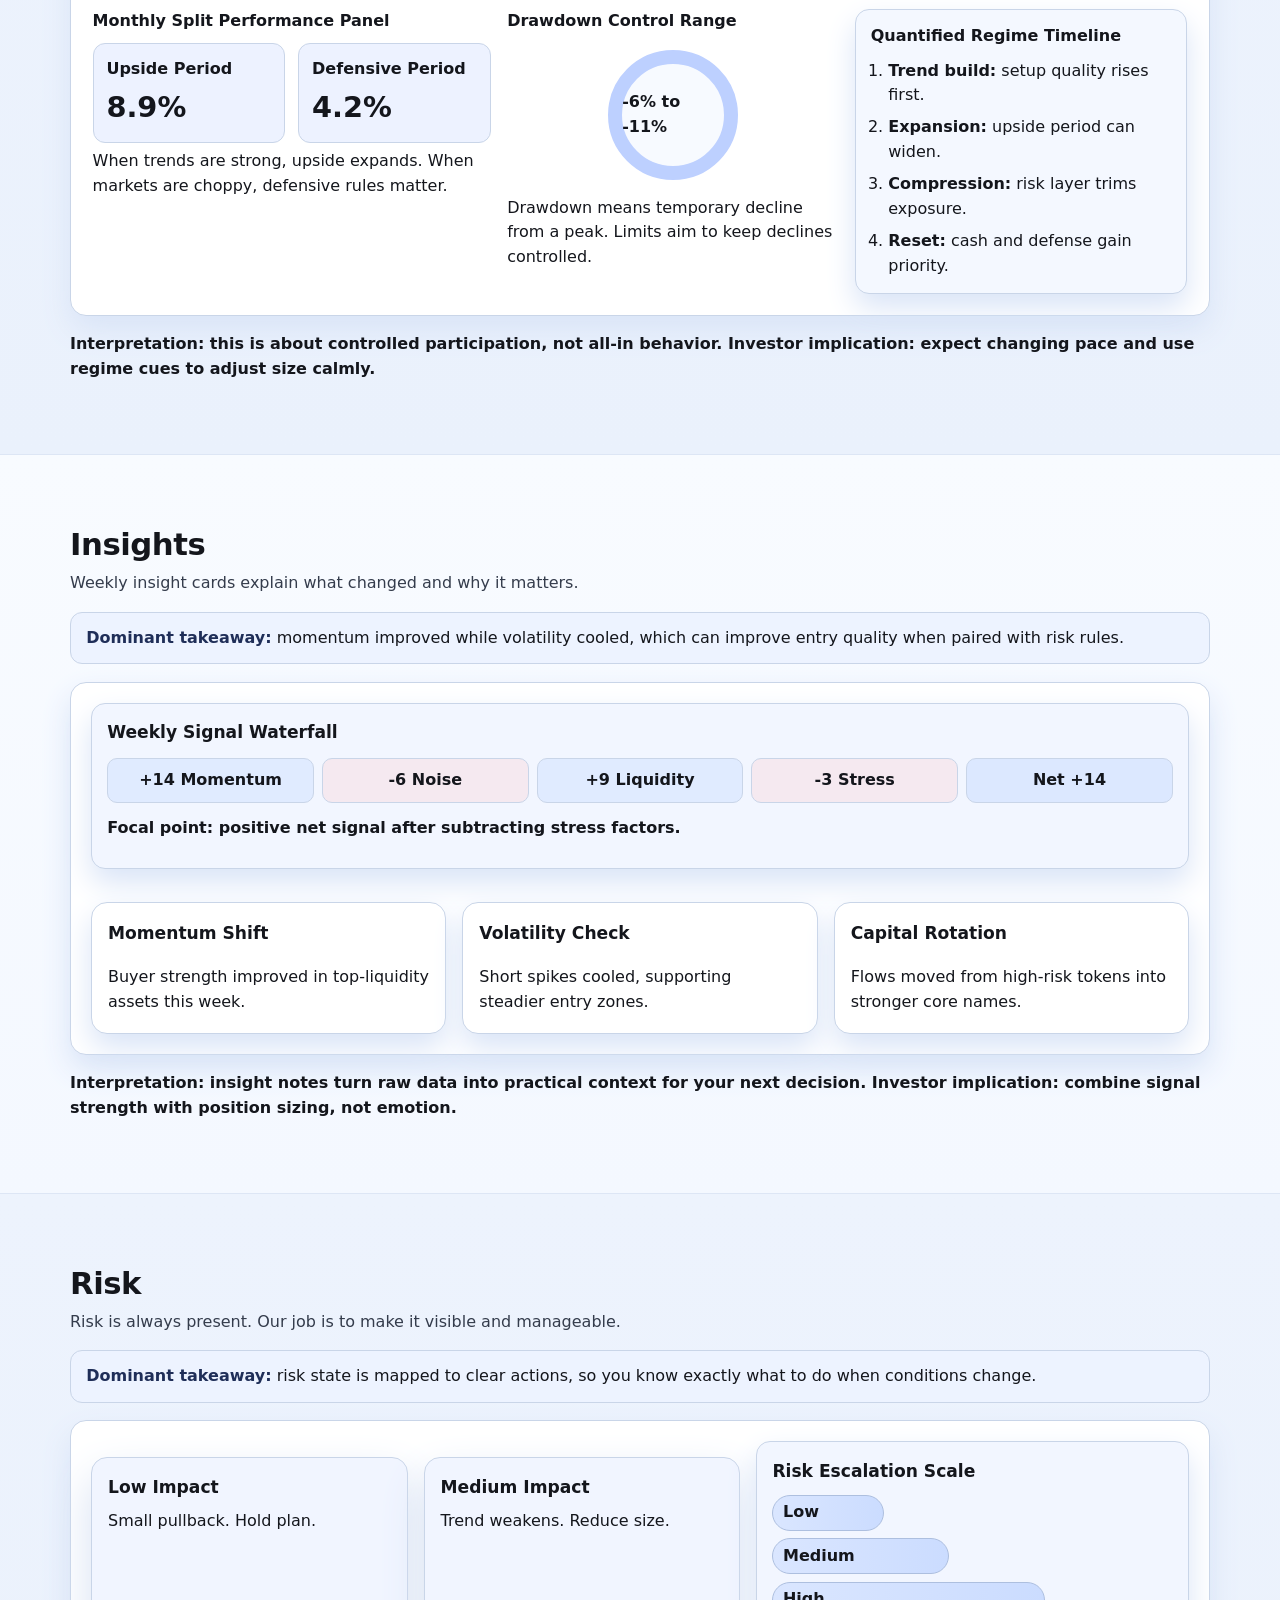
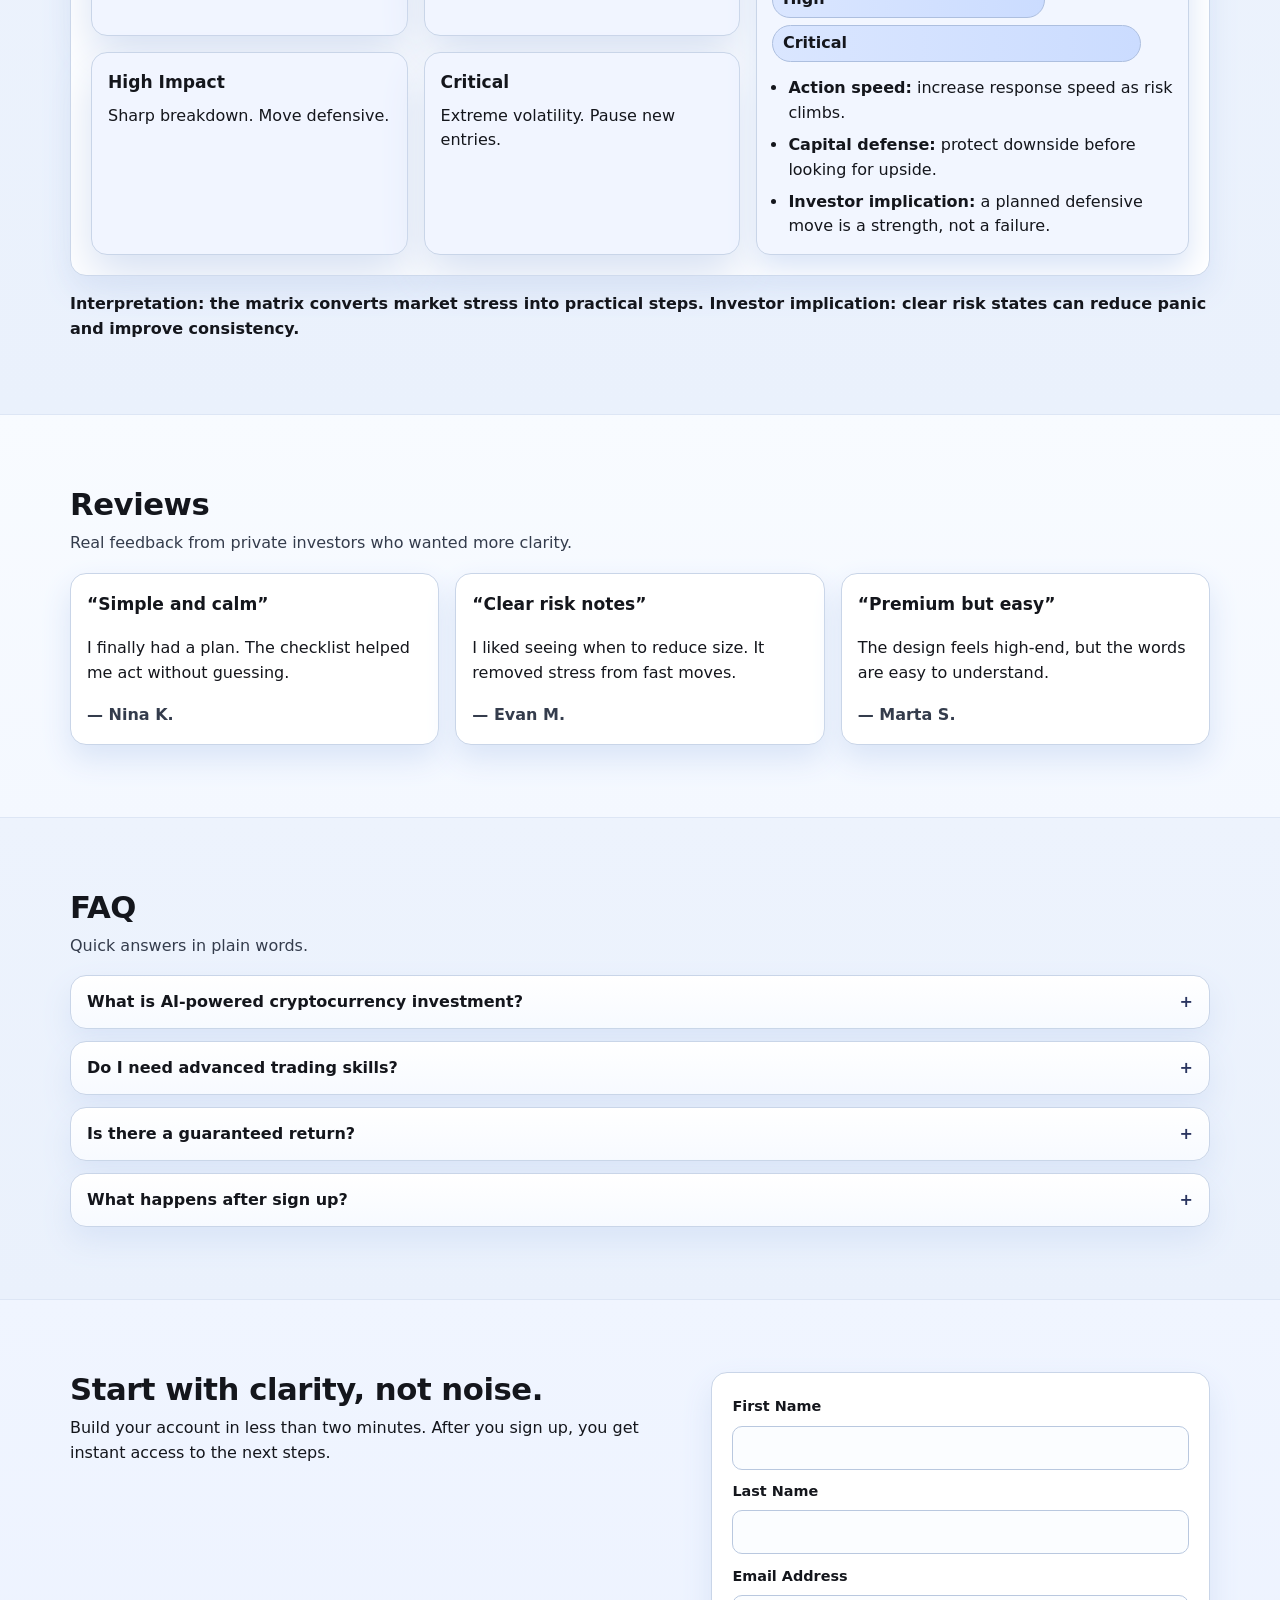
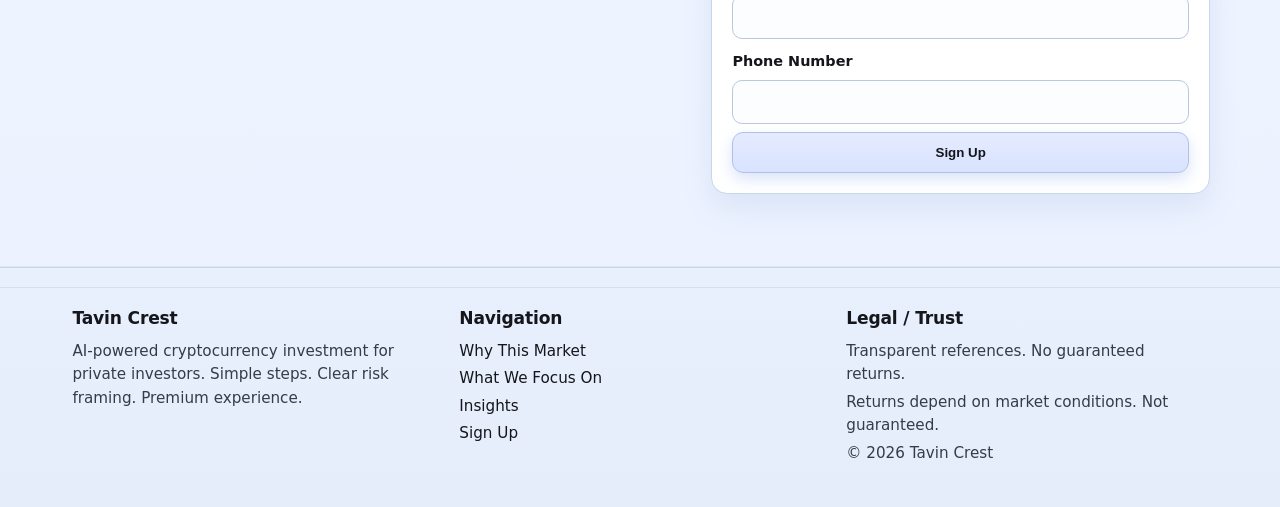
<file: sk/index.html>
<!doctype html>
<html lang="en">
<head>
  <meta charset="UTF-8" />
  <meta name="viewport" content="width=device-width, initial-scale=1.0" />
  <title>Tavin Crest SK | AI-Powered Cryptocurrency Investment</title>
  <meta name="description" content="Use Tavin Crest to explore AI-powered cryptocurrency investment with plain-English explanations and transparent signals." />
  <link rel="canonical" href="https://tavincrest.com/sk/" />
  <link rel="alternate" hreflang="x-default" href="https://tavincrest.com/" />
  <link rel="alternate" hreflang="de" href="https://tavincrest.com/de/" />
  <link rel="alternate" hreflang="fr" href="https://tavincrest.com/fr/" />
  <link rel="alternate" hreflang="es" href="https://tavincrest.com/es/" />
  <link rel="alternate" hreflang="it" href="https://tavincrest.com/it/" />
  <link rel="alternate" hreflang="tr" href="https://tavincrest.com/tr/" />
  <link rel="alternate" hreflang="pt" href="https://tavincrest.com/pt/" />
  <link rel="alternate" hreflang="jp" href="https://tavincrest.com/jp/" />
  <link rel="alternate" hreflang="sk" href="https://tavincrest.com/sk/" />
  <link rel="alternate" hreflang="be" href="https://tavincrest.com/be/" />
  <meta property="og:type" content="website" />
  <meta property="og:title" content="Tavin Crest SK | AI-Powered Cryptocurrency Investment" />
  <meta property="og:description" content="Use Tavin Crest to explore AI-powered cryptocurrency investment with plain-English explanations and transparent signals." />
  <meta property="og:url" content="https://tavincrest.com/sk/" />
  <meta property="og:site_name" content="Tavin Crest" />
  <meta name="twitter:card" content="summary_large_image" />
  <meta name="twitter:title" content="Tavin Crest SK | AI-Powered Cryptocurrency Investment" />
  <meta name="twitter:description" content="Use Tavin Crest to explore AI-powered cryptocurrency investment with plain-English explanations and transparent signals." />
  <link rel="stylesheet" href="/assets/style.css" />
  <script type="application/ld+json">{"@context":"https://schema.org","@type":"Organization","name":"Tavin Crest","url":"https://tavincrest.com","logo":"https://tavincrest.com/assets/logo-mark.png"}</script>
  <script type="application/ld+json">{"@context":"https://schema.org","@type":"WebSite","name":"Tavin Crest","url":"https://tavincrest.com"}</script>
  <script type="application/ld+json">{"@context":"https://schema.org","@type":"FAQPage","mainEntity":[
      {"@type":"Question","name":"What is Tavin Crest?","acceptedAnswer":{"@type":"Answer","text":"Tavin Crest is an AI-powered cryptocurrency investment platform designed for private investors who want a clear process and transparent data."}},
      {"@type":"Question","name":"How does the AI help?","acceptedAnswer":{"@type":"Answer","text":"The AI scans market data, scores setup quality, and highlights where risk and momentum are balanced in simple terms."}},
      {"@type":"Question","name":"Are returns guaranteed?","acceptedAnswer":{"@type":"Answer","text":"No. Returns depend on market conditions. Not guaranteed."}},
      {"@type":"Question","name":"What happens after I sign up?","acceptedAnswer":{"@type":"Answer","text":"After you sign up, you will see a clear setup checklist and can review the options and choose what to do next."}}
    ]}</script>
  <script type="application/ld+json">{"@context":"https://schema.org","@type":"Review","itemReviewed":{"@type":"Service","name":"Tavin Crest Platform"},"author":{"@type":"Person","name":"Evan M."},"reviewRating":{"@type":"Rating","ratingValue":"5","bestRating":"5"},"reviewBody":"The setup was clear, the dashboard was easy to read, and the risk notes helped me make calm decisions."}</script>
</head>
<body>
  <header class="site-header">
    <div class="container nav-wrap">
      <a href="/sk/" class="brand">Tavin Crest</a>
      <nav class="desktop-nav" aria-label="Primary">
        <a href="#why">Why This Market</a><a href="#how">How It Works</a><a href="#snapshot">Performance</a><a href="#faq">FAQ</a><a href="#signup" class="btn btn-small">Sign Up</a>
      </nav>
      <div class="lang-switcher">
        <button class="lang-current" aria-haspopup="true" aria-expanded="false">Slovenčina</button>
        <div class="lang-dropdown">
            <ul class="lang-list" role="menu" aria-label="Choose language">
              <li><a href="/" role="menuitem"><span class="flag">🇬🇧</span><span>English</span></a></li>
              <li><a href="/de/" role="menuitem"><span class="flag">🇩🇪</span><span>Deutsch</span></a></li>
              <li><a href="/fr/" role="menuitem"><span class="flag">🇫🇷</span><span>Français</span></a></li>
              <li><a href="/es/" role="menuitem"><span class="flag">🇪🇸</span><span>Español</span></a></li>
              <li><a href="/it/" role="menuitem"><span class="flag">🇮🇹</span><span>Italiano</span></a></li>
              <li><a href="/tr/" role="menuitem"><span class="flag">🇹🇷</span><span>Türkçe</span></a></li>
              <li><a href="/pt/" role="menuitem"><span class="flag">🇵🇹</span><span>Português</span></a></li>
              <li><a href="/jp/" role="menuitem"><span class="flag">🇯🇵</span><span>日本語</span></a></li>
              <li><a href="/sk/" role="menuitem"><span class="flag-sk" aria-hidden="true"><svg viewBox="0 0 32 24" xmlns="http://www.w3.org/2000/svg"><rect width="32" height="8" fill="#ffffff"/><rect y="8" width="32" height="8" fill="#0b4ea2"/><rect y="16" width="32" height="8" fill="#d7141a"/><path d="M10 4.5c3.8 0 6.9 2.9 6.9 6.6v4.1c0 2.4-2.3 4.3-4.9 4.3S7 17.6 7 15.2v-4.1c0-3.7 3.1-6.6 6.9-6.6z" fill="#ffffff" stroke="#0b4ea2" stroke-width="0.5"/><path d="M9.1 8.2h5.8v2H9.1zm1.9-2.1h2v6.2h-2z" fill="#d7141a"/><path d="M8.7 14.8h6.6l-3.3 3.3z" fill="#0b4ea2"/></svg></span><span>Slovenčina</span></a></li>
              <li><a href="/be/" role="menuitem"><span class="flag">🇧🇾</span><span>Беларуская</span></a></li>
            </ul>
        </div>
      </div>
      <button class="menu-toggle" aria-label="Open menu" aria-expanded="false" aria-controls="mobile-drawer">☰</button>
    </div>
  </header>

  <div class="menu-backdrop" hidden></div>
  <aside id="mobile-drawer" class="mobile-drawer" aria-hidden="true">
    <button class="menu-close" aria-label="Close menu">✕</button>
    <nav aria-label="Mobile">
      <a href="#why">Why This Market</a>
      <a href="#how">How It Works</a>
      <a href="#focus">What We Focus On</a>
      <a href="#snapshot">Performance Snapshot</a>
      <a href="#insights">Insights</a>
      <a href="#risk">Risk</a>
      <a href="#reviews">Reviews</a>
      <a href="#faq">FAQ</a>
      <a href="#signup" class="btn">Sign Up</a>
    </nav>
  </aside>

  <main>
    <section class="hero">
      <div class="container hero-grid">
        <div>
          <p class="eyebrow">AI-Powered Cryptocurrency Investment</p>
          <h1>A clear way to invest in crypto with smart AI guidance.</h1>
          <p>Markets move fast. Most people feel late or unsure. Tavin Crest helps you act with a simple plan, live signals, and risk controls you can understand.</p>
          <p>You get a guided dashboard, market scores, and practical setup steps. After you sign up, you get instant access to the next steps.</p>
          <div class="perf-panel">
            <h2>Reference Performance Range</h2>
            <div class="range-grid">
              <div><span class="big">4.2%–8.9%</span><span>Monthly Reference Range</span></div>
              <div><span class="big">51%–119%</span><span>Annual Reference Range</span></div>
            </div>
            <p>Returns depend on market conditions. Not guaranteed.</p>
          </div>
        </div>
        <form class="form-card" id="signup">
          <h2>Create your account</h2>
          <label for="first">First Name</label>
          <input id="first" name="first" type="text" required />
          <label for="last">Last Name</label>
          <input id="last" name="last" type="text" required />
          <label for="email">Email Address</label>
          <input id="email" name="email" type="email" required />
          <label for="phone">Phone Number</label>
          <input id="phone" name="phone" type="tel" required />
          <button class="btn" type="submit">Sign Up</button>
          <small>After you sign up, you can review the options and choose what to do next. We may send a short email to confirm your details.</small>
        </form>
      </div>
    </section>

        <section id="why" class="section">
      <div class="container">
        <h2>Why This Market</h2>
        <p>Crypto is still early. Prices can move with big speed. That creates risk, but it also creates windows of opportunity for patient private investors.</p>
        <div class="data-takeaway">
          <strong>Dominant takeaway:</strong> adoption momentum is rising while access tools are improving, so timing and risk discipline matter more than ever.
        </div>
        <div class="visual-large split-bars feature-panel">
          <div class="bar-col">
            <h3>Adoption Expansion Index</h3>
            <div class="vbar"><span style="height:36%">2022</span><span style="height:54%">2023</span><span style="height:71%">2024</span><span style="height:88%">2025*</span></div>
            <p class="panel-note">Focal point: steady multi-year climb, not a one-week spike.</p>
          </div>
          <div class="bar-col">
            <h3>Access Readiness Mix</h3>
            <div class="hbars">
              <div><strong>Low-friction apps</strong><i style="width:86%"></i></div>
              <div><strong>Stable payment rails</strong><i style="width:79%"></i></div>
              <div><strong>Learning tools</strong><i style="width:73%"></i></div>
            </div>
            <div class="metric-list">
              <div><b>+24 pts</b><span>adoption index growth vs 2022</span></div>
              <div><b>3/3</b><span>access enablers in expansion zone</span></div>
            </div>
          </div>
        </div>
        <p class="meaning">Interpretation: easier access and wider use can support long-term demand. Investor implication: focus on planned entries and risk limits instead of chasing short-term noise.</p>
      </div>
    </section>

    <section id="how" class="section alt">
      <div class="container">
        <h2>How It Works</h2>
        <p>A simple flow built for clarity.</p>
        <div class="cards four">
          <article><h3>1. Data Scan</h3><p>AI reads price action, volume, and trend strength.</p></article>
          <article><h3>2. Setup Score</h3><p>Each setup gets a score so you can compare quickly.</p></article>
          <article><h3>3. Risk Layer</h3><p>Position size limits reduce overexposure in volatile moves.</p></article>
          <article><h3>4. Action Checklist</h3><p>You follow clear steps, then monitor with live updates.</p></article>
        </div>
        <p class="meaning">Meaning: you stay in control with a repeatable process instead of emotion-based decisions.</p>
      </div>
    </section>

        <section id="focus" class="section">
      <div class="container">
        <h2>What We Focus On</h2>
        <p>We focus on quality signals, practical risk control, and clear reporting.</p>
        <div class="data-takeaway">
          <strong>Dominant takeaway:</strong> every trade idea passes through quality and risk gates before it appears in your dashboard.
        </div>
        <div class="visual-large architecture feature-panel">
          <div>Signal Engine<br><small>Trend + momentum + liquidity</small></div><span>→</span>
          <div>Filter Layer<br><small>Noise reduction + setup quality</small></div><span>→</span>
          <div>Risk Matrix<br><small>Size rules + drawdown limits</small></div><span>→</span>
          <div>Investor Dashboard<br><small>Simple action and tracking</small></div>
        </div>
        <div class="cards two detail-cards">
          <article><h3>Quality Gate Output</h3><p><b>31%</b> of scanned setups pass all quality checks. This keeps the feed focused on stronger opportunities.</p></article>
          <article><h3>Risk Gate Output</h3><p><b>4 layers</b> of position controls apply before execution, helping reduce oversized exposure during fast moves.</p></article>
        </div>
        <p class="meaning">Interpretation: selection is strict by design. Investor implication: fewer but clearer setups can support steadier decisions.</p>
      </div>
    </section>

        <section id="snapshot" class="section alt">
      <div class="container">
        <h2>Performance Snapshot</h2>
        <p>This panel shows a structured reference view, not a promise.</p>
        <div class="data-takeaway">
          <strong>Dominant takeaway:</strong> upside and defense are both measurable, and balance is the reason the model stays usable in different market regimes.
        </div>
        <div class="visual-large performance-feature">
          <div class="feature-head">
            <h3>Split Performance + Drawdown Context</h3>
            <p>Strong visual focal point: upside range compared with defensive range and drawdown containment.</p>
          </div>
          <div class="feature-grid">
            <article class="kpi"><h4>Monthly Split Performance Panel</h4><div class="dual"><div><b>Upside Period</b><strong>8.9%</strong></div><div><b>Defensive Period</b><strong>4.2%</strong></div></div><p>When trends are strong, upside expands. When markets are choppy, defensive rules matter.</p></article>
            <article class="kpi"><h4>Drawdown Control Range</h4><div class="ring-wrap"><div class="ring">-6% to -11%</div></div><p>Drawdown means temporary decline from a peak. Limits aim to keep declines controlled.</p></article>
            <article class="timeline"><h4>Quantified Regime Timeline</h4><ol><li><b>Trend build:</b> setup quality rises first.</li><li><b>Expansion:</b> upside period can widen.</li><li><b>Compression:</b> risk layer trims exposure.</li><li><b>Reset:</b> cash and defense gain priority.</li></ol></article>
          </div>
        </div>
        <p class="meaning">Interpretation: this is about controlled participation, not all-in behavior. Investor implication: expect changing pace and use regime cues to adjust size calmly.</p>
      </div>
    </section>

        <section id="insights" class="section">
      <div class="container">
        <h2>Insights</h2>
        <p>Weekly insight cards explain what changed and why it matters.</p>
        <div class="data-takeaway">
          <strong>Dominant takeaway:</strong> momentum improved while volatility cooled, which can improve entry quality when paired with risk rules.
        </div>
        <div class="visual-large insights-mix">
          <div class="waterfall">
            <h3>Weekly Signal Waterfall</h3>
            <div class="flow"><span class="pos">+14 Momentum</span><span class="neg">-6 Noise</span><span class="pos">+9 Liquidity</span><span class="neg">-3 Stress</span><span class="net">Net +14</span></div>
            <p class="panel-note">Focal point: positive net signal after subtracting stress factors.</p>
          </div>
          <div class="cards three">
            <article><h3>Momentum Shift</h3><p>Buyer strength improved in top-liquidity assets this week.</p></article>
            <article><h3>Volatility Check</h3><p>Short spikes cooled, supporting steadier entry zones.</p></article>
            <article><h3>Capital Rotation</h3><p>Flows moved from high-risk tokens into stronger core names.</p></article>
          </div>
        </div>
        <p class="meaning">Interpretation: insight notes turn raw data into practical context for your next decision. Investor implication: combine signal strength with position sizing, not emotion.</p>
      </div>
    </section>

        <section id="risk" class="section alt">
      <div class="container">
        <h2>Risk</h2>
        <p>Risk is always present. Our job is to make it visible and manageable.</p>
        <div class="data-takeaway">
          <strong>Dominant takeaway:</strong> risk state is mapped to clear actions, so you know exactly what to do when conditions change.
        </div>
        <div class="visual-large risk-feature">
          <div class="risk-matrix">
            <div><h3>Low Impact</h3><p>Small pullback. Hold plan.</p></div>
            <div><h3>Medium Impact</h3><p>Trend weakens. Reduce size.</p></div>
            <div><h3>High Impact</h3><p>Sharp breakdown. Move defensive.</p></div>
            <div><h3>Critical</h3><p>Extreme volatility. Pause new entries.</p></div>
          </div>
          <div class="risk-side">
            <h3>Risk Escalation Scale</h3>
            <div class="scale"><span style="width:28%">Low</span><span style="width:44%">Medium</span><span style="width:68%">High</span><span style="width:92%">Critical</span></div>
            <ul>
              <li><b>Action speed:</b> increase response speed as risk climbs.</li>
              <li><b>Capital defense:</b> protect downside before looking for upside.</li>
              <li><b>Investor implication:</b> a planned defensive move is a strength, not a failure.</li>
            </ul>
          </div>
        </div>
        <p class="meaning">Interpretation: the matrix converts market stress into practical steps. Investor implication: clear risk states can reduce panic and improve consistency.</p>
      </div>
    </section>

    <section id="reviews" class="section">
      <div class="container">
        <h2>Reviews</h2>
        <p>Real feedback from private investors who wanted more clarity.</p>
        <div class="cards three">
          <article><h3>“Simple and calm”</h3><p>I finally had a plan. The checklist helped me act without guessing.</p><span>— Nina K.</span></article>
          <article><h3>“Clear risk notes”</h3><p>I liked seeing when to reduce size. It removed stress from fast moves.</p><span>— Evan M.</span></article>
          <article><h3>“Premium but easy”</h3><p>The design feels high-end, but the words are easy to understand.</p><span>— Marta S.</span></article>
        </div>
      </div>
    </section>

    <section id="faq" class="section alt">
      <div class="container">
        <h2>FAQ</h2>
        <p>Quick answers in plain words.</p>
        <div class="faq-list">
          <details><summary>What is AI-powered cryptocurrency investment?</summary><p>It means software scans market data and helps rank opportunities. You still decide what to do.</p></details>
          <details><summary>Do I need advanced trading skills?</summary><p>No. The platform is built for regular private investors with clear steps and simple wording.</p></details>
          <details><summary>Is there a guaranteed return?</summary><p>No. Returns depend on market conditions. Not guaranteed.</p></details>
          <details><summary>What happens after sign up?</summary><p>After you sign up, you will see a clear setup checklist.</p></details>
        </div>
      </div>
    </section>

    <section class="section final-cta">
      <div class="container cta-grid">
        <div>
          <h2>Start with clarity, not noise.</h2>
          <p>Build your account in less than two minutes. After you sign up, you get instant access to the next steps.</p>
        </div>
        <form class="form-card compact">
          <label for="first2">First Name</label><input id="first2" type="text" required>
          <label for="last2">Last Name</label><input id="last2" type="text" required>
          <label for="email2">Email Address</label><input id="email2" type="email" required>
          <label for="phone2">Phone Number</label><input id="phone2" type="tel" required>
          <button class="btn" type="submit">Sign Up</button>
        </form>
      </div>
    </section>
  </main>

  <footer class="site-footer">
    <div class="container footer-grid">
      <div><h3>Tavin Crest</h3><p>AI-powered cryptocurrency investment for private investors. Simple steps. Clear risk framing. Premium experience.</p></div>
      <div><h3>Navigation</h3><a href="#why">Why This Market</a><a href="#focus">What We Focus On</a><a href="#insights">Insights</a><a href="#signup">Sign Up</a></div>
      <div><h3>Legal / Trust</h3><p>Transparent references. No guaranteed returns.</p><p>Returns depend on market conditions. Not guaranteed.</p><p>© 2026 Tavin Crest</p></div>
    </div>
  </footer>
  <script src="/assets/app.js" defer></script>
</body>
</html>
</file>
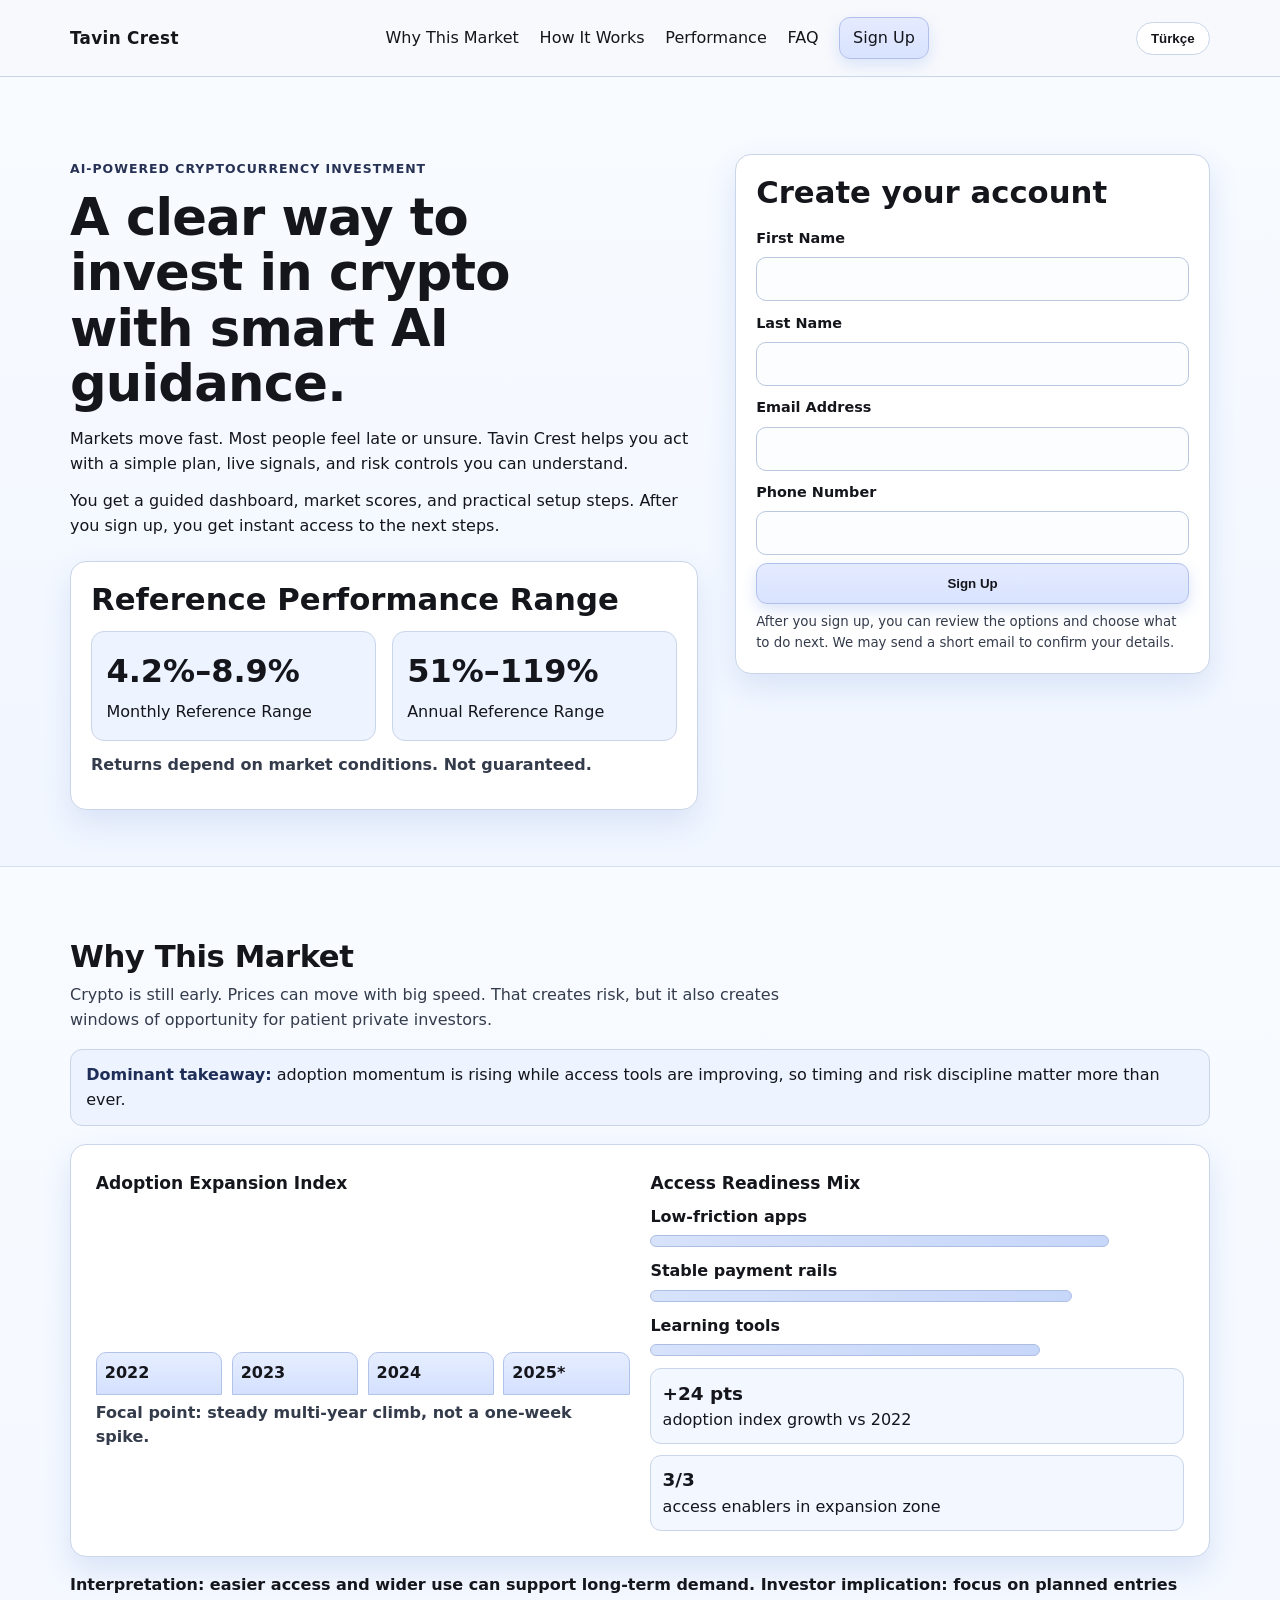
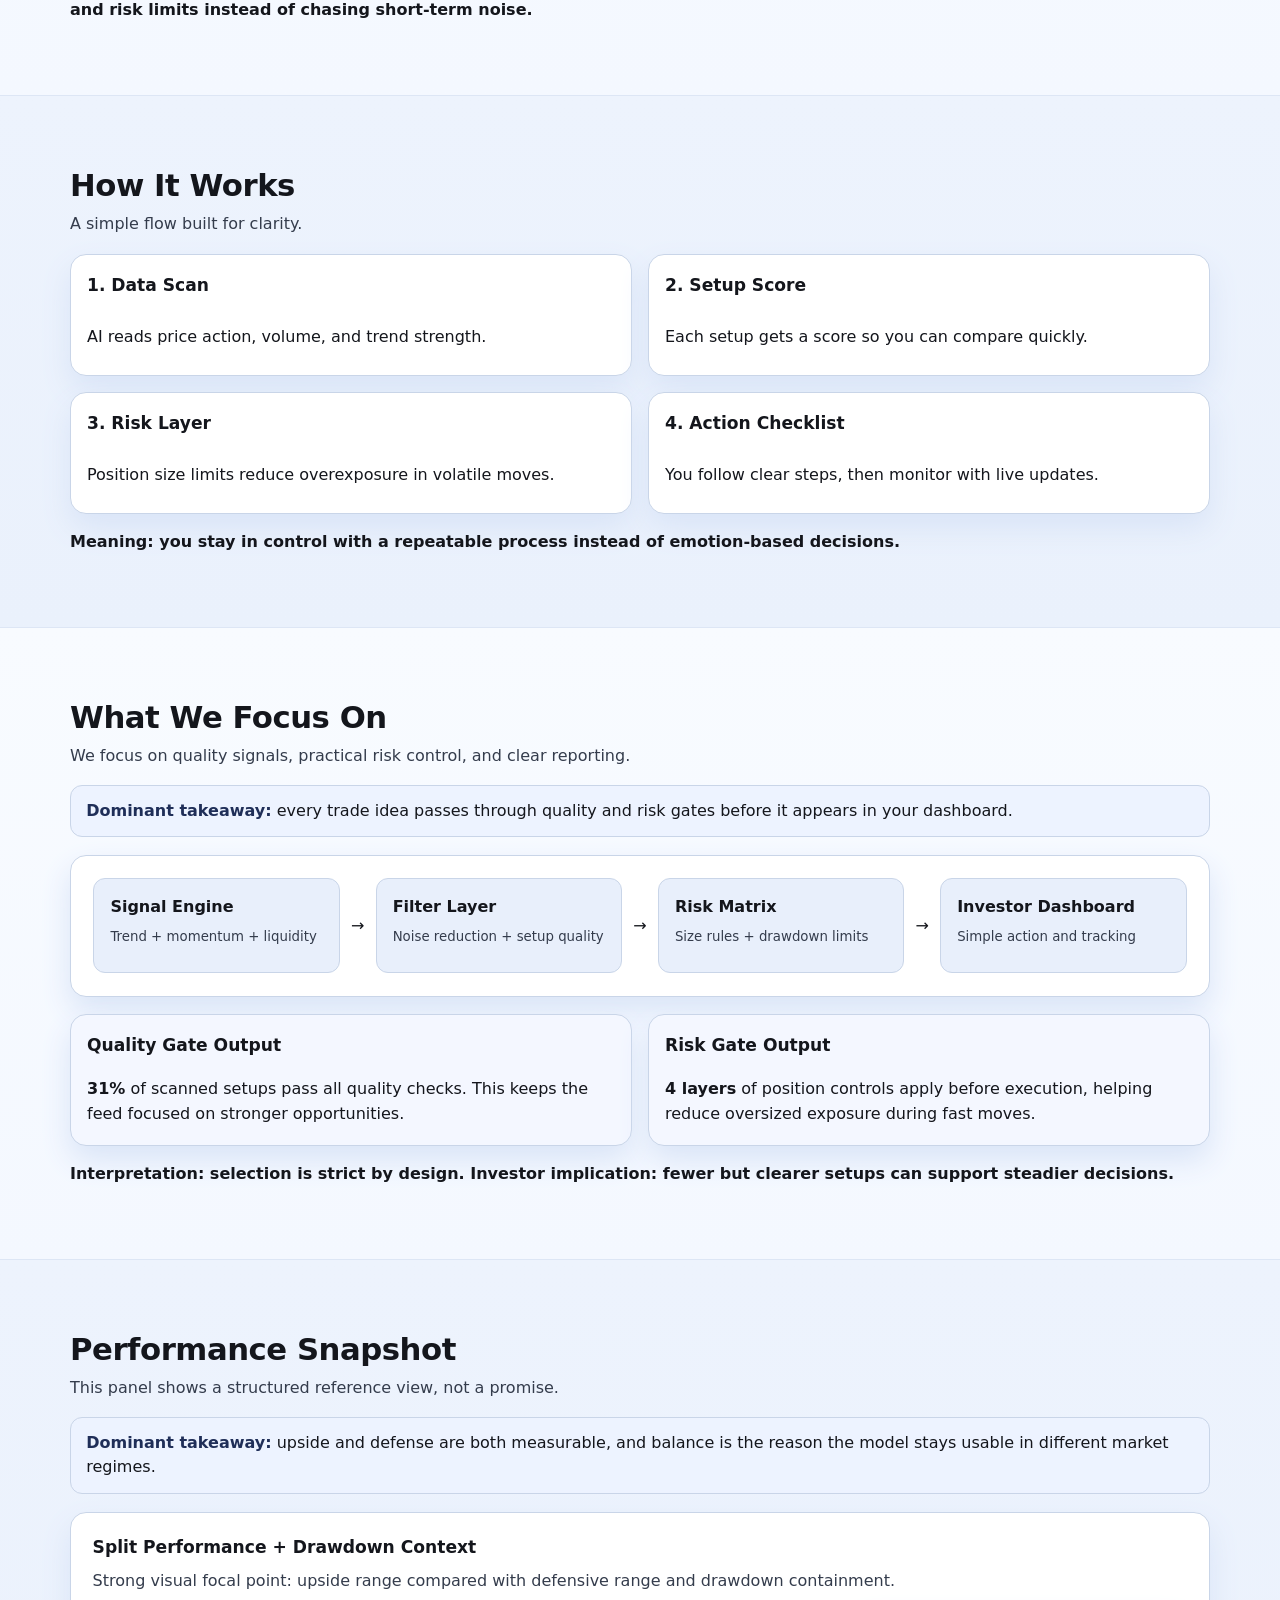
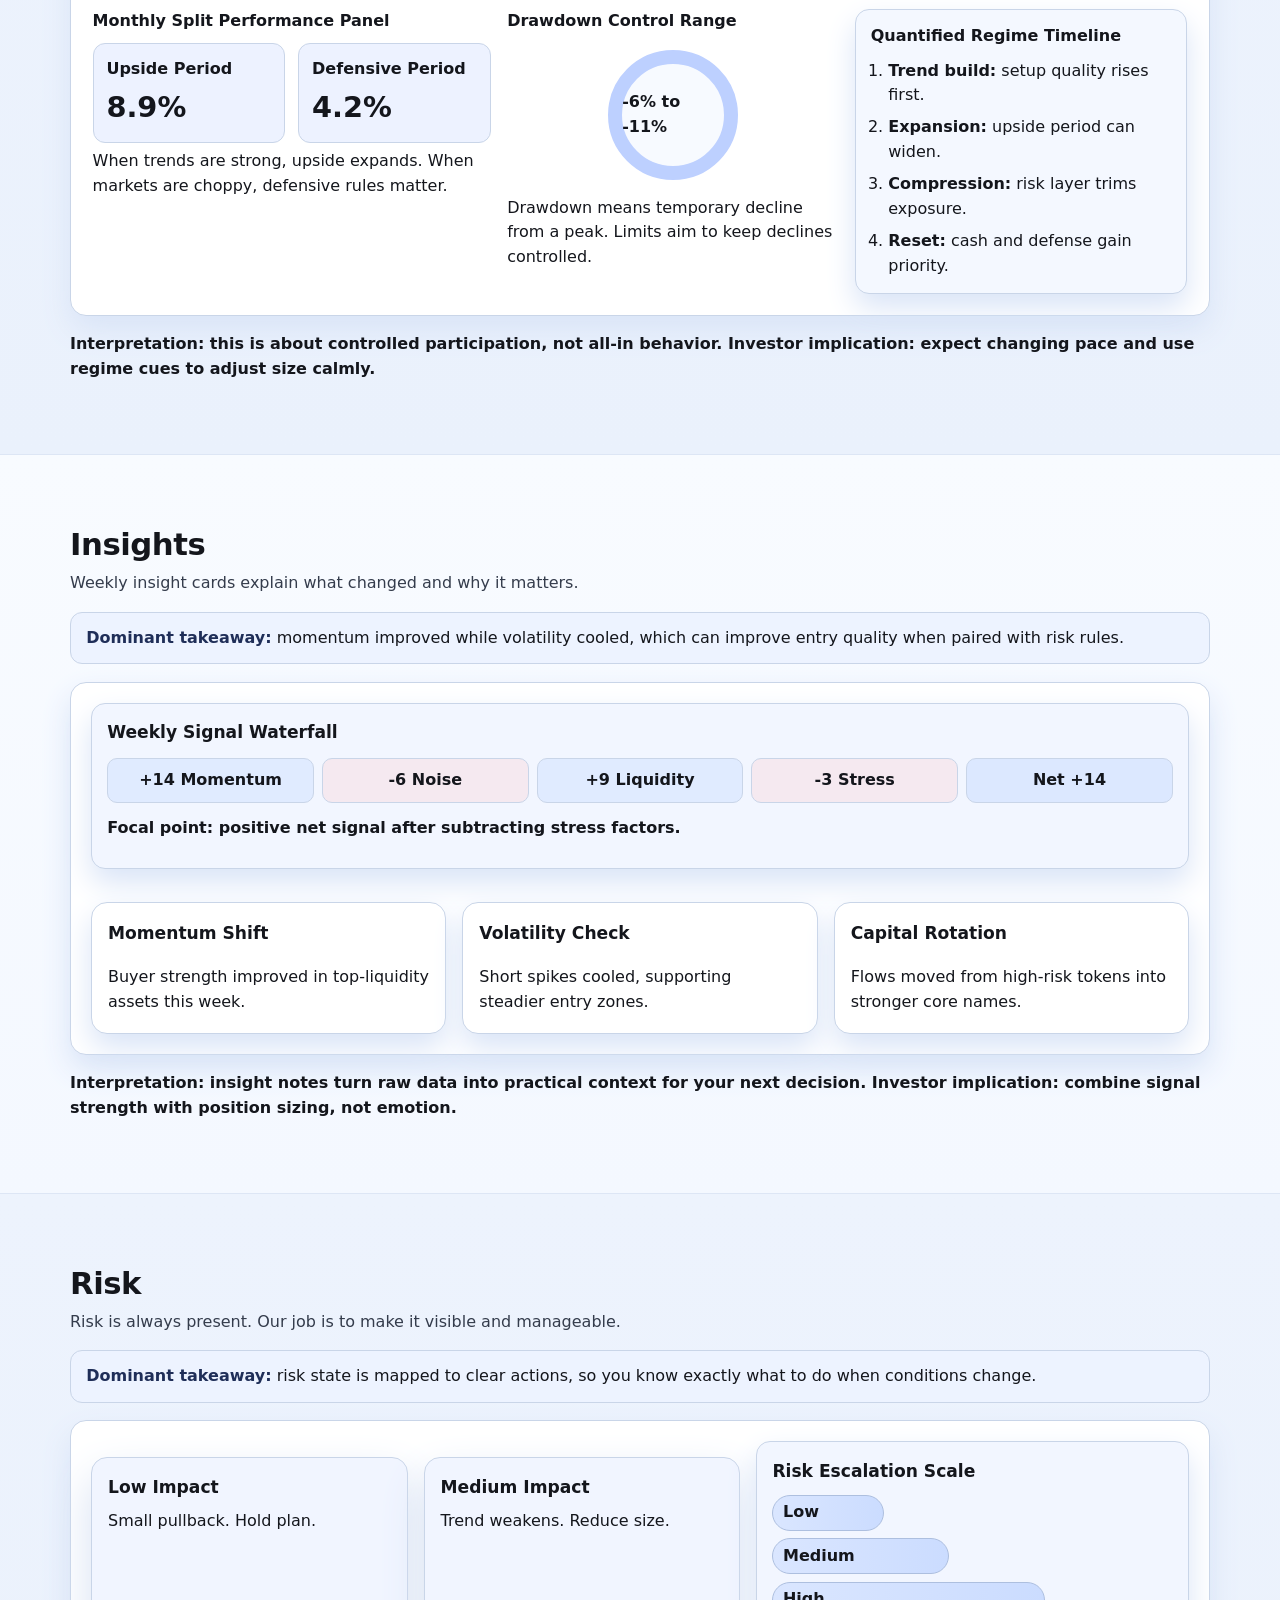
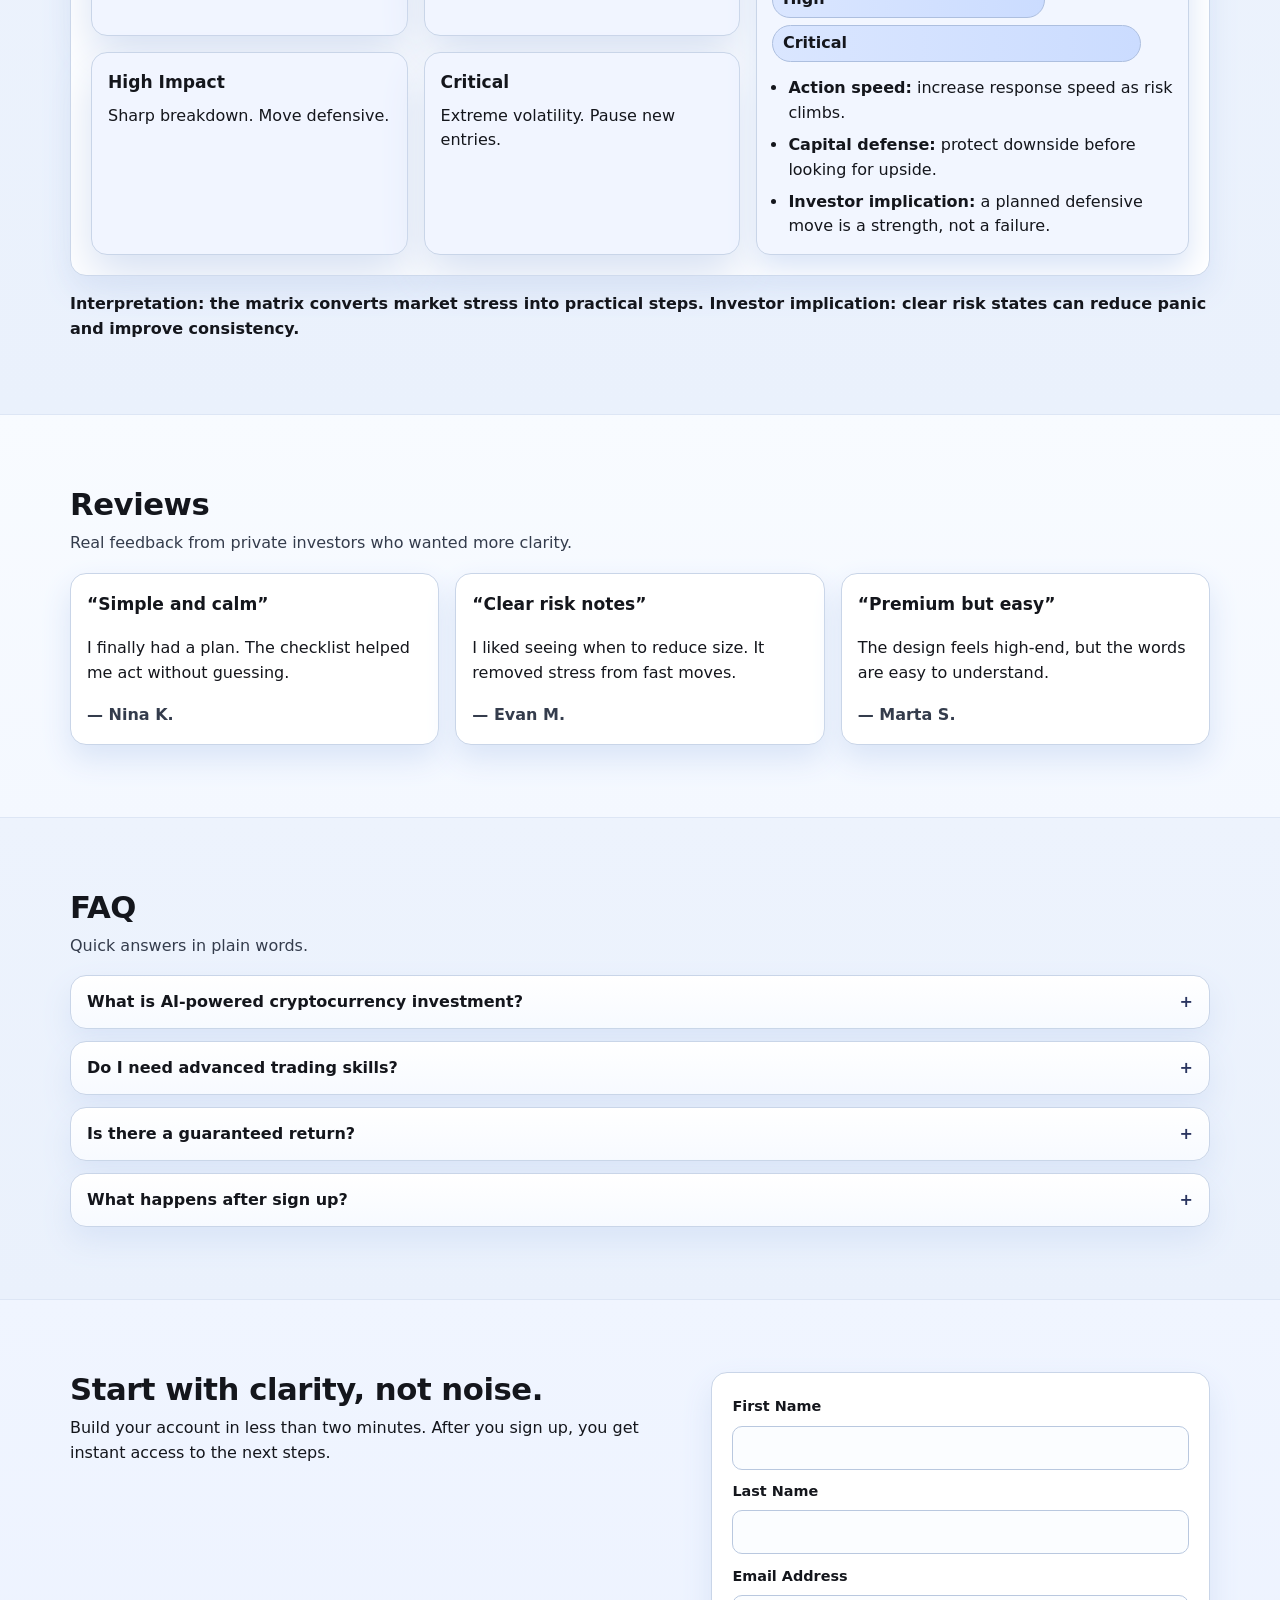
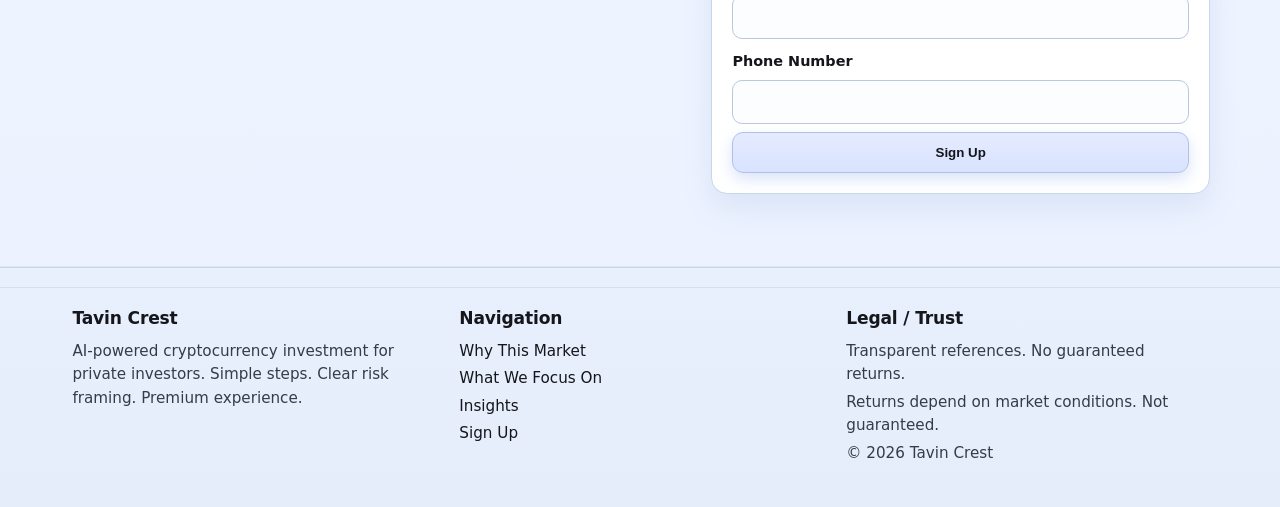
<file: tr/index.html>
<!doctype html>
<html lang="en">
<head>
  <meta charset="UTF-8" />
  <meta name="viewport" content="width=device-width, initial-scale=1.0" />
  <title>Tavin Crest TR | AI-Powered Cryptocurrency Investment</title>
  <meta name="description" content="Understand AI-powered cryptocurrency investment with Tavin Crest through clear visuals, simple language, and fast sign up." />
  <link rel="canonical" href="https://tavincrest.com/tr/" />
  <link rel="alternate" hreflang="x-default" href="https://tavincrest.com/" />
  <link rel="alternate" hreflang="de" href="https://tavincrest.com/de/" />
  <link rel="alternate" hreflang="fr" href="https://tavincrest.com/fr/" />
  <link rel="alternate" hreflang="es" href="https://tavincrest.com/es/" />
  <link rel="alternate" hreflang="it" href="https://tavincrest.com/it/" />
  <link rel="alternate" hreflang="tr" href="https://tavincrest.com/tr/" />
  <link rel="alternate" hreflang="pt" href="https://tavincrest.com/pt/" />
  <link rel="alternate" hreflang="jp" href="https://tavincrest.com/jp/" />
  <link rel="alternate" hreflang="sk" href="https://tavincrest.com/sk/" />
  <link rel="alternate" hreflang="be" href="https://tavincrest.com/be/" />
  <meta property="og:type" content="website" />
  <meta property="og:title" content="Tavin Crest TR | AI-Powered Cryptocurrency Investment" />
  <meta property="og:description" content="Understand AI-powered cryptocurrency investment with Tavin Crest through clear visuals, simple language, and fast sign up." />
  <meta property="og:url" content="https://tavincrest.com/tr/" />
  <meta property="og:site_name" content="Tavin Crest" />
  <meta name="twitter:card" content="summary_large_image" />
  <meta name="twitter:title" content="Tavin Crest TR | AI-Powered Cryptocurrency Investment" />
  <meta name="twitter:description" content="Understand AI-powered cryptocurrency investment with Tavin Crest through clear visuals, simple language, and fast sign up." />
  <link rel="stylesheet" href="/assets/style.css" />
  <script type="application/ld+json">{"@context":"https://schema.org","@type":"Organization","name":"Tavin Crest","url":"https://tavincrest.com","logo":"https://tavincrest.com/assets/logo-mark.png"}</script>
  <script type="application/ld+json">{"@context":"https://schema.org","@type":"WebSite","name":"Tavin Crest","url":"https://tavincrest.com"}</script>
  <script type="application/ld+json">{"@context":"https://schema.org","@type":"FAQPage","mainEntity":[
      {"@type":"Question","name":"What is Tavin Crest?","acceptedAnswer":{"@type":"Answer","text":"Tavin Crest is an AI-powered cryptocurrency investment platform designed for private investors who want a clear process and transparent data."}},
      {"@type":"Question","name":"How does the AI help?","acceptedAnswer":{"@type":"Answer","text":"The AI scans market data, scores setup quality, and highlights where risk and momentum are balanced in simple terms."}},
      {"@type":"Question","name":"Are returns guaranteed?","acceptedAnswer":{"@type":"Answer","text":"No. Returns depend on market conditions. Not guaranteed."}},
      {"@type":"Question","name":"What happens after I sign up?","acceptedAnswer":{"@type":"Answer","text":"After you sign up, you will see a clear setup checklist and can review the options and choose what to do next."}}
    ]}</script>
  <script type="application/ld+json">{"@context":"https://schema.org","@type":"Review","itemReviewed":{"@type":"Service","name":"Tavin Crest Platform"},"author":{"@type":"Person","name":"Evan M."},"reviewRating":{"@type":"Rating","ratingValue":"5","bestRating":"5"},"reviewBody":"The setup was clear, the dashboard was easy to read, and the risk notes helped me make calm decisions."}</script>
</head>
<body>
  <header class="site-header">
    <div class="container nav-wrap">
      <a href="/tr/" class="brand">Tavin Crest</a>
      <nav class="desktop-nav" aria-label="Primary">
        <a href="#why">Why This Market</a><a href="#how">How It Works</a><a href="#snapshot">Performance</a><a href="#faq">FAQ</a><a href="#signup" class="btn btn-small">Sign Up</a>
      </nav>
      <div class="lang-switcher">
        <button class="lang-current" aria-haspopup="true" aria-expanded="false">Türkçe</button>
        <div class="lang-dropdown">
            <ul class="lang-list" role="menu" aria-label="Choose language">
              <li><a href="/" role="menuitem"><span class="flag">🇬🇧</span><span>English</span></a></li>
              <li><a href="/de/" role="menuitem"><span class="flag">🇩🇪</span><span>Deutsch</span></a></li>
              <li><a href="/fr/" role="menuitem"><span class="flag">🇫🇷</span><span>Français</span></a></li>
              <li><a href="/es/" role="menuitem"><span class="flag">🇪🇸</span><span>Español</span></a></li>
              <li><a href="/it/" role="menuitem"><span class="flag">🇮🇹</span><span>Italiano</span></a></li>
              <li><a href="/tr/" role="menuitem"><span class="flag">🇹🇷</span><span>Türkçe</span></a></li>
              <li><a href="/pt/" role="menuitem"><span class="flag">🇵🇹</span><span>Português</span></a></li>
              <li><a href="/jp/" role="menuitem"><span class="flag">🇯🇵</span><span>日本語</span></a></li>
              <li><a href="/sk/" role="menuitem"><span class="flag-sk" aria-hidden="true"><svg viewBox="0 0 32 24" xmlns="http://www.w3.org/2000/svg"><rect width="32" height="8" fill="#ffffff"/><rect y="8" width="32" height="8" fill="#0b4ea2"/><rect y="16" width="32" height="8" fill="#d7141a"/><path d="M10 4.5c3.8 0 6.9 2.9 6.9 6.6v4.1c0 2.4-2.3 4.3-4.9 4.3S7 17.6 7 15.2v-4.1c0-3.7 3.1-6.6 6.9-6.6z" fill="#ffffff" stroke="#0b4ea2" stroke-width="0.5"/><path d="M9.1 8.2h5.8v2H9.1zm1.9-2.1h2v6.2h-2z" fill="#d7141a"/><path d="M8.7 14.8h6.6l-3.3 3.3z" fill="#0b4ea2"/></svg></span><span>Slovenčina</span></a></li>
              <li><a href="/be/" role="menuitem"><span class="flag">🇧🇾</span><span>Беларуская</span></a></li>
            </ul>
        </div>
      </div>
      <button class="menu-toggle" aria-label="Open menu" aria-expanded="false" aria-controls="mobile-drawer">☰</button>
    </div>
  </header>

  <div class="menu-backdrop" hidden></div>
  <aside id="mobile-drawer" class="mobile-drawer" aria-hidden="true">
    <button class="menu-close" aria-label="Close menu">✕</button>
    <nav aria-label="Mobile">
      <a href="#why">Why This Market</a>
      <a href="#how">How It Works</a>
      <a href="#focus">What We Focus On</a>
      <a href="#snapshot">Performance Snapshot</a>
      <a href="#insights">Insights</a>
      <a href="#risk">Risk</a>
      <a href="#reviews">Reviews</a>
      <a href="#faq">FAQ</a>
      <a href="#signup" class="btn">Sign Up</a>
    </nav>
  </aside>

  <main>
    <section class="hero">
      <div class="container hero-grid">
        <div>
          <p class="eyebrow">AI-Powered Cryptocurrency Investment</p>
          <h1>A clear way to invest in crypto with smart AI guidance.</h1>
          <p>Markets move fast. Most people feel late or unsure. Tavin Crest helps you act with a simple plan, live signals, and risk controls you can understand.</p>
          <p>You get a guided dashboard, market scores, and practical setup steps. After you sign up, you get instant access to the next steps.</p>
          <div class="perf-panel">
            <h2>Reference Performance Range</h2>
            <div class="range-grid">
              <div><span class="big">4.2%–8.9%</span><span>Monthly Reference Range</span></div>
              <div><span class="big">51%–119%</span><span>Annual Reference Range</span></div>
            </div>
            <p>Returns depend on market conditions. Not guaranteed.</p>
          </div>
        </div>
        <form class="form-card" id="signup">
          <h2>Create your account</h2>
          <label for="first">First Name</label>
          <input id="first" name="first" type="text" required />
          <label for="last">Last Name</label>
          <input id="last" name="last" type="text" required />
          <label for="email">Email Address</label>
          <input id="email" name="email" type="email" required />
          <label for="phone">Phone Number</label>
          <input id="phone" name="phone" type="tel" required />
          <button class="btn" type="submit">Sign Up</button>
          <small>After you sign up, you can review the options and choose what to do next. We may send a short email to confirm your details.</small>
        </form>
      </div>
    </section>

        <section id="why" class="section">
      <div class="container">
        <h2>Why This Market</h2>
        <p>Crypto is still early. Prices can move with big speed. That creates risk, but it also creates windows of opportunity for patient private investors.</p>
        <div class="data-takeaway">
          <strong>Dominant takeaway:</strong> adoption momentum is rising while access tools are improving, so timing and risk discipline matter more than ever.
        </div>
        <div class="visual-large split-bars feature-panel">
          <div class="bar-col">
            <h3>Adoption Expansion Index</h3>
            <div class="vbar"><span style="height:36%">2022</span><span style="height:54%">2023</span><span style="height:71%">2024</span><span style="height:88%">2025*</span></div>
            <p class="panel-note">Focal point: steady multi-year climb, not a one-week spike.</p>
          </div>
          <div class="bar-col">
            <h3>Access Readiness Mix</h3>
            <div class="hbars">
              <div><strong>Low-friction apps</strong><i style="width:86%"></i></div>
              <div><strong>Stable payment rails</strong><i style="width:79%"></i></div>
              <div><strong>Learning tools</strong><i style="width:73%"></i></div>
            </div>
            <div class="metric-list">
              <div><b>+24 pts</b><span>adoption index growth vs 2022</span></div>
              <div><b>3/3</b><span>access enablers in expansion zone</span></div>
            </div>
          </div>
        </div>
        <p class="meaning">Interpretation: easier access and wider use can support long-term demand. Investor implication: focus on planned entries and risk limits instead of chasing short-term noise.</p>
      </div>
    </section>

    <section id="how" class="section alt">
      <div class="container">
        <h2>How It Works</h2>
        <p>A simple flow built for clarity.</p>
        <div class="cards four">
          <article><h3>1. Data Scan</h3><p>AI reads price action, volume, and trend strength.</p></article>
          <article><h3>2. Setup Score</h3><p>Each setup gets a score so you can compare quickly.</p></article>
          <article><h3>3. Risk Layer</h3><p>Position size limits reduce overexposure in volatile moves.</p></article>
          <article><h3>4. Action Checklist</h3><p>You follow clear steps, then monitor with live updates.</p></article>
        </div>
        <p class="meaning">Meaning: you stay in control with a repeatable process instead of emotion-based decisions.</p>
      </div>
    </section>

        <section id="focus" class="section">
      <div class="container">
        <h2>What We Focus On</h2>
        <p>We focus on quality signals, practical risk control, and clear reporting.</p>
        <div class="data-takeaway">
          <strong>Dominant takeaway:</strong> every trade idea passes through quality and risk gates before it appears in your dashboard.
        </div>
        <div class="visual-large architecture feature-panel">
          <div>Signal Engine<br><small>Trend + momentum + liquidity</small></div><span>→</span>
          <div>Filter Layer<br><small>Noise reduction + setup quality</small></div><span>→</span>
          <div>Risk Matrix<br><small>Size rules + drawdown limits</small></div><span>→</span>
          <div>Investor Dashboard<br><small>Simple action and tracking</small></div>
        </div>
        <div class="cards two detail-cards">
          <article><h3>Quality Gate Output</h3><p><b>31%</b> of scanned setups pass all quality checks. This keeps the feed focused on stronger opportunities.</p></article>
          <article><h3>Risk Gate Output</h3><p><b>4 layers</b> of position controls apply before execution, helping reduce oversized exposure during fast moves.</p></article>
        </div>
        <p class="meaning">Interpretation: selection is strict by design. Investor implication: fewer but clearer setups can support steadier decisions.</p>
      </div>
    </section>

        <section id="snapshot" class="section alt">
      <div class="container">
        <h2>Performance Snapshot</h2>
        <p>This panel shows a structured reference view, not a promise.</p>
        <div class="data-takeaway">
          <strong>Dominant takeaway:</strong> upside and defense are both measurable, and balance is the reason the model stays usable in different market regimes.
        </div>
        <div class="visual-large performance-feature">
          <div class="feature-head">
            <h3>Split Performance + Drawdown Context</h3>
            <p>Strong visual focal point: upside range compared with defensive range and drawdown containment.</p>
          </div>
          <div class="feature-grid">
            <article class="kpi"><h4>Monthly Split Performance Panel</h4><div class="dual"><div><b>Upside Period</b><strong>8.9%</strong></div><div><b>Defensive Period</b><strong>4.2%</strong></div></div><p>When trends are strong, upside expands. When markets are choppy, defensive rules matter.</p></article>
            <article class="kpi"><h4>Drawdown Control Range</h4><div class="ring-wrap"><div class="ring">-6% to -11%</div></div><p>Drawdown means temporary decline from a peak. Limits aim to keep declines controlled.</p></article>
            <article class="timeline"><h4>Quantified Regime Timeline</h4><ol><li><b>Trend build:</b> setup quality rises first.</li><li><b>Expansion:</b> upside period can widen.</li><li><b>Compression:</b> risk layer trims exposure.</li><li><b>Reset:</b> cash and defense gain priority.</li></ol></article>
          </div>
        </div>
        <p class="meaning">Interpretation: this is about controlled participation, not all-in behavior. Investor implication: expect changing pace and use regime cues to adjust size calmly.</p>
      </div>
    </section>

        <section id="insights" class="section">
      <div class="container">
        <h2>Insights</h2>
        <p>Weekly insight cards explain what changed and why it matters.</p>
        <div class="data-takeaway">
          <strong>Dominant takeaway:</strong> momentum improved while volatility cooled, which can improve entry quality when paired with risk rules.
        </div>
        <div class="visual-large insights-mix">
          <div class="waterfall">
            <h3>Weekly Signal Waterfall</h3>
            <div class="flow"><span class="pos">+14 Momentum</span><span class="neg">-6 Noise</span><span class="pos">+9 Liquidity</span><span class="neg">-3 Stress</span><span class="net">Net +14</span></div>
            <p class="panel-note">Focal point: positive net signal after subtracting stress factors.</p>
          </div>
          <div class="cards three">
            <article><h3>Momentum Shift</h3><p>Buyer strength improved in top-liquidity assets this week.</p></article>
            <article><h3>Volatility Check</h3><p>Short spikes cooled, supporting steadier entry zones.</p></article>
            <article><h3>Capital Rotation</h3><p>Flows moved from high-risk tokens into stronger core names.</p></article>
          </div>
        </div>
        <p class="meaning">Interpretation: insight notes turn raw data into practical context for your next decision. Investor implication: combine signal strength with position sizing, not emotion.</p>
      </div>
    </section>

        <section id="risk" class="section alt">
      <div class="container">
        <h2>Risk</h2>
        <p>Risk is always present. Our job is to make it visible and manageable.</p>
        <div class="data-takeaway">
          <strong>Dominant takeaway:</strong> risk state is mapped to clear actions, so you know exactly what to do when conditions change.
        </div>
        <div class="visual-large risk-feature">
          <div class="risk-matrix">
            <div><h3>Low Impact</h3><p>Small pullback. Hold plan.</p></div>
            <div><h3>Medium Impact</h3><p>Trend weakens. Reduce size.</p></div>
            <div><h3>High Impact</h3><p>Sharp breakdown. Move defensive.</p></div>
            <div><h3>Critical</h3><p>Extreme volatility. Pause new entries.</p></div>
          </div>
          <div class="risk-side">
            <h3>Risk Escalation Scale</h3>
            <div class="scale"><span style="width:28%">Low</span><span style="width:44%">Medium</span><span style="width:68%">High</span><span style="width:92%">Critical</span></div>
            <ul>
              <li><b>Action speed:</b> increase response speed as risk climbs.</li>
              <li><b>Capital defense:</b> protect downside before looking for upside.</li>
              <li><b>Investor implication:</b> a planned defensive move is a strength, not a failure.</li>
            </ul>
          </div>
        </div>
        <p class="meaning">Interpretation: the matrix converts market stress into practical steps. Investor implication: clear risk states can reduce panic and improve consistency.</p>
      </div>
    </section>

    <section id="reviews" class="section">
      <div class="container">
        <h2>Reviews</h2>
        <p>Real feedback from private investors who wanted more clarity.</p>
        <div class="cards three">
          <article><h3>“Simple and calm”</h3><p>I finally had a plan. The checklist helped me act without guessing.</p><span>— Nina K.</span></article>
          <article><h3>“Clear risk notes”</h3><p>I liked seeing when to reduce size. It removed stress from fast moves.</p><span>— Evan M.</span></article>
          <article><h3>“Premium but easy”</h3><p>The design feels high-end, but the words are easy to understand.</p><span>— Marta S.</span></article>
        </div>
      </div>
    </section>

    <section id="faq" class="section alt">
      <div class="container">
        <h2>FAQ</h2>
        <p>Quick answers in plain words.</p>
        <div class="faq-list">
          <details><summary>What is AI-powered cryptocurrency investment?</summary><p>It means software scans market data and helps rank opportunities. You still decide what to do.</p></details>
          <details><summary>Do I need advanced trading skills?</summary><p>No. The platform is built for regular private investors with clear steps and simple wording.</p></details>
          <details><summary>Is there a guaranteed return?</summary><p>No. Returns depend on market conditions. Not guaranteed.</p></details>
          <details><summary>What happens after sign up?</summary><p>After you sign up, you will see a clear setup checklist.</p></details>
        </div>
      </div>
    </section>

    <section class="section final-cta">
      <div class="container cta-grid">
        <div>
          <h2>Start with clarity, not noise.</h2>
          <p>Build your account in less than two minutes. After you sign up, you get instant access to the next steps.</p>
        </div>
        <form class="form-card compact">
          <label for="first2">First Name</label><input id="first2" type="text" required>
          <label for="last2">Last Name</label><input id="last2" type="text" required>
          <label for="email2">Email Address</label><input id="email2" type="email" required>
          <label for="phone2">Phone Number</label><input id="phone2" type="tel" required>
          <button class="btn" type="submit">Sign Up</button>
        </form>
      </div>
    </section>
  </main>

  <footer class="site-footer">
    <div class="container footer-grid">
      <div><h3>Tavin Crest</h3><p>AI-powered cryptocurrency investment for private investors. Simple steps. Clear risk framing. Premium experience.</p></div>
      <div><h3>Navigation</h3><a href="#why">Why This Market</a><a href="#focus">What We Focus On</a><a href="#insights">Insights</a><a href="#signup">Sign Up</a></div>
      <div><h3>Legal / Trust</h3><p>Transparent references. No guaranteed returns.</p><p>Returns depend on market conditions. Not guaranteed.</p><p>© 2026 Tavin Crest</p></div>
    </div>
  </footer>
  <script src="/assets/app.js" defer></script>
</body>
</html>
</file>
<file: assets/style.css>
:root {
  --text-strong: #14161c;
  --text-muted: #343c4c;
  --surface-0: #f6f8fc;
  --surface-1: #eef3fb;
  --surface-2: #e8effb;
  --surface-card: #ffffff;
  --border-subtle: #c9d5e8;
  --input-bg: #fbfdff;
  --input-border: #b9c8df;
  --focus-ring: #667ef3;
  --shadow-soft: 0 20px 45px #d7e1f3;
}

* { box-sizing: border-box; }
html, body { margin: 0; padding: 0; overflow-x: clip; }
body {
  font-family: Inter, ui-sans-serif, system-ui, -apple-system, Segoe UI, Roboto, Arial, sans-serif;
  color: var(--text-strong);
  background: radial-gradient(circle at 12% 0%, #eef4ff 0%, var(--surface-0) 38%), linear-gradient(180deg, #f8faff 0%, #f2f6fd 100%);
  line-height: 1.55;
}

a { color: var(--text-strong); text-decoration: none; }
main { overflow-x: clip; }
.container { width: min(1140px, 92%); margin: 0 auto; }

.site-header {
  position: sticky;
  top: 0;
  z-index: 60;
  background: color-mix(in oklab, var(--surface-0) 88%, #ffffff 12%);
  border-bottom: 1px solid var(--border-subtle);
  backdrop-filter: blur(10px);
}
.nav-wrap { display: flex; align-items: center; justify-content: space-between; gap: 1rem; min-height: 76px; }
.brand { font-weight: 700; letter-spacing: 0.02em; font-size: 1.05rem; }
.desktop-nav { display: flex; gap: 1.3rem; align-items: center; }
.desktop-nav a { font-weight: 500; }

.btn {
  background: linear-gradient(180deg, #e5ebff, #d9e3ff);
  border: 1px solid #b1c0eb;
  padding: 0.74rem 1.1rem;
  border-radius: 11px;
  font-weight: 700;
  color: var(--text-strong);
  cursor: pointer;
  box-shadow: 0 6px 16px #d9e3f8;
}
.btn-small { padding: 0.45rem 0.8rem; }

.lang-switcher { position: relative; }
.lang-current {
  border: 1px solid var(--border-subtle);
  background: var(--surface-card);
  border-radius: 999px;
  padding: 0.5rem 0.9rem;
  color: var(--text-strong);
  font-weight: 600;
}
.lang-dropdown {
  display: none;
  position: absolute;
  right: 0;
  top: calc(100% + 0.5rem);
  min-width: 220px;
  background: var(--surface-card);
  border: 1px solid var(--border-subtle);
  border-radius: 13px;
  box-shadow: var(--shadow-soft);
}
.lang-switcher:hover .lang-dropdown,
.lang-switcher:focus-within .lang-dropdown { display: block; }
.lang-list { list-style: none; margin: 0; padding: 0.45rem; }
.lang-list a { display: flex; gap: 0.6rem; align-items: center; padding: 0.52rem; border-radius: 8px; color: var(--text-strong); }
.lang-list a:hover { background: var(--surface-1); }
.flag-sk svg { width: 19px; height: 14px; border-radius: 2px; border: 1px solid #bac6da; }

.menu-toggle { display: none; border: 1px solid var(--border-subtle); background: var(--surface-card); border-radius: 10px; padding: 0.4rem 0.6rem; }

.hero {
  padding: 4.8rem 0 3.5rem;
  background: linear-gradient(180deg, #f8fbff 0%, #f1f6ff 100%);
  border-bottom: 1px solid #d7e1f1;
}
.hero-grid { display: grid; grid-template-columns: 1.2fr 0.9fr; gap: 2rem; align-items: start; }
.eyebrow { font-weight: 700; color: #273255; text-transform: uppercase; letter-spacing: 0.08em; font-size: 0.78rem; margin-bottom: 0.7rem; }
h1 { font-size: clamp(2rem, 4vw, 3.25rem); line-height: 1.08; margin: 0 0 1rem; max-width: 16ch; }
h2 { font-size: clamp(1.55rem, 2.4vw, 2.15rem); line-height: 1.15; margin: 0 0 0.8rem; }
h3 { margin: 0 0 0.5rem; font-size: 1.07rem; }
p, small, label, summary, span { color: var(--text-strong); }
main p { margin: 0.35rem 0 0.75rem; }

.section {
  padding: 4.5rem 0;
  border-bottom: 1px solid #dde6f5;
  background: linear-gradient(180deg, #f8fbff, #f4f8ff);
}
.section .container > p:first-of-type { max-width: 74ch; color: var(--text-muted); font-weight: 500; }
.alt { background: linear-gradient(180deg, #edf3fd, #eaf1fc); }

.perf-panel,
.form-card,
.visual-large,
.cards article,
.risk-matrix div,
.faq-list details {
  background: var(--surface-card);
  border: 1px solid var(--border-subtle);
  border-radius: 16px;
  box-shadow: var(--shadow-soft);
}
.perf-panel { padding: 1.25rem; margin-top: 1.4rem; }
.range-grid { display: grid; grid-template-columns: 1fr 1fr; gap: 1rem; margin-top: 0.9rem; }
.range-grid > div { padding: 0.9rem; border: 1px solid var(--border-subtle); border-radius: 13px; background: #edf3ff; }
.big { font-size: 2rem; font-weight: 800; display: block; margin-bottom: 0.25rem; }

.form-card { padding: 1.25rem; display: grid; gap: 0.5rem; align-content: start; }
.form-card h2 { margin-bottom: 0.4rem; }
label { font-size: 0.9rem; font-weight: 600; margin-top: 0.15rem; }
input {
  border: 1px solid var(--input-border);
  background: var(--input-bg);
  border-radius: 10px;
  padding: 0.7rem;
  color: var(--text-strong);
  min-height: 44px;
}
input:focus { outline: 2px solid var(--focus-ring); outline-offset: 1px; }

.cards { display: grid; gap: 1rem; margin-top: 1.1rem; }
.cards.four { grid-template-columns: repeat(2, minmax(0, 1fr)); }
.cards.two { grid-template-columns: repeat(2, minmax(0, 1fr)); }
.cards.three { grid-template-columns: repeat(3, minmax(0, 1fr)); }
.cards article { padding: 1.05rem 1rem; display: grid; gap: 0.3rem; }
.meaning { margin-top: 1rem; font-weight: 600; color: var(--text-strong); }

.visual-large { padding: 1.25rem; margin-top: 1.1rem; }
.split-bars { display: grid; grid-template-columns: 1fr 1fr; gap: 1rem; }
.bar-col { padding: 0.2rem 0.15rem; }
.vbar { display: flex; align-items: end; gap: 0.6rem; min-height: 190px; }
.vbar span {
  flex: 1;
  background: linear-gradient(180deg, #e6eeff, #d4e0ff);
  border: 1px solid #b2c3ea;
  border-radius: 10px 10px 0 0;
  padding: 0.5rem;
  font-weight: 600;
}
.hbars div { margin-bottom: 0.75rem; }
.hbars i { display: block; height: 12px; border: 1px solid #aebee3; background: linear-gradient(90deg, #d7e2fb, #c7d7fa); border-radius: 999px; margin-top: 0.35rem; }

.architecture { display: grid; grid-template-columns: 1fr auto 1fr auto 1fr auto 1fr; align-items: center; gap: 0.7rem; }
.architecture div { padding: 1rem; border: 1px solid var(--border-subtle); border-radius: 12px; background: var(--surface-2); font-weight: 600; min-height: 95px; }
.architecture small { display: block; margin-top: 0.4rem; color: var(--text-muted); font-weight: 500; }

.dual { display: grid; grid-template-columns: 1fr 1fr; gap: 0.8rem; }
.dual div { border: 1px solid var(--border-subtle); border-radius: 12px; padding: 0.8rem; background: #edf2ff; }
.dual strong { font-size: 1.8rem; display: block; margin-top: 0.2rem; }
.ring-wrap { display: flex; justify-content: center; margin: 1rem 0; }
.ring { width: 130px; height: 130px; border-radius: 50%; border: 14px solid #bdd0ff; display: grid; place-items: center; font-weight: 800; background: #f7faff; }

.risk-matrix { display: grid; grid-template-columns: repeat(2, minmax(0, 1fr)); gap: 1rem; margin-top: 1rem; }
.risk-matrix div { padding: 1rem; background: #f1f5ff; }

.faq-list { display: grid; gap: 0.75rem; margin-top: 1rem; }
details { padding: 0.85rem 1rem; }
summary { font-weight: 700; cursor: pointer; }

.final-cta { background: linear-gradient(180deg, #f0f5ff, #ecf2ff); }
.cta-grid { display: grid; grid-template-columns: 1.1fr 0.9fr; gap: 2rem; align-items: start; }

.site-footer {
  border-top: 1px solid var(--border-subtle);
  background: linear-gradient(180deg, #e9f0fd, #e5edfa);
  padding: 2.1rem 0;
}
.footer-grid { display: grid; grid-template-columns: repeat(3, minmax(0, 1fr)); gap: 1.3rem; }
.footer-grid h3 { margin-bottom: 0.5rem; }
.footer-grid a,
.footer-grid p { display: block; margin: 0.25rem 0; color: var(--text-strong); font-size: 0.95rem; }

.mobile-drawer {
  position: fixed;
  top: 0;
  right: 0;
  width: min(84vw, 360px);
  height: 100vh;
  background: var(--surface-card);
  border-left: 1px solid var(--border-subtle);
  transform: translateX(100%);
  transition: transform 0.25s ease;
  z-index: 90;
  padding: 1rem;
}
.mobile-drawer.open { transform: translateX(0); }
.mobile-drawer nav { display: grid; gap: 0.9rem; margin-top: 2.2rem; }
.menu-close { border: 1px solid var(--border-subtle); background: var(--surface-1); border-radius: 8px; padding: 0.35rem 0.6rem; }
.menu-backdrop { position: fixed; inset: 0; background: #101622; opacity: 0.22; z-index: 80; }
body.lock { overflow: hidden; }

@media (max-width: 1024px) {
  .hero-grid, .cta-grid { grid-template-columns: 1fr; }
  .hero-grid { gap: 1.35rem; }
}

@media (max-width: 960px) {
  .desktop-nav { display: none; }
  .menu-toggle { display: inline-block; }
  .cards.three { grid-template-columns: 1fr; }
  .lang-switcher { display: none; }
  .section { padding: 3.8rem 0; }
}

@media (max-width: 700px) {
  .range-grid,
  .split-bars,
  .cards.two,
  .cards.four,
  .risk-matrix,
  .footer-grid,
  .architecture { grid-template-columns: 1fr; }

  .hero { padding-top: 3.8rem; }
  .section { padding: 3.1rem 0; }
  h1 { max-width: 100%; }
}

.data-takeaway {
  margin-top: 1rem;
  padding: 0.8rem 0.95rem;
  border: 1px solid var(--border-subtle);
  border-radius: 12px;
  background: #edf3ff;
  font-weight: 500;
  color: var(--text-strong);
}
.feature-panel { padding: 1.4rem; }
.panel-note { font-weight: 600; color: var(--text-muted); }
.metric-list { display: grid; gap: 0.65rem; margin-top: 0.7rem; }
.metric-list div { border: 1px solid var(--border-subtle); border-radius: 11px; padding: 0.65rem 0.7rem; background: #f3f7ff; }
.metric-list b { font-size: 1.15rem; display: block; }
.detail-cards article { background: #f4f7ff; }

.performance-feature { padding: 1.35rem; }
.feature-head { margin-bottom: 0.95rem; }
.feature-grid { display: grid; gap: 1rem; grid-template-columns: 1.2fr 1fr 1fr; }
.kpi h4, .timeline h4 { margin: 0 0 0.6rem; font-size: 1rem; }
.timeline { border: 1px solid var(--border-subtle); border-radius: 14px; padding: 0.9rem; background: #f4f8ff; }
.timeline ol { margin: 0; padding-left: 1.1rem; display: grid; gap: 0.45rem; }
.timeline li { color: var(--text-strong); }

.insights-mix { display: grid; gap: 1rem; }
.waterfall { border: 1px solid var(--border-subtle); border-radius: 14px; padding: 0.95rem; background: #f2f6ff; }
.flow { display: grid; grid-template-columns: repeat(5, minmax(0,1fr)); gap: 0.5rem; margin: 0.8rem 0; }
.flow span { border-radius: 10px; border: 1px solid var(--border-subtle); padding: 0.55rem 0.45rem; text-align: center; font-weight: 700; }
.flow .pos { background: #e0ebff; }
.flow .neg { background: #f5e9f0; }
.flow .net { background: #dce8ff; }

.risk-feature { display: grid; grid-template-columns: 1.2fr 0.8fr; gap: 1rem; }
.risk-side { border: 1px solid var(--border-subtle); border-radius: 14px; padding: 0.95rem; background: #f2f6ff; }
.scale { display: grid; gap: 0.45rem; margin: 0.65rem 0 0.9rem; }
.scale span { display: block; border: 1px solid #adbfdf; background: linear-gradient(90deg, #dae6ff, #cbdcff); border-radius: 999px; padding: 0.3rem 0.6rem; font-weight: 700; }
.risk-side ul { margin: 0; padding-left: 1rem; display: grid; gap: 0.45rem; }
.risk-side li { color: var(--text-strong); }

@media (max-width: 960px) {
  .feature-grid { grid-template-columns: 1fr; }
  .risk-feature { grid-template-columns: 1fr; }
  .flow { grid-template-columns: 1fr 1fr; }
}

@media (max-width: 700px) {
  .flow { grid-template-columns: 1fr; }
}


/* Final premium polish */
.site-header .container,
.section .container,
.hero .container,
.site-footer .container { position: relative; }

.desktop-nav a,
.footer-grid a,
.mobile-drawer a {
  transition: color 0.2s ease, background-color 0.2s ease;
}
.desktop-nav a:hover,
.footer-grid a:hover,
.mobile-drawer a:hover { color: #1c2f66; }

.btn {
  transition: transform 0.16s ease, box-shadow 0.2s ease, background 0.2s ease;
}
.btn:hover { transform: translateY(-1px); box-shadow: 0 10px 18px #cfdbf5; }
.btn:active { transform: translateY(0); }

.hero-grid > :first-child { padding-right: 0.35rem; }
.hero p { max-width: 64ch; }
.perf-panel h2 { margin-bottom: 0.3rem; }
.perf-panel > p { margin-top: 0.75rem; color: var(--text-muted); font-weight: 600; }

.section h2,
.hero h1,
.final-cta h2 { letter-spacing: -0.015em; }
.section h2 { margin-bottom: 0.55rem; }
.section .container > .meaning { margin-bottom: 0; }

.cards article,
.visual-large,
.faq-list details,
.form-card,
.perf-panel,
.timeline,
.waterfall,
.risk-side {
  box-shadow: 0 14px 30px #d9e4f7;
}

.cards article { min-height: 122px; }
.cards article p:last-child { margin-bottom: 0.1rem; }
.cards article span { color: var(--text-muted); font-weight: 600; }

.feature-head p,
.section .container > p:first-of-type,
.panel-note,
.form-card small,
.footer-grid p,
.architecture small { color: var(--text-muted); }

.faq-list details {
  background: linear-gradient(180deg, #ffffff 0%, #f7faff 100%);
}
.faq-list summary {
  list-style: none;
  display: flex;
  align-items: center;
  justify-content: space-between;
  gap: 0.8rem;
}
.faq-list summary::-webkit-details-marker { display: none; }
.faq-list summary::after {
  content: '+';
  font-weight: 800;
  color: #2a3560;
}
.faq-list details[open] summary::after { content: '−'; }

.site-footer::before {
  content: '';
  position: absolute;
  left: 0;
  right: 0;
  height: 1px;
  margin-top: -0.9rem;
  background: #d3def1;
}
.site-footer { position: relative; }
.footer-grid > div { padding: 0.25rem 0.15rem; }
.footer-grid h3 { letter-spacing: -0.01em; }

.data-takeaway strong { color: #1f2e58; }
.metric-list span,
.timeline li,
.risk-side li,
.waterfall p,
.flow span { color: var(--text-strong); }

.menu-toggle,
.menu-close,
.lang-current {
  transition: background-color 0.2s ease, border-color 0.2s ease;
}
.menu-toggle:hover,
.menu-close:hover,
.lang-current:hover { background: #edf3ff; border-color: #b5c3df; }

@media (max-width: 1024px) {
  .hero-grid > :first-child { padding-right: 0; }
  .hero { padding-bottom: 3.2rem; }
}

@media (max-width: 700px) {
  .section { padding: 3.05rem 0; }
  .cards { gap: 0.85rem; }
  .form-card { padding: 1.05rem; }
  .site-footer { padding: 1.9rem 0; }
}
</file>
